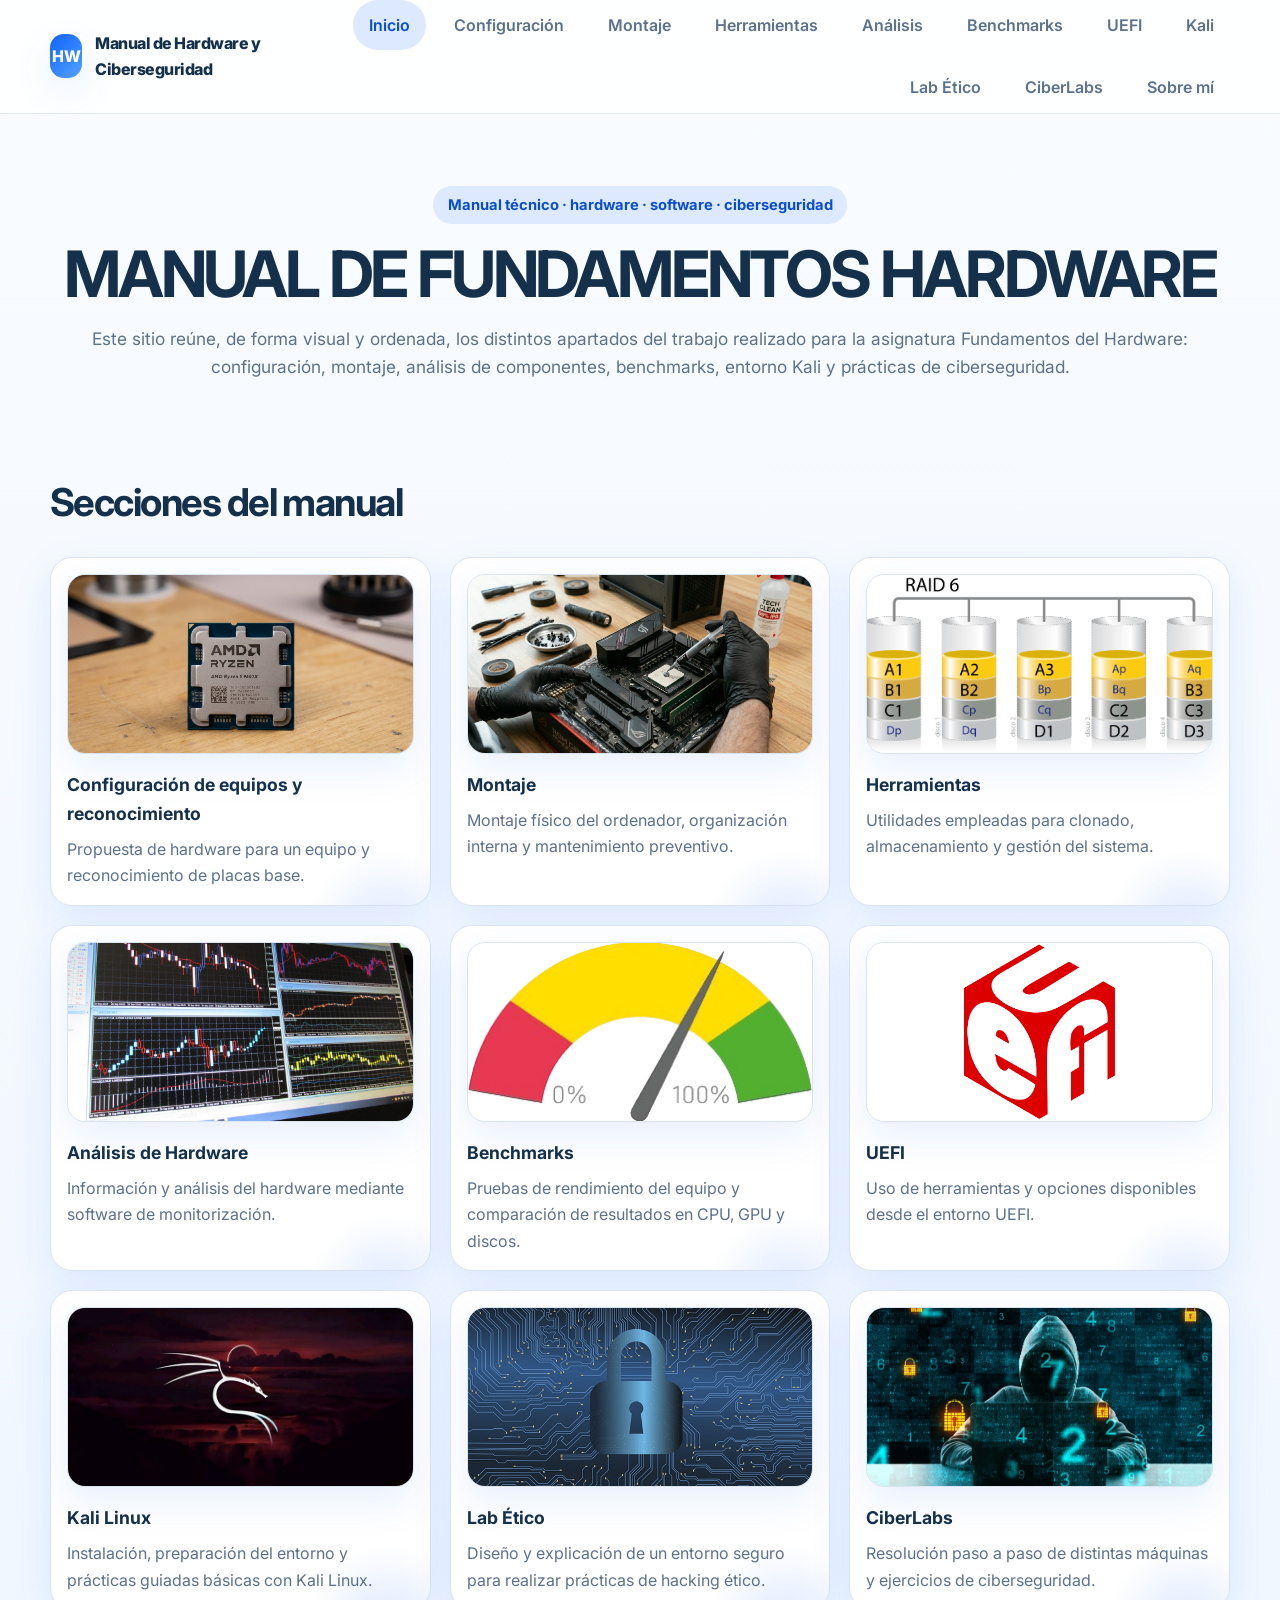
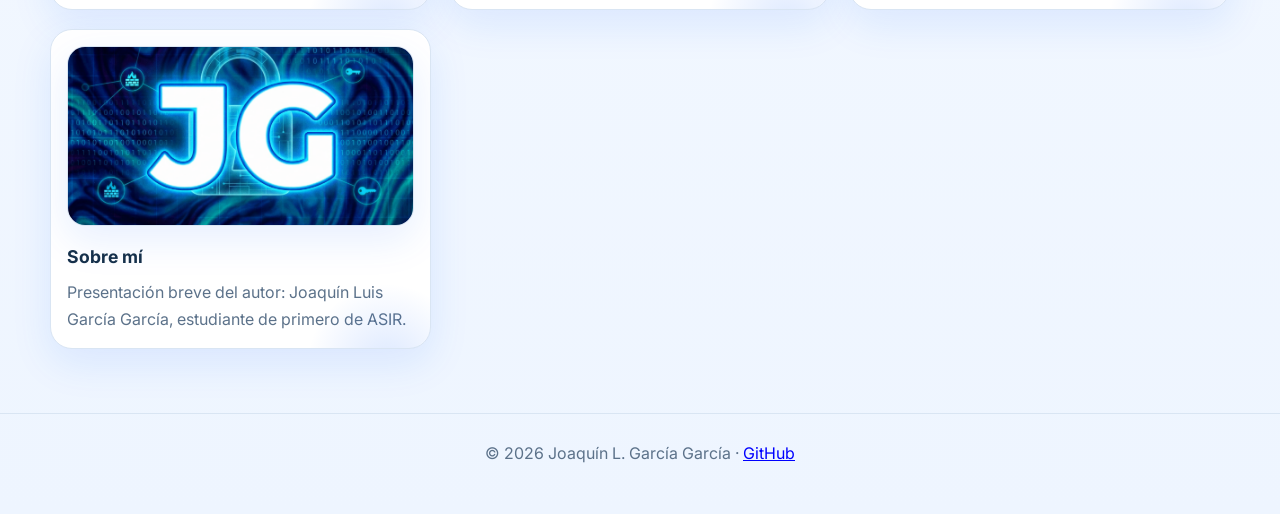
<file: index.html>
<!DOCTYPE html>
<html lang="es">
<head>
  <meta charset="UTF-8">
  <meta name="viewport" content="width=device-width, initial-scale=1.0">
  <title>Manual de Fundamentos Hardware</title>
  <meta name="description" content="Manual visual de hardware, software, benchmarks y ciberseguridad.">
  <link rel="icon" type="image/png" href="../img/1.png">
  <link rel="preconnect" href="https://fonts.googleapis.com">
  <link rel="preconnect" href="https://fonts.gstatic.com" crossorigin>
  <link href="https://fonts.googleapis.com/css2?family=Inter:wght@400;500;600;700;800&display=swap" rel="stylesheet">
  <link rel="stylesheet" href="styles.css">
</head>
<body>
  <header class="topbar">
    <div class="container nav">
      <a class="brand" href="index.html">
        <span class="brand-badge">HW</span>
        <span>Manual de Hardware y Ciberseguridad</span>
      </a>
      <nav class="nav-links">
        <a class="active" href="index.html">Inicio</a>
        <a href="pages/configuracion.html">Configuración</a>
        <a href="pages/montaje.html">Montaje</a>
        <a href="pages/herramientas.html">Herramientas</a>
        <a href="pages/analisis.html">Análisis</a>
        <a href="pages/benchmarks.html">Benchmarks</a>
        <a href="pages/uefi.html">UEFI</a>
        <a href="pages/kali.html">Kali</a>
        <a href="pages/lab-seguro.html">Lab Ético</a>
        <a href="pages/ciber-labs.html">CiberLabs</a>
        <a href="pages/sobre-mi.html">Sobre mí</a>
      </nav>
    </div>
  </header>

  <main>
    <section class="hero">
      <div class="container" style="text-align: center;">
        <span class="eyebrow">Manual técnico · hardware · software · ciberseguridad</span>
        <h1>MANUAL DE FUNDAMENTOS HARDWARE</h1>
        <p style="margin-left: auto; margin-right: auto;">
          Este sitio reúne, de forma visual y ordenada, los distintos apartados del trabajo realizado para la asignatura Fundamentos del Hardware: configuración, montaje, análisis de componentes, benchmarks, entorno Kali y prácticas de ciberseguridad.
        </p>
      </div>
    </section>

    <section class="section" id="indice">
      <div class="container">
        <div class="section-title">
          <div>
            <h2>Secciones del manual</h2>
          
          </div>
        </div>

        <div class="grid grid-3 cards-index">
          <a class="card" href="pages/configuracion.html">
            <span class="badge">1</span>
            <img src="../img/index/1.png" alt="Imagen de la sección Configuración">
            <h3>Configuración de equipos y reconocimiento</h3>
            <p>Propuesta de hardware para un equipo y reconocimiento de placas base.</p>
          </a>

          <a class="card" href="pages/montaje.html">
            <span class="badge">2</span>
            <img src="../img/index/2.png" alt="Imagen de la sección Montaje">
            <h3>Montaje</h3>
            <p>Montaje físico del ordenador, organización interna y mantenimiento preventivo.</p>
          </a>

          <a class="card" href="pages/herramientas.html">
            <span class="badge">3</span>
            <img src="../img/index/3.png" alt="Imagen de la sección Software">
            <h3>Herramientas</h3>
            <p>Utilidades empleadas para clonado, almacenamiento y gestión del sistema.</p>
          </a>

          <a class="card" href="pages/analisis.html">
            <span class="badge">4</span>
            <img src="../img/index/4.png" alt="Imagen de la sección Componentes">
            <h3>Análisis de Hardware</h3>
            <p>Información y análisis del hardware mediante software de monitorización.</p>
          </a>

          <a class="card" href="pages/benchmarks.html">
            <span class="badge">5</span>
            <img src="../img/index/5.png" alt="Imagen de la sección Benchmarks">
            <h3>Benchmarks</h3>
            <p>Pruebas de rendimiento del equipo y comparación de resultados en CPU, GPU y discos.</p>
          </a>

          <a class="card" href="pages/uefi.html">
            <span class="badge">6</span>
            <img src="../img/index/6.png" alt="Imagen de la sección UEFI">
            <h3>UEFI</h3>
            <p>Uso de herramientas y opciones disponibles desde el entorno UEFI.</p>
          </a>

          <a class="card" href="pages/kali.html">
            <span class="badge">7</span>
            <img src="../img/index/7.png" alt="Imagen de la sección Kali Linux">
            <h3>Kali Linux</h3>
            <p>Instalación, preparación del entorno y prácticas guiadas básicas con Kali Linux.</p>
          </a>

          <a class="card" href="pages/lab-seguro.html">
            <span class="badge">8</span>
            <img src="../img/index/8.png" alt="Imagen de la sección Lab Ético">
            <h3>Lab Ético</h3>
            <p>Diseño y explicación de un entorno seguro para realizar prácticas de hacking ético.</p>
          </a>

          <a class="card" href="pages/ciber-labs.html">
            <span class="badge">9</span>
            <img src="../img/index/9.png" alt="Imagen de la sección CiberLabs">
            <h3>CiberLabs</h3>
            <p>Resolución paso a paso de distintas máquinas y ejercicios de ciberseguridad.</p>
          </a>

          <a class="card" href="pages/sobre-mi.html">
            <span class="badge">10</span>
            <img src="../img/index/10.png" alt="Imagen de la sección Sobre mí">
            <h3>Sobre mí</h3>
            <p>Presentación breve del autor: Joaquín Luis García García, estudiante de primero de ASIR.</p>
          </a>
        </div>
      </div>
    </section>
  </main>

  <footer class="footer">
   <div class="container" style="text-align: center;">
  &copy; 2026 Joaquín L. García García · <a href="https://github.com/Joaquin7gg" target="_blank" rel="noopener noreferrer" style="color: blue; text-decoration: underline;">GitHub</a>
</div>
  </footer>
 
       
  </div>
</body>
</html>
</file>
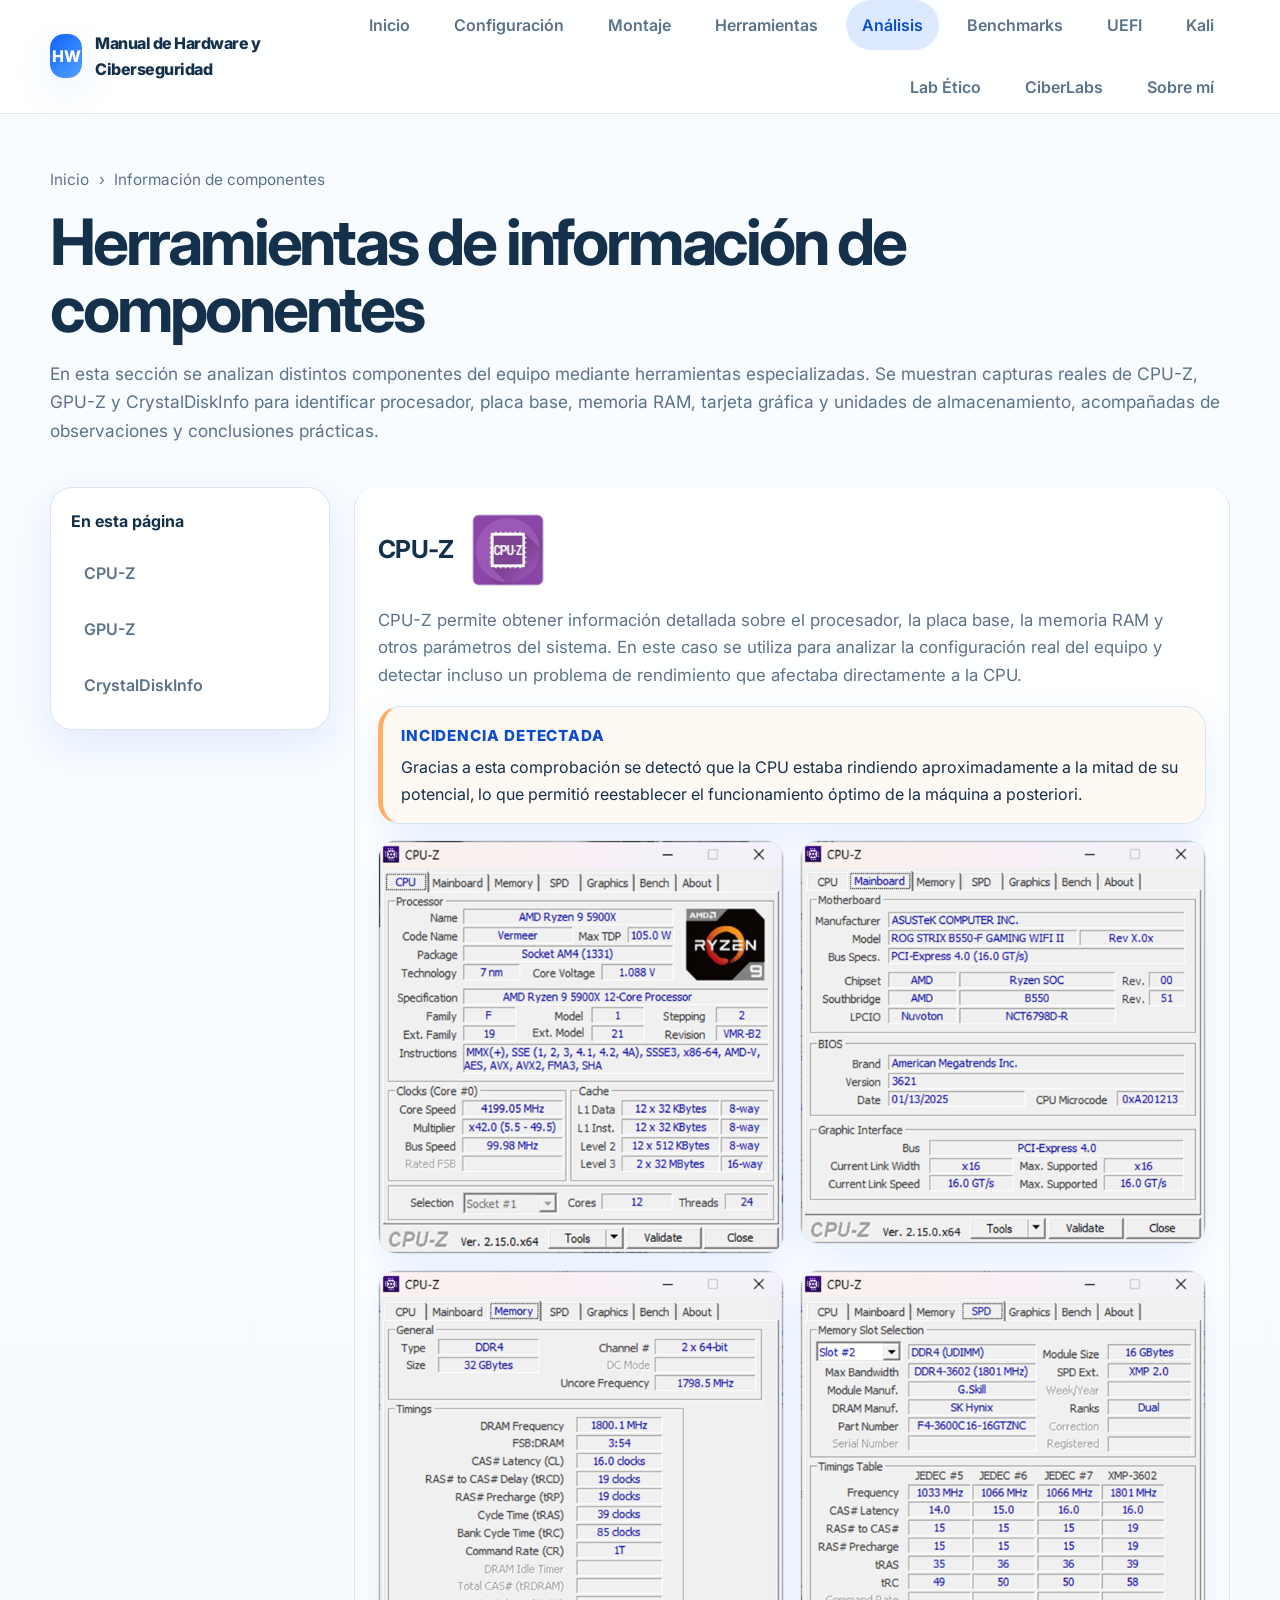
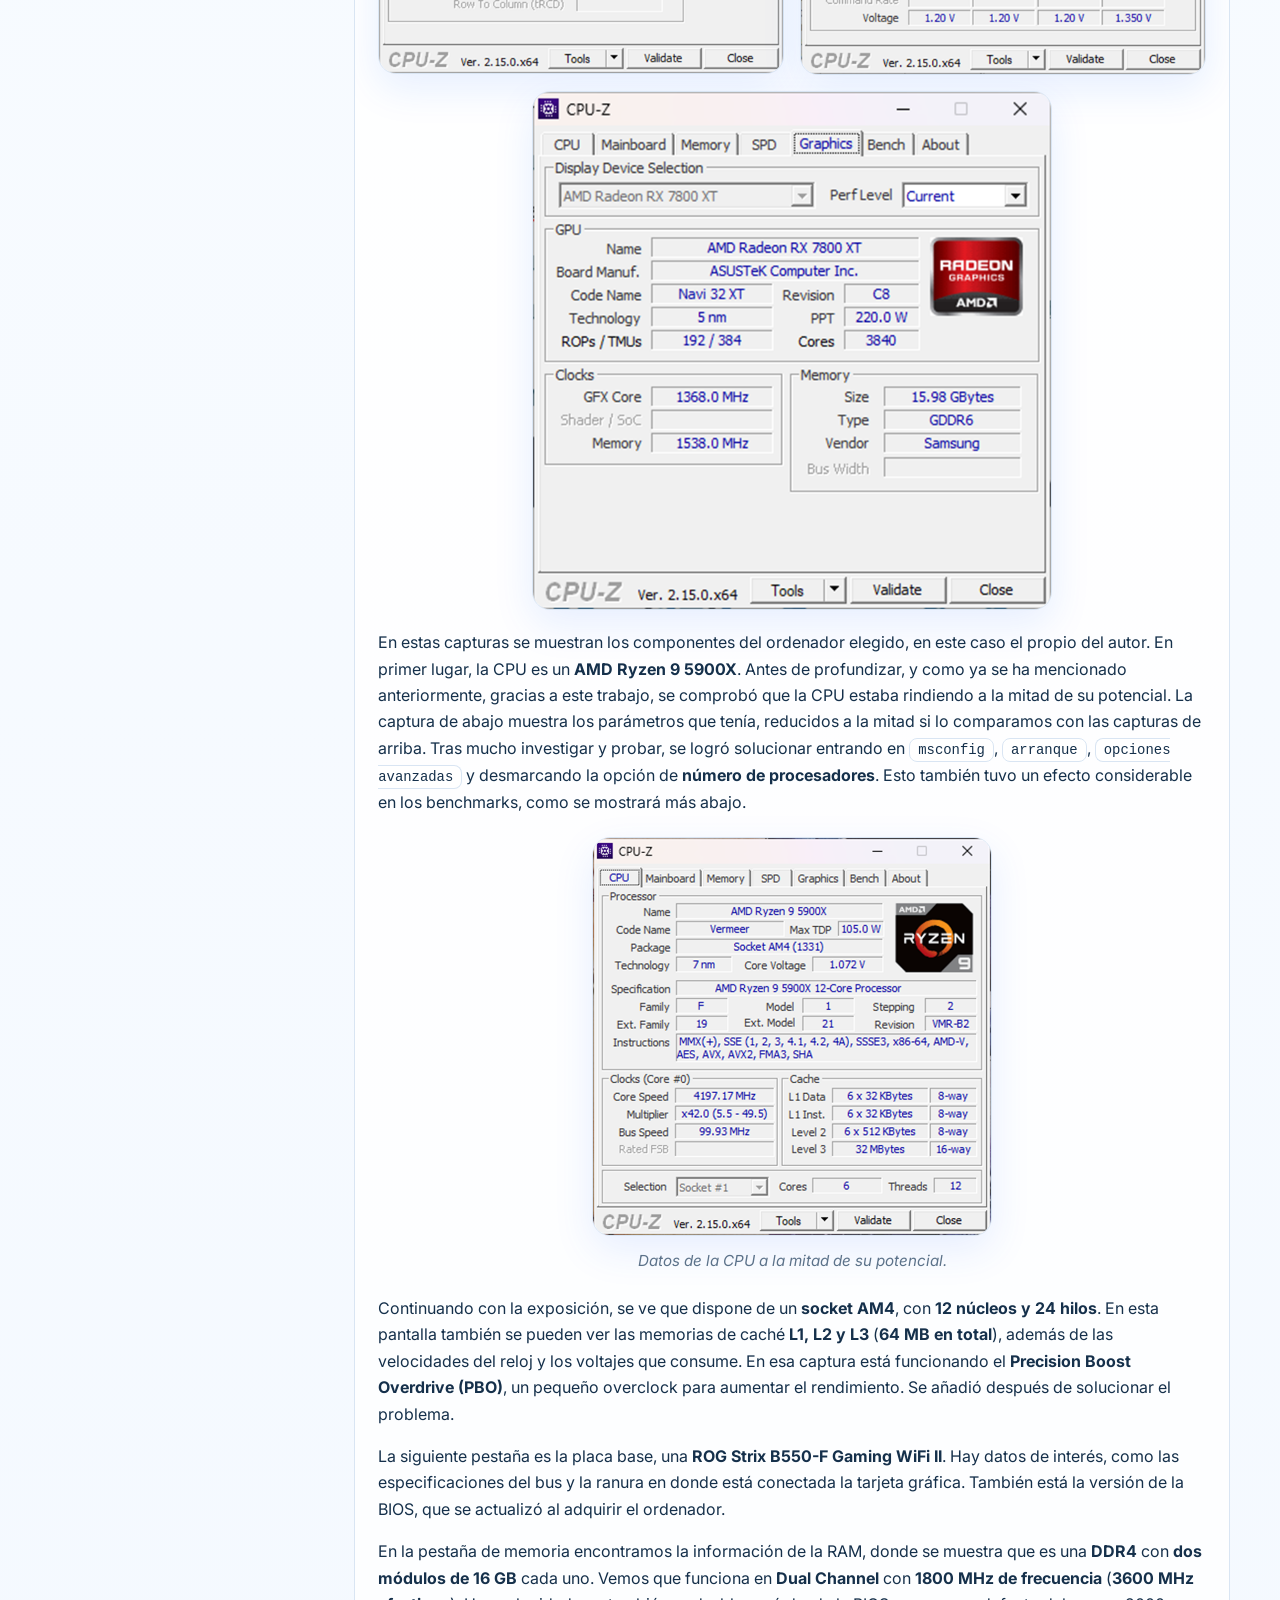
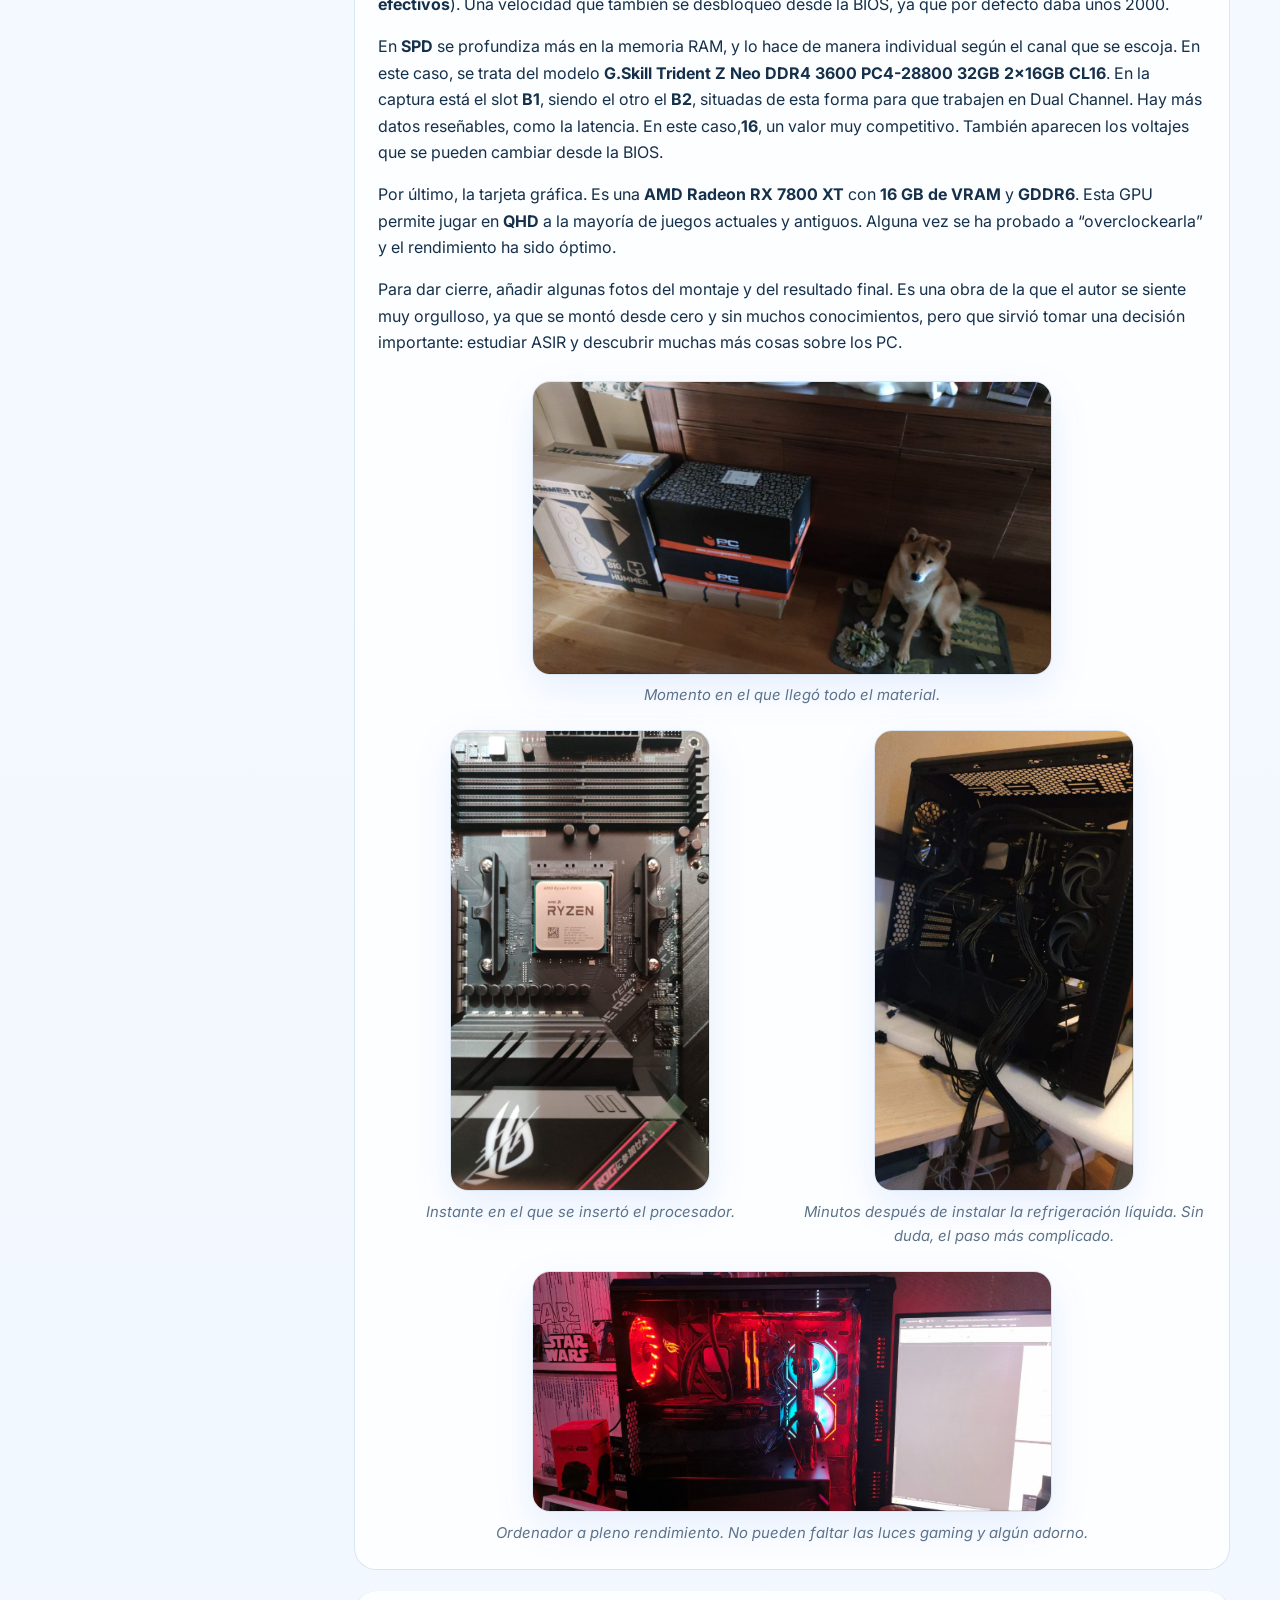
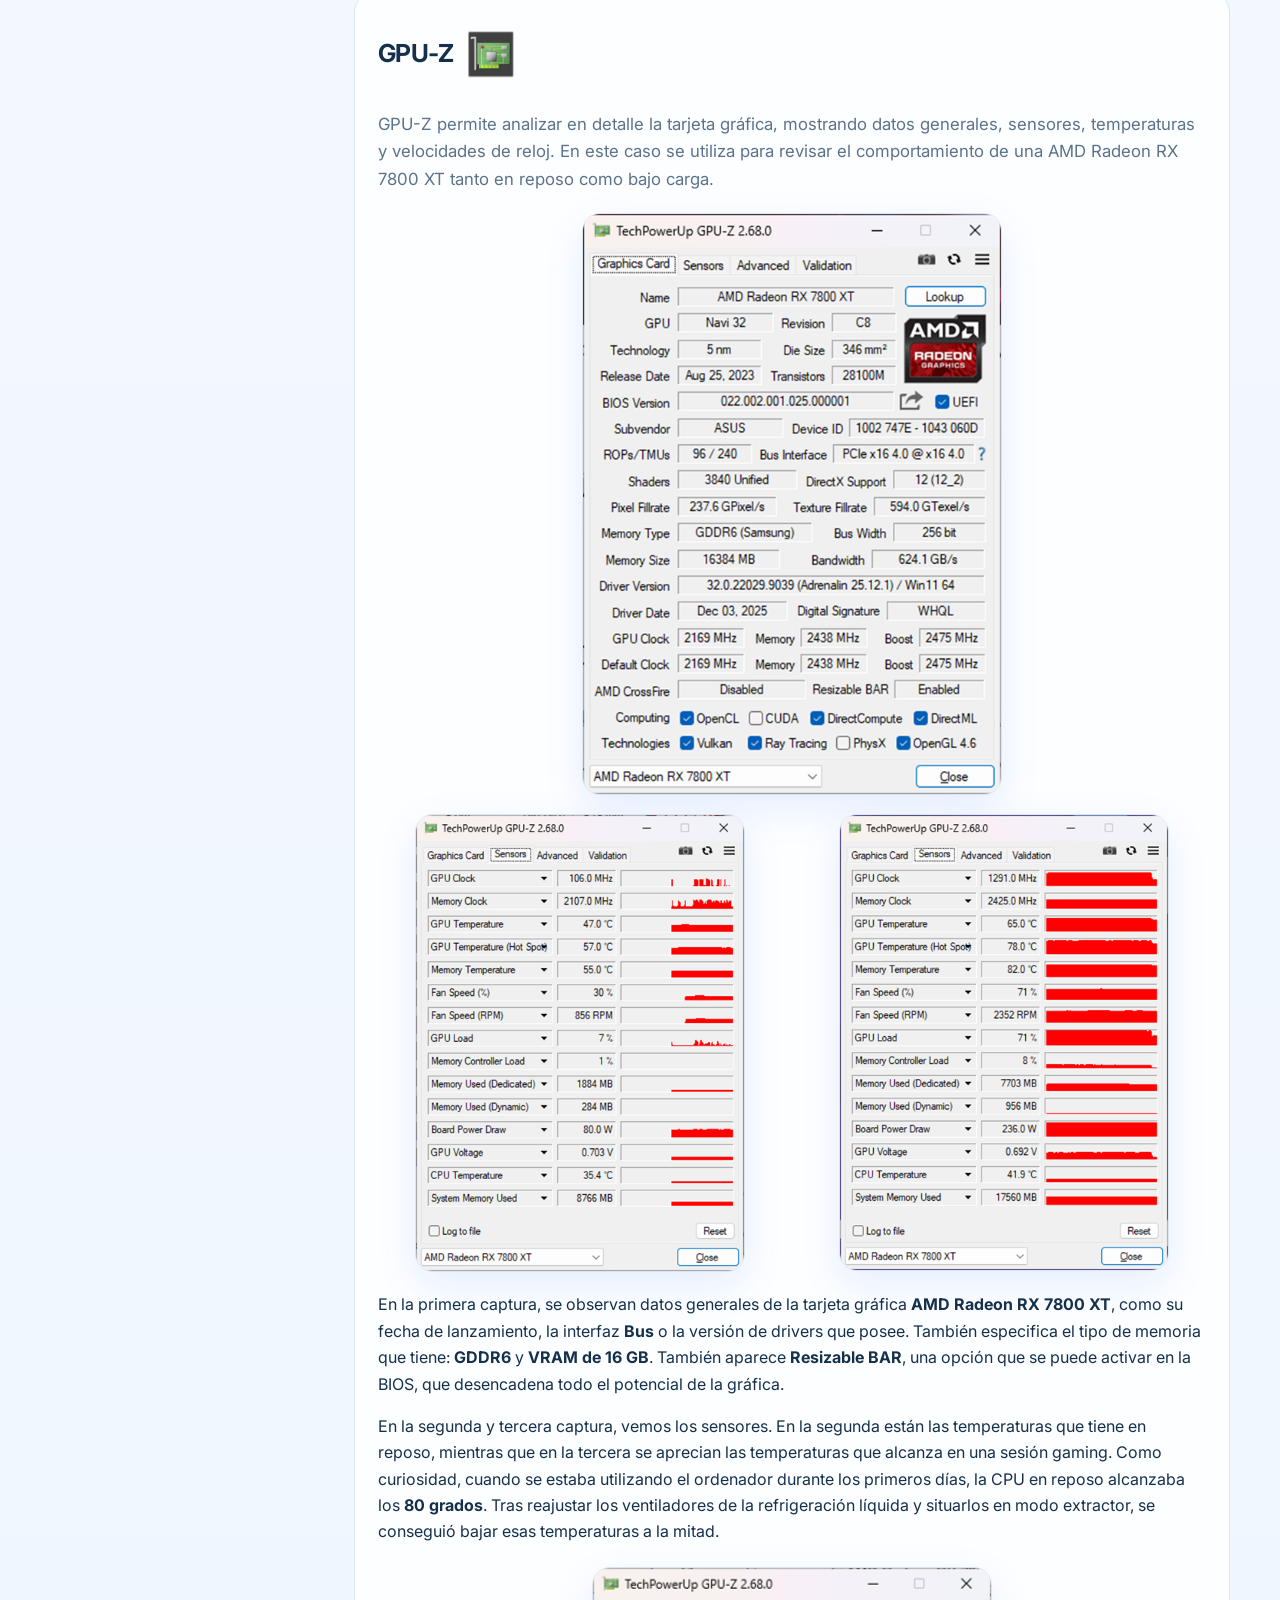
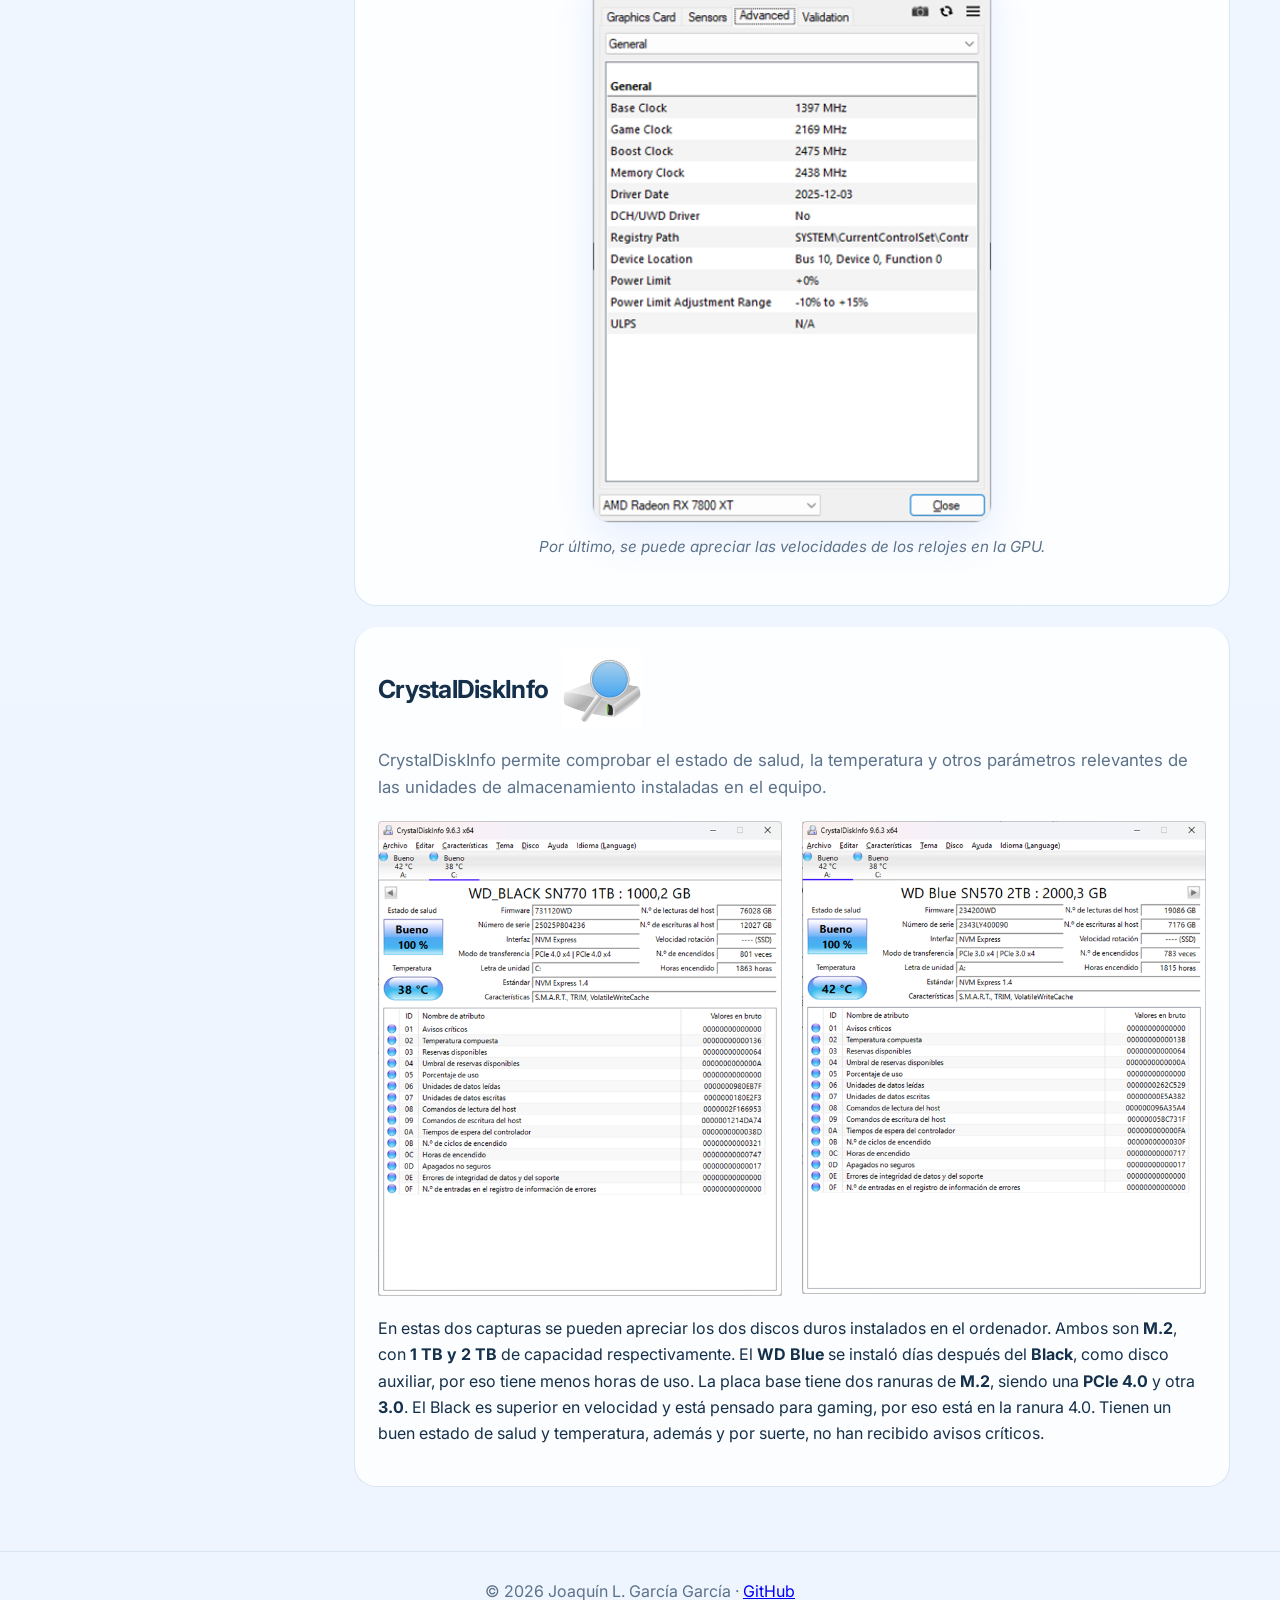
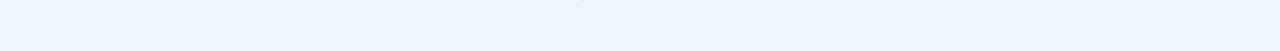
<file: pages/analisis.html>
<!DOCTYPE html>
<html lang="es">
<head>
  <meta charset="UTF-8">
  <meta name="viewport" content="width=device-width, initial-scale=1.0">
  <title>Información de componentes | Manual de Hardware</title>
  <meta name="description" content="Análisis de componentes del equipo con CPU-Z, GPU-Z y CrystalDiskInfo, acompañado de capturas y explicación técnica.">
  <link rel="icon" type="image/png" href="../img/1.png">
  <link rel="preconnect" href="https://fonts.googleapis.com">
  <link rel="preconnect" href="https://fonts.gstatic.com" crossorigin>
  <link href="https://fonts.googleapis.com/css2?family=Inter:wght@400;500;600;700;800&display=swap" rel="stylesheet">
  <link rel="stylesheet" href="../styles.css">
</head>
<body>
  <header class="topbar">
    <div class="container nav">
      <a class="brand" href="../index.html">
        <span class="brand-badge">HW</span>
        <span>Manual de Hardware y Ciberseguridad</span>
      </a>
<nav class="nav-links">
  <a href="../index.html">Inicio</a>
  <a href="configuracion.html">Configuración</a>
  <a href="montaje.html">Montaje</a>
  <a href="herramientas.html">Herramientas</a>
  <a class="active" href="analisis.html">Análisis</a>
  <a href="benchmarks.html">Benchmarks</a>
  <a href="uefi.html">UEFI</a>
  <a href="kali.html">Kali</a>
  <a href="lab-seguro.html">Lab Ético</a>
  <a href="ciber-labs.html">CiberLabs</a>
  <a href="sobre-mi.html">Sobre mí</a>
</nav>
    </div>
  </header>

  <main>
    <section class="page-hero">
      <div class="container">
        <div class="breadcrumbs">
          <a href="../index.html">Inicio</a>
          <span>›</span>
          <span>Información de componentes</span>
        </div>
      
        <h1>Herramientas de información de componentes</h1>
        <p>En esta sección se analizan distintos componentes del equipo mediante herramientas especializadas. Se muestran capturas reales de CPU-Z, GPU-Z y CrystalDiskInfo para identificar procesador, placa base, memoria RAM, tarjeta gráfica y unidades de almacenamiento, acompañadas de observaciones y conclusiones prácticas.</p>
      </div>
    </section>

    <div class="container page-layout">
      <aside class="toc">
        <h3>En esta página</h3>
        <ul>
          <li><a href="#cpuz">CPU-Z</a></li>
          <li><a href="#gpuz">GPU-Z</a></li>
          <li><a href="#crystal">CrystalDiskInfo</a></li>
        </ul>
      </aside>

      <div class="content">
        <section class="content-section" id="cpuz">
          
          <div class="section-title-with-logo">
            <h2>CPU-Z</h2>
            <img src="../img/inf/17.png" alt="Logo de CPU-Z" class="section-logo">
          </div>

          <p class="lead">CPU-Z permite obtener información detallada sobre el procesador, la placa base, la memoria RAM y otros parámetros del sistema. En este caso se utiliza para analizar la configuración real del equipo y detectar incluso un problema de rendimiento que afectaba directamente a la CPU.</p>

          <div class="warning-box">
            <p class="note-title">Incidencia detectada</p>
            <div>Gracias a esta comprobación se detectó que la CPU estaba rindiendo aproximadamente a la mitad de su potencial, lo que permitió reestablecer el funcionamiento óptimo de la máquina a posteriori.
            </div>
            </div>
        <div class="component-collage-block">
  <div class="component-collage">
    <img src="../img/inf/1.png" alt="Captura CPU-Z 1" class="component-collage-img">
    <img src="../img/inf/2.png" alt="Captura CPU-Z 2" class="component-collage-img">
    <img src="../img/inf/3.png" alt="Captura CPU-Z 3" class="component-collage-img">
    <img src="../img/inf/4.png" alt="Captura CPU-Z 4" class="component-collage-img">
    <img src="../img/inf/5.png" alt="Captura CPU-Z 5" class="component-collage-img component-collage-img-wide">
  </div>

  <div class="software-shot" style="margin-top: 1.2rem;">
    <p>En estas capturas se muestran los componentes del ordenador elegido, en este caso el propio del autor. En primer lugar, la CPU es un <strong>AMD Ryzen 9 5900X</strong>. Antes de profundizar, y como ya se ha mencionado anteriormente, gracias a este trabajo, se comprobó que la CPU estaba rindiendo a la mitad de su potencial. La captura de abajo muestra los parámetros que tenía, reducidos a la mitad si lo comparamos con las capturas de arriba. Tras mucho investigar y probar, se logró solucionar entrando en <span class="kbd">msconfig</span>, <span class="kbd">arranque</span>, <span class="kbd">opciones avanzadas</span> y desmarcando la opción de <strong>número de procesadores</strong>. Esto también tuvo un efecto considerable en los benchmarks, como se mostrará más abajo.</p>
  </div>
</div>
 <figure class="single-figure">
    <img src="../img/inf/6.png" alt="Datos de la CPU a la mitad de su potencial" class="single-figure-image" style="max-width: 400px;">
    <figcaption class="single-figure-caption">Datos de la CPU a la mitad de su potencial.</figcaption>
  </figure>

  <div class="software-shot">
    <p>Continuando con la exposición, se ve que dispone de un <strong>socket AM4</strong>, con <strong>12 núcleos y 24 hilos</strong>. En esta pantalla también se pueden ver las memorias de caché <strong>L1, L2 y L3</strong> (<strong>64 MB en total</strong>), además de las velocidades del reloj y los voltajes que consume. En esa captura está funcionando el <strong>Precision Boost Overdrive (PBO)</strong>, un pequeño overclock para aumentar el rendimiento. Se añadió después de solucionar el problema.</p>

    <p>La siguiente pestaña es la placa base, una <strong>ROG Strix B550-F Gaming WiFi II</strong>. Hay datos de interés, como las especificaciones del bus y la ranura en donde está conectada la tarjeta gráfica. También está la versión de la BIOS, que se actualizó al adquirir el ordenador.</p>

    <p>En la pestaña de memoria encontramos la información de la RAM, donde se muestra que es una <strong>DDR4</strong> con <strong>dos módulos de 16 GB</strong> cada uno. Vemos que funciona en <strong>Dual Channel</strong> con <strong>1800 MHz de frecuencia</strong> (<strong>3600 MHz efectivos</strong>). Una velocidad que también se desbloqueó desde la BIOS, ya que por defecto daba unos 2000.</p>

    <p>En <strong>SPD</strong> se profundiza más en la memoria RAM, y lo hace de manera individual según el canal que se escoja. En este caso, se trata del modelo <strong>G.Skill Trident Z Neo DDR4 3600 PC4-28800 32GB 2x16GB CL16</strong>. En la captura está el slot <strong>B1</strong>, siendo el otro el <strong>B2</strong>, situadas de esta forma para que trabajen en Dual Channel. Hay más datos reseñables, como la latencia. En este caso,<strong>16</strong>, un valor muy competitivo. También aparecen los voltajes que se pueden cambiar desde la BIOS.</p>

    <p>Por último, la tarjeta gráfica. Es una <strong>AMD Radeon RX 7800 XT</strong> con <strong>16 GB de VRAM</strong> y <strong>GDDR6</strong>. Esta GPU permite jugar en <strong>QHD</strong> a la mayoría de juegos actuales y antiguos. Alguna vez se ha probado a “overclockearla” y el rendimiento ha sido óptimo.</p>

    <p>Para dar cierre, añadir algunas fotos del montaje y del resultado final. Es una obra de la que el autor se siente muy orgulloso, ya que se montó desde cero y sin muchos conocimientos, pero que sirvió tomar una decisión importante: estudiar ASIR y descubrir muchas más cosas sobre los PC.</p>
  </div>

<div class="word-gallery">
  <figure class="word-gallery-top">
    <img src="../img/inf/7.png" alt="Momento en el que llegó todo el material" class="word-gallery-img">
    <figcaption class="word-gallery-caption">Momento en el que llegó todo el material.</figcaption>
  </figure>

  <div class="word-gallery-middle">
    <figure>
      <img src="../img/inf/8.png" alt="Instante en el que inserté el procesador" class="word-gallery-img">
      <figcaption class="word-gallery-caption">Instante en el que se insertó el procesador.</figcaption>
    </figure>

    <figure>
      <img src="../img/inf/9.png" alt="Minutos después de instalar la refrigeración líquida" class="word-gallery-img">
      <figcaption class="word-gallery-caption">Minutos después de instalar la refrigeración líquida. Sin duda, el paso más complicado.</figcaption>
    </figure>
  </div>

  <figure class="word-gallery-bottom">
    <img src="../img/inf/10.png" alt="Ordenador a pleno rendimiento" class="word-gallery-img">
    <figcaption class="word-gallery-caption">Ordenador a pleno rendimiento. No pueden faltar las luces gaming y algún adorno.</figcaption>
  </figure>
</div>
</section>

<section class="content-section" id="gpuz">
  
  <div class="section-title-with-logo">
    <h2>GPU-Z</h2>
    <img src="../img/inf/18.png" alt="Logo de GPU-Z" class="section-logo">
  </div>

  <p class="lead">GPU-Z permite analizar en detalle la tarjeta gráfica, mostrando datos generales, sensores, temperaturas y velocidades de reloj. En este caso se utiliza para revisar el comportamiento de una AMD Radeon RX 7800 XT tanto en reposo como bajo carga.</p>

  <div class="gpuz-gallery">
    <figure class="gpuz-gallery-top">
      <img src="../img/inf/11.png" alt="Datos generales de la tarjeta gráfica en GPU-Z" class="gpuz-gallery-img">
    </figure>

    <div class="gpuz-gallery-bottom">
      <figure>
        <img src="../img/inf/12.png" alt="Sensores de la GPU en reposo" class="gpuz-gallery-img">
      </figure>

      <figure>
        <img src="../img/inf/13.png" alt="Sensores de la GPU durante una sesión gaming" class="gpuz-gallery-img">
      </figure>
    </div>
  </div>

  <div class="software-shot" style="margin-top: 1.2rem;">
    <p>En la primera captura, se observan datos generales de la tarjeta gráfica <strong>AMD Radeon RX 7800 XT</strong>, como su fecha de lanzamiento, la interfaz <strong>Bus</strong> o la versión de drivers que posee. También especifica el tipo de memoria que tiene: <strong>GDDR6</strong> y <strong>VRAM de 16 GB</strong>. También aparece <strong>Resizable BAR</strong>, una opción que se puede activar en la BIOS, que desencadena todo el potencial de la gráfica.</p>

    <p>En la segunda y tercera captura, vemos los sensores. En la segunda están las temperaturas que tiene en reposo, mientras que en la tercera se aprecian las temperaturas que alcanza en una sesión gaming. Como curiosidad, cuando se estaba utilizando el ordenador durante los primeros días, la CPU en reposo alcanzaba los <strong>80 grados</strong>. Tras reajustar los ventiladores de la refrigeración líquida y situarlos en modo extractor, se conseguió bajar esas temperaturas a la mitad.</p>
  </div>

  <figure class="single-figure">
    <img src="../img/inf/14.png" alt="Velocidades de los relojes en la GPU" class="single-figure-image" style="max-width: 400px;">
    <figcaption class="single-figure-caption">Por último, se puede apreciar las velocidades de los relojes en la GPU.</figcaption>
  </figure>
</section>

<section class="content-section" id="crystal">
  
  <div class="section-title-with-logo">
    <h2>CrystalDiskInfo</h2>
    <img src="../img/inf/19.png" alt="Logo de CrystalDiskInfo" class="section-logo">
  </div>

  <p class="lead">CrystalDiskInfo permite comprobar el estado de salud, la temperatura y otros parámetros relevantes de las unidades de almacenamiento instaladas en el equipo.</p>

  <div class="crystal-gallery">
    <img src="../img/inf/15.png" alt="Primer disco analizado con CrystalDiskInfo" class="crystal-gallery-img">
    <img src="../img/inf/16.png" alt="Segundo disco analizado con CrystalDiskInfo" class="crystal-gallery-img">
  </div>

  <div class="software-shot" style="margin-top: 1.2rem;">
    <p>En estas dos capturas se pueden apreciar los dos discos duros instalados en el ordenador. Ambos son <strong>M.2</strong>, con <strong>1 TB y 2 TB</strong> de capacidad respectivamente. El <strong>WD Blue</strong> se instaló días después del <strong>Black</strong>, como disco auxiliar, por eso tiene menos horas de uso. La placa base tiene dos ranuras de <strong>M.2</strong>, siendo una <strong>PCIe 4.0</strong> y otra <strong>3.0</strong>. El Black es superior en velocidad y está pensado para gaming, por eso está en la ranura 4.0. Tienen un buen estado de salud y temperatura, además y por suerte, no han recibido avisos críticos.</p>
  </div>
</section>


      </div>
      
    </div>
  </main>

  <footer class="footer">
    <div class="container" style="text-align: center;">
  &copy; 2026 Joaquín L. García García · <a href="https://github.com/Joaquin7gg" target="_blank" rel="noopener noreferrer" style="color: blue; text-decoration: underline;">GitHub</a>
</div>
  </footer>
<div class="lightbox" id="lightbox">
  <span class="lightbox-close" id="lightbox-close">&times;</span>
  <img class="lightbox-content" id="lightbox-img" alt="">
</div>

<script>
window.addEventListener("load", function () {
  const lightbox = document.getElementById("lightbox");
  const lightboxImg = document.getElementById("lightbox-img");
  const closeBtn = document.getElementById("lightbox-close");

  if (!lightbox || !lightboxImg || !closeBtn) return;

  const images = document.querySelectorAll("main img:not(.section-logo)");

  images.forEach((img) => {
    img.classList.add("clickable-image");

    img.addEventListener("click", function (e) {
      e.preventDefault();
      e.stopPropagation();
      lightboxImg.src = this.dataset.full || this.src;
      lightboxImg.alt = this.alt || "";
      lightbox.classList.add("show");
    });
  });

  closeBtn.addEventListener("click", function () {
    lightbox.classList.remove("show");
  });

  lightbox.addEventListener("click", function (e) {
    if (e.target === lightbox) {
      lightbox.classList.remove("show");
    }
  });

  document.addEventListener("keydown", function (e) {
    if (e.key === "Escape") {
      lightbox.classList.remove("show");
    }
  });
});
</script>
</body>
</html>
</file>
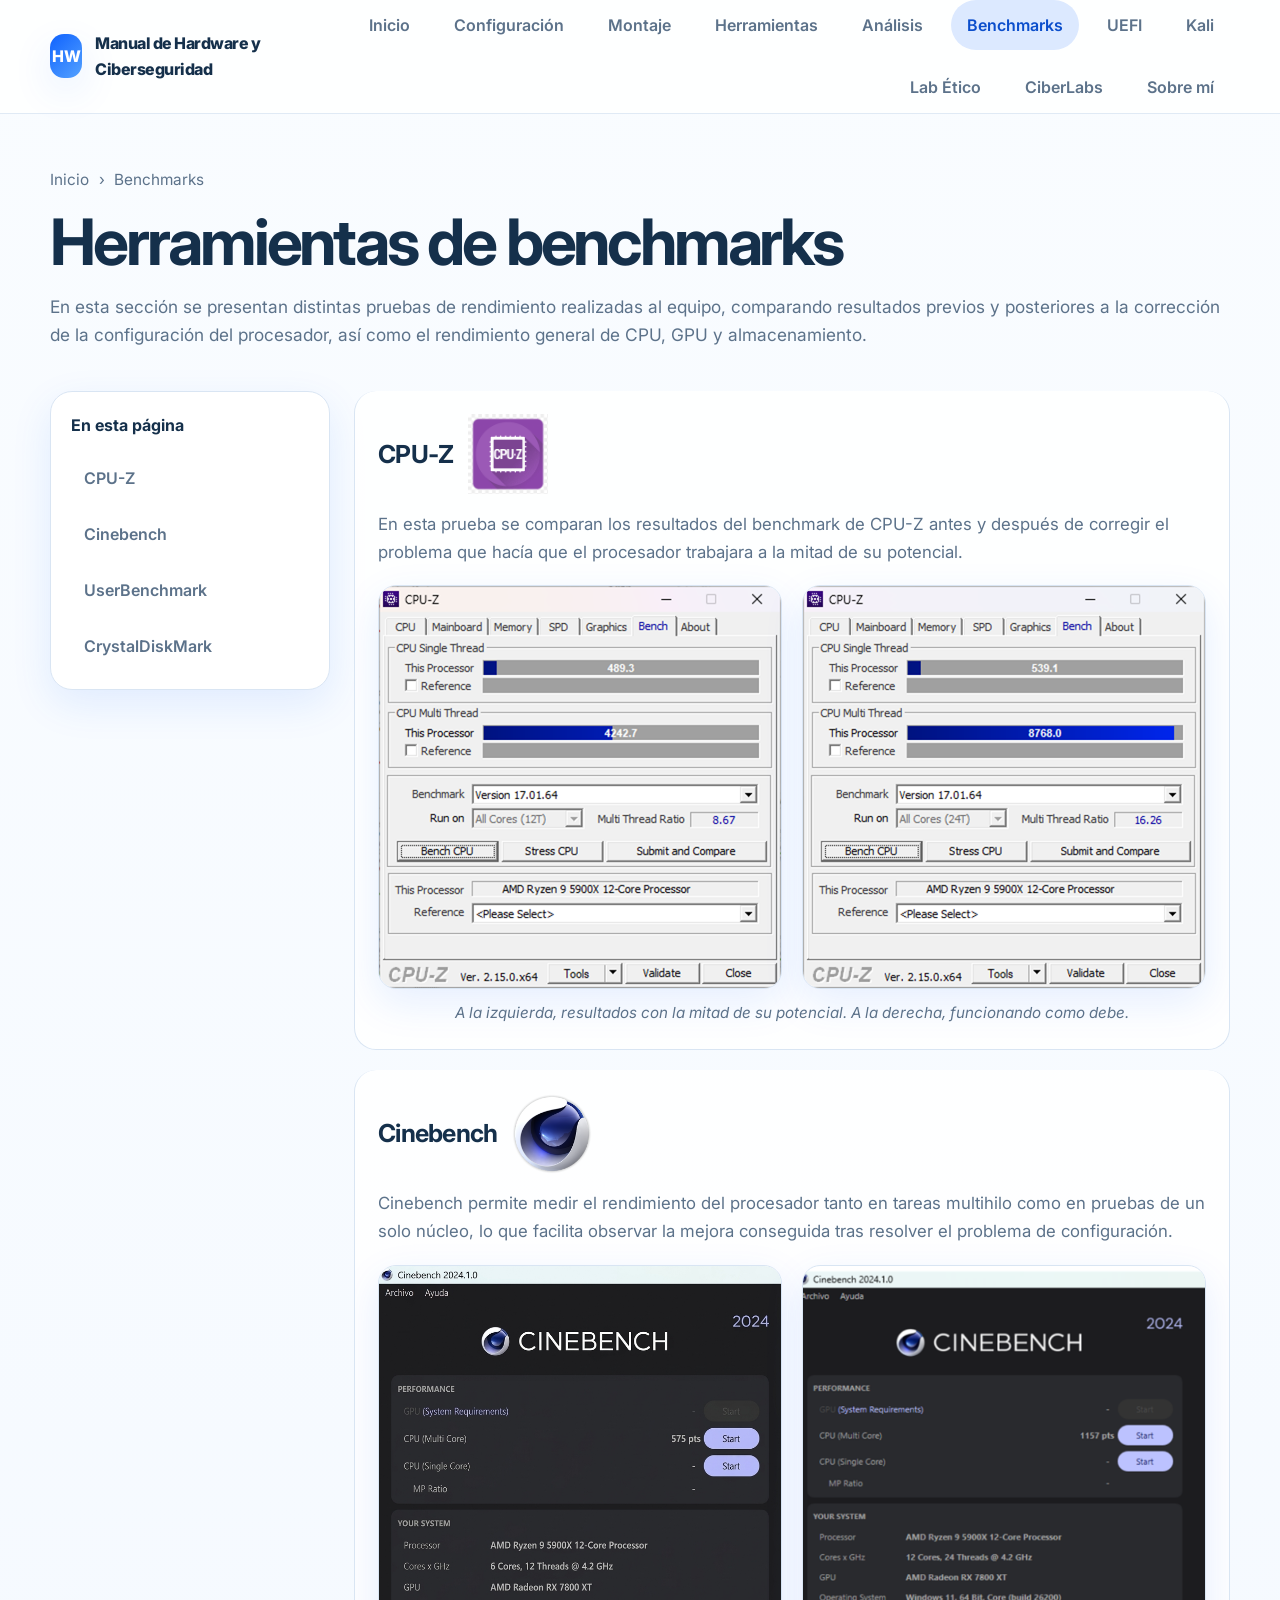
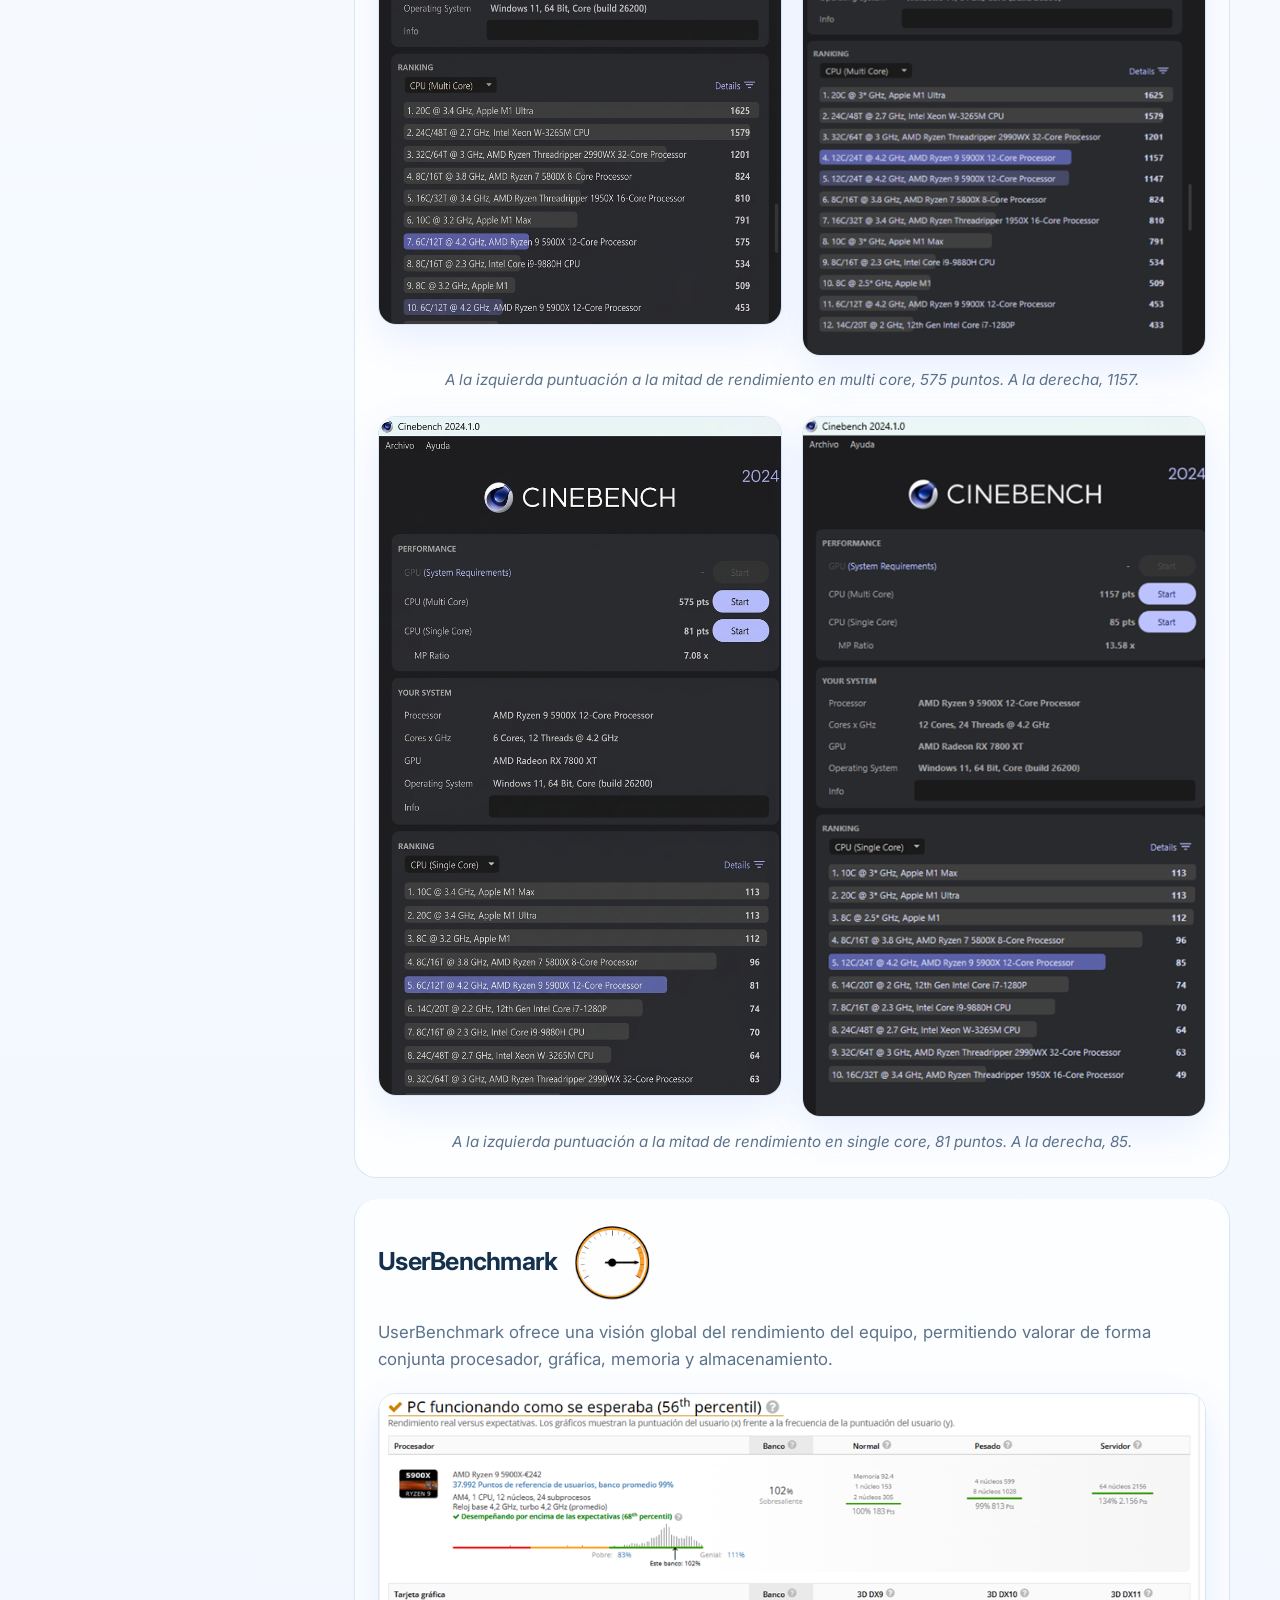
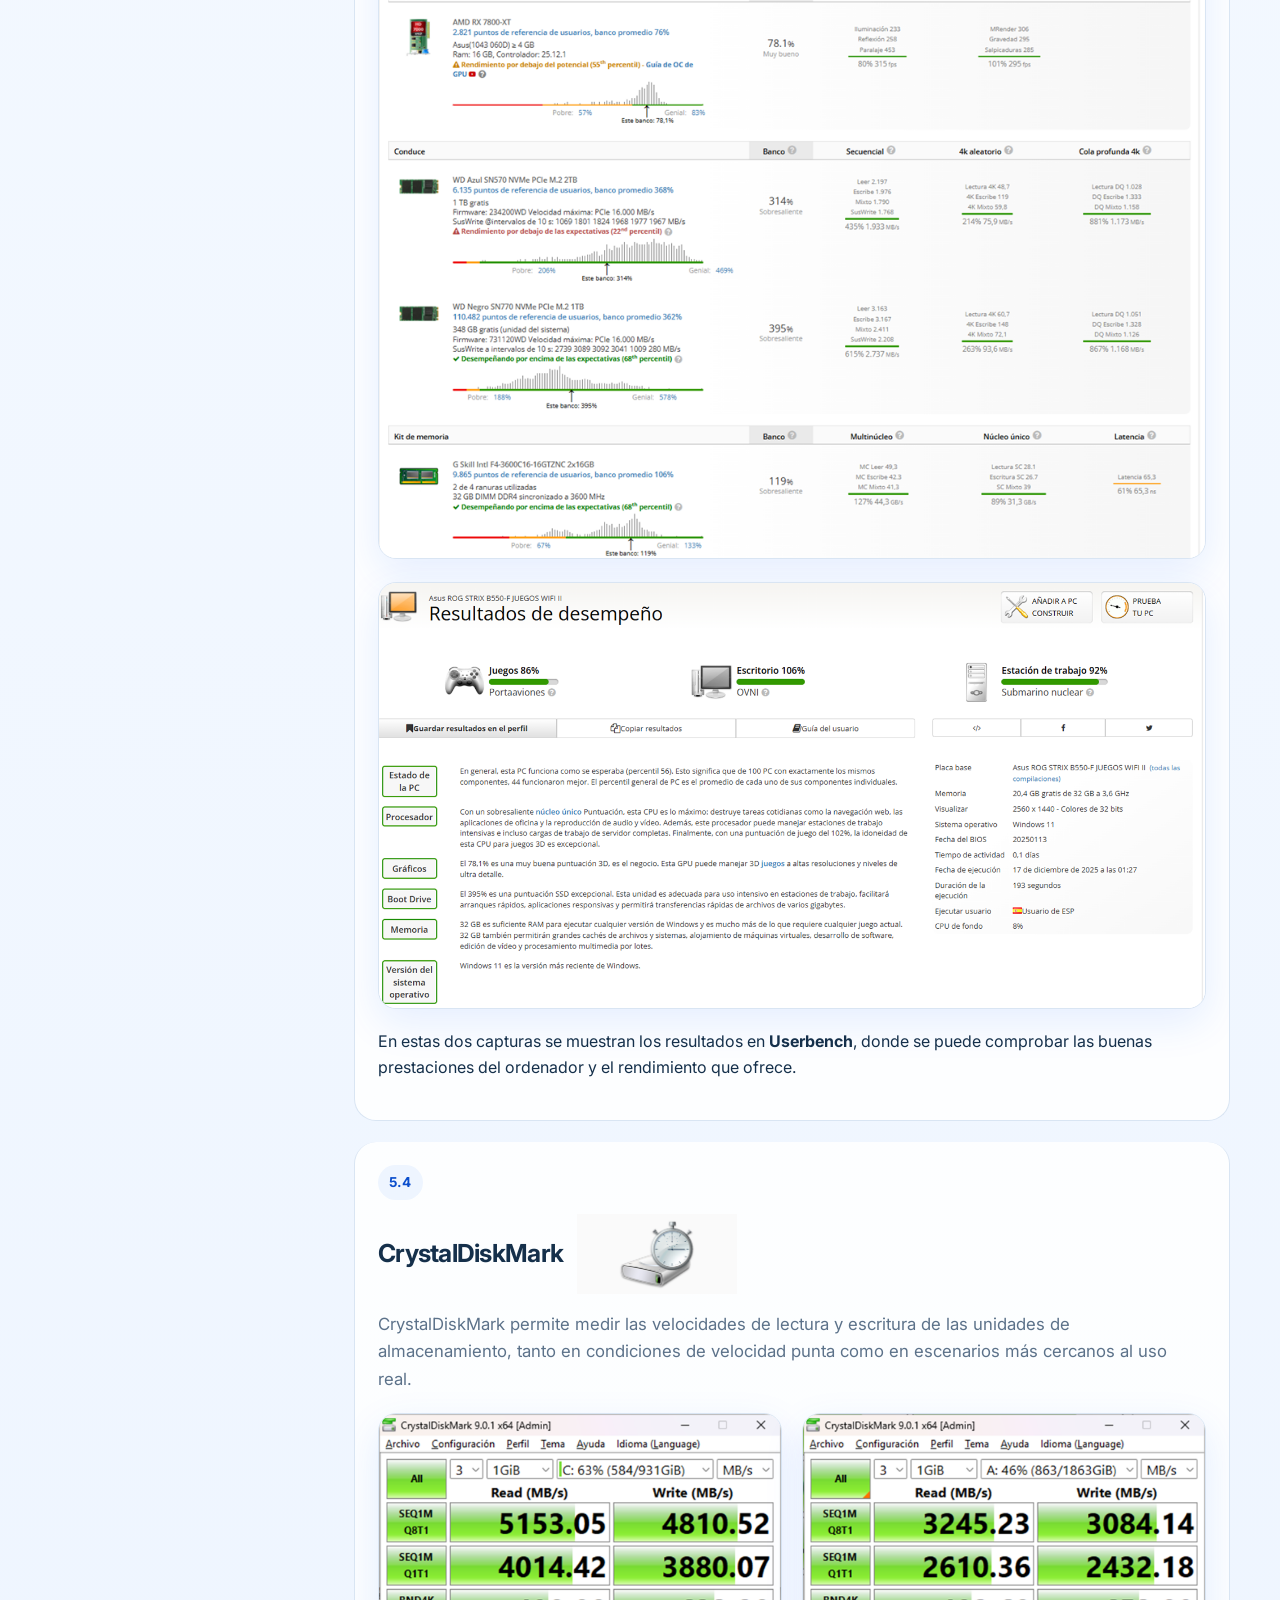
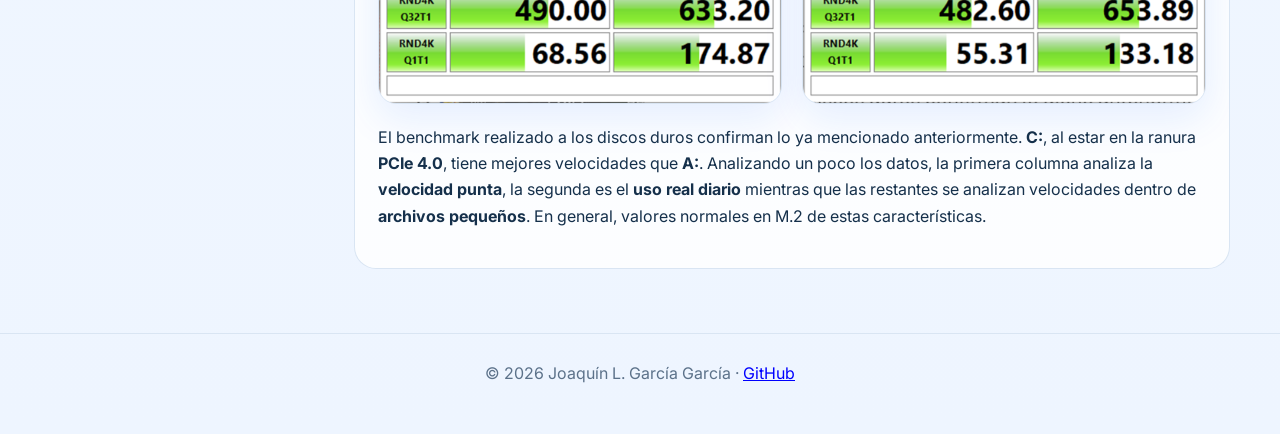
<file: pages/benchmarks.html>
<!DOCTYPE html>
<html lang="es">
<head>
  <meta charset="UTF-8">
  <meta name="viewport" content="width=device-width, initial-scale=1.0">
  <title>Benchmarks | Manual de Hardware</title>
  <meta name="description" content="Resultados de benchmarks del equipo con CPU-Z, Cinebench, UserBenchmark y CrystalDiskMark.">
  <link rel="icon" type="image/png" href="../img/1.png">
  <link rel="preconnect" href="https://fonts.googleapis.com">
  <link rel="preconnect" href="https://fonts.gstatic.com" crossorigin>
  <link href="https://fonts.googleapis.com/css2?family=Inter:wght@400;500;600;700;800&display=swap" rel="stylesheet">
  <link rel="stylesheet" href="../styles.css">
</head>
<body>
  <header class="topbar">
    <div class="container nav">
      <a class="brand" href="../index.html">
        <span class="brand-badge">HW</span>
        <span>Manual de Hardware y Ciberseguridad</span>
      </a>
<nav class="nav-links">
  <a href="../index.html">Inicio</a>
  <a href="configuracion.html">Configuración</a>
  <a href="montaje.html">Montaje</a>
  <a href="herramientas.html">Herramientas</a>
  <a href="analisis.html">Análisis</a>
  <a class="active" href="benchmarks.html">Benchmarks</a>
  <a href="uefi.html">UEFI</a>
  <a href="kali.html">Kali</a>
  <a href="lab-seguro.html">Lab Ético</a>
  <a href="ciber-labs.html">CiberLabs</a>
  <a href="sobre-mi.html">Sobre mí</a>
</nav>
    </div>
  </header>

  <main>
    <section class="page-hero">
      <div class="container">
        <div class="breadcrumbs">
          <a href="../index.html">Inicio</a>
          <span>›</span>
          <span>Benchmarks</span>
        </div>
        
        <h1>Herramientas de benchmarks</h1>
        <p>En esta sección se presentan distintas pruebas de rendimiento realizadas al equipo, comparando resultados previos y posteriores a la corrección de la configuración del procesador, así como el rendimiento general de CPU, GPU y almacenamiento.</p>
      </div>
    </section>

    <div class="container page-layout">
      <aside class="toc">
        <h3>En esta página</h3>
        <ul>
          <li><a href="#cpuzbench">CPU-Z</a></li>
          <li><a href="#cinebench">Cinebench</a></li>
          <li><a href="#userbenchmark">UserBenchmark</a></li>
          <li><a href="#diskmark">CrystalDiskMark</a></li>
        </ul>
      </aside>

      <div class="content">
        <section class="content-section" id="cpuzbench">
          
          <div class="section-title-with-logo">
            <h2>CPU-Z</h2>
            <img src="../img/bench/11.png" alt="Logo de CPU-Z" class="section-logo">
          </div>

          <p class="lead">En esta prueba se comparan los resultados del benchmark de CPU-Z antes y después de corregir el problema que hacía que el procesador trabajara a la mitad de su potencial.</p>

          <div class="benchmark-pair">
            <img src="../img/bench/1.png" alt="Benchmark CPU-Z con la CPU a mitad de rendimiento" class="benchmark-pair-img">
            <img src="../img/bench/2.png" alt="Benchmark CPU-Z con la CPU funcionando correctamente" class="benchmark-pair-img">
          </div>
          <div class="benchmark-caption">A la izquierda, resultados con la mitad de su potencial. A la derecha, funcionando como debe.</div>
        </section>

        <section class="content-section" id="cinebench">
          
          <div class="section-title-with-logo">
            <h2>Cinebench</h2>
            <img src="../img/bench/12.png" alt="Logo de Cinebench" class="section-logo">
          </div>

          <p class="lead">Cinebench permite medir el rendimiento del procesador tanto en tareas multihilo como en pruebas de un solo núcleo, lo que facilita observar la mejora conseguida tras resolver el problema de configuración.</p>

          <div class="benchmark-pair">
            <img src="../img/bench/3.png" alt="Cinebench multi core con rendimiento reducido" class="benchmark-pair-img">
            <img src="../img/bench/4.png" alt="Cinebench multi core con rendimiento correcto" class="benchmark-pair-img">
          </div>
          <div class="benchmark-caption">A la izquierda puntuación a la mitad de rendimiento en multi core, 575 puntos. A la derecha, 1157.</div>

          <div class="benchmark-pair" style="margin-top: 1.5rem;">
            <img src="../img/bench/5.png" alt="Cinebench single core con rendimiento reducido" class="benchmark-pair-img">
            <img src="../img/bench/6.png" alt="Cinebench single core con rendimiento correcto" class="benchmark-pair-img">
          </div>
          <div class="benchmark-caption">A la izquierda puntuación a la mitad de rendimiento en single core, 81 puntos. A la derecha, 85.</div>
        </section>

        <section class="content-section" id="userbenchmark">
          
          <div class="section-title-with-logo">
            <h2>UserBenchmark</h2>
            <img src="../img/bench/13.png" alt="Logo de UserBenchmark" class="section-logo">
          </div>

          <p class="lead">UserBenchmark ofrece una visión global del rendimiento del equipo, permitiendo valorar de forma conjunta procesador, gráfica, memoria y almacenamiento.</p>

<div class="benchmark-stack">
  <img src="../img/bench/7.png" alt="Primer resultado de UserBenchmark" class="benchmark-stack-img">
  <img src="../img/bench/8.png" alt="Segundo resultado de UserBenchmark" class="benchmark-stack-img">
</div>

          <div class="software-shot" style="margin-top: 1.2rem;">
            <p>En estas dos capturas se muestran los resultados en <strong>Userbench</strong>, donde se puede comprobar las buenas prestaciones del ordenador y el rendimiento que ofrece.</p>
          </div>
        </section>

        <section class="content-section" id="diskmark">
          <span class="badge">5.4</span>
          <div class="section-title-with-logo">
            <h2>CrystalDiskMark</h2>
            <img src="../img/bench/14.png" alt="Logo de CrystalDiskMark" class="section-logo">
          </div>

          <p class="lead">CrystalDiskMark permite medir las velocidades de lectura y escritura de las unidades de almacenamiento, tanto en condiciones de velocidad punta como en escenarios más cercanos al uso real.</p>

          <div class="benchmark-pair benchmark-pair-large">
            <img src="../img/bench/9.png" alt="Primer resultado de CrystalDiskMark" class="benchmark-pair-img">
            <img src="../img/bench/10.png" alt="Segundo resultado de CrystalDiskMark" class="benchmark-pair-img">
          </div>

          <div class="software-shot" style="margin-top: 1.2rem;">
            <p>El benchmark realizado a los discos duros confirman lo ya mencionado anteriormente. <strong>C:</strong>, al estar en la ranura <strong>PCIe 4.0</strong>, tiene mejores velocidades que <strong>A:</strong>. Analizando un poco los datos, la primera columna analiza la <strong>velocidad punta</strong>, la segunda es el <strong>uso real diario</strong> mientras que las restantes se analizan velocidades dentro de <strong>archivos pequeños</strong>. En general, valores normales en M.2 de estas características.</p>
          </div>
        </section>
      </div>
    </div>
  </main>

  <footer class="footer">
    <div class="container" style="text-align: center;">
  &copy; 2026 Joaquín L. García García · <a href="https://github.com/Joaquin7gg" target="_blank" rel="noopener noreferrer" style="color: blue; text-decoration: underline;">GitHub</a>
</div>
  </footer>
<div id="lightbox" class="lightbox">
  <span class="lightbox-close" id="lightbox-close">&times;</span>
  <img id="lightbox-img" class="lightbox-content" alt="Imagen ampliada">
</div>

<script>
window.addEventListener("load", function () {
  const lightbox = document.getElementById("lightbox");
  const lightboxImg = document.getElementById("lightbox-img");
  const closeBtn = document.getElementById("lightbox-close");

  if (!lightbox || !lightboxImg || !closeBtn) return;

  const images = document.querySelectorAll(
    "main img:not(.section-logo):not(.section-cover img)"
  );

  images.forEach((img) => {
    img.classList.add("clickable-image");
    img.addEventListener("click", function (e) {
      e.preventDefault();
      e.stopPropagation();
      lightboxImg.src = this.src;
      lightboxImg.alt = this.alt || "";
      lightbox.classList.add("show");
    });
  });

  closeBtn.addEventListener("click", function () {
    lightbox.classList.remove("show");
  });

  lightbox.addEventListener("click", function (e) {
    if (e.target === lightbox) {
      lightbox.classList.remove("show");
    }
  });

  document.addEventListener("keydown", function (e) {
    if (e.key === "Escape") {
      lightbox.classList.remove("show");
    }
  });
});
</script>
</body>
</html>
</file>
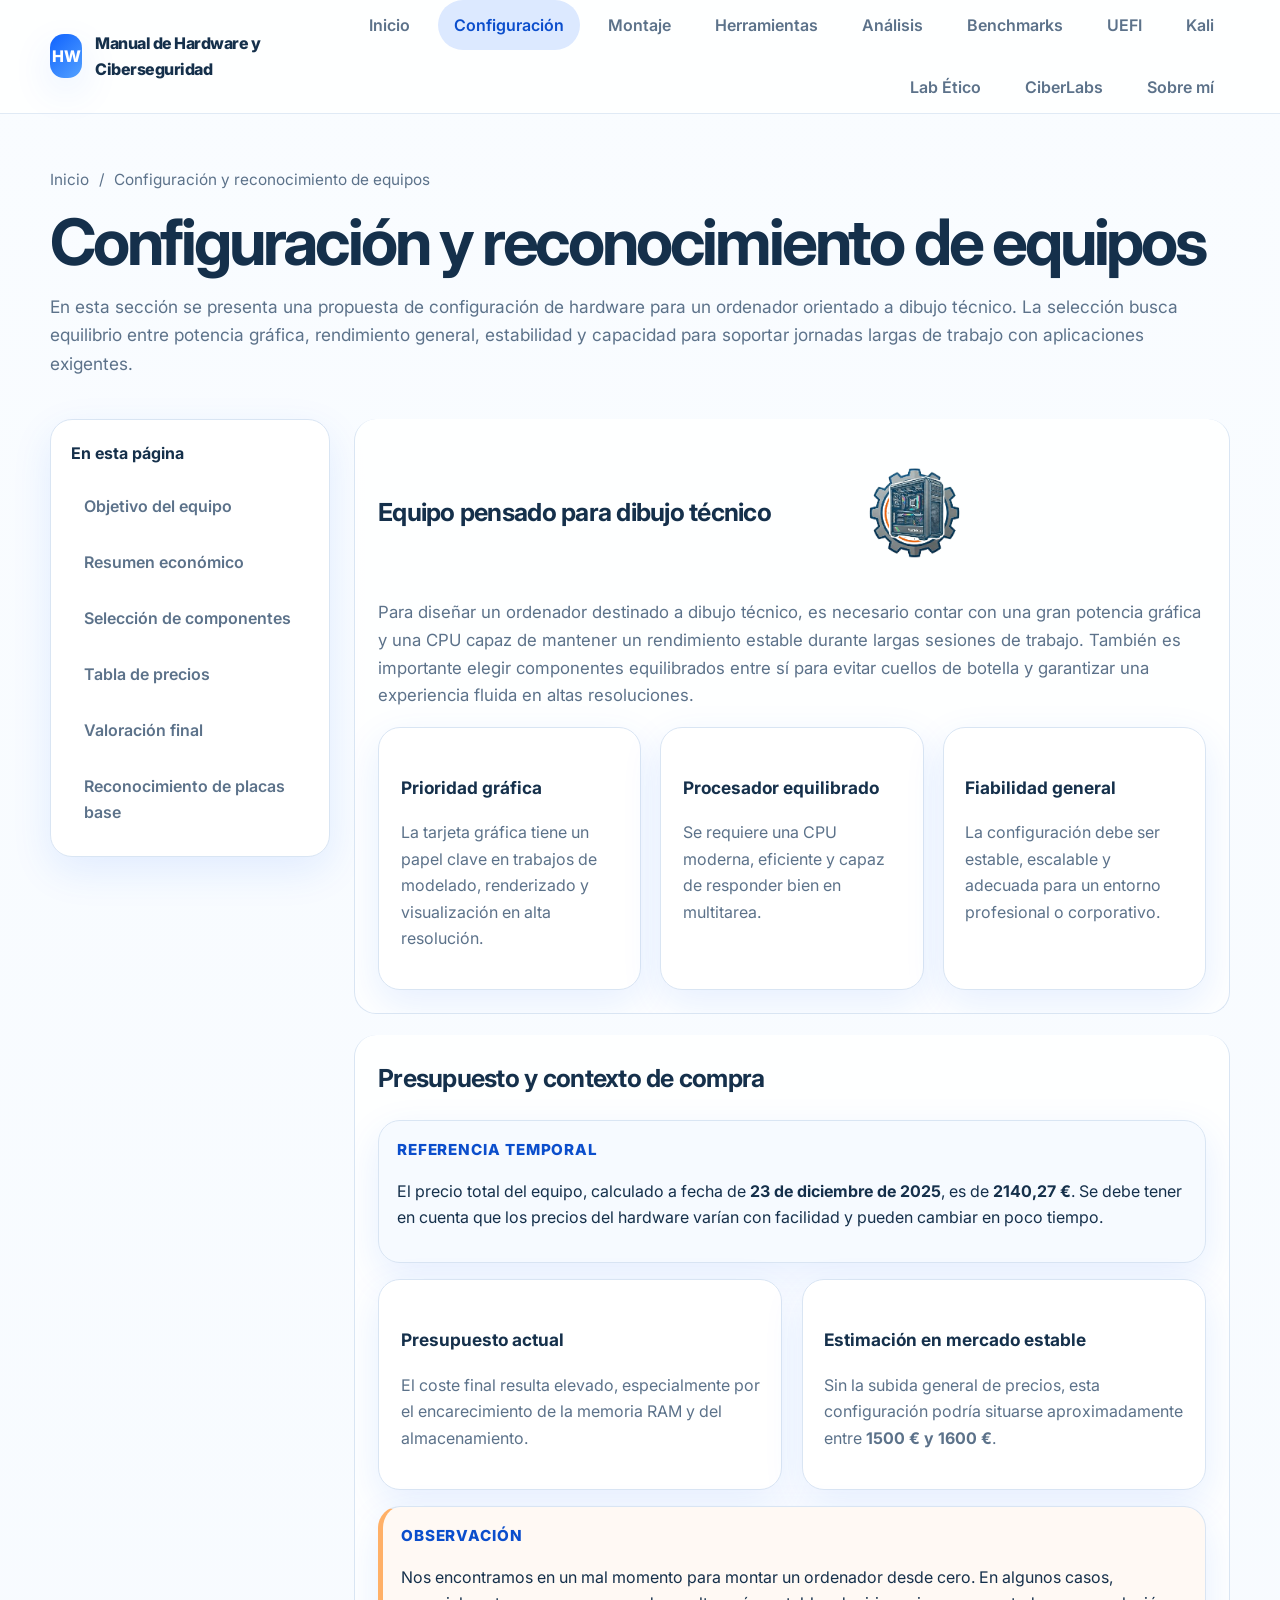
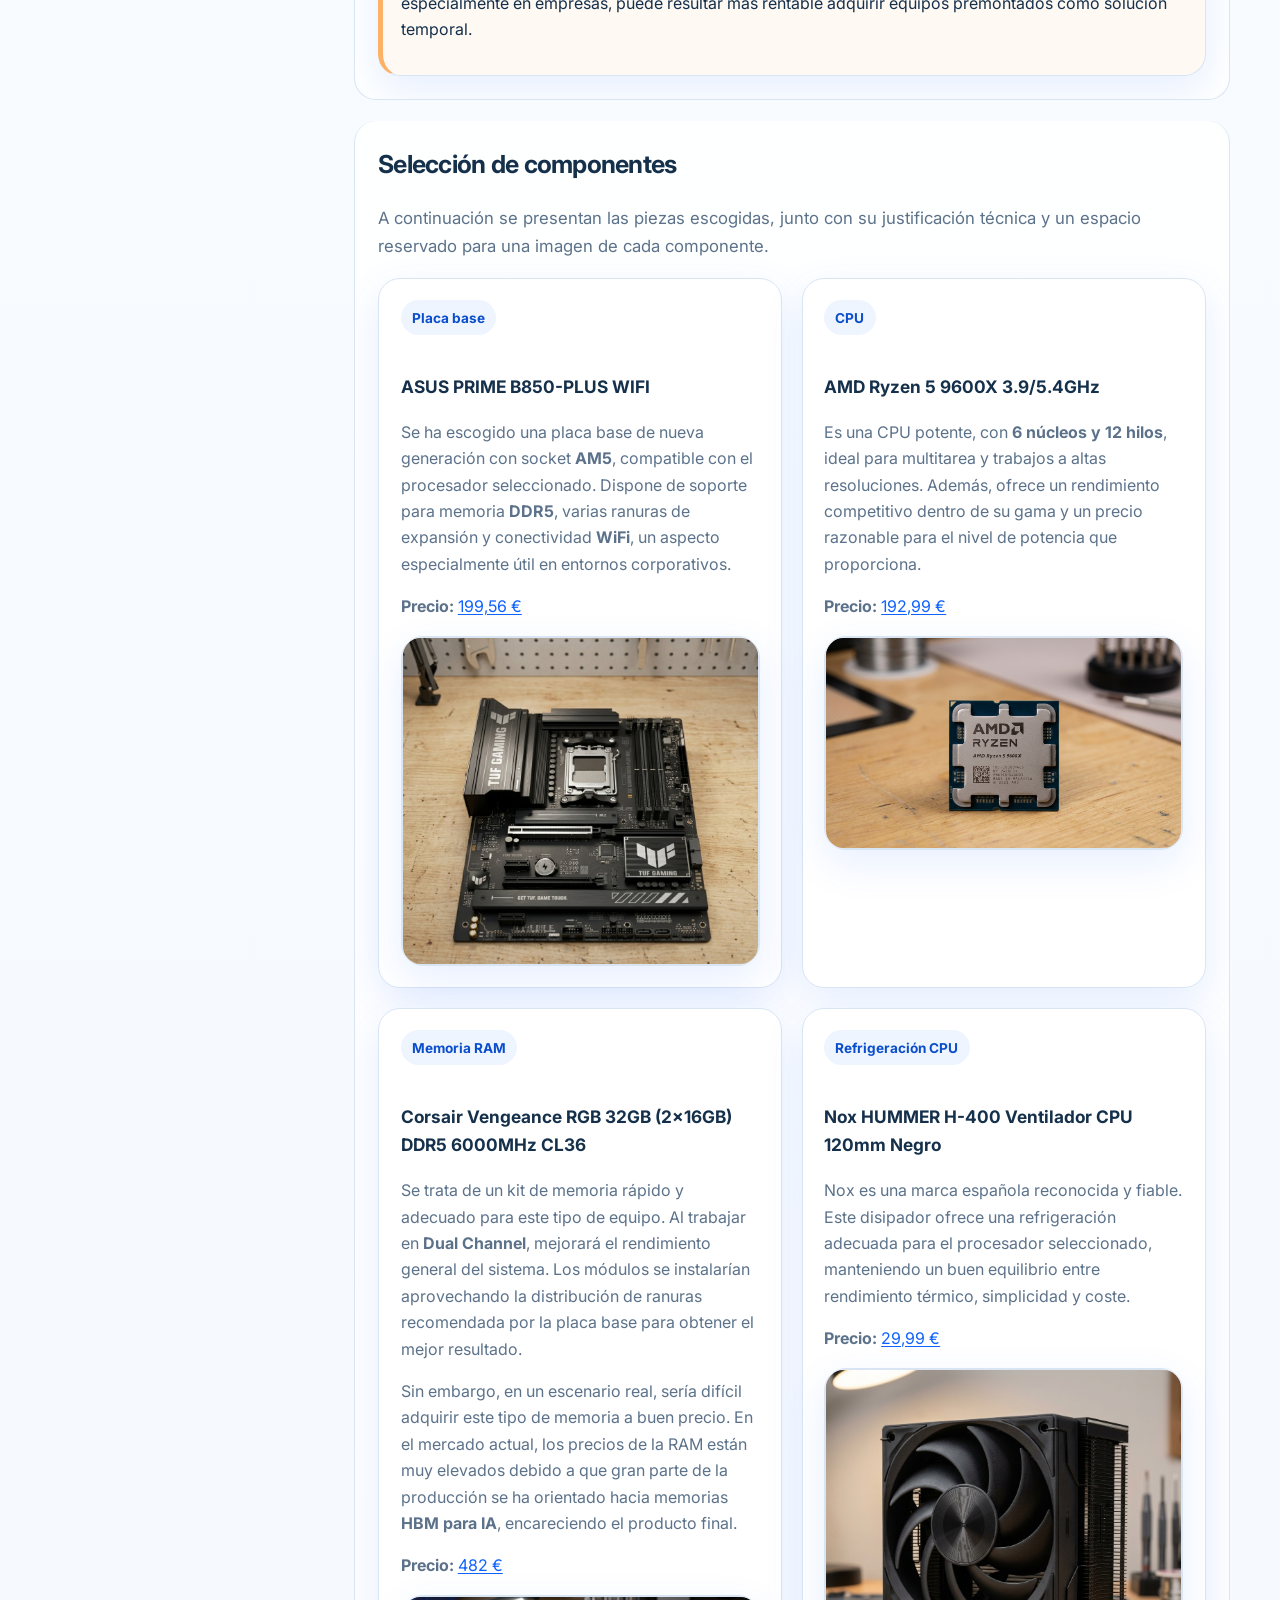
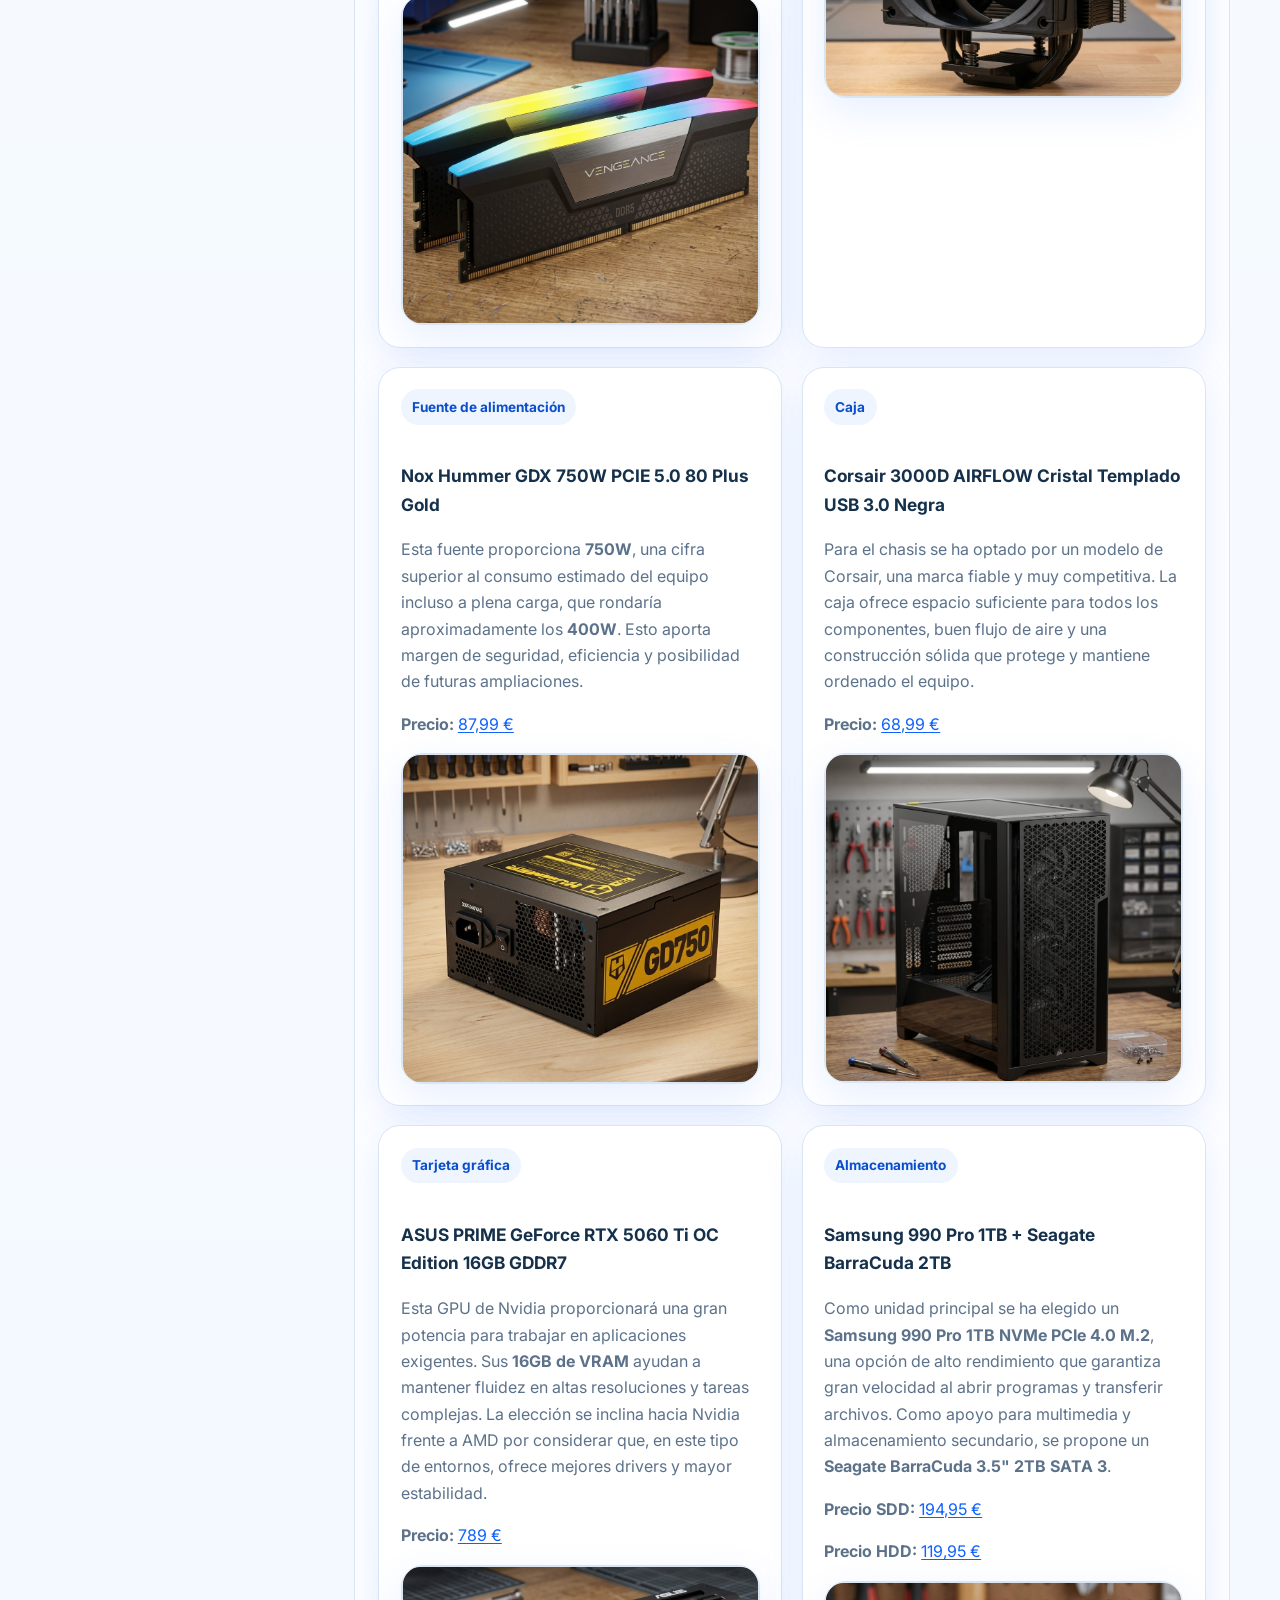
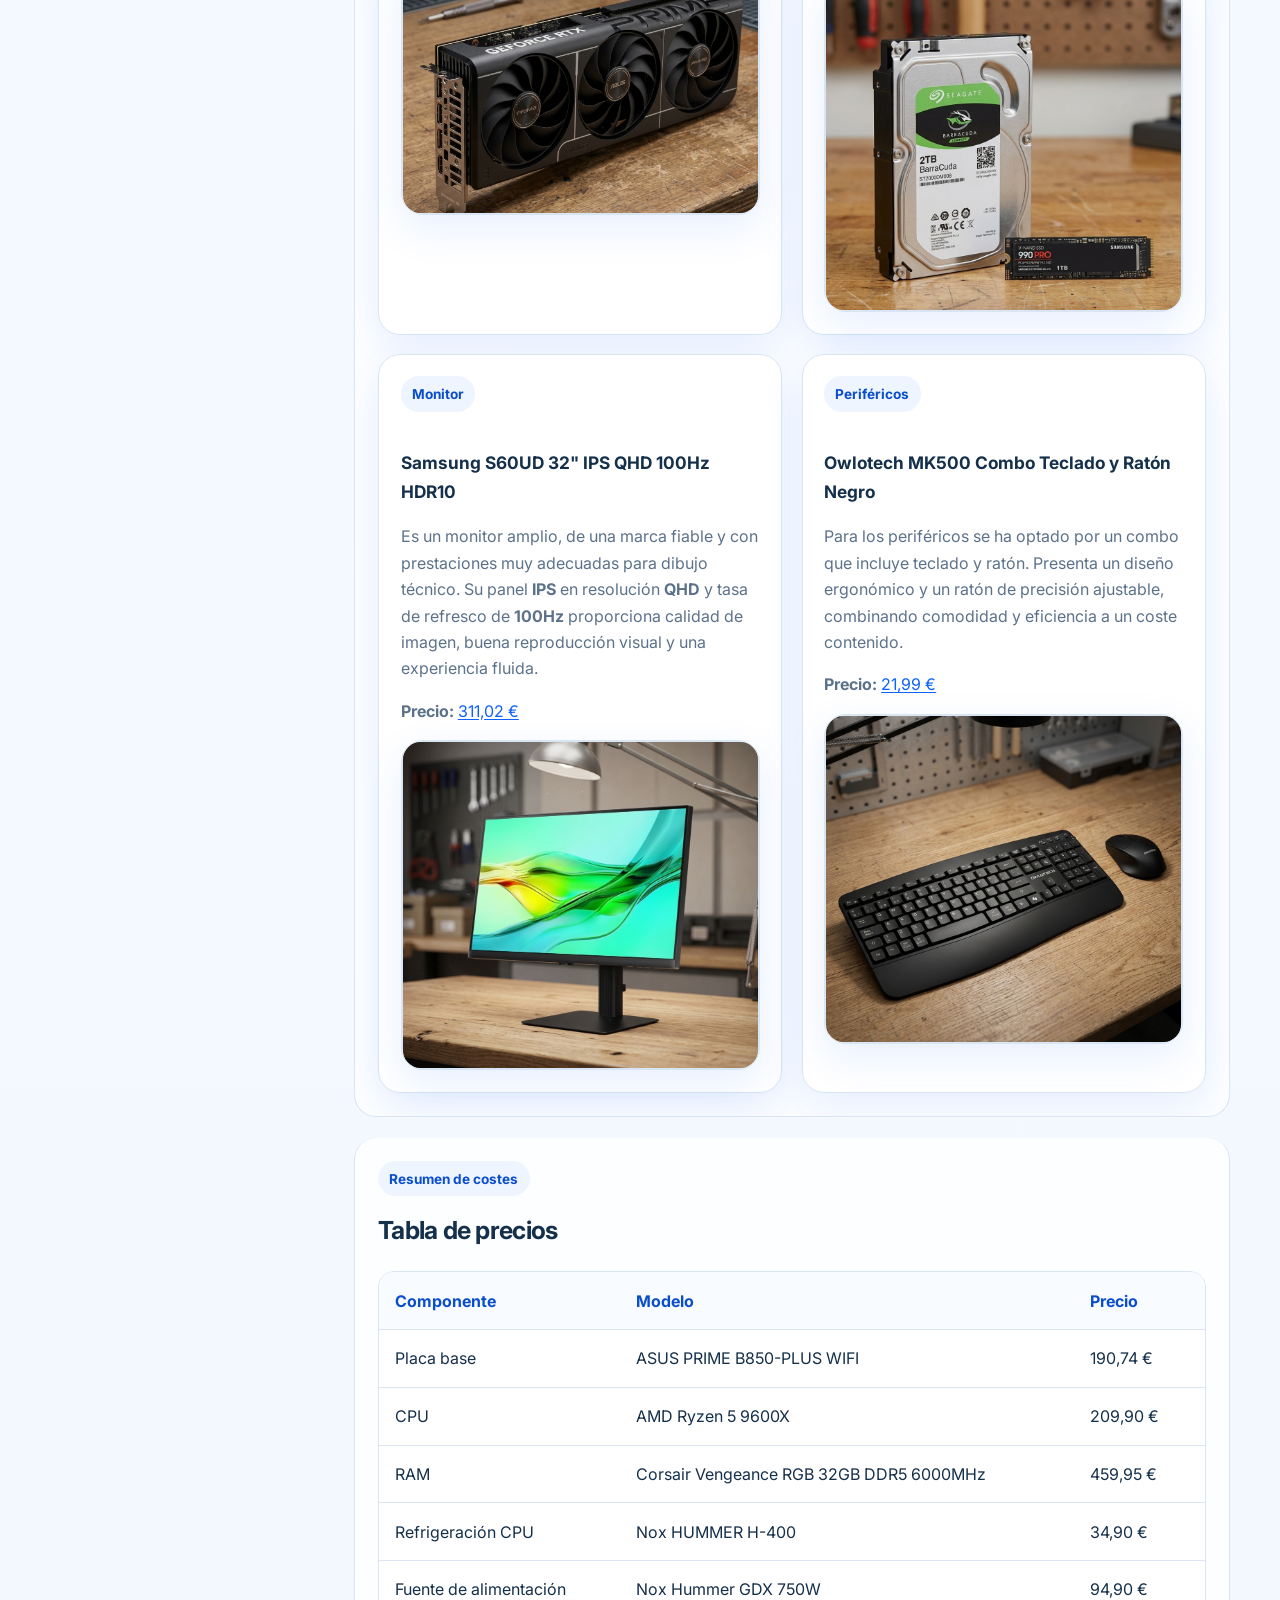
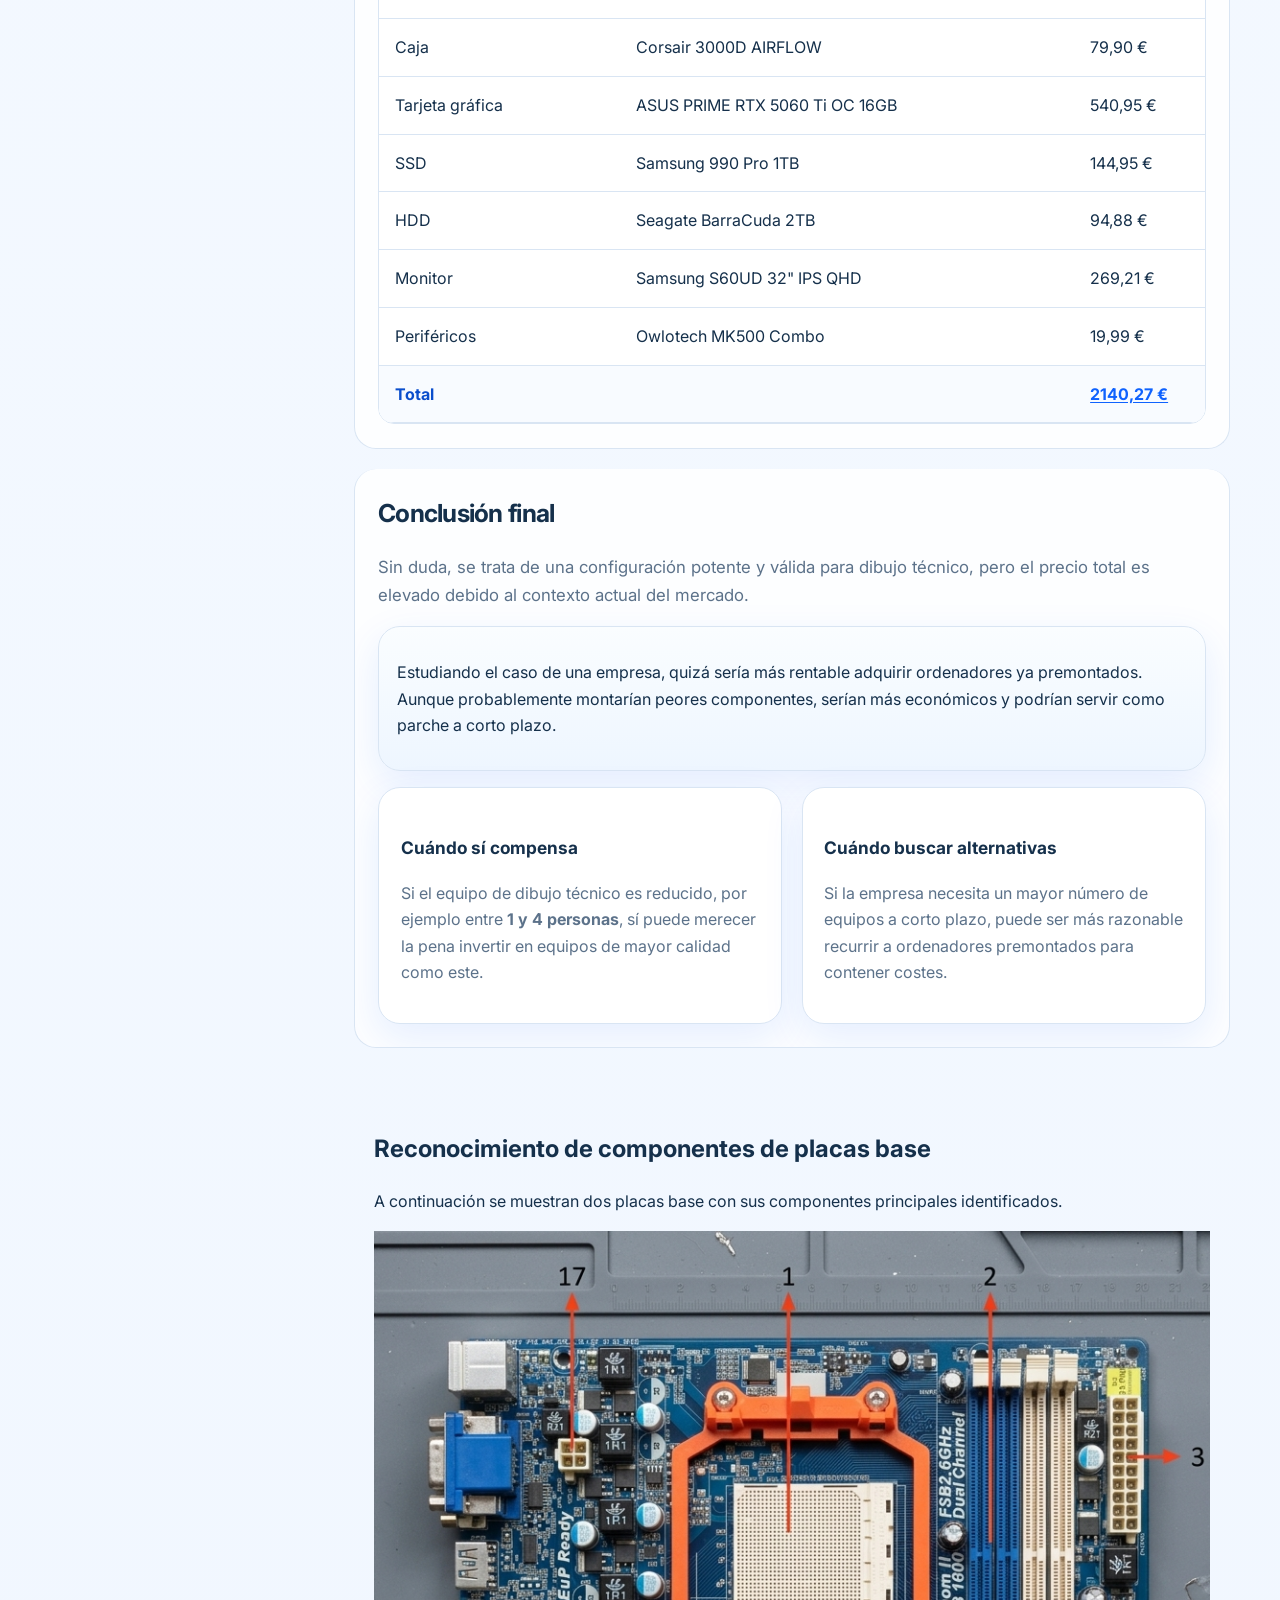
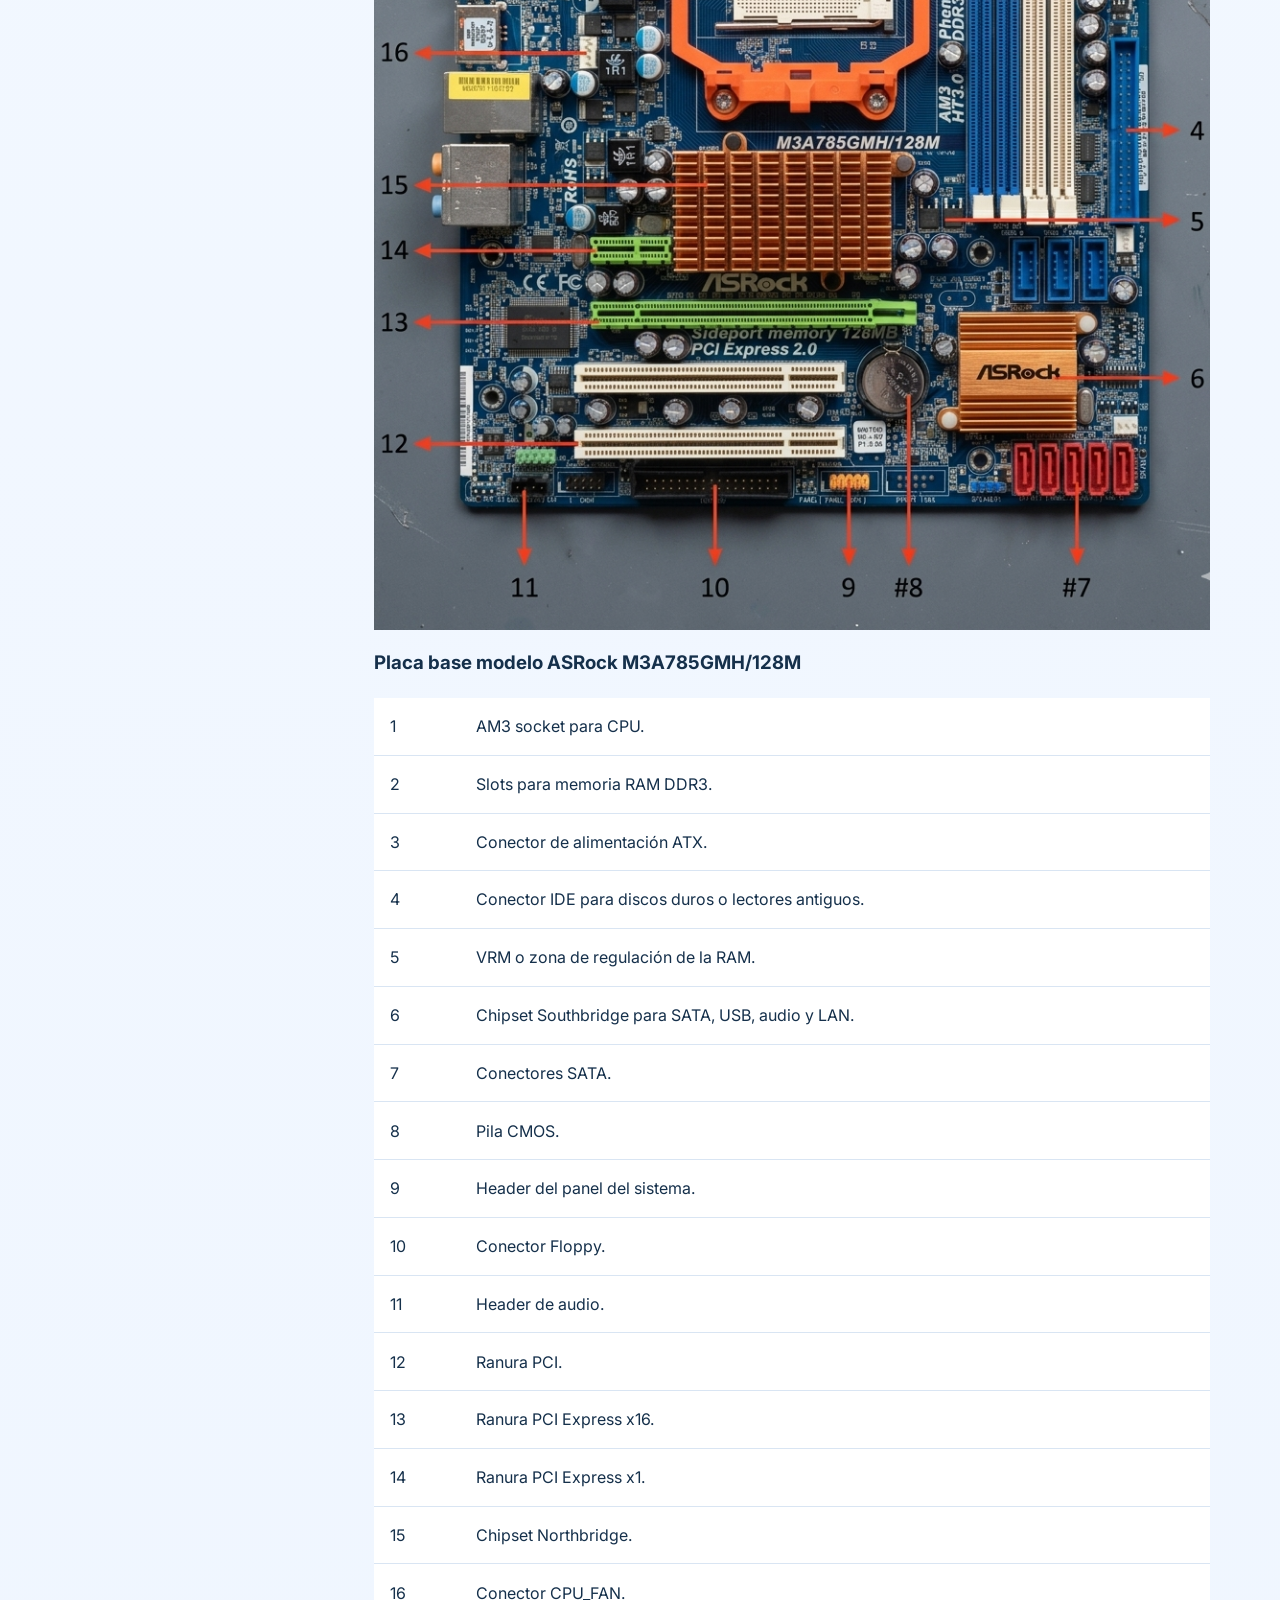
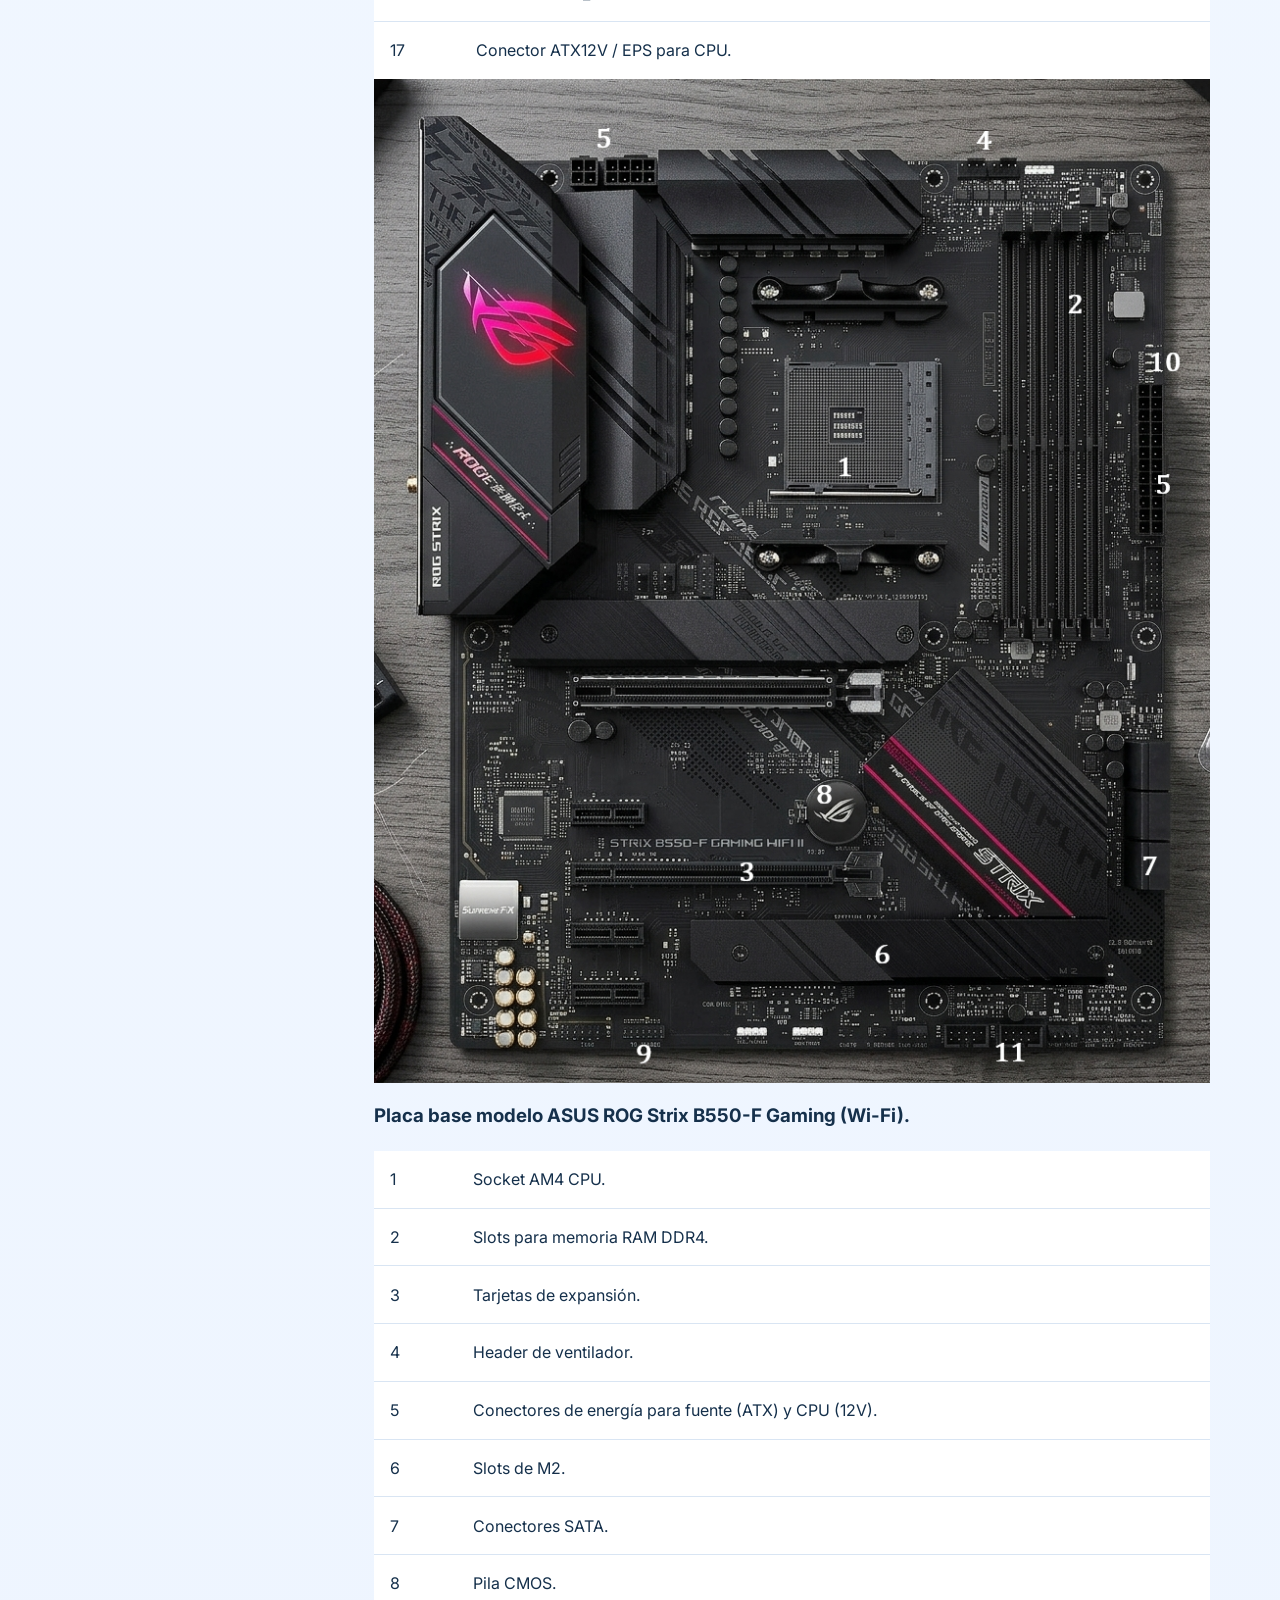
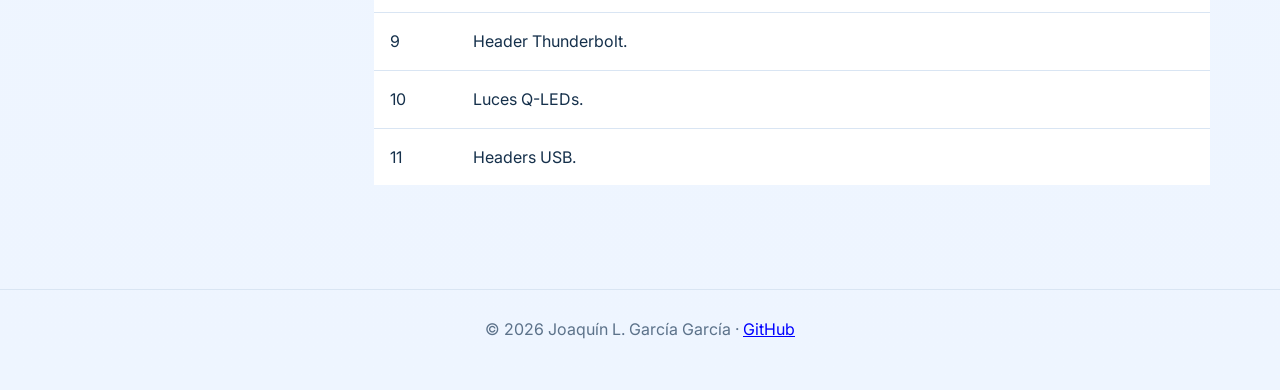
<file: pages/configuracion.html>
<!DOCTYPE html>
<html lang="es">
<head>
  <meta charset="UTF-8">
  <meta name="viewport" content="width=device-width, initial-scale=1.0">
  <title>Configuración y reconocimiento de equipos</title>
  <meta name="description" content="Selección de componentes para un equipo orientado a dibujo técnico y reconocimiento básico de placas base.">
  <link rel="icon" type="image/png" href="../img/1.png">
  <link rel="preconnect" href="https://fonts.googleapis.com">
  <link rel="preconnect" href="https://fonts.gstatic.com" crossorigin>
  <link href="https://fonts.googleapis.com/css2?family=Inter:wght@400;500;600;700;800&display=swap" rel="stylesheet">
  <link rel="stylesheet" href="../styles.css">
</head>
<body>
  <header class="topbar">
    <div class="container nav">
      <a class="brand" href="../index.html">
        <span class="brand-badge">HW</span>
        <span>Manual de Hardware y Ciberseguridad</span>
      </a>
<nav class="nav-links">
  <a href="../index.html">Inicio</a>
  <a class="active" href="configuracion.html">Configuración</a>
  <a href="montaje.html">Montaje</a>
  <a href="herramientas.html">Herramientas</a>
  <a href="analisis.html">Análisis</a>
  <a href="benchmarks.html">Benchmarks</a>
  <a href="uefi.html">UEFI</a>
  <a href="kali.html">Kali</a>
  <a href="lab-seguro.html">Lab Ético</a>
  <a href="ciber-labs.html">CiberLabs</a>
  <a href="sobre-mi.html">Sobre mí</a>
</nav>
    </div>
  </header>

  <main>
    <section class="page-hero">
      <div class="container">
        <div class="breadcrumbs">
          <a href="../index.html">Inicio</a>
          <span>/</span>
          <span>Configuración y reconocimiento de equipos</span>
        </div>
        
        <h1>Configuración y reconocimiento de equipos</h1>
        <p>En esta sección se presenta una propuesta de configuración de hardware para un ordenador orientado a dibujo técnico. La selección busca equilibrio entre potencia gráfica, rendimiento general, estabilidad y capacidad para soportar jornadas largas de trabajo con aplicaciones exigentes.</p>
      </div>
    </section>

    <section class="container page-layout">
      <aside class="toc">
        <h3>En esta página</h3>
        <ul>
          <li><a href="#objetivo">Objetivo del equipo</a></li>
          <li><a href="#resumen">Resumen económico</a></li>
          <li><a href="#componentes">Selección de componentes</a></li>
          <li><a href="#tabla">Tabla de precios</a></li>
          <li><a href="#conclusion">Valoración final</a></li>
          <li><a href="#placas">Reconocimiento de placas base</a></li>
        </ul>
      </aside>

      <div class="content">
        <section class="content-section" id="objetivo">
          
          <div class="header-with-icon">
    <h2>Equipo pensado para dibujo técnico</h2>
    <img src="../img/conf/13.png" alt="Icono Dibujo Técnico" class="section-icon">
  </div>
          <p class="lead">Para diseñar un ordenador destinado a dibujo técnico, es necesario contar con una gran potencia gráfica y una CPU capaz de mantener un rendimiento estable durante largas sesiones de trabajo. También es importante elegir componentes equilibrados entre sí para evitar cuellos de botella y garantizar una experiencia fluida en altas resoluciones.</p>

          <div class="grid grid-3" style="margin-top: 1rem;">
            <div class="card">
              <h3>Prioridad gráfica</h3>
              <p>La tarjeta gráfica tiene un papel clave en trabajos de modelado, renderizado y visualización en alta resolución.</p>
            </div>
            <div class="card">
              <h3>Procesador equilibrado</h3>
              <p>Se requiere una CPU moderna, eficiente y capaz de responder bien en multitarea.</p>
            </div>
            <div class="card">
              <h3>Fiabilidad general</h3>
              <p>La configuración debe ser estable, escalable y adecuada para un entorno profesional o corporativo.</p>
            </div>
          </div>
        </section>

        <section class="content-section" id="resumen">
          
          <h2>Presupuesto y contexto de compra</h2>
          <div class="info-box">
            <p class="note-title">Referencia temporal</p>
            <p>El precio total del equipo, calculado a fecha de <strong>23 de diciembre de 2025</strong>, es de <strong>2140,27 €</strong>. Se debe tener en cuenta que los precios del hardware varían con facilidad y pueden cambiar en poco tiempo.</p>
          </div>

          <div class="grid grid-2" style="margin-top: 1rem;">
            <div class="card">
              <h3>Presupuesto actual</h3>
              <p>El coste final resulta elevado, especialmente por el encarecimiento de la memoria RAM y del almacenamiento.</p>
            </div>
            <div class="card">
              <h3>Estimación en mercado estable</h3>
              <p>Sin la subida general de precios, esta configuración podría situarse aproximadamente entre <strong>1500 € y 1600 €</strong>.</p>
            </div>
          </div>

          <div class="warning-box" style="margin-top: 1rem;">
            <p class="note-title">Observación</p>
            <p>Nos encontramos en un mal momento para montar un ordenador desde cero. En algunos casos, especialmente en empresas, puede resultar más rentable adquirir equipos premontados como solución temporal.</p>
          </div>
        </section>

        <section class="content-section" id="componentes">
          
          <h2>Selección de componentes</h2>
          <p class="lead">A continuación se presentan las piezas escogidas, junto con su justificación técnica y un espacio reservado para una imagen de cada componente.</p>

          <div class="grid grid-2" style="margin-top: 1rem;">
            <article class="card">
              <span class="badge">Placa base</span>
              <h3>ASUS PRIME B850-PLUS WIFI</h3>
              <p>Se ha escogido una placa base de nueva generación con socket <strong>AM5</strong>, compatible con el procesador seleccionado. Dispone de soporte para memoria <strong>DDR5</strong>, varias ranuras de expansión y conectividad <strong>WiFi</strong>, un aspecto especialmente útil en entornos corporativos.</p>
              <p><strong>Precio:</strong> <a href="https://www.pccomponentes.com/asus-prime-b650-plus" target="_blank" rel="noopener noreferrer">199,56 €</a></p>
              <div class="screenshot-card" style="margin-top: 1rem;">
                <img src="../img/conf/1.png" alt="Imagen de la placa base" class="manual-image"> 
                              </div>
            </article>

            <article class="card">
              <span class="badge">CPU</span>
              <h3>AMD Ryzen 5 9600X 3.9/5.4GHz</h3>
              <p>Es una CPU potente, con <strong>6 núcleos y 12 hilos</strong>, ideal para multitarea y trabajos a altas resoluciones. Además, ofrece un rendimiento competitivo dentro de su gama y un precio razonable para el nivel de potencia que proporciona.</p>
              <p><strong>Precio:</strong> <a href="https://www.pccomponentes.com/procesador-amd-ryzen-5-9600x-39-54ghz" target="_blank" rel="noopener noreferrer">192,99 €</a></p>
              <div class="screenshot-card" style="margin-top: 1rem;">
                <img src="../img/conf/2.png" alt="Imagen del procesador" class="manual-image"> 
                 </div>
            </article>

            <article class="card">
              <span class="badge">Memoria RAM</span>
              <h3>Corsair Vengeance RGB 32GB (2x16GB) DDR5 6000MHz CL36</h3>
              <p>Se trata de un kit de memoria rápido y adecuado para este tipo de equipo. Al trabajar en <strong>Dual Channel</strong>, mejorará el rendimiento general del sistema. Los módulos se instalarían aprovechando la distribución de ranuras recomendada por la placa base para obtener el mejor resultado.</p>
              <p>Sin embargo, en un escenario real, sería difícil adquirir este tipo de memoria a buen precio. En el mercado actual, los precios de la RAM están muy elevados debido a que gran parte de la producción se ha orientado hacia memorias <strong>HBM para IA</strong>, encareciendo el producto final.</p>
              <p><strong>Precio:</strong> <a href="https://www.pccomponentes.com/memoria-ram-corsair-vengeance-rgb-32gb-2x16gb-ddr5-6000mhz-cl36-amd-expo-intel-xmp-gris" target="_blank" rel="noopener noreferrer">482 €</a></p>
              <div class="screenshot-card" style="margin-top: 1rem;">
              <img src="../img/conf/3.png" alt="Imagen de las RAM" class="manual-image"> 
              </div>
            </article>

            <article class="card">
              <span class="badge">Refrigeración CPU</span>
              <h3>Nox HUMMER H-400 Ventilador CPU 120mm Negro</h3>
              <p>Nox es una marca española reconocida y fiable. Este disipador ofrece una refrigeración adecuada para el procesador seleccionado, manteniendo un buen equilibrio entre rendimiento térmico, simplicidad y coste.</p>
              <p><strong>Precio:</strong> <a href="https://www.pccomponentes.com/ventilador-cpu-nox-hummer-h-400-ventilador-cpu-120mm-negro" target="_blank" rel="noopener noreferrer">29,99 €</a></p>
              <div class="screenshot-card" style="margin-top: 1rem;">
<img src="../img/conf/4.png" alt="Imagen del ventilador" class="manual-image">
              </div>
            </article>

            <article class="card">
              <span class="badge">Fuente de alimentación</span>
              <h3>Nox Hummer GDX 750W PCIE 5.0 80 Plus Gold</h3>
              <p>Esta fuente proporciona <strong>750W</strong>, una cifra superior al consumo estimado del equipo incluso a plena carga, que rondaría aproximadamente los <strong>400W</strong>. Esto aporta margen de seguridad, eficiencia y posibilidad de futuras ampliaciones.</p>
              <p><strong>Precio:</strong> <a href="https://www.pccomponentes.com/fuente-alimentacion-nox-hummer-gdx-750w-pcie-50-80-plus-gold" target="_blank" rel="noopener noreferrer">87,99 €</a></p>
              <div class="screenshot-card" style="margin-top: 1rem;">
             <img src="../img/conf/5.png" alt="Imagen de la fuente" class="manual-image">
              </div>
            </article>

            <article class="card">
              <span class="badge">Caja</span>
              <h3>Corsair 3000D AIRFLOW Cristal Templado USB 3.0 Negra</h3>
              <p>Para el chasis se ha optado por un modelo de Corsair, una marca fiable y muy competitiva. La caja ofrece espacio suficiente para todos los componentes, buen flujo de aire y una construcción sólida que protege y mantiene ordenado el equipo.</p>
              <p><strong>Precio:</strong> <a href="https://www.pccomponentes.com/corsair-3000d-airflow-cristal-templado-usb-30-negra" target="_blank" rel="noopener noreferrer">68,99 €</a></p>
              <div class="screenshot-card" style="margin-top: 1rem;">
<img src="../img/conf/6.png" alt="Imagen de la caja" class="manual-image">
              </div>
            </article>

            <article class="card">
              <span class="badge">Tarjeta gráfica</span>
              <h3>ASUS PRIME GeForce RTX 5060 Ti OC Edition 16GB GDDR7</h3>
              <p>Esta GPU de Nvidia proporcionará una gran potencia para trabajar en aplicaciones exigentes. Sus <strong>16GB de VRAM</strong> ayudan a mantener fluidez en altas resoluciones y tareas complejas. La elección se inclina hacia Nvidia frente a AMD por considerar que, en este tipo de entornos, ofrece mejores drivers y mayor estabilidad.</p>
              <p><strong>Precio:</strong> <a href="https://www.pccomponentes.com/tarjeta-grafica-zotac-gaming-geforce-rtx-5060-ti-twin-edge-16gb-gddr7-reflex-2-rtx-ai-dlss4" target="_blank" rel="noopener noreferrer">789 €</a></p>
              <div class="screenshot-card" style="margin-top: 1rem;">
<img src="../img/conf/7.png" alt="Imagen de la gráfica" class="manual-image">
              </div>
            </article>

            <article class="card">
              <span class="badge">Almacenamiento</span>
              <h3>Samsung 990 Pro 1TB + Seagate BarraCuda 2TB</h3>
              <p>Como unidad principal se ha elegido un <strong>Samsung 990 Pro 1TB NVMe PCIe 4.0 M.2</strong>, una opción de alto rendimiento que garantiza gran velocidad al abrir programas y transferir archivos. Como apoyo para multimedia y almacenamiento secundario, se propone un <strong>Seagate BarraCuda 3.5" 2TB SATA 3</strong>.</p>
              <p><strong>Precio SDD:</strong> <a href="https://www.pccomponentes.com/disco-duro-samsung-990-pro-1tb-disco-ssd-7450mb-s-nvme-pcie-40-m2-gen4" target="_blank" rel="noopener noreferrer">194,95 €</a></p>
              <p><strong>Precio HDD:</strong> <a href="https://www.pccomponentes.com/seagate-barracuda-35-2tb-sata-3" target="_blank" rel="noopener noreferrer">119,95 €</a></p>
              <div class="screenshot-card" style="margin-top: 1rem;">
<img src="../img/conf/8.png" alt="Imagen de los discos" class="manual-image">
              </div>
            </article>

            <article class="card">
              <span class="badge">Monitor</span>
              <h3>Samsung S60UD 32" IPS QHD 100Hz HDR10</h3>
              <p>Es un monitor amplio, de una marca fiable y con prestaciones muy adecuadas para dibujo técnico. Su panel <strong>IPS</strong> en resolución <strong>QHD</strong> y tasa de refresco de <strong>100Hz</strong> proporciona calidad de imagen, buena reproducción visual y una experiencia fluida.</p>
              <p><strong>Precio:</strong> <a href="https://www.pccomponentes.com/monitor-samsung-s60ud-32-ips-qhd-100hz-hdr10-altura-ajustable-usb-c-90w-kvm" target="_blank" rel="noopener noreferrer">311,02 €</a></p>
              <div class="screenshot-card" style="margin-top: 1rem;">
<img src="../img/conf/9.png" alt="Imagen del monitor" class="manual-image">
              </div>
            </article>

            <article class="card">
              <span class="badge">Periféricos</span>
              <h3>Owlotech MK500 Combo Teclado y Ratón Negro</h3>
              <p>Para los periféricos se ha optado por un combo que incluye teclado y ratón. Presenta un diseño ergonómico y un ratón de precisión ajustable, combinando comodidad y eficiencia a un coste contenido.</p>
              <p><strong>Precio:</strong> <a href="https://www.pccomponentes.com/owlotech-mk500-combo-teclado-y-raton-negro" target="_blank" rel="noopener noreferrer">21,99 €</a></p>
              <div class="screenshot-card" style="margin-top: 1rem;">
<img src="../img/conf/10.png" alt="Imagen del ratón y teclado" class="manual-image">
              </div>
            </article>
          </div>
        </section>

        <section class="content-section" id="tabla">
          <span class="badge">Resumen de costes</span>
          <h2>Tabla de precios</h2>
          <div class="table-wrap">
            <table>
              <thead>
                <tr>
                  <th>Componente</th>
                  <th>Modelo</th>
                  <th>Precio</th>
                </tr>
              </thead>
              <tbody>
                <tr>
                  <td>Placa base</td>
                  <td>ASUS PRIME B850-PLUS WIFI</td>
                  <td>190,74 €</td>
                </tr>
                <tr>
                  <td>CPU</td>
                  <td>AMD Ryzen 5 9600X</td>
                  <td>209,90 €</td>
                </tr>
                <tr>
                  <td>RAM</td>
                  <td>Corsair Vengeance RGB 32GB DDR5 6000MHz</td>
                  <td>459,95 €</td>
                </tr>
                <tr>
                  <td>Refrigeración CPU</td>
                  <td>Nox HUMMER H-400</td>
                  <td>34,90 €</td>
                </tr>
                <tr>
                  <td>Fuente de alimentación</td>
                  <td>Nox Hummer GDX 750W</td>
                  <td>94,90 €</td>
                </tr>
                <tr>
                  <td>Caja</td>
                  <td>Corsair 3000D AIRFLOW</td>
                  <td>79,90 €</td>
                </tr>
                <tr>
                  <td>Tarjeta gráfica</td>
                  <td>ASUS PRIME RTX 5060 Ti OC 16GB</td>
                  <td>540,95 €</td>
                </tr>
                <tr>
                  <td>SSD</td>
                  <td>Samsung 990 Pro 1TB</td>
                  <td>144,95 €</td>
                </tr>
                <tr>
                  <td>HDD</td>
                  <td>Seagate BarraCuda 2TB</td>
                  <td>94,88 €</td>
                </tr>
                <tr>
                  <td>Monitor</td>
                  <td>Samsung S60UD 32" IPS QHD</td>
                  <td>269,21 €</td>
                </tr>
                <tr>
                  <td>Periféricos</td>
                  <td>Owlotech MK500 Combo</td>
                  <td>19,99 €</td>
                </tr>
                <tr>
                  <th colspan="2">Total</th>
                  <th><a class="price-link" href="https://www.pccomponentes.com/configurador/Af7817C99" target="_blank" rel="noopener noreferrer">2140,27 €</a></th>
                </tr>
              </tbody>
            </table>
          </div>
        </section>

        <section class="content-section" id="conclusion">
          
          <h2>Conclusión final</h2>
          <p class="lead">Sin duda, se trata de una configuración potente y válida para dibujo técnico, pero el precio total es elevado debido al contexto actual del mercado.</p>

          <div class="quote">
            <p>Estudiando el caso de una empresa, quizá sería más rentable adquirir ordenadores ya premontados. Aunque probablemente montarían peores componentes, serían más económicos y podrían servir como parche a corto plazo.</p>
          </div>

          <div class="grid grid-2" style="margin-top: 1rem;">
            <div class="card">
              <h3>Cuándo sí compensa</h3>
              <p>Si el equipo de dibujo técnico es reducido, por ejemplo entre <strong>1 y 4 personas</strong>, sí puede merecer la pena invertir en equipos de mayor calidad como este.</p>
            </div>
            <div class="card">
              <h3>Cuándo buscar alternativas</h3>
              <p>Si la empresa necesita un mayor número de equipos a corto plazo, puede ser más razonable recurrir a ordenadores premontados para contener costes.</p>
            </div>
          </div>
        </section>

<section class="placas-section">
  <h2 id="placas">Reconocimiento de componentes de placas base</h2>
  <p class="placas-intro">
    A continuación se muestran dos placas base con sus componentes principales identificados.
  </p>

  <div class="placa-bloque">
    <div class="placa-imagen">
      <img src="../img/conf/11.png" alt="Placa base 1 con componentes numerados">
    </div>

    <div class="placa-tabla">
      <h3>Placa base modelo ASRock M3A785GMH/128M</h3>
      <table>
        <tbody>
          <tr><td>1</td><td>AM3 socket para CPU.</td></tr>
          <tr><td>2</td><td>Slots para memoria RAM DDR3.</td></tr>
          <tr><td>3</td><td>Conector de alimentación ATX.</td></tr>
          <tr><td>4</td><td>Conector IDE para discos duros o lectores antiguos.</td></tr>
          <tr><td>5</td><td>VRM o zona de regulación de la RAM.</td></tr>
          <tr><td>6</td><td>Chipset Southbridge para SATA, USB, audio y LAN.</td></tr>
          <tr><td>7</td><td>Conectores SATA.</td></tr>
          <tr><td>8</td><td>Pila CMOS.</td></tr>
          <tr><td>9</td><td>Header del panel del sistema.</td></tr>
          <tr><td>10</td><td>Conector Floppy.</td></tr>
          <tr><td>11</td><td>Header de audio.</td></tr>
          <tr><td>12</td><td>Ranura PCI.</td></tr>
          <tr><td>13</td><td>Ranura PCI Express x16.</td></tr>
          <tr><td>14</td><td>Ranura PCI Express x1.</td></tr>
          <tr><td>15</td><td>Chipset Northbridge.</td></tr>
          <tr><td>16</td><td>Conector CPU_FAN.</td></tr>
          <tr><td>17</td><td>Conector ATX12V / EPS para CPU.</td></tr>
        </tbody>
      </table>
    </div>
  </div>

  <div class="placa-bloque">
    <div class="placa-imagen">
      <img src="../img/conf/12.png" alt="Placa base 2 con componentes numerados">
    </div>

    <div class="placa-tabla">
      <h3>Placa base modelo ASUS ROG Strix B550-F Gaming (Wi-Fi).</h3>
      <table>
        <tbody>
          <tr><td>1</td><td>Socket AM4 CPU.</td></tr>
          <tr><td>2</td><td>Slots para memoria RAM DDR4.</td></tr>
          <tr><td>3</td><td>Tarjetas de expansión.</td></tr>
          <tr><td>4</td><td>Header de ventilador.</td></tr>
          <tr><td>5</td><td>Conectores de energía para fuente (ATX) y CPU (12V).</td></tr>
          <tr><td>6</td><td>Slots de M2.</td></tr>
          <tr><td>7</td><td>Conectores SATA.</td></tr>
          <tr><td>8</td><td>Pila CMOS.</td></tr>
          <tr><td>9</td><td>Header Thunderbolt.</td></tr>
          <tr><td>10</td><td>Luces Q-LEDs.</td></tr>
          <tr><td>11</td><td>Headers USB.</td></tr>
        </tbody>
      </table>
    </div>
  </div>
</section>
      </div>
    </section>
  </main>

  <footer class="footer">
    <div class="container" style="text-align: center;">
  &copy; 2026 Joaquín L. García García · <a href="https://github.com/Joaquin7gg" target="_blank" rel="noopener noreferrer" style="color: blue; text-decoration: underline;">GitHub</a>
</div>
  </footer>
</body>
</html>
</file>
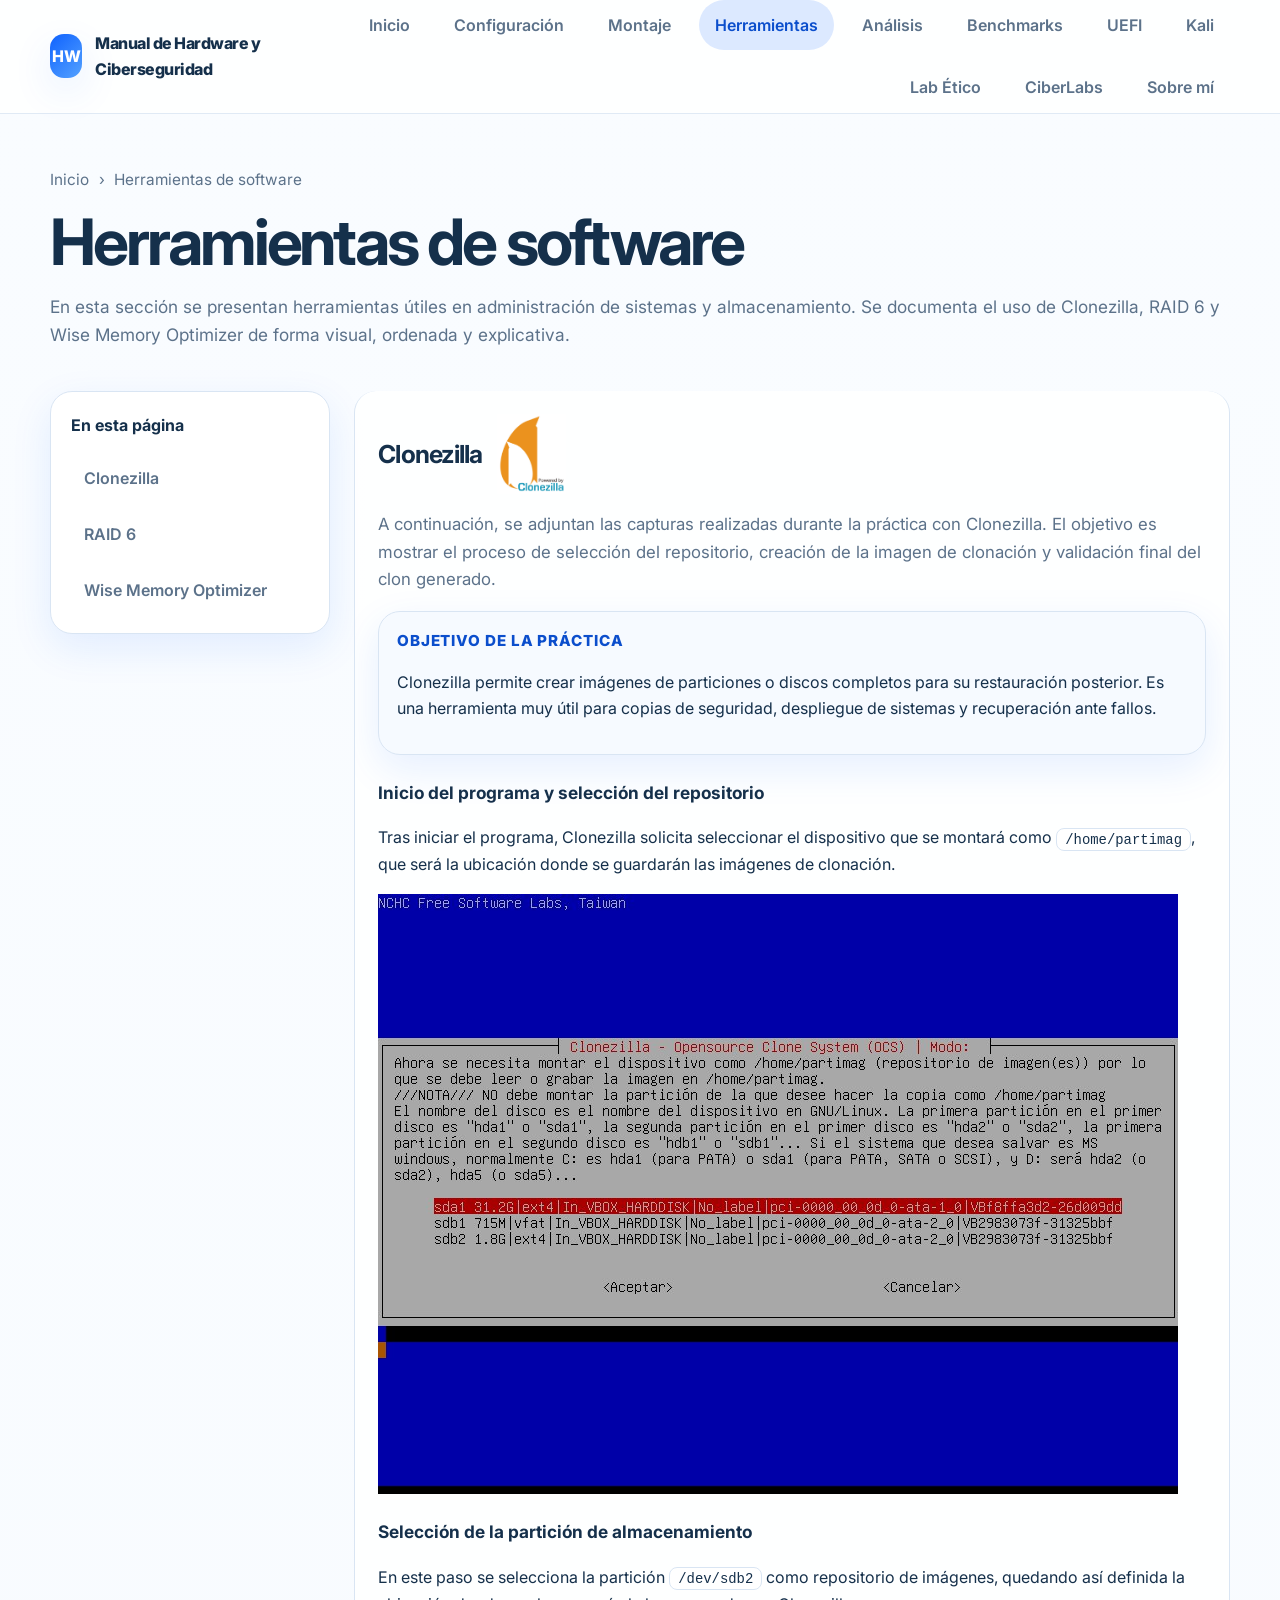
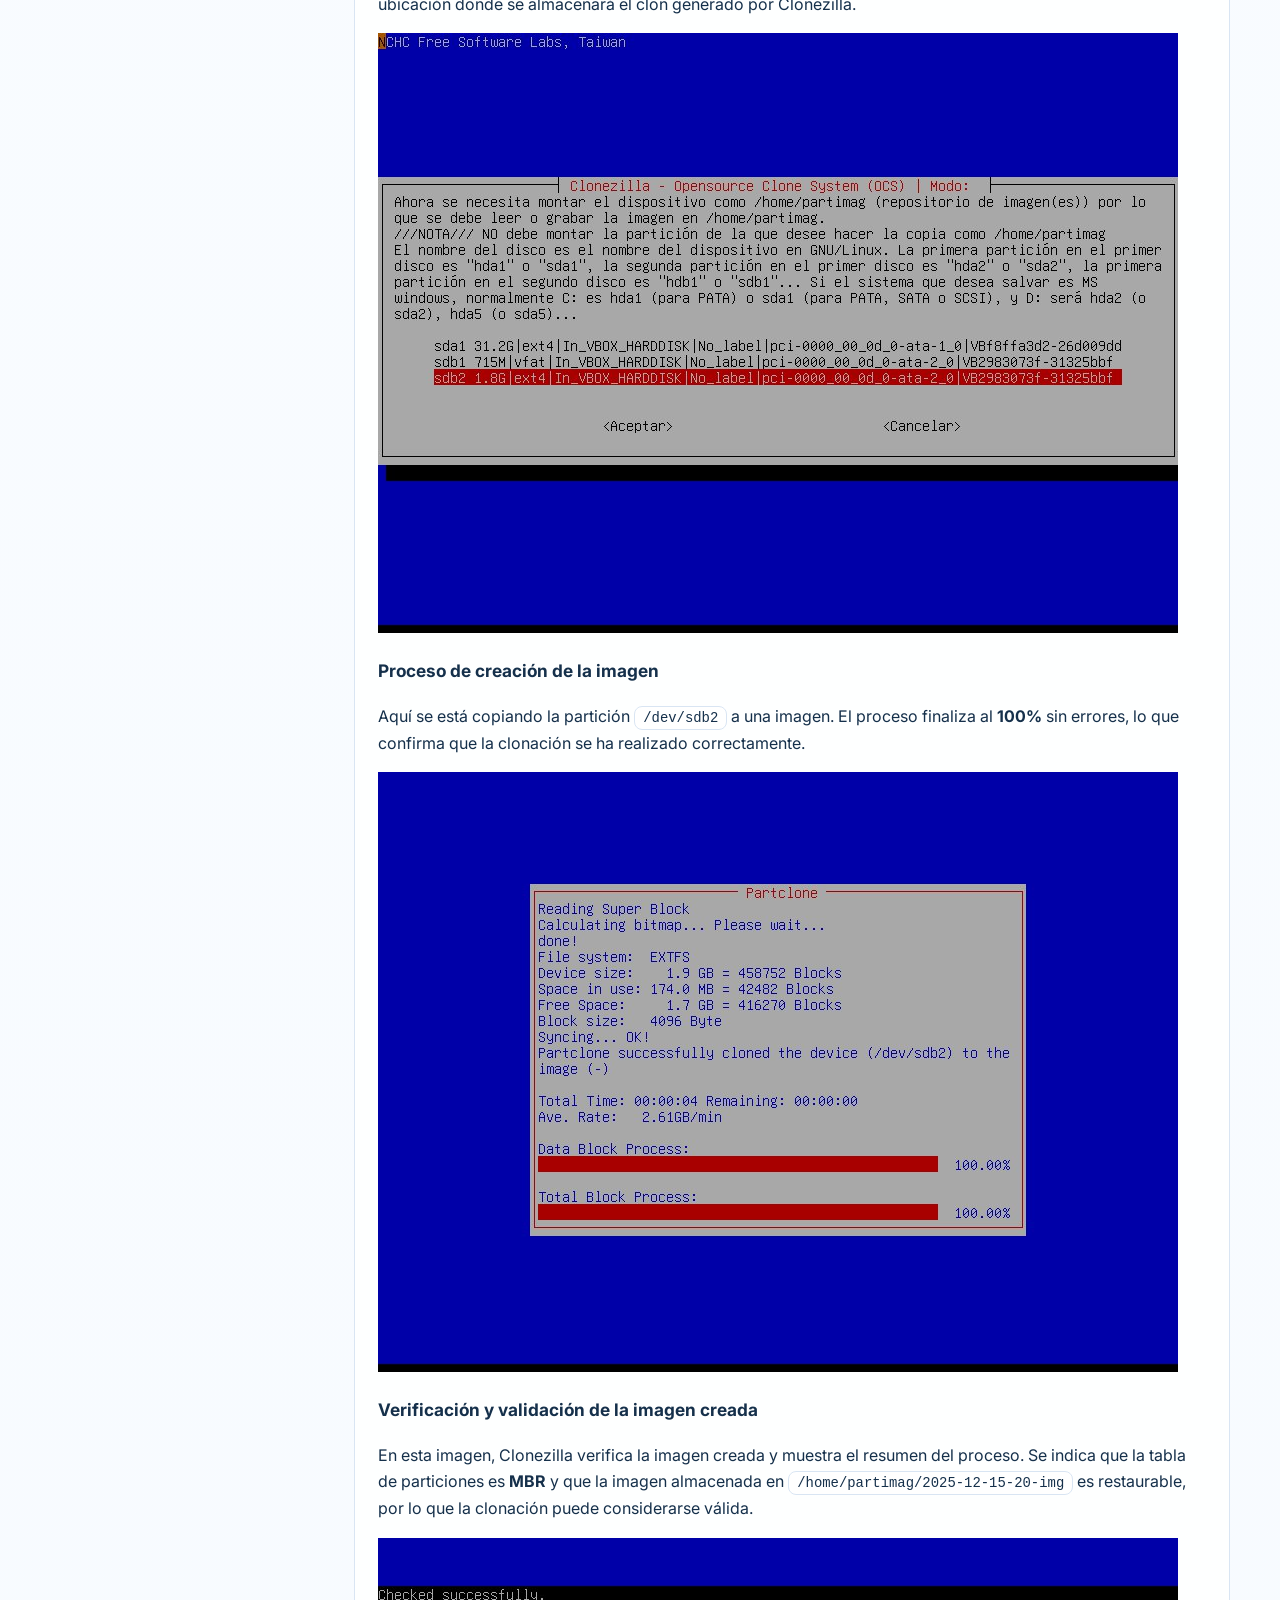
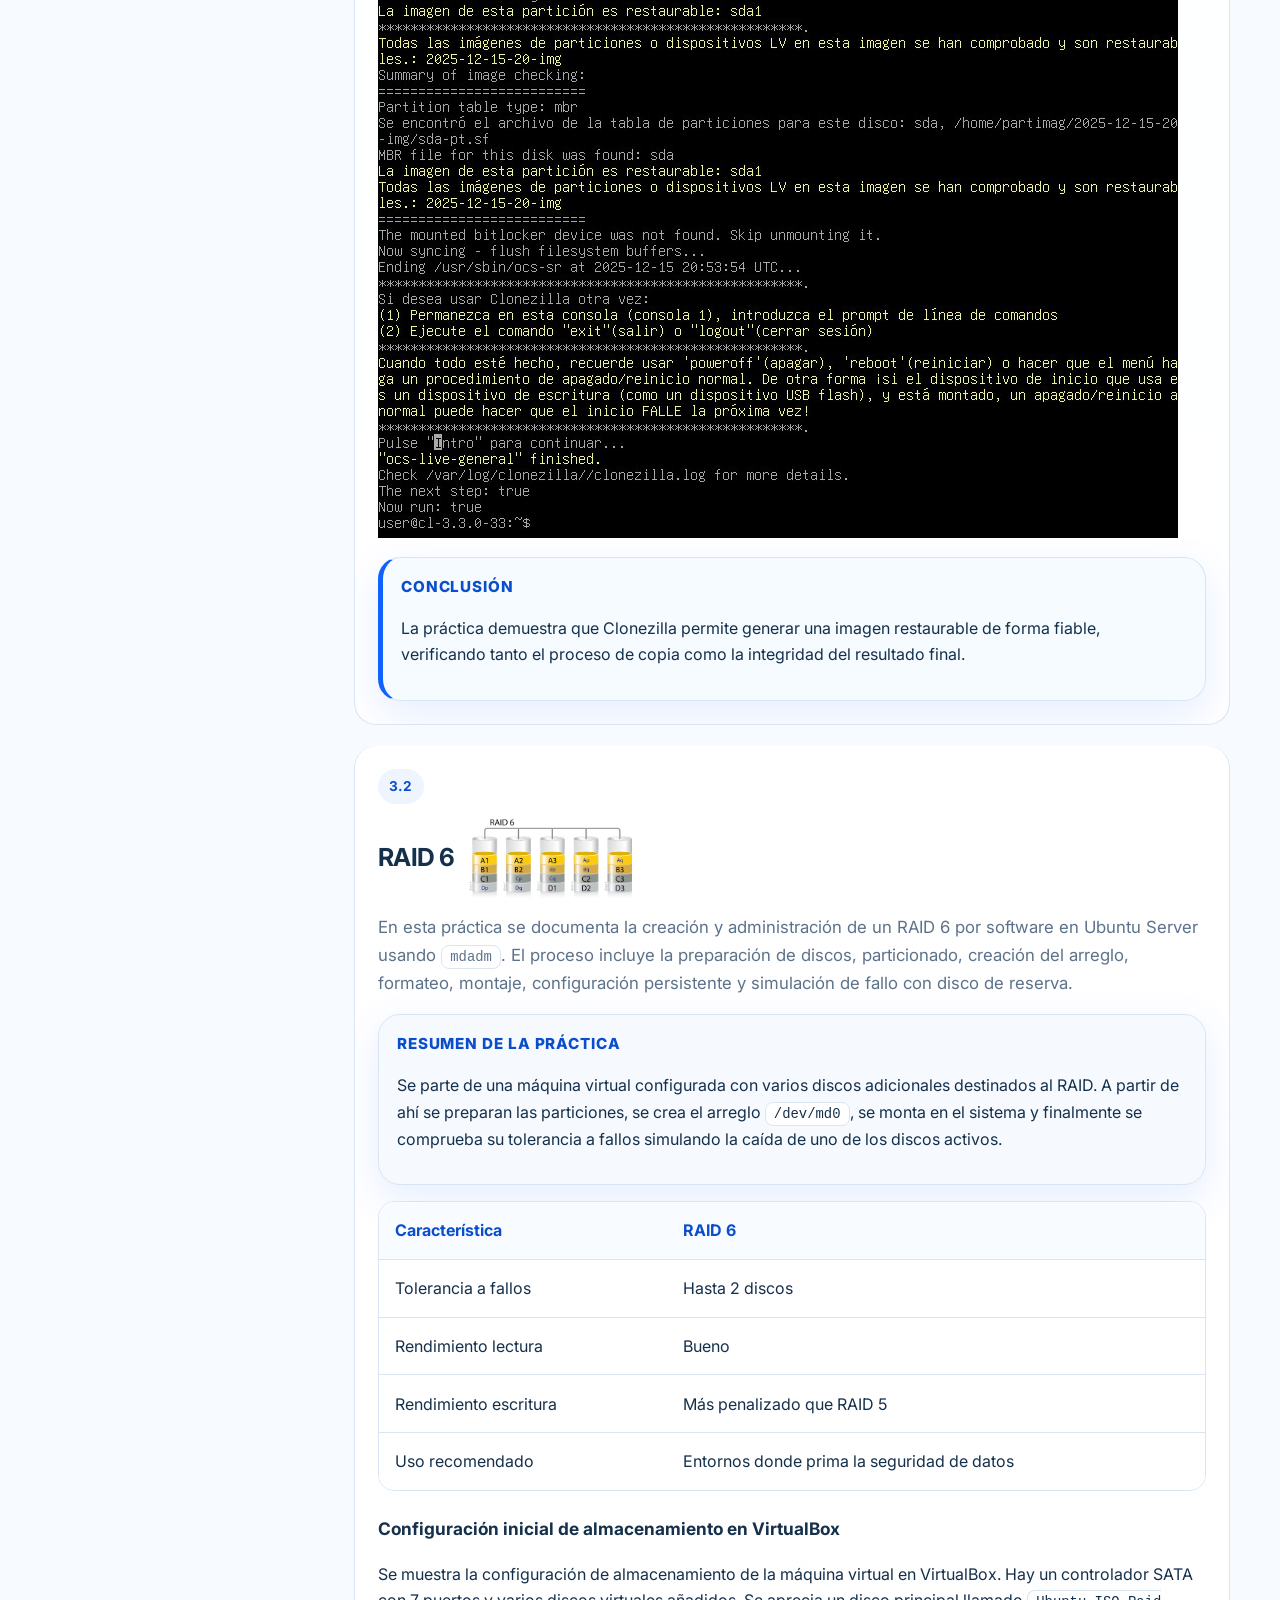
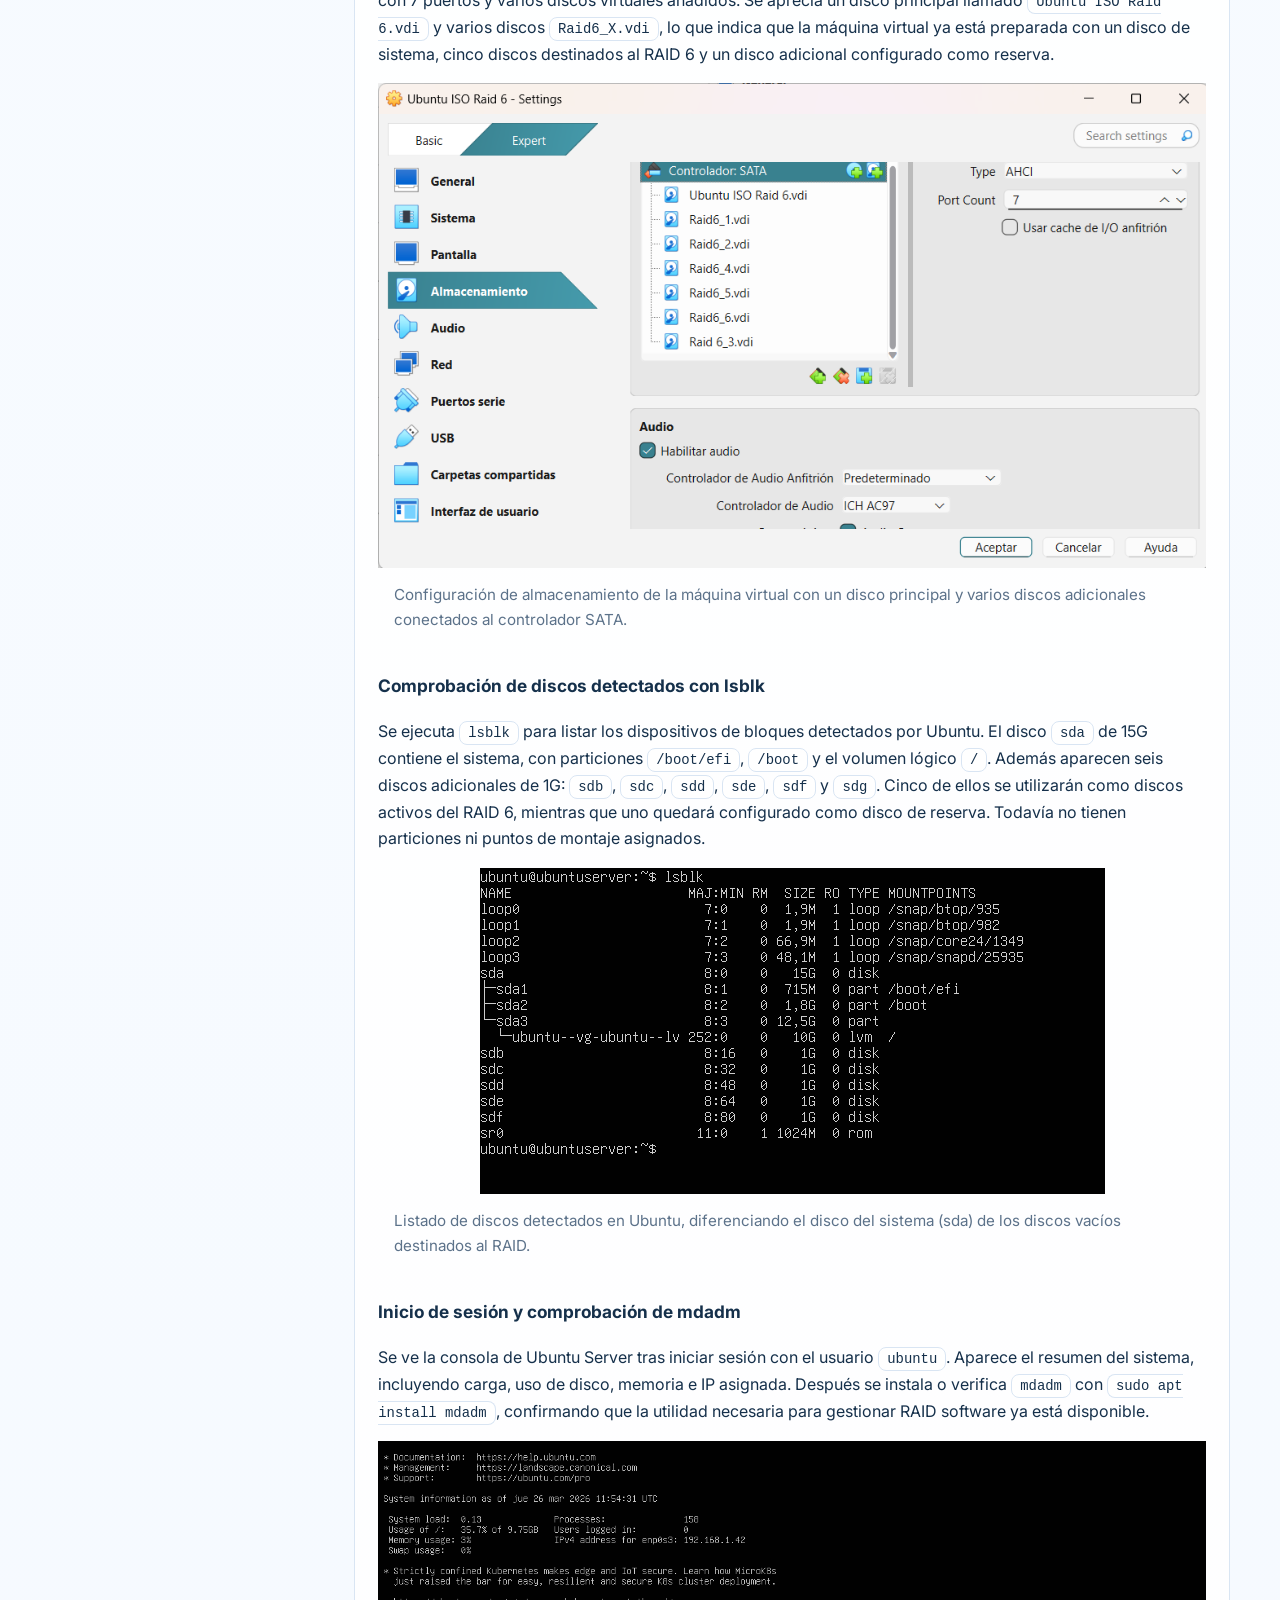
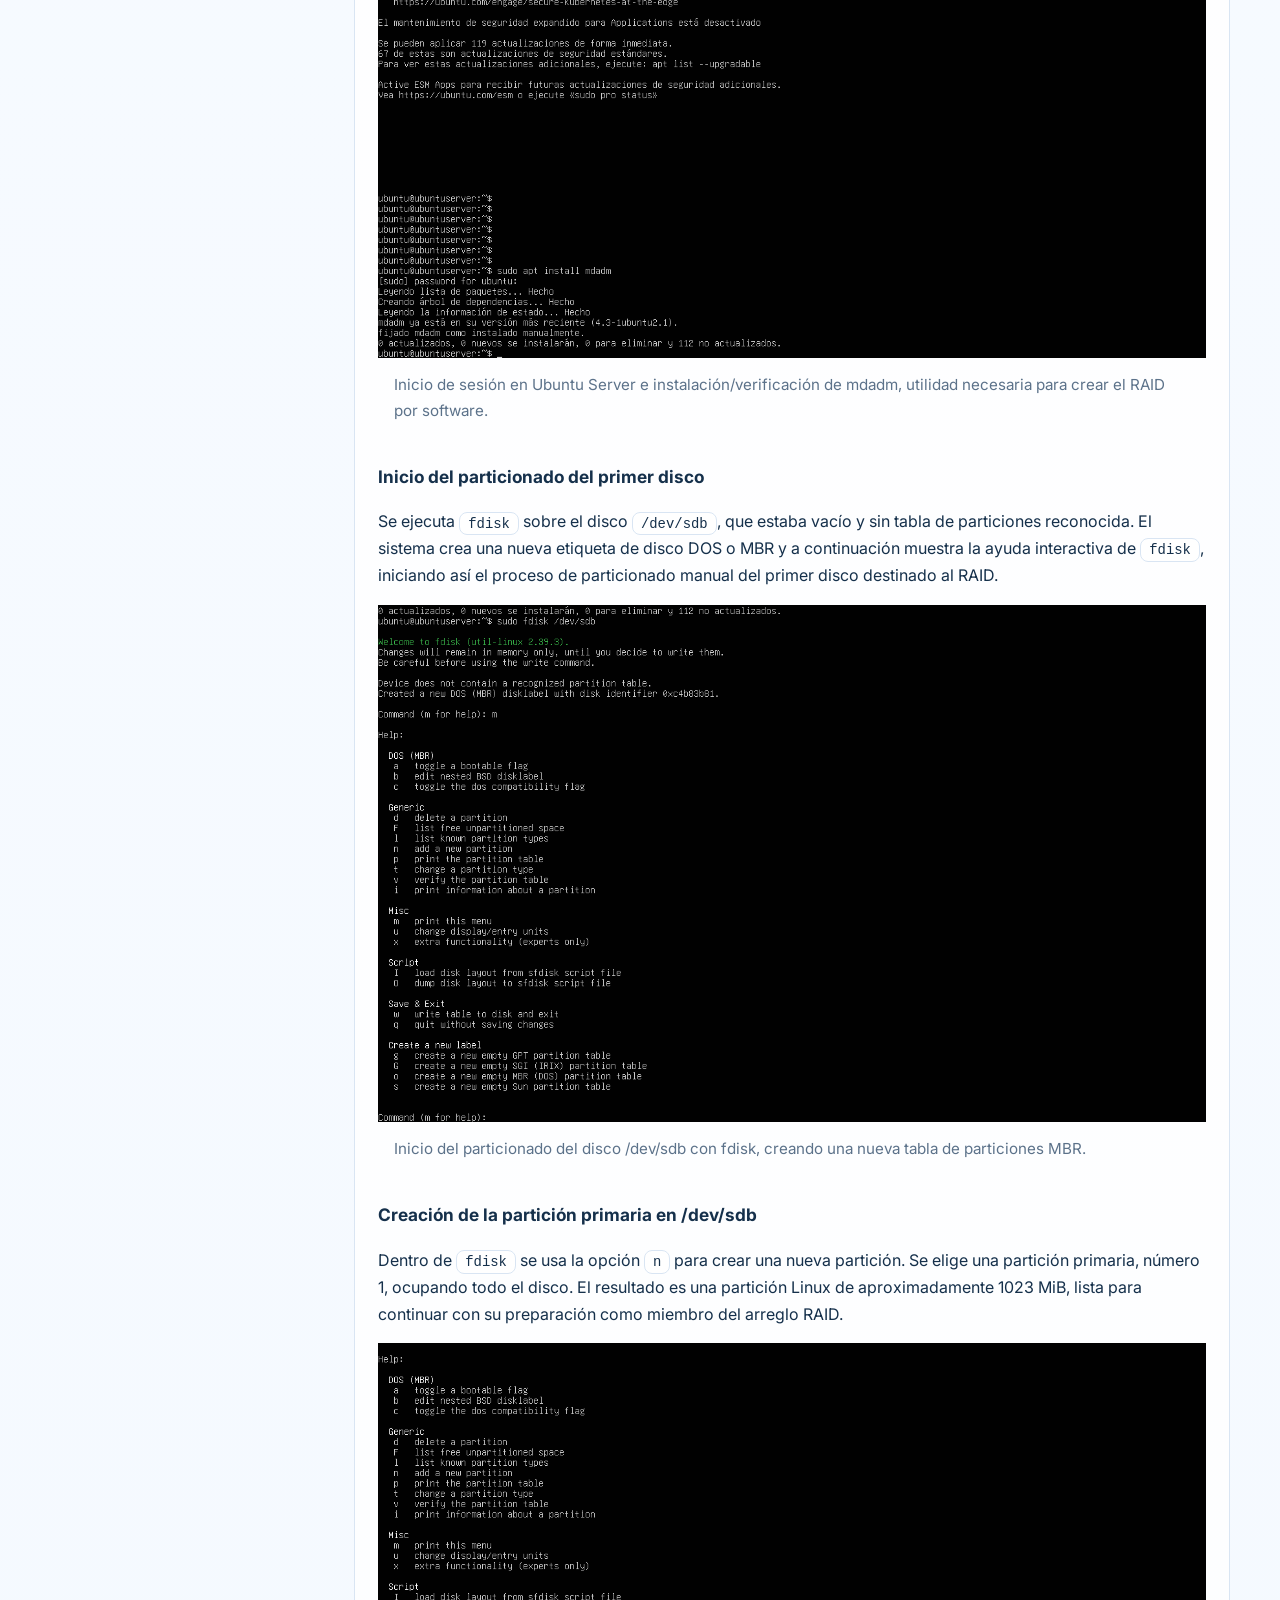
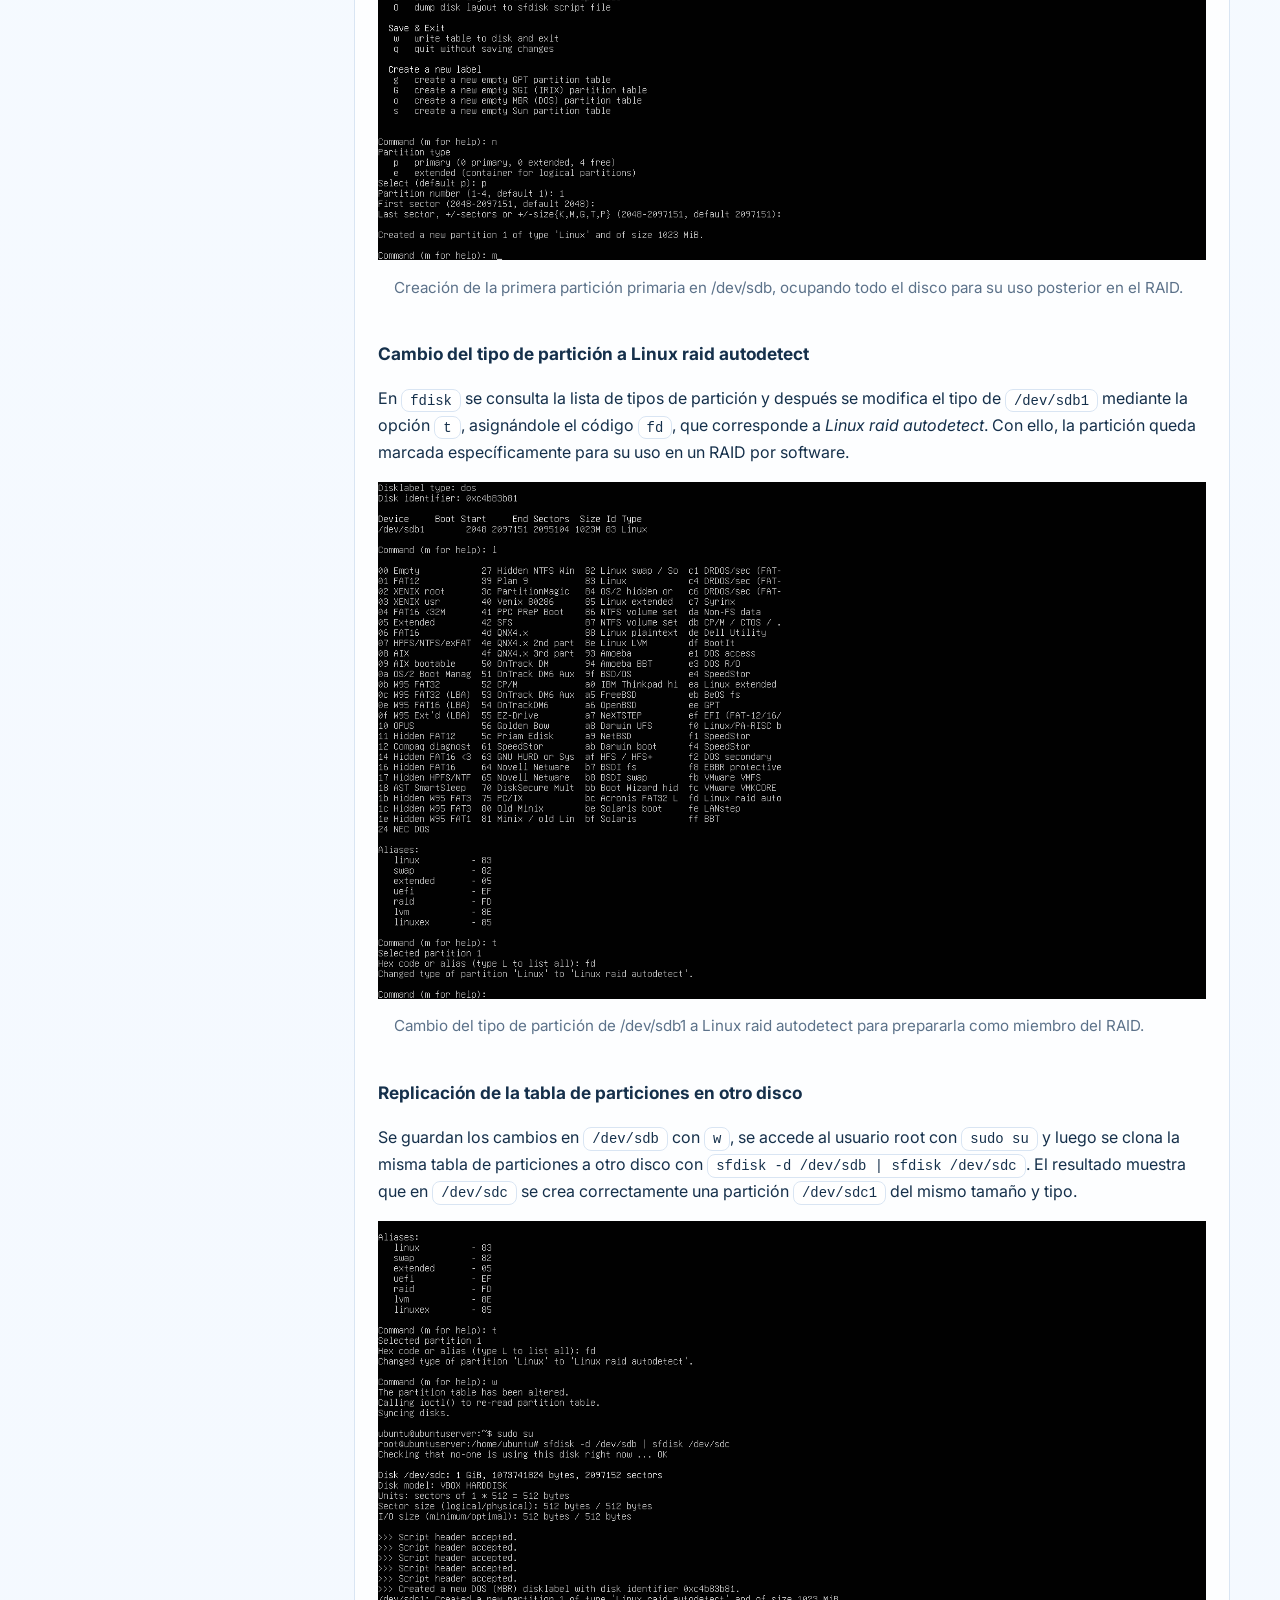
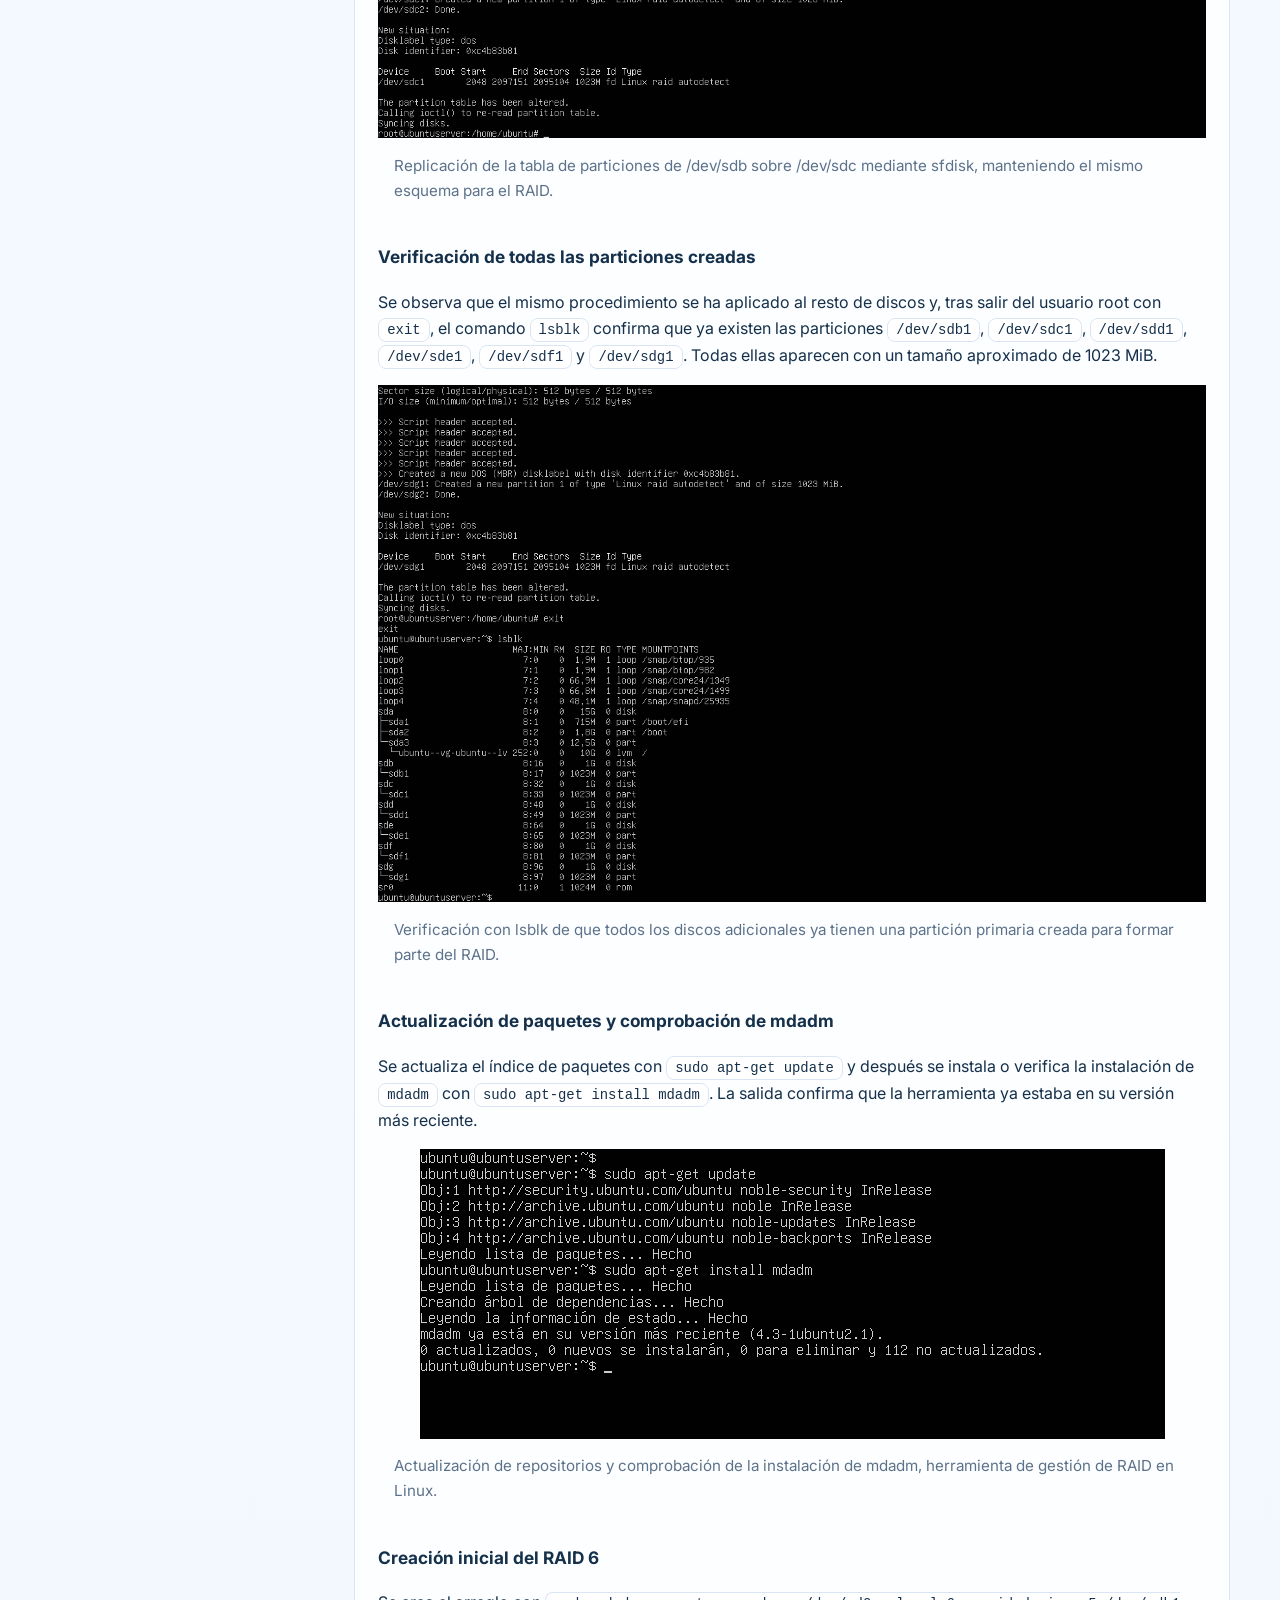
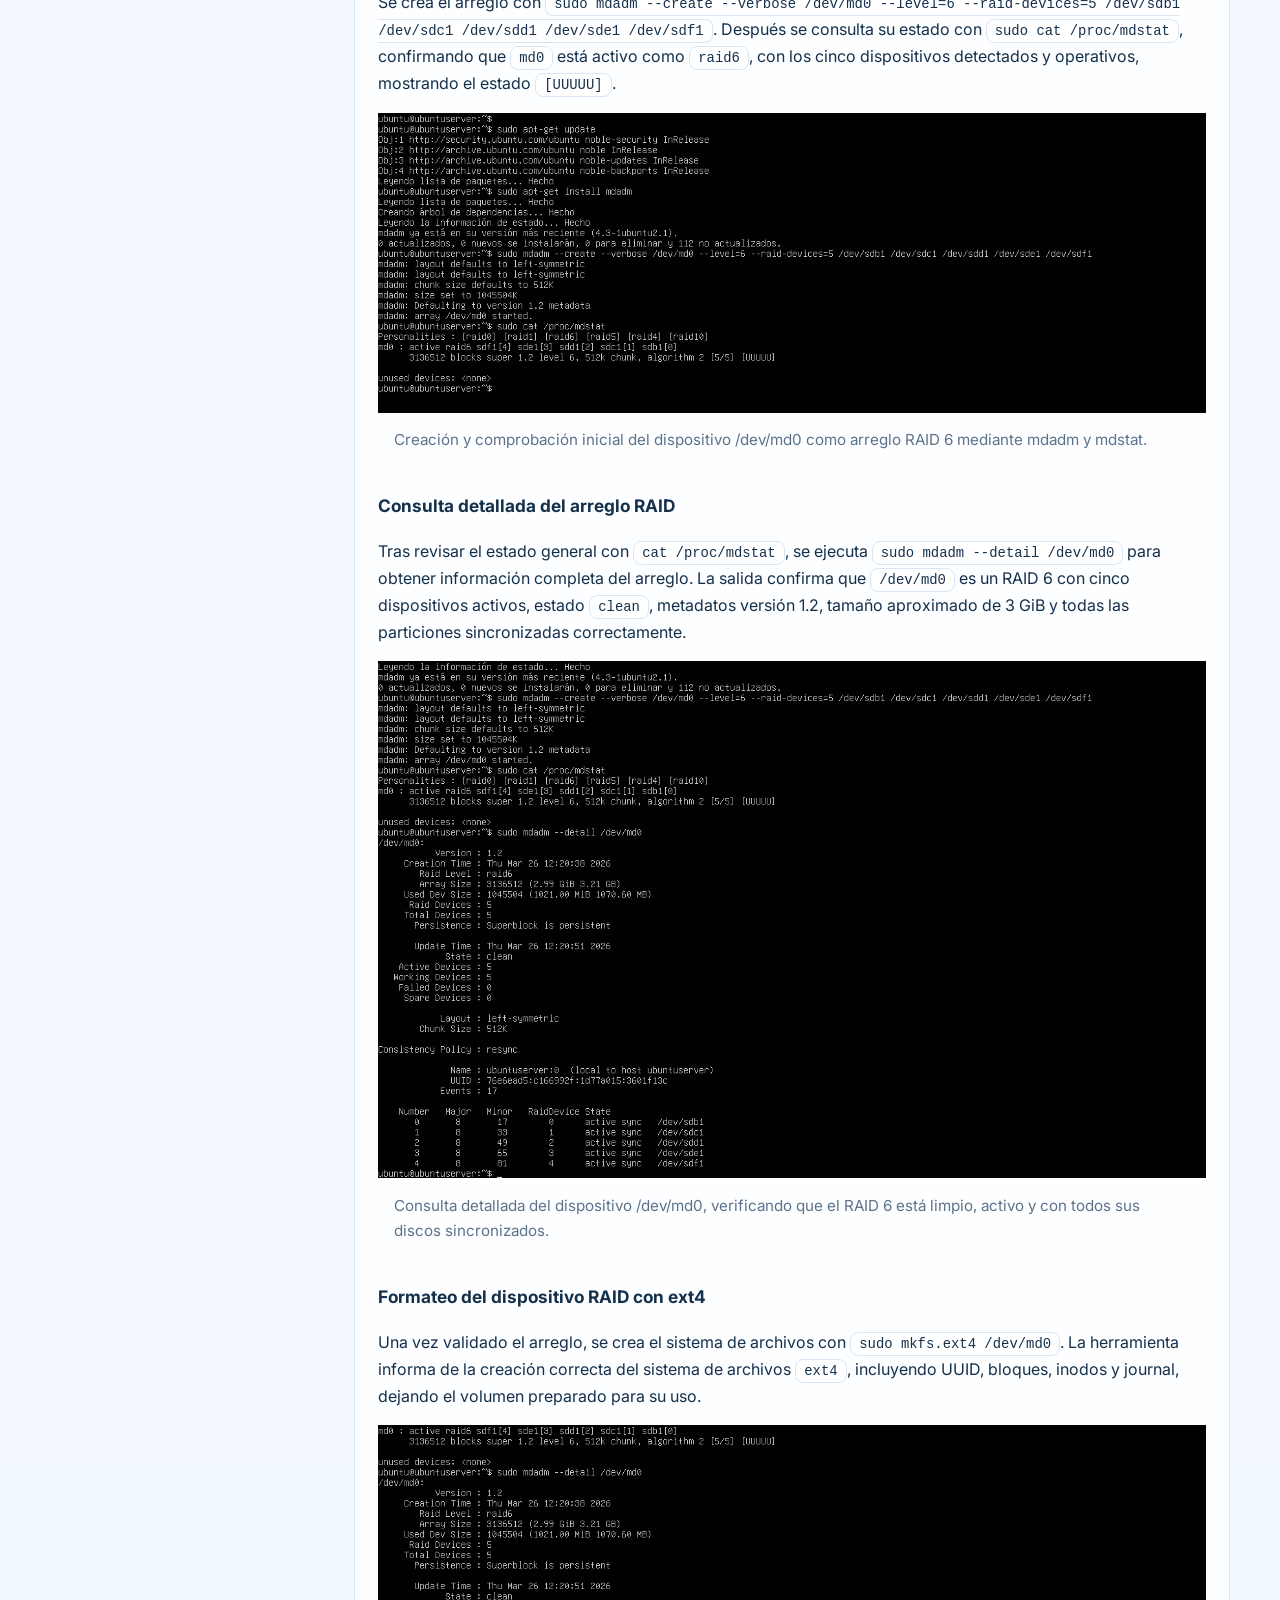
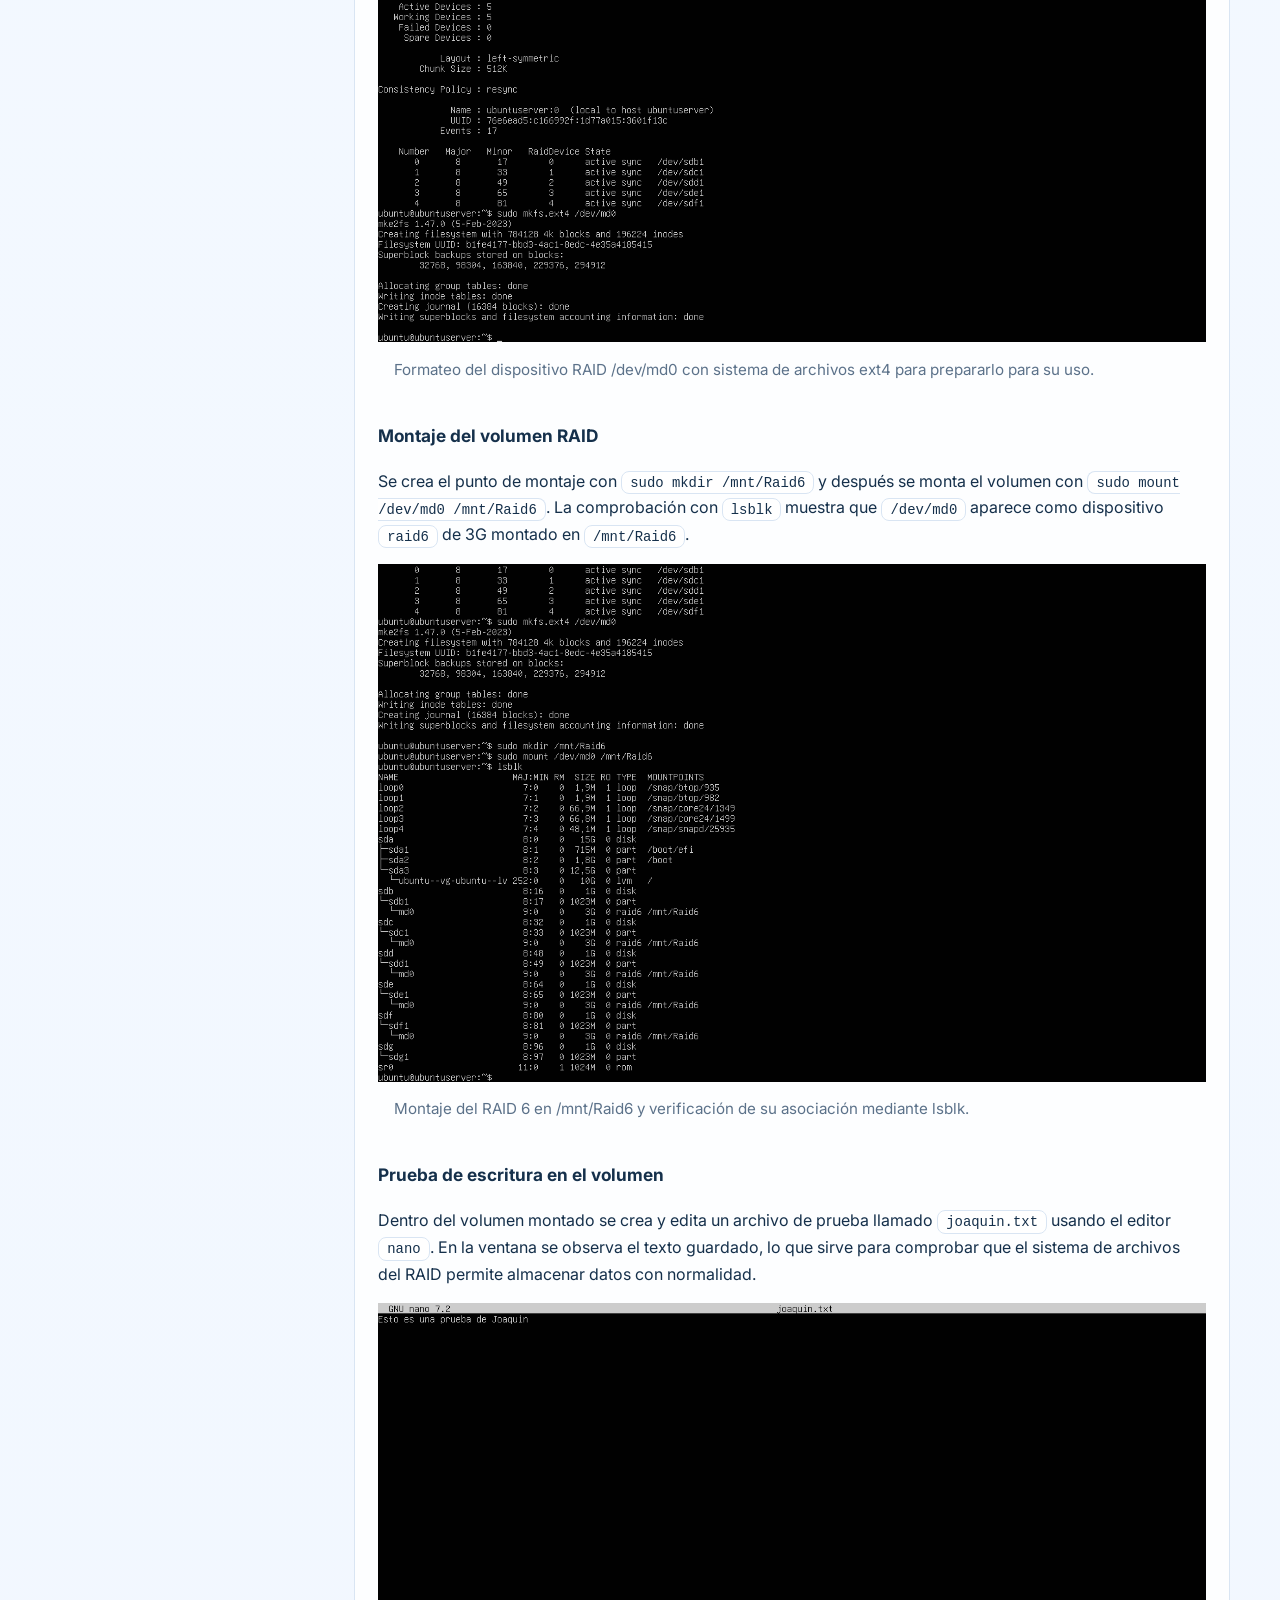
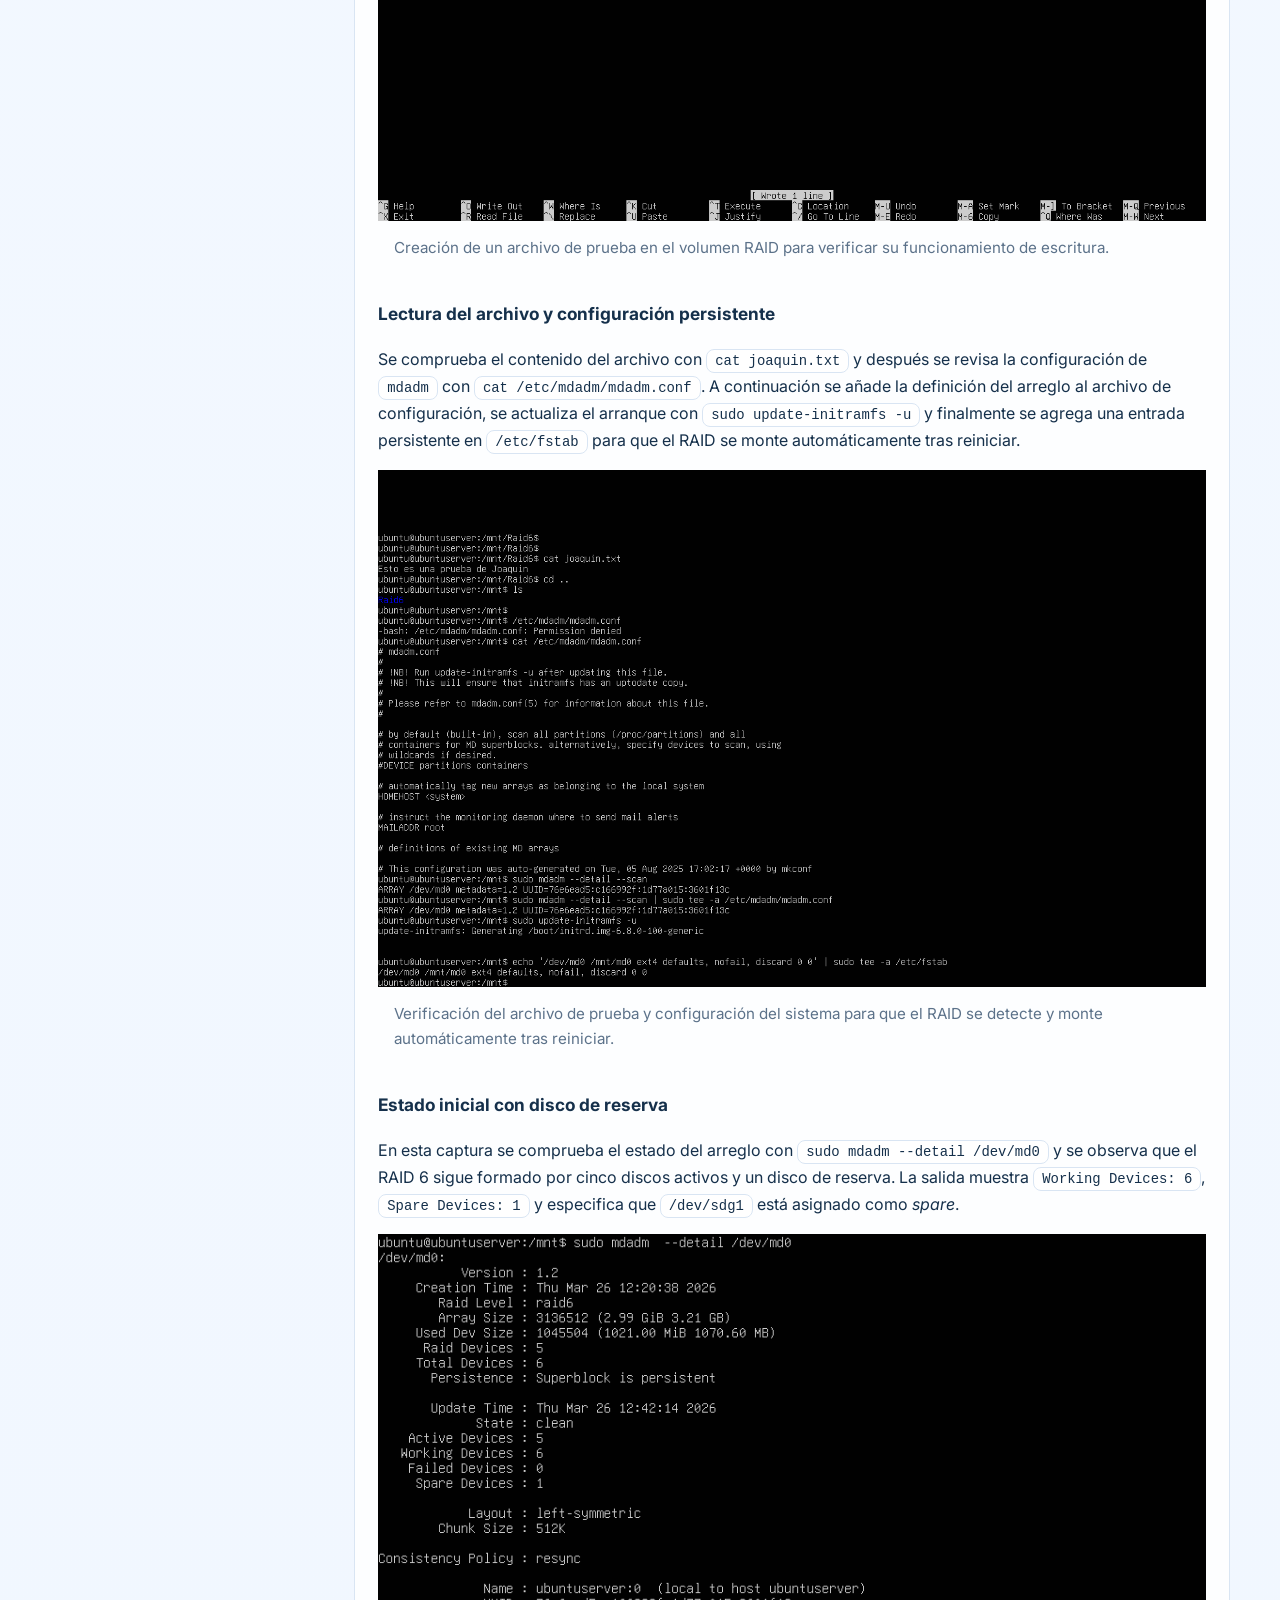
<file: pages/herramientas.html>
<!DOCTYPE html>
<html lang="es">
<head>
  <meta charset="UTF-8">
  <meta name="viewport" content="width=device-width, initial-scale=1.0">
  <title>Herramientas de software | Manual de Hardware</title>
  <meta name="description" content="Manual de usuario para Clonezilla, RAID 6 y Wise Memory Optimizer, con una presentación visual, ordenada y explicativa.">
  <link rel="icon" type="image/png" href="../img/1.png">
  <link rel="preconnect" href="https://fonts.googleapis.com">
  <link rel="preconnect" href="https://fonts.gstatic.com" crossorigin>
  <link href="https://fonts.googleapis.com/css2?family=Inter:wght@400;500;600;700;800&display=swap" rel="stylesheet">
  <link rel="stylesheet" href="../styles.css">
</head>
<body>
  <header class="topbar">
    <div class="container nav">
      <a class="brand" href="../index.html">
        <span class="brand-badge">HW</span>
        <span>Manual de Hardware y Ciberseguridad</span>
      </a>
<nav class="nav-links">
  <a href="../index.html">Inicio</a>
  <a href="configuracion.html">Configuración</a>
  <a href="montaje.html">Montaje</a>
  <a class="active" href="herramientas.html">Herramientas</a>
  <a href="analisis.html">Análisis</a>
  <a href="benchmarks.html">Benchmarks</a>
  <a href="uefi.html">UEFI</a>
  <a href="kali.html">Kali</a>
  <a href="lab-seguro.html">Lab Ético</a>
  <a href="ciber-labs.html">CiberLabs</a>
  <a href="sobre-mi.html">Sobre mí</a>
</nav>
    </div>
  </header>

  <main>
    <section class="page-hero">
      <div class="container">
        <div class="breadcrumbs">
          <a href="../index.html">Inicio</a>
          <span>›</span>
          <span>Herramientas de software</span>
        </div>
        
        <h1>Herramientas de software</h1>
        <p>En esta sección se presentan herramientas útiles en administración de sistemas y almacenamiento. Se documenta el uso de Clonezilla, RAID 6 y Wise Memory Optimizer de forma visual, ordenada y explicativa.</p>
      </div>
    </section>

    <div class="container page-layout">
      <aside class="toc">
        <h3>En esta página</h3>
        <ul>
          <li><a href="#clonezilla">Clonezilla</a></li>
          <li><a href="#raid6">RAID 6</a></li>
          <li><a href="#wise">Wise Memory Optimizer</a></li>
        </ul>
      </aside>

      <div class="content">
        <section class="content-section" id="clonezilla">
          
          <div class="section-title-with-logo">
            <h2>Clonezilla</h2>
            <img src="../img/soft/24.png" alt="Logo de Clonezilla" class="section-logo">
          </div>

          <p class="lead">A continuación, se adjuntan las capturas realizadas durante la práctica con Clonezilla. El objetivo es mostrar el proceso de selección del repositorio, creación de la imagen de clonación y validación final del clon generado.</p>

          <div class="info-box" style="margin-top: 1rem;">
            <p class="note-title">Objetivo de la práctica</p>
            <p>Clonezilla permite crear imágenes de particiones o discos completos para su restauración posterior. Es una herramienta muy útil para copias de seguridad, despliegue de sistemas y recuperación ante fallos.</p>
          </div>

          <div class="software-sequence" style="margin-top: 1.5rem;">
            <article class="software-shot">
              <h3>Inicio del programa y selección del repositorio</h3>
              <p>Tras iniciar el programa, Clonezilla solicita seleccionar el dispositivo que se montará como <span class="kbd">/home/partimag</span>, que será la ubicación donde se guardarán las imágenes de clonación.</p>
              <img src="../img/soft/1.png" alt="Inicio de Clonezilla y selección del repositorio de imágenes" class="software-image">
            </article>

            <article class="software-shot">
              <h3>Selección de la partición de almacenamiento</h3>
              <p>En este paso se selecciona la partición <span class="kbd">/dev/sdb2</span> como repositorio de imágenes, quedando así definida la ubicación donde se almacenará el clon generado por Clonezilla.</p>
              <img src="../img/soft/2.png" alt="Selección de la partición /dev/sdb2 como repositorio de imágenes" class="software-image">
            </article>

            <article class="software-shot">
              <h3>Proceso de creación de la imagen</h3>
              <p>Aquí se está copiando la partición <span class="kbd">/dev/sdb2</span> a una imagen. El proceso finaliza al <strong>100%</strong> sin errores, lo que confirma que la clonación se ha realizado correctamente.</p>
              <img src="../img/soft/3.png" alt="Proceso de clonación de la partición /dev/sdb2 a una imagen" class="software-image">
            </article>

            <article class="software-shot">
              <h3>Verificación y validación de la imagen creada</h3>
              <p>En esta imagen, Clonezilla verifica la imagen creada y muestra el resumen del proceso. Se indica que la tabla de particiones es <strong>MBR</strong> y que la imagen almacenada en <span class="kbd">/home/partimag/2025-12-15-20-img</span> es restaurable, por lo que la clonación puede considerarse válida.</p>
              <img src="../img/soft/4.png" alt="Verificación de la imagen creada en Clonezilla" class="software-image">
            </article>
          </div>

          <div class="tip-box" style="margin-top: 1.2rem;">
            <p class="note-title">Conclusión</p>
            <p>La práctica demuestra que Clonezilla permite generar una imagen restaurable de forma fiable, verificando tanto el proceso de copia como la integridad del resultado final.</p>
          </div>
        </section>

        <section class="content-section" id="raid6">
          <span class="badge">3.2</span>
          <div class="section-title-with-logo">
            <h2>RAID 6</h2>
            <img src="../img/soft/25.png" alt="Logo de RAID 6" class="section-logo">
          </div>

          <p class="lead">En esta práctica se documenta la creación y administración de un RAID 6 por software en Ubuntu Server usando <span class="kbd">mdadm</span>. El proceso incluye la preparación de discos, particionado, creación del arreglo, formateo, montaje, configuración persistente y simulación de fallo con disco de reserva.</p>

          <div class="info-box">
            <p class="note-title">Resumen de la práctica</p>
            <p>Se parte de una máquina virtual configurada con varios discos adicionales destinados al RAID. A partir de ahí se preparan las particiones, se crea el arreglo <span class="kbd">/dev/md0</span>, se monta en el sistema y finalmente se comprueba su tolerancia a fallos simulando la caída de uno de los discos activos.</p>
          </div>

          <div class="table-wrap" style="margin-top: 1rem;">
            <table>
              <thead>
                <tr>
                  <th>Característica</th>
                  <th>RAID 6</th>
                </tr>
              </thead>
              <tbody>
                <tr>
                  <td>Tolerancia a fallos</td>
                  <td>Hasta 2 discos</td>
                </tr>
                <tr>
                  <td>Rendimiento lectura</td>
                  <td>Bueno</td>
                </tr>
                <tr>
                  <td>Rendimiento escritura</td>
                  <td>Más penalizado que RAID 5</td>
                </tr>
                <tr>
                  <td>Uso recomendado</td>
                  <td>Entornos donde prima la seguridad de datos</td>
                </tr>
              </tbody>
            </table>
          </div>

          <div class="software-sequence" style="margin-top: 1.5rem;">
            <article class="software-shot">
              <h3>Configuración inicial de almacenamiento en VirtualBox</h3>
              <p>Se muestra la configuración de almacenamiento de la máquina virtual en VirtualBox. Hay un controlador SATA con 7 puertos y varios discos virtuales añadidos. Se aprecia un disco principal llamado <span class="kbd">Ubuntu ISO Raid 6.vdi</span> y varios discos <span class="kbd">Raid6_X.vdi</span>, lo que indica que la máquina virtual ya está preparada con un disco de sistema, cinco discos destinados al RAID 6 y un disco adicional configurado como reserva.</p>
              <img src="../img/soft/5.png" alt="Configuración de almacenamiento de la máquina virtual en VirtualBox" class="software-image">
              <div class="screenshot-caption">Configuración de almacenamiento de la máquina virtual con un disco principal y varios discos adicionales conectados al controlador SATA.</div>
            </article>

<article class="software-shot">
  <h3>Comprobación de discos detectados con lsblk</h3>
  <p>Se ejecuta <span class="kbd">lsblk</span> para listar los dispositivos de bloques detectados por Ubuntu. El disco <span class="kbd">sda</span> de 15G contiene el sistema, con particiones <span class="kbd">/boot/efi</span>, <span class="kbd">/boot</span> y el volumen lógico <span class="kbd">/</span>. Además aparecen seis discos adicionales de 1G: <span class="kbd">sdb</span>, <span class="kbd">sdc</span>, <span class="kbd">sdd</span>, <span class="kbd">sde</span>, <span class="kbd">sdf</span> y <span class="kbd">sdg</span>. Cinco de ellos se utilizarán como discos activos del RAID 6, mientras que uno quedará configurado como disco de reserva. Todavía no tienen particiones ni puntos de montaje asignados.</p>
  <img src="../img/soft/6.png" alt="Listado de discos detectados en Ubuntu con lsblk" class="software-image" style="display:block; margin:0 auto;">
  <div class="screenshot-caption">Listado de discos detectados en Ubuntu, diferenciando el disco del sistema (sda) de los discos vacíos destinados al RAID.</div>
</article>

            <article class="software-shot">
              <h3>Inicio de sesión y comprobación de mdadm</h3>
              <p>Se ve la consola de Ubuntu Server tras iniciar sesión con el usuario <span class="kbd">ubuntu</span>. Aparece el resumen del sistema, incluyendo carga, uso de disco, memoria e IP asignada. Después se instala o verifica <span class="kbd">mdadm</span> con <span class="kbd">sudo apt install mdadm</span>, confirmando que la utilidad necesaria para gestionar RAID software ya está disponible.</p>
              <img src="../img/soft/7.png" alt="Inicio de sesión en Ubuntu Server y verificación de mdadm" class="software-image">
              <div class="screenshot-caption">Inicio de sesión en Ubuntu Server e instalación/verificación de mdadm, utilidad necesaria para crear el RAID por software.</div>
            </article>

            <article class="software-shot">
              <h3>Inicio del particionado del primer disco</h3>
              <p>Se ejecuta <span class="kbd">fdisk</span> sobre el disco <span class="kbd">/dev/sdb</span>, que estaba vacío y sin tabla de particiones reconocida. El sistema crea una nueva etiqueta de disco DOS o MBR y a continuación muestra la ayuda interactiva de <span class="kbd">fdisk</span>, iniciando así el proceso de particionado manual del primer disco destinado al RAID.</p>
              <img src="../img/soft/8.png" alt="Inicio del particionado del disco /dev/sdb con fdisk" class="software-image">
              <div class="screenshot-caption">Inicio del particionado del disco /dev/sdb con fdisk, creando una nueva tabla de particiones MBR.</div>
            </article>

            <article class="software-shot">
              <h3>Creación de la partición primaria en /dev/sdb</h3>
              <p>Dentro de <span class="kbd">fdisk</span> se usa la opción <span class="kbd">n</span> para crear una nueva partición. Se elige una partición primaria, número 1, ocupando todo el disco. El resultado es una partición Linux de aproximadamente 1023 MiB, lista para continuar con su preparación como miembro del arreglo RAID.</p>
              <img src="../img/soft/9.png" alt="Creación de la primera partición primaria en /dev/sdb" class="software-image">
              <div class="screenshot-caption">Creación de la primera partición primaria en /dev/sdb, ocupando todo el disco para su uso posterior en el RAID.</div>
            </article>

            <article class="software-shot">
              <h3>Cambio del tipo de partición a Linux raid autodetect</h3>
              <p>En <span class="kbd">fdisk</span> se consulta la lista de tipos de partición y después se modifica el tipo de <span class="kbd">/dev/sdb1</span> mediante la opción <span class="kbd">t</span>, asignándole el código <span class="kbd">fd</span>, que corresponde a <em>Linux raid autodetect</em>. Con ello, la partición queda marcada específicamente para su uso en un RAID por software.</p>
              <img src="../img/soft/10.png" alt="Cambio del tipo de partición a Linux raid autodetect" class="software-image">
              <div class="screenshot-caption">Cambio del tipo de partición de /dev/sdb1 a Linux raid autodetect para prepararla como miembro del RAID.</div>
            </article>

            <article class="software-shot">
              <h3>Replicación de la tabla de particiones en otro disco</h3>
              <p>Se guardan los cambios en <span class="kbd">/dev/sdb</span> con <span class="kbd">w</span>, se accede al usuario root con <span class="kbd">sudo su</span> y luego se clona la misma tabla de particiones a otro disco con <span class="kbd">sfdisk -d /dev/sdb | sfdisk /dev/sdc</span>. El resultado muestra que en <span class="kbd">/dev/sdc</span> se crea correctamente una partición <span class="kbd">/dev/sdc1</span> del mismo tamaño y tipo.</p>
              <img src="../img/soft/11.png" alt="Replicación de la tabla de particiones de /dev/sdb sobre /dev/sdc" class="software-image">
              <div class="screenshot-caption">Replicación de la tabla de particiones de /dev/sdb sobre /dev/sdc mediante sfdisk, manteniendo el mismo esquema para el RAID.</div>
            </article>

            <article class="software-shot">
              <h3>Verificación de todas las particiones creadas</h3>
              <p>Se observa que el mismo procedimiento se ha aplicado al resto de discos y, tras salir del usuario root con <span class="kbd">exit</span>, el comando <span class="kbd">lsblk</span> confirma que ya existen las particiones <span class="kbd">/dev/sdb1</span>, <span class="kbd">/dev/sdc1</span>, <span class="kbd">/dev/sdd1</span>, <span class="kbd">/dev/sde1</span>, <span class="kbd">/dev/sdf1</span> y <span class="kbd">/dev/sdg1</span>. Todas ellas aparecen con un tamaño aproximado de 1023 MiB.</p>
              <img src="../img/soft/12.png" alt="Verificación con lsblk de todas las particiones creadas para el RAID" class="software-image">
              <div class="screenshot-caption">Verificación con lsblk de que todos los discos adicionales ya tienen una partición primaria creada para formar parte del RAID.</div>
            </article>

<article class="software-shot">
  <h3>Actualización de paquetes y comprobación de mdadm</h3>
  <p>Se actualiza el índice de paquetes con <span class="kbd">sudo apt-get update</span> y después se instala o verifica la instalación de <span class="kbd">mdadm</span> con <span class="kbd">sudo apt-get install mdadm</span>. La salida confirma que la herramienta ya estaba en su versión más reciente.</p>
  <img src="../img/soft/13.png" alt="Actualización de repositorios y comprobación de mdadm" class="software-image clickable-image" style="display:block; margin:0 auto;">
  <div class="screenshot-caption">Actualización de repositorios y comprobación de la instalación de mdadm, herramienta de gestión de RAID en Linux.</div>
</article>

            <article class="software-shot">
              <h3>Creación inicial del RAID 6</h3>
              <p>Se crea el arreglo con <span class="kbd">sudo mdadm --create --verbose /dev/md0 --level=6 --raid-devices=5 /dev/sdb1 /dev/sdc1 /dev/sdd1 /dev/sde1 /dev/sdf1</span>. Después se consulta su estado con <span class="kbd">sudo cat /proc/mdstat</span>, confirmando que <span class="kbd">md0</span> está activo como <span class="kbd">raid6</span>, con los cinco dispositivos detectados y operativos, mostrando el estado <span class="kbd">[UUUUU]</span>.</p>
              <img src="../img/soft/14.png" alt="Creación del dispositivo /dev/md0 como RAID 6" class="software-image">
              <div class="screenshot-caption">Creación y comprobación inicial del dispositivo /dev/md0 como arreglo RAID 6 mediante mdadm y mdstat.</div>
            </article>

            <article class="software-shot">
              <h3>Consulta detallada del arreglo RAID</h3>
              <p>Tras revisar el estado general con <span class="kbd">cat /proc/mdstat</span>, se ejecuta <span class="kbd">sudo mdadm --detail /dev/md0</span> para obtener información completa del arreglo. La salida confirma que <span class="kbd">/dev/md0</span> es un RAID 6 con cinco dispositivos activos, estado <span class="kbd">clean</span>, metadatos versión 1.2, tamaño aproximado de 3 GiB y todas las particiones sincronizadas correctamente.</p>
              <img src="../img/soft/15.png" alt="Consulta detallada del dispositivo RAID /dev/md0" class="software-image">
              <div class="screenshot-caption">Consulta detallada del dispositivo /dev/md0, verificando que el RAID 6 está limpio, activo y con todos sus discos sincronizados.</div>
            </article>

            <article class="software-shot">
              <h3>Formateo del dispositivo RAID con ext4</h3>
              <p>Una vez validado el arreglo, se crea el sistema de archivos con <span class="kbd">sudo mkfs.ext4 /dev/md0</span>. La herramienta informa de la creación correcta del sistema de archivos <span class="kbd">ext4</span>, incluyendo UUID, bloques, inodos y journal, dejando el volumen preparado para su uso.</p>
              <img src="../img/soft/16.png" alt="Formateo del dispositivo RAID /dev/md0 con ext4" class="software-image">
              <div class="screenshot-caption">Formateo del dispositivo RAID /dev/md0 con sistema de archivos ext4 para prepararlo para su uso.</div>
            </article>

            <article class="software-shot">
              <h3>Montaje del volumen RAID</h3>
              <p>Se crea el punto de montaje con <span class="kbd">sudo mkdir /mnt/Raid6</span> y después se monta el volumen con <span class="kbd">sudo mount /dev/md0 /mnt/Raid6</span>. La comprobación con <span class="kbd">lsblk</span> muestra que <span class="kbd">/dev/md0</span> aparece como dispositivo <span class="kbd">raid6</span> de 3G montado en <span class="kbd">/mnt/Raid6</span>.</p>
              <img src="../img/soft/17.png" alt="Montaje del RAID 6 y verificación con lsblk" class="software-image">
              <div class="screenshot-caption">Montaje del RAID 6 en /mnt/Raid6 y verificación de su asociación mediante lsblk.</div>
            </article>

            <article class="software-shot">
              <h3>Prueba de escritura en el volumen</h3>
              <p>Dentro del volumen montado se crea y edita un archivo de prueba llamado <span class="kbd">joaquin.txt</span> usando el editor <span class="kbd">nano</span>. En la ventana se observa el texto guardado, lo que sirve para comprobar que el sistema de archivos del RAID permite almacenar datos con normalidad.</p>
              <img src="../img/soft/18.png" alt="Creación de un archivo de prueba en el volumen RAID" class="software-image">
              <div class="screenshot-caption">Creación de un archivo de prueba en el volumen RAID para verificar su funcionamiento de escritura.</div>
            </article>

            <article class="software-shot">
              <h3>Lectura del archivo y configuración persistente</h3>
              <p>Se comprueba el contenido del archivo con <span class="kbd">cat joaquin.txt</span> y después se revisa la configuración de <span class="kbd">mdadm</span> con <span class="kbd">cat /etc/mdadm/mdadm.conf</span>. A continuación se añade la definición del arreglo al archivo de configuración, se actualiza el arranque con <span class="kbd">sudo update-initramfs -u</span> y finalmente se agrega una entrada persistente en <span class="kbd">/etc/fstab</span> para que el RAID se monte automáticamente tras reiniciar.</p>
              <img src="../img/soft/19.png" alt="Verificación del archivo de prueba y configuración persistente del RAID" class="software-image">
              <div class="screenshot-caption">Verificación del archivo de prueba y configuración del sistema para que el RAID se detecte y monte automáticamente tras reiniciar.</div>
            </article>

            <article class="software-shot">
              <h3>Estado inicial con disco de reserva</h3>
              <p>En esta captura se comprueba el estado del arreglo con <span class="kbd">sudo mdadm --detail /dev/md0</span> y se observa que el RAID 6 sigue formado por cinco discos activos y un disco de reserva. La salida muestra <span class="kbd">Working Devices: 6</span>, <span class="kbd">Spare Devices: 1</span> y especifica que <span class="kbd">/dev/sdg1</span> está asignado como <em>spare</em>.</p>
              <img src="../img/soft/20.png" alt="Estado inicial del RAID 6 con disco de reserva" class="software-image">
              <div class="screenshot-caption">Estado inicial del RAID 6 antes de la simulación de fallo, con un disco de reserva configurado como repuesto automático.</div>
            </article>

            <article class="software-shot">
              <h3>Simulación de fallo de un disco</h3>
              <p>Aquí se simula una avería manual del disco <span class="kbd">/dev/sdd1</span> mediante <span class="kbd">sudo mdadm --manage --fail /dev/md0 /dev/sdd1</span>, provocando que el sistema lo marque como defectuoso. Al volver a consultar el estado del arreglo, se aprecia que <span class="kbd">/dev/sdd1</span> pasa a estado <span class="kbd">faulty</span> y que el disco de reserva <span class="kbd">/dev/sdg1</span> entra automáticamente en servicio como disco activo sincronizado.</p>
              <img src="../img/soft/21.png" alt="Simulación del fallo de un disco del RAID y activación del spare" class="software-image">
              <div class="screenshot-caption">Simulación de la caída de un disco del RAID y activación automática del disco de reserva para mantener la redundancia.</div>
            </article>

            <article class="software-shot">
              <h3>Intento de retirada del disco averiado</h3>
              <p>Después del fallo simulado, se intenta retirar el disco averiado con <span class="kbd">sudo mdadm --manage /dev/md0 --remove /dev/sdd1</span>. El sistema responde que no puede eliminarlo en ese momento. Aun así, una nueva comprobación con <span class="kbd">sudo mdadm --detail /dev/md0</span> confirma que el RAID continúa operativo y estabilizado tras la sustitución lógica realizada con el disco de repuesto.</p>
              <img src="../img/soft/22.png" alt="Intento de retirada del disco averiado y verificación del arreglo" class="software-image">
              <div class="screenshot-caption">Intento de retirada del disco averiado y verificación de que el arreglo sigue funcionando correctamente tras la reconfiguración.</div>
            </article>

            <article class="software-shot">
              <h3>Reincorporación del disco como reserva</h3>
              <p>En esta última captura se vuelve a añadir el disco <span class="kbd">/dev/sdd1</span> al arreglo usando <span class="kbd">sudo mdadm --manage /dev/md0 --add /dev/sdd1</span>. La salida confirma su incorporación y, al revisar otra vez el estado con <span class="kbd">sudo mdadm --detail /dev/md0</span>, se ve que el RAID mantiene cinco discos activos y ahora <span class="kbd">/dev/sdd1</span> queda nuevamente como <em>spare</em>, restaurando así la configuración con un disco de reserva disponible.</p>
              <img src="../img/soft/23.png" alt="Reincorporación del disco al RAID como unidad de reserva" class="software-image">
              <div class="screenshot-caption">Reincorporación del disco al RAID como unidad de reserva tras la simulación de fallo y recuperación del arreglo.</div>
            </article>
          </div>

          <div class="tip-box" style="margin-top: 1.2rem;">
            <p class="note-title">Conclusión</p>
            <p>La práctica demuestra que un RAID 6 por software ofrece tolerancia a fallos y continuidad de servicio, especialmente cuando se combina con un disco de reserva preparado para entrar automáticamente en funcionamiento ante una incidencia.</p>
          </div>
        </section>

        <section class="content-section" id="wise">
          
          <div class="section-title-with-logo">
            <h2>Wise Memory Optimizer</h2>
            <img src="../img/soft/26.png" alt="Logo de Wise Memory Optimizer" class="section-logo">
          </div>

          <p class="lead">En un portátil Asus TUF Gaming F15, se ha realizado una liberación de memoria RAM utilizando el programa Wise Memory Optimizer. A continuación, se muestra el proceso antes y después de optimizar la memoria, junto con la configuración aplicada.</p>

          <div class="info-box">
            <p class="note-title">Objetivo de la práctica</p>
            <p>Esta herramienta permite liberar memoria RAM ocupada por procesos en segundo plano y mejorar la disponibilidad de recursos del sistema. También puede configurarse para optimizar de forma automática según distintos criterios.</p>
          </div>

<div class="software-sequence" style="margin-top: 1.5rem;">
  <article class="software-shot">
    <h3>Estado inicial de la memoria</h3>
    <p>Se muestra el uso de memoria antes de optimizar. La RAM utilizada es de <strong>10,42 GB (33%)</strong> y hay <strong>21,33 GB disponibles (67%)</strong>. El sistema está funcionando con una carga moderada de memoria. En este punto se pulsa el botón <span class="kbd">Optimizar</span> para liberar recursos.</p>
    <img src="../img/soft/27.png" alt="Estado inicial de la memoria antes de optimizar con Wise Memory Optimizer" class="software-image clickable-image" style="display:block; margin:0 auto;">
    <div class="screenshot-caption" style="text-align: center;">Estado inicial de la memoria.</div>
            </article>

  <article class="software-shot">
    <h3>Confirmación de memoria liberada</h3>
    <p>El programa confirma que se han liberado <strong>3,06 GB</strong> de memoria. Aparece una notificación indicando la cantidad optimizada. Esto significa que varios procesos en segundo plano han sido limpiados, aumentando así la memoria disponible del sistema.</p>
    <img src="../img/soft/28.png" alt="Confirmación de memoria liberada por Wise Memory Optimizer" class="software-image clickable-image" style="display:block; margin:0 auto;">
    <div class="screenshot-caption" style="text-align: center;">Confirmación de memoria liberada.</div>
  </article>

            <article class="software-shot">
              <h3>Estado después de la optimización</h3>
              <p>Tras la optimización, el uso de RAM baja al <strong>23%</strong>, con <strong>7,31 GB en uso</strong>. La memoria disponible aumenta a <strong>24,44 GB (77%)</strong>. Se observa una mejora clara en la disponibilidad del sistema, dejando el equipo con más recursos libres para otras tareas.</p>
              <img src="../img/soft/29.png" alt="Estado de la memoria después de optimizar con Wise Memory Optimizer" class="software-image">
              <div class="screenshot-caption" style="text-align: center;">Estado después de la optimización.</div>
            </article>

            <article class="software-shot">
              <h3>Configuración del programa</h3>
              <p>En esta captura se muestran las opciones de configuración activadas. Está habilitada la optimización automática cuando la memoria baja al <strong>30%</strong>. Además, el programa solo se ejecuta cuando la CPU está libre. El idioma está configurado en español y se muestran notificaciones tras cada optimización.</p>
              <img src="../img/soft/30.png" alt="Configuración de Wise Memory Optimizer" class="software-image clickable-image" style="display:block; margin:0 auto;"">
              <div class="screenshot-caption" style="text-align: center;">Configuración del programa.</div>
            </article>
          </div>

          <div class="tip-box" style="margin-top: 1.2rem;">
            <p class="note-title">Conclusión</p>
            <p>La prueba muestra que Wise Memory Optimizer puede liberar una cantidad apreciable de RAM y mejorar la disponibilidad del sistema de forma inmediata. También destaca por permitir automatizar este proceso según el estado de la memoria y la carga de la CPU.</p>
          </div>
        </section>
      </div>
    </div>
  </main>

  <footer class="footer">
<div class="container" style="text-align: center;">
  &copy; 2026 Joaquín L. García García · <a href="https://github.com/Joaquin7gg" target="_blank" rel="noopener noreferrer" style="color: blue; text-decoration: underline;">GitHub</a>
</div>
  </footer>
    <div class="lightbox" id="lightbox">
  <span class="lightbox-close" id="lightbox-close">&times;</span>
  <img class="lightbox-content" id="lightbox-img" alt="">
</div>
<div class="lightbox" id="lightbox">
  <span class="lightbox-close" id="lightbox-close">&times;</span>
  <img class="lightbox-content" id="lightbox-img" alt="">
</div>

<script>
window.addEventListener("load", function () {
  const lightbox = document.getElementById("lightbox");
  const lightboxImg = document.getElementById("lightbox-img");
  const closeBtn = document.getElementById("lightbox-close");

  if (!lightbox || !lightboxImg || !closeBtn) return;

  const images = document.querySelectorAll("main img:not(.section-logo)");

  images.forEach((img) => {
    img.classList.add("clickable-image");

    img.addEventListener("click", function (e) {
      e.preventDefault();
      e.stopPropagation();
      lightboxImg.src = this.dataset.full || this.src;
      lightboxImg.alt = this.alt || "";
      lightbox.classList.add("show");
    });
  });

  closeBtn.addEventListener("click", function () {
    lightbox.classList.remove("show");
  });

  lightbox.addEventListener("click", function (e) {
    if (e.target === lightbox) {
      lightbox.classList.remove("show");
    }
  });

  document.addEventListener("keydown", function (e) {
    if (e.key === "Escape") {
      lightbox.classList.remove("show");
    }
  });
});
</script>
</body>
</html>
</file>
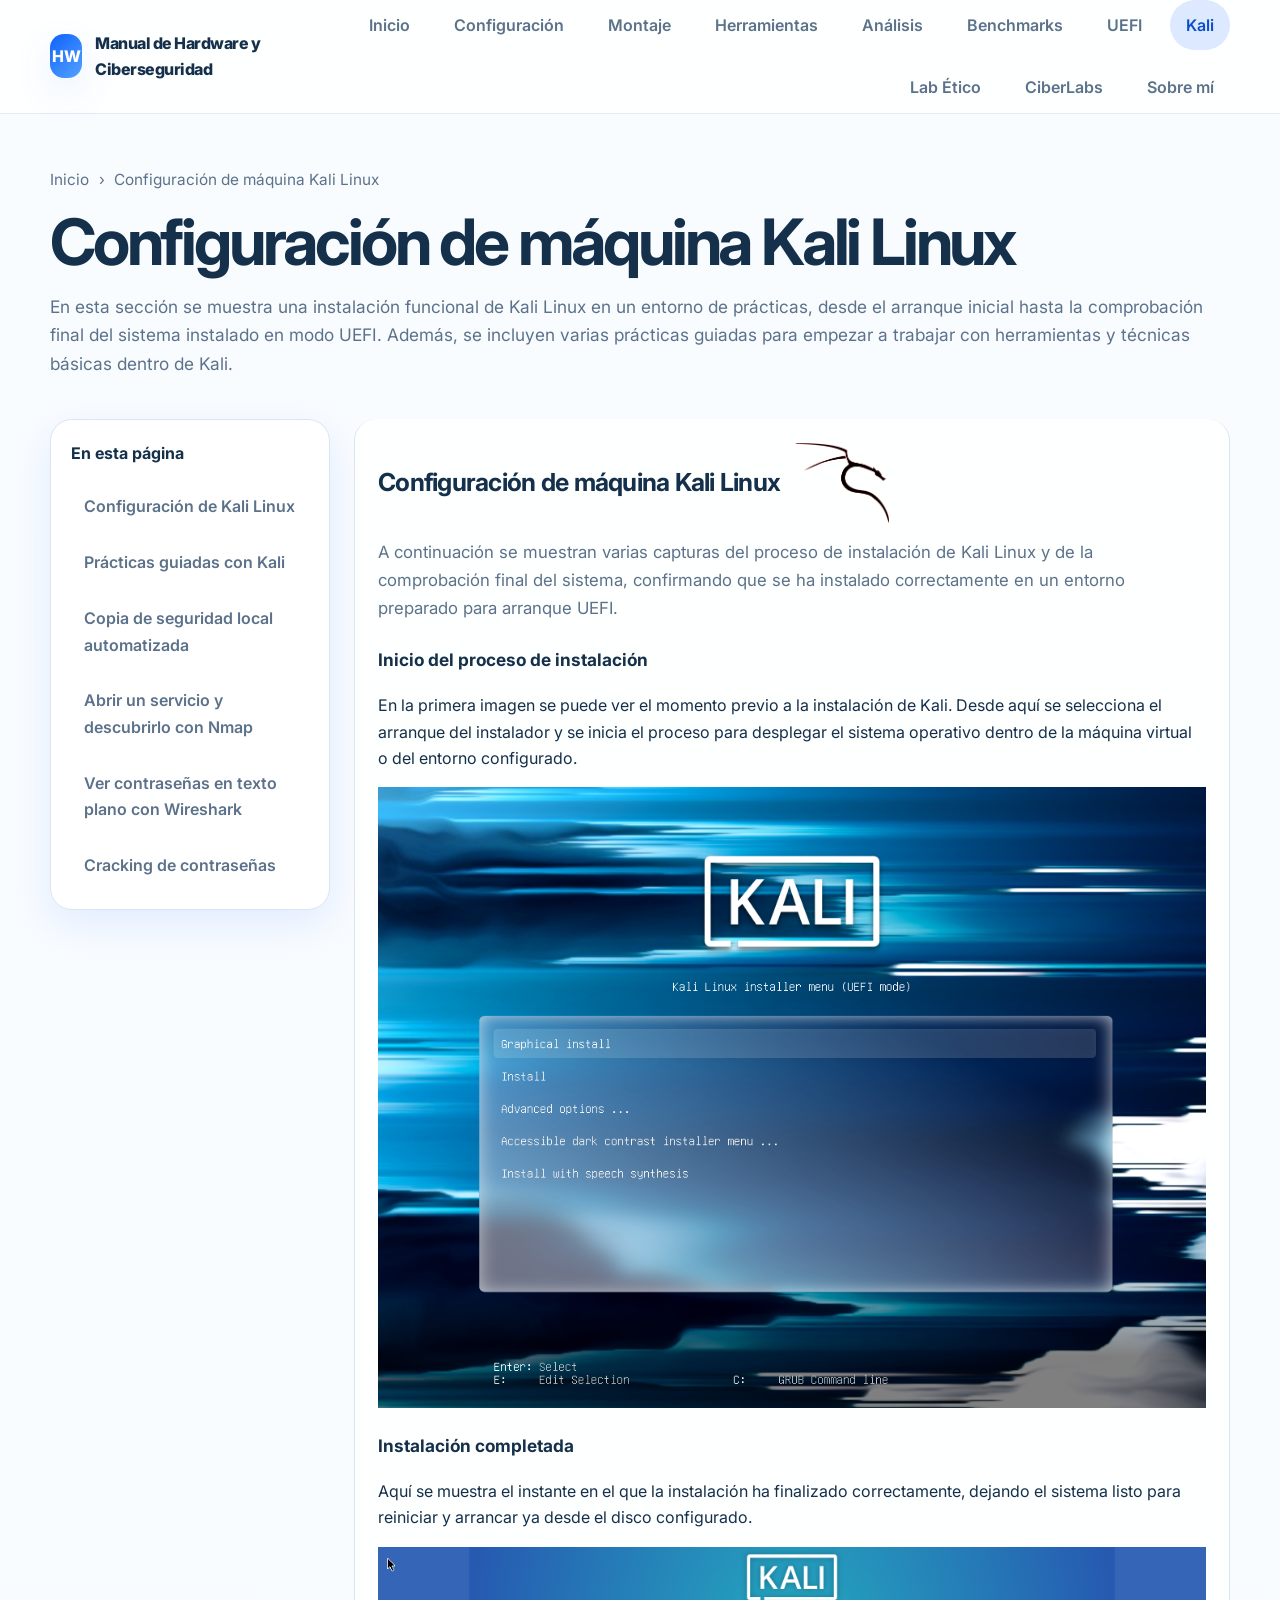
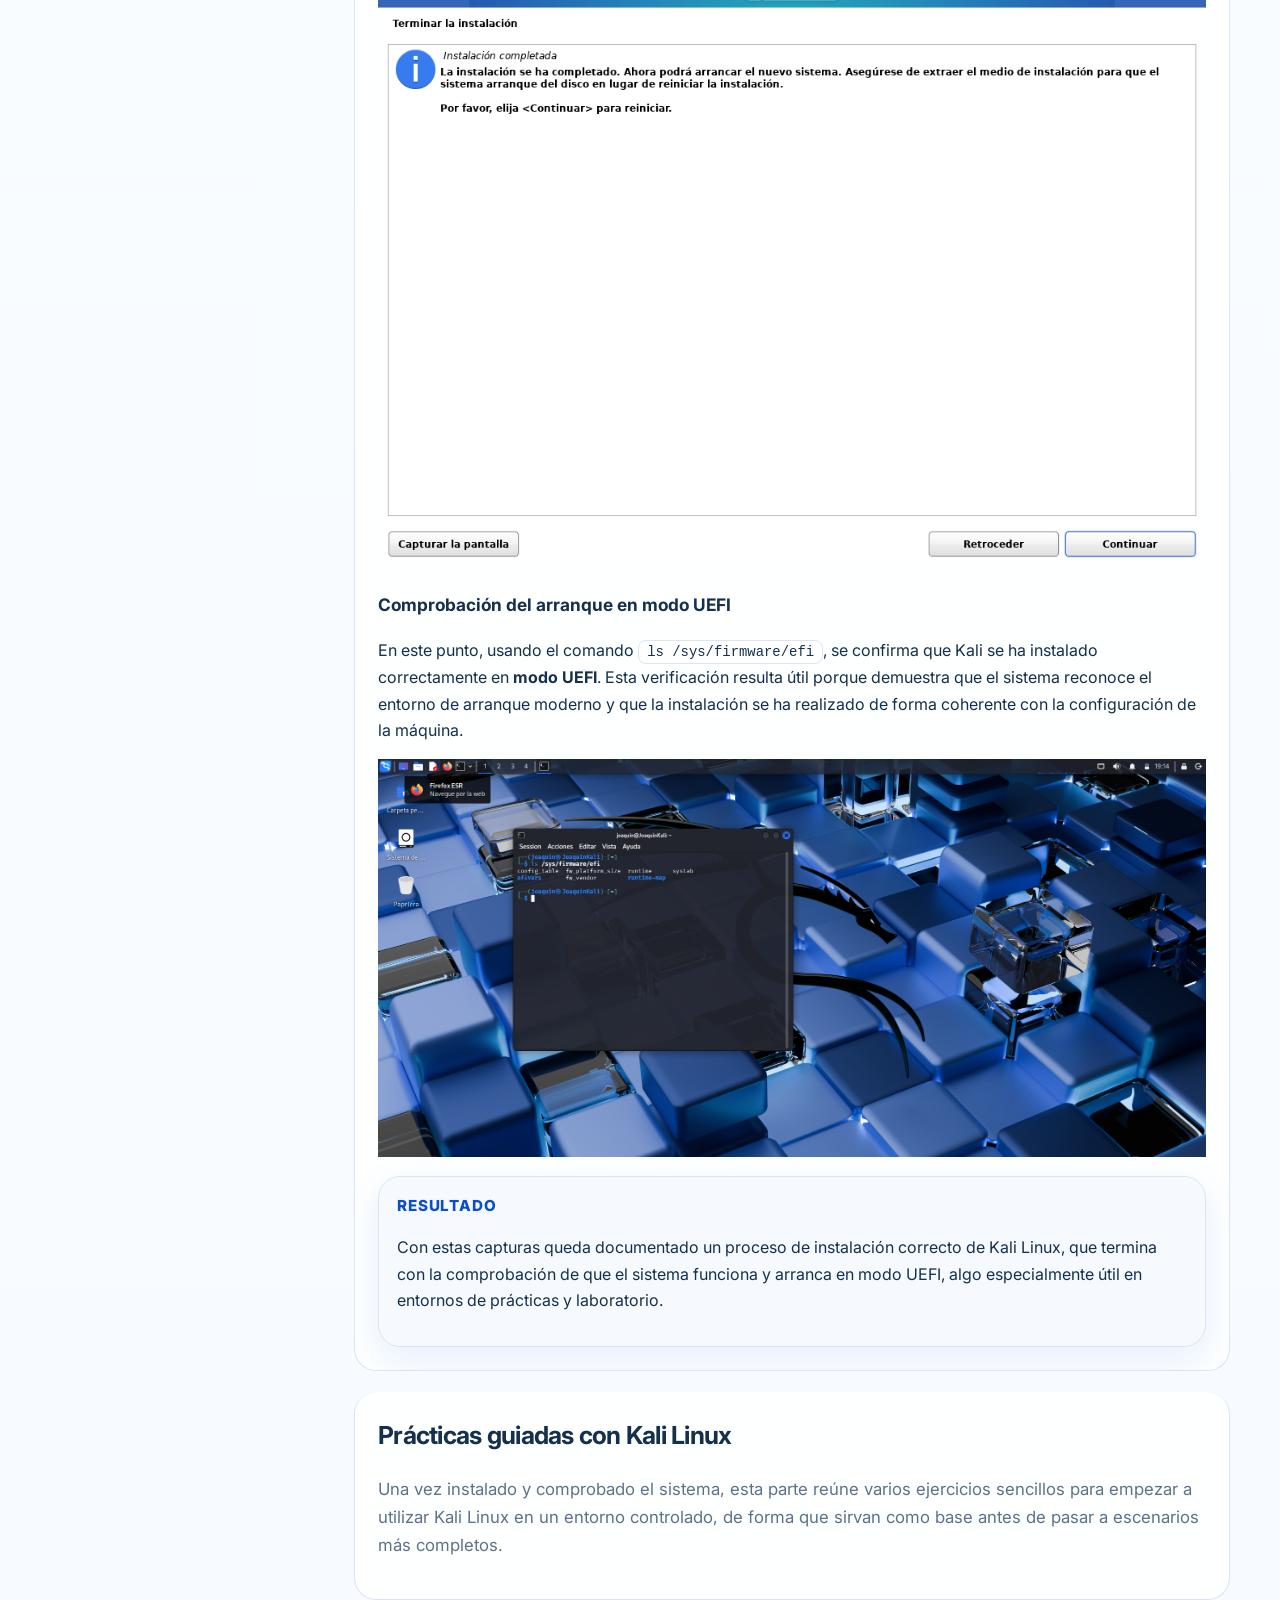
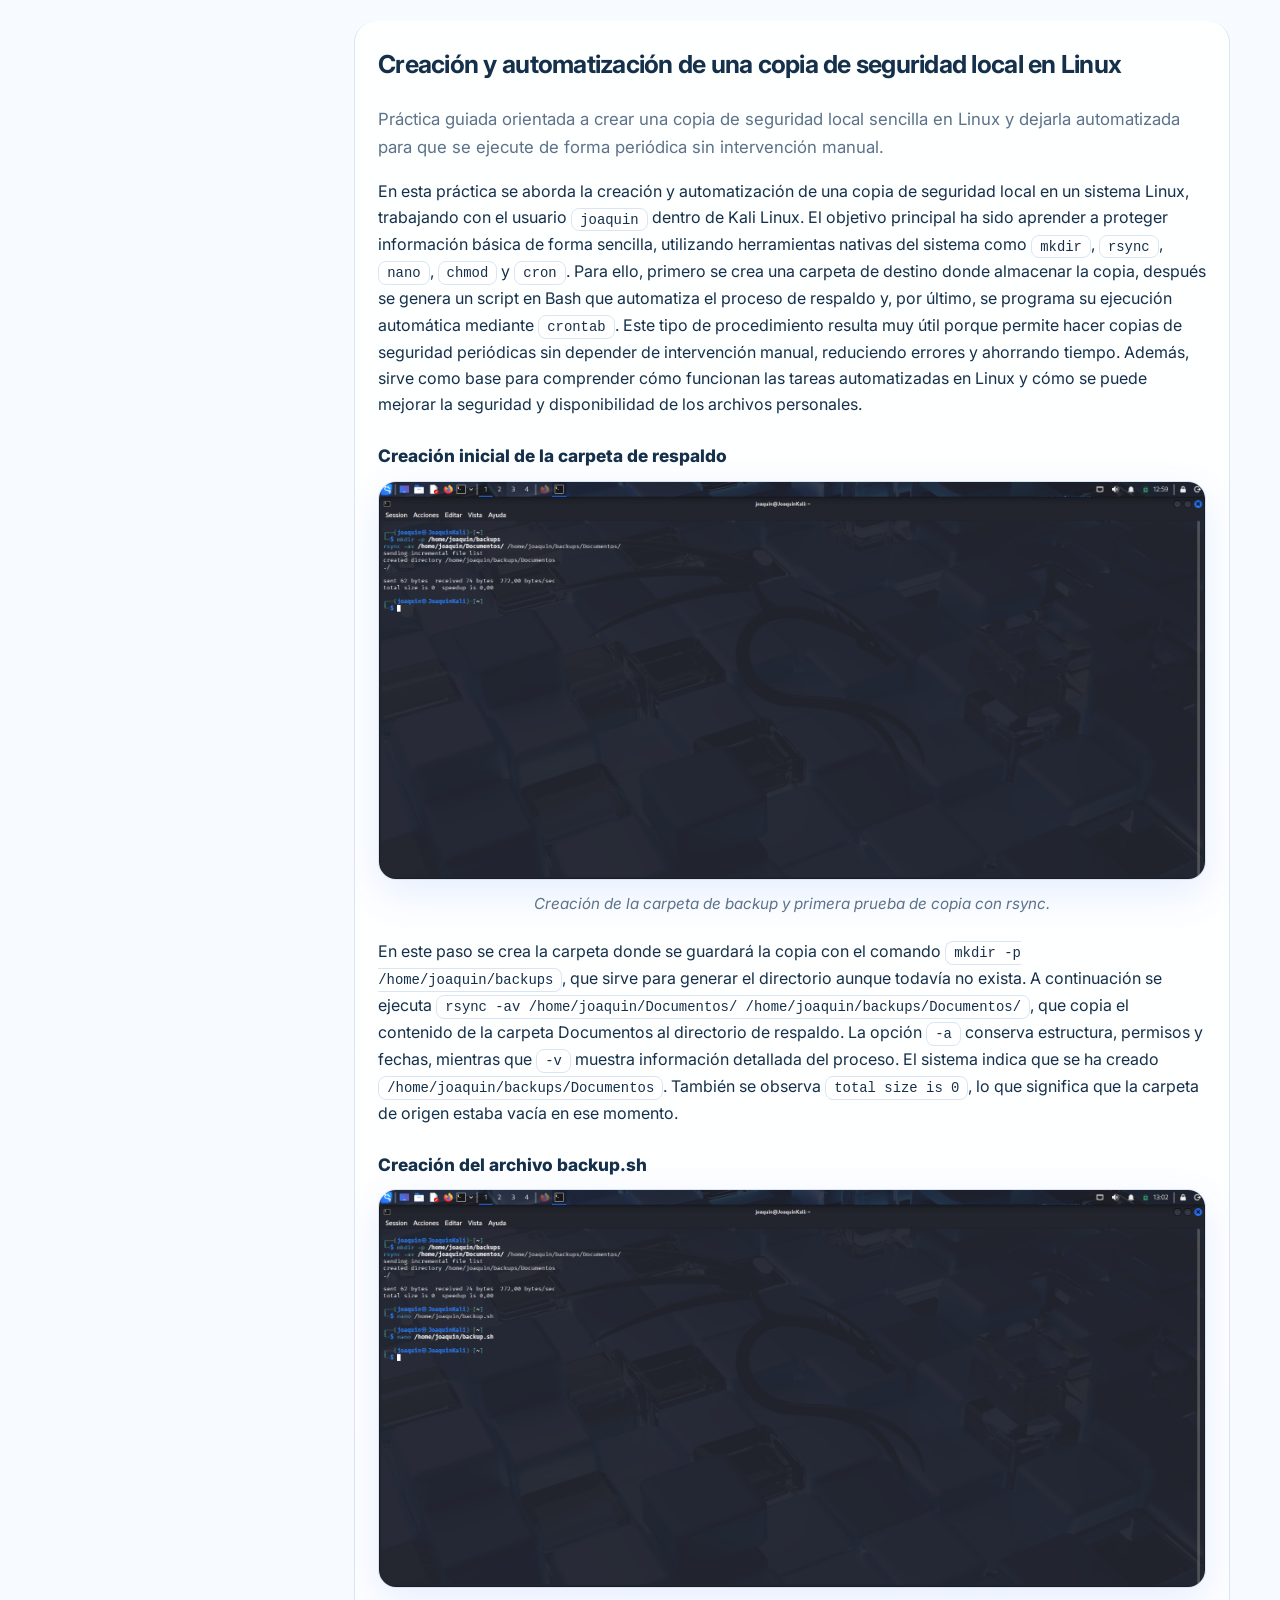
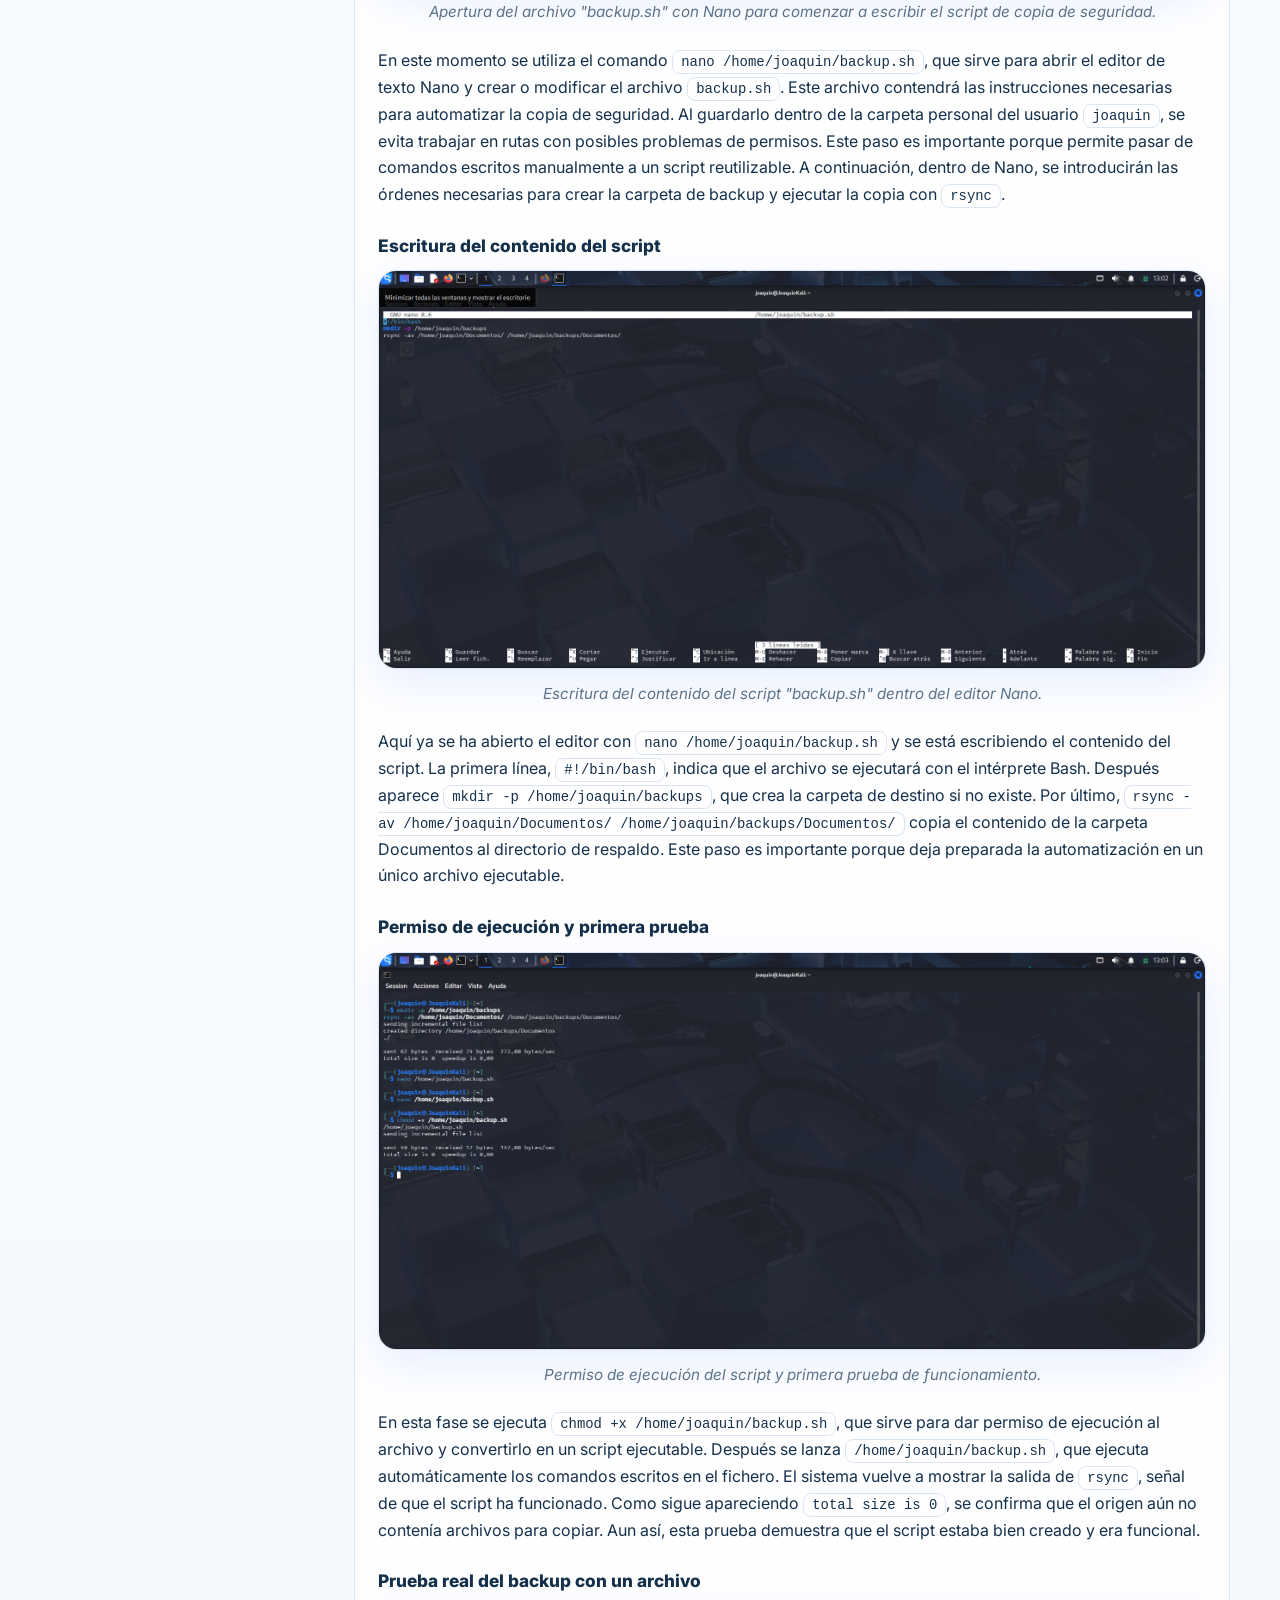
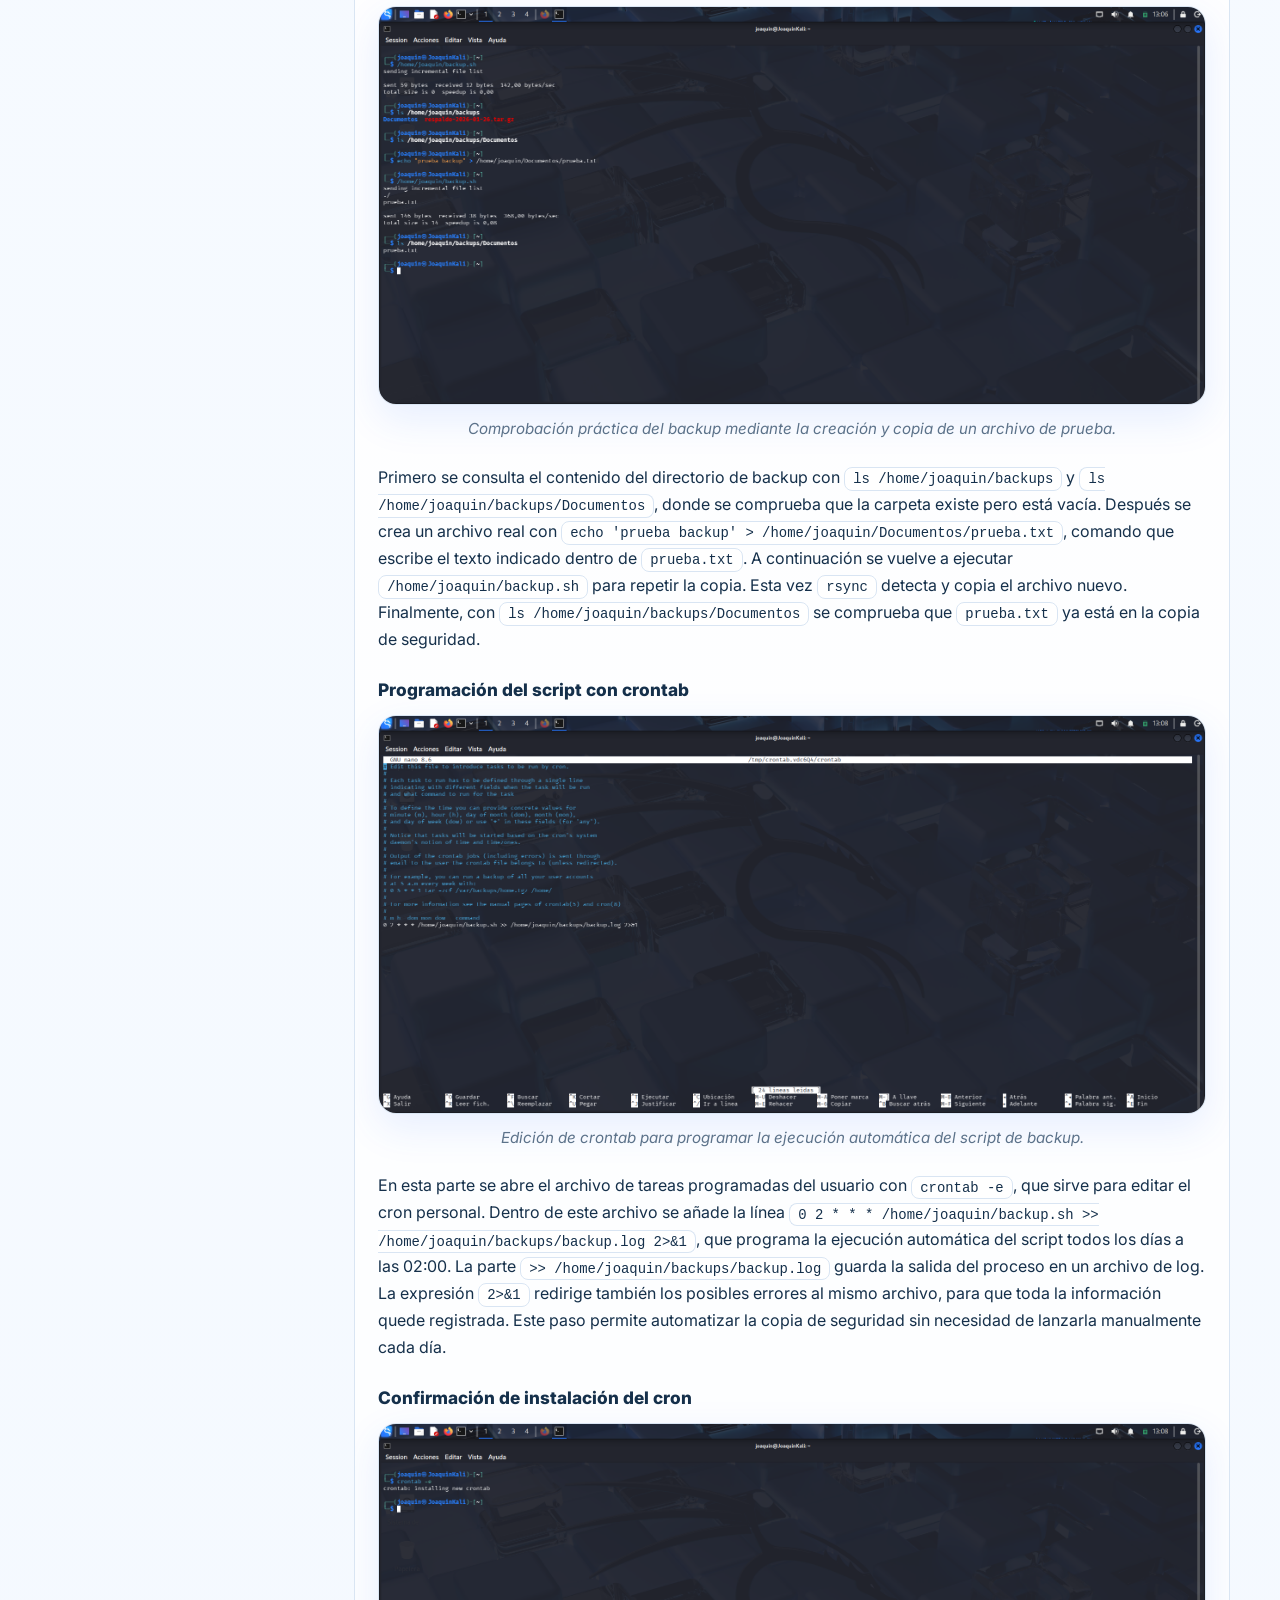
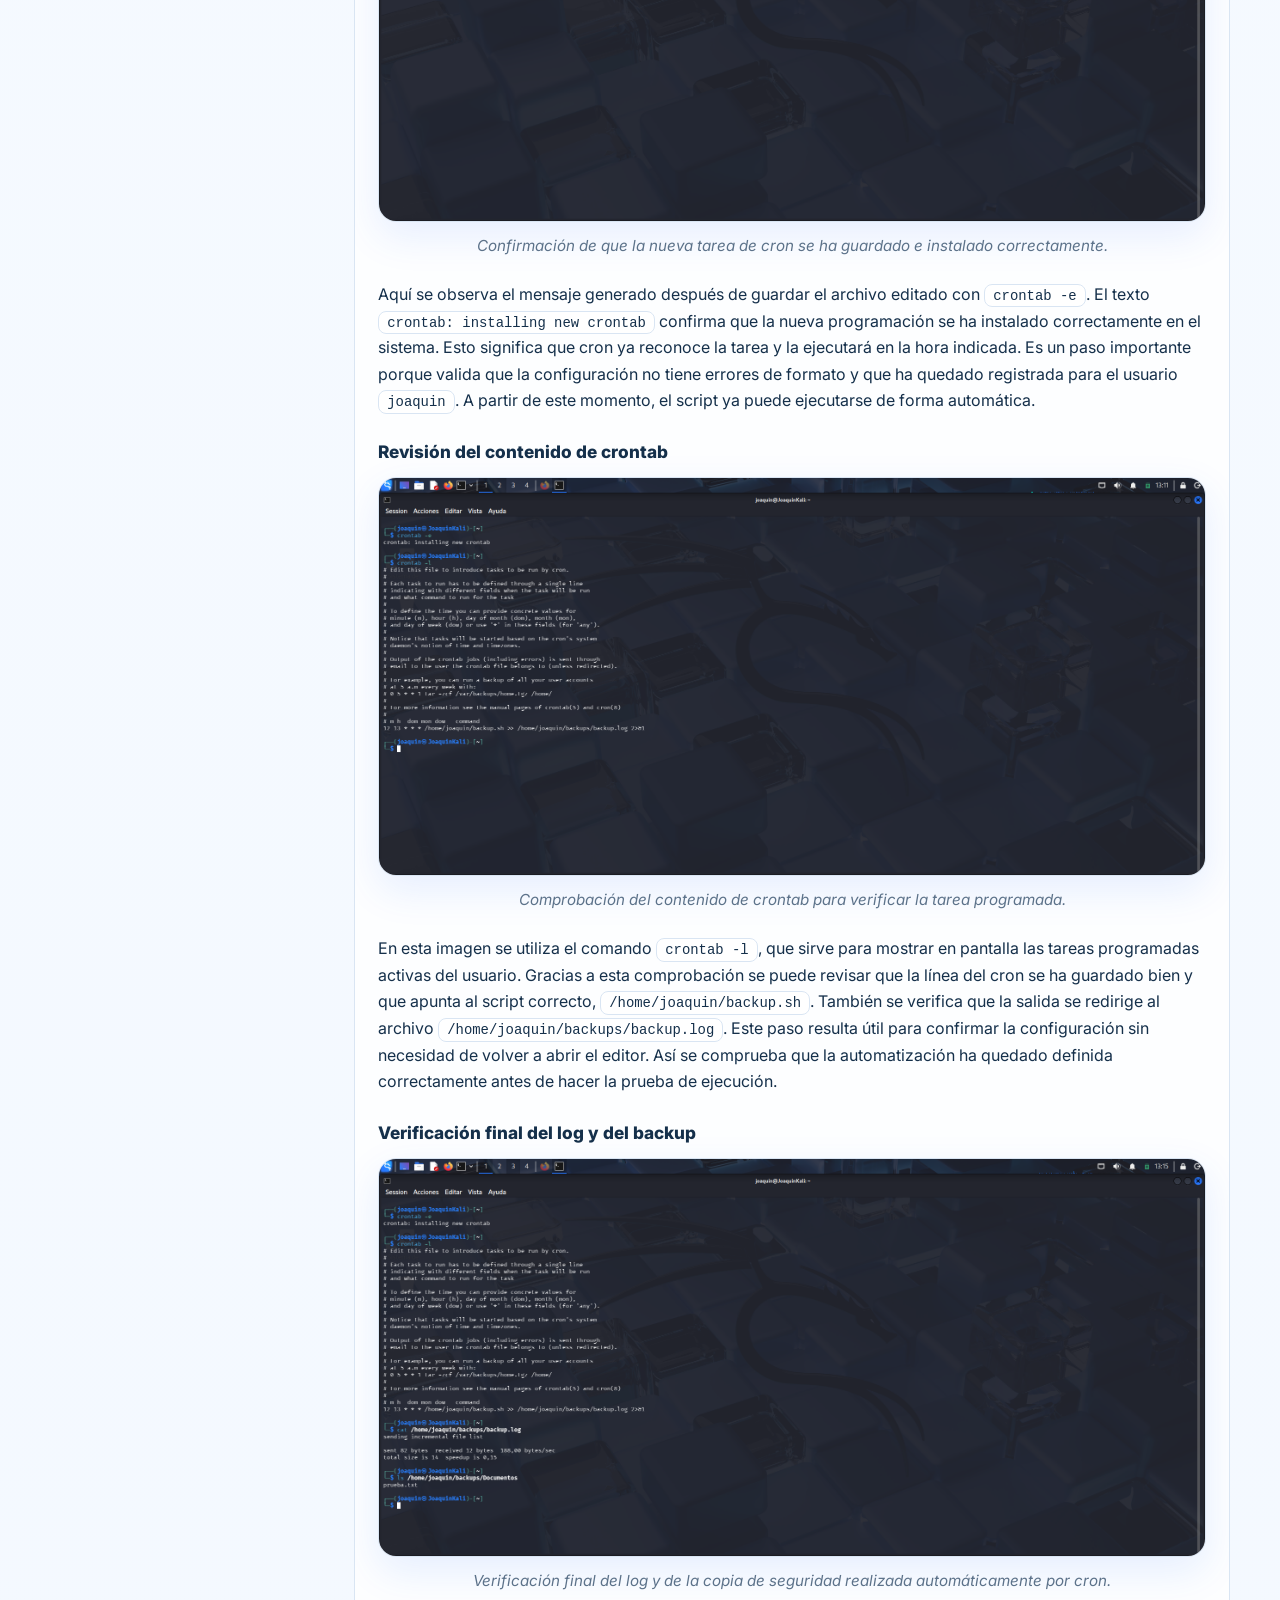
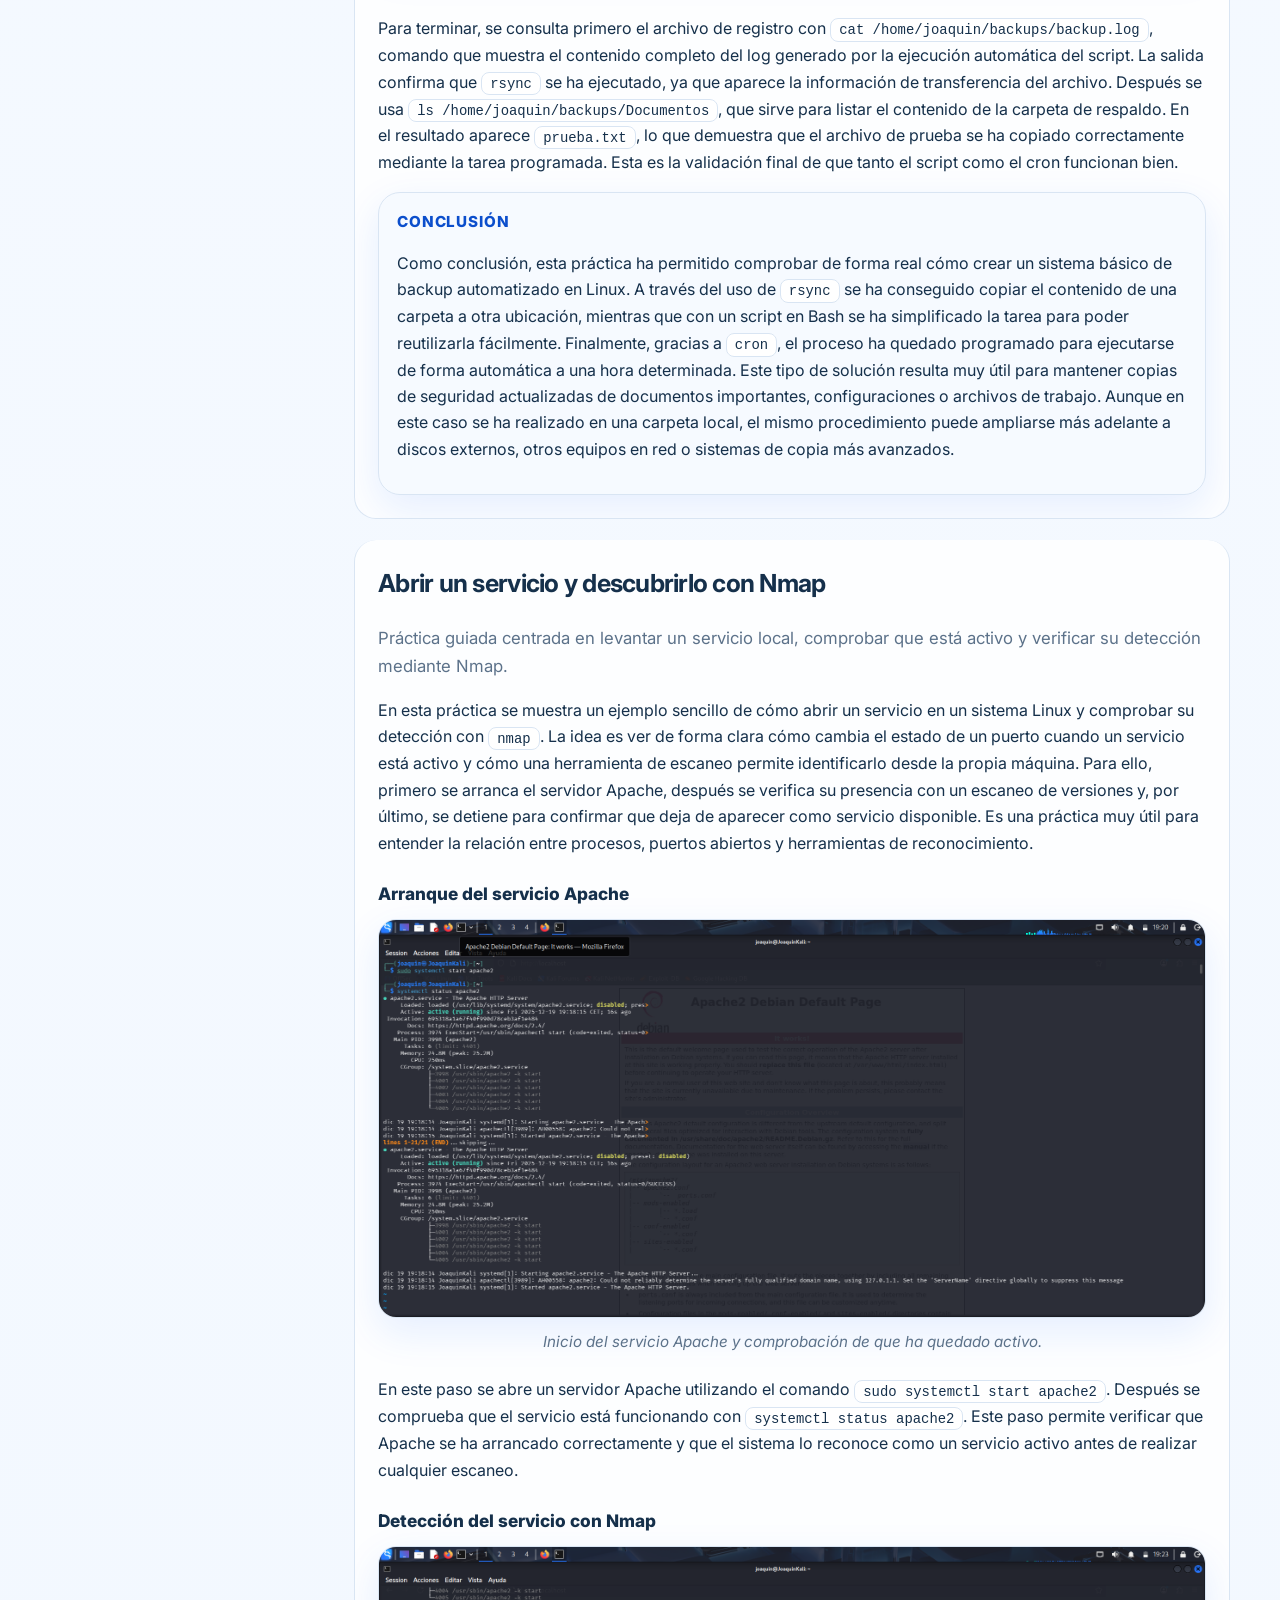
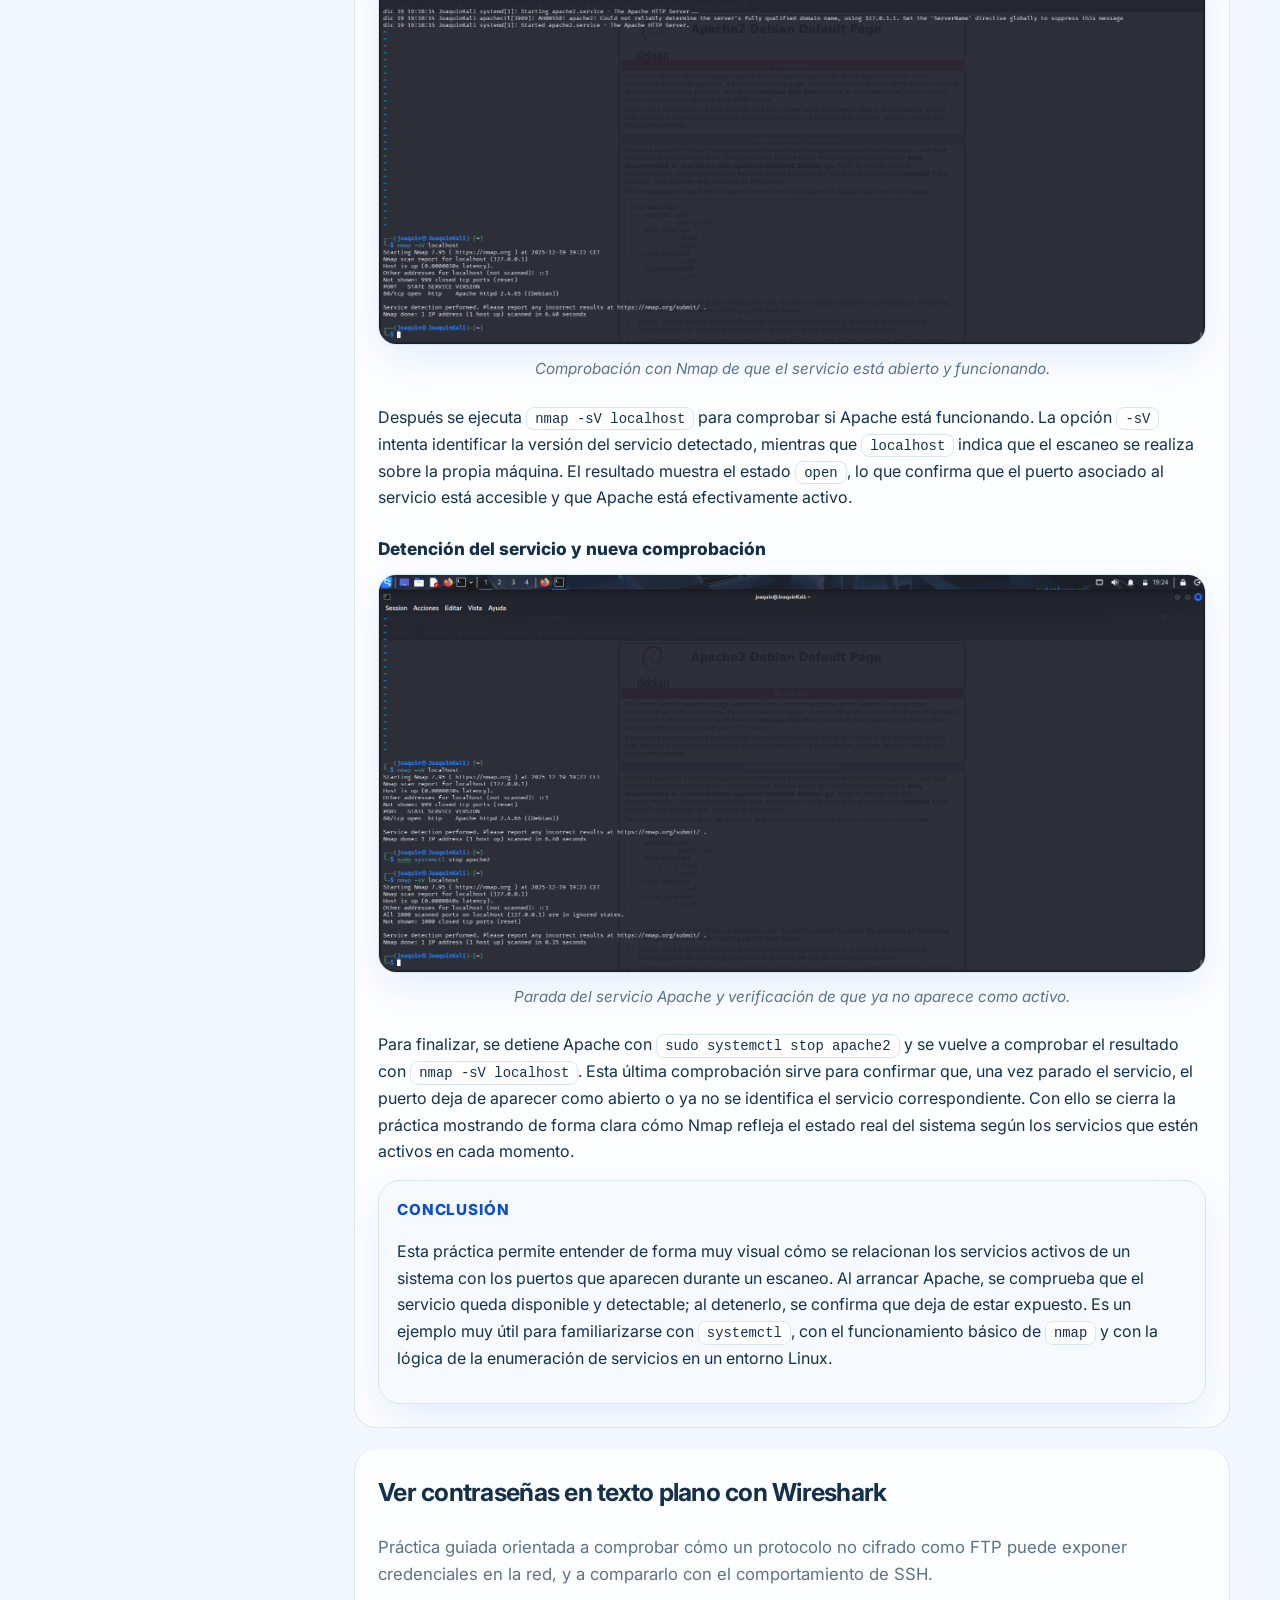
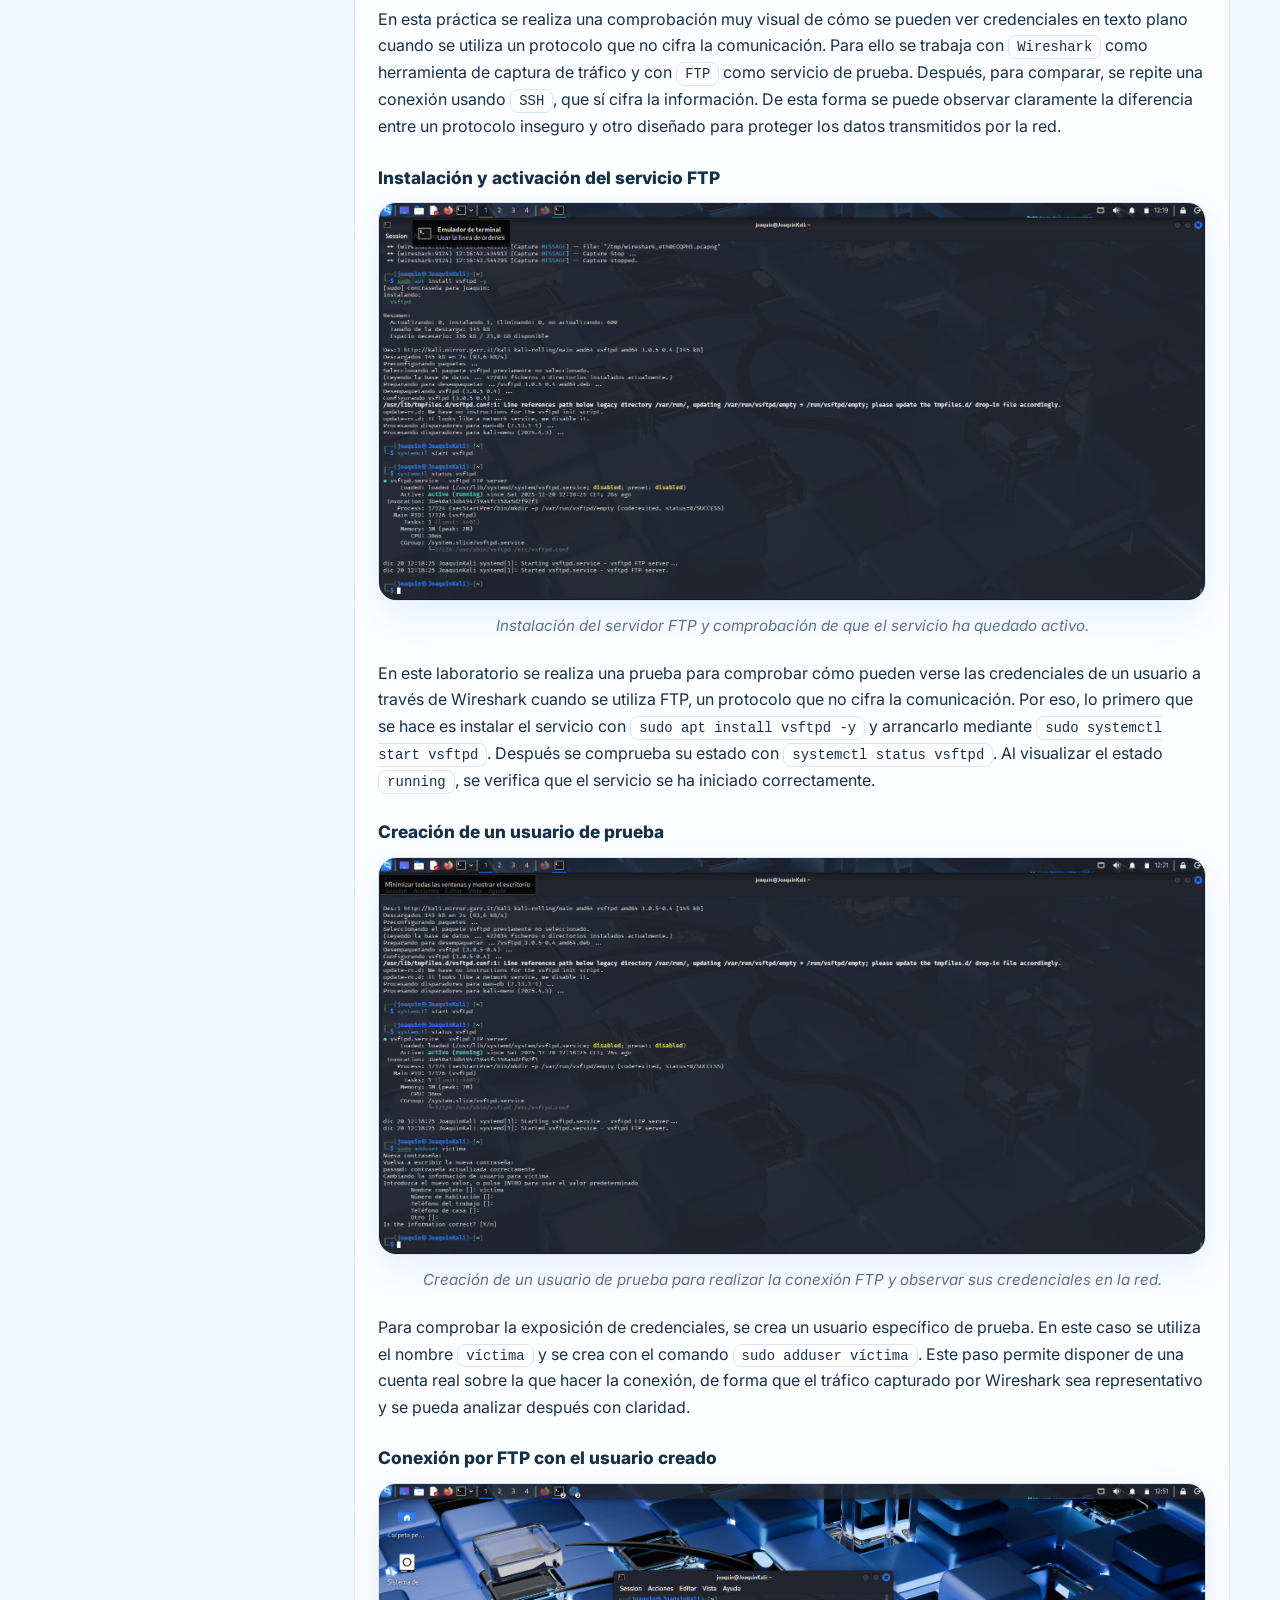
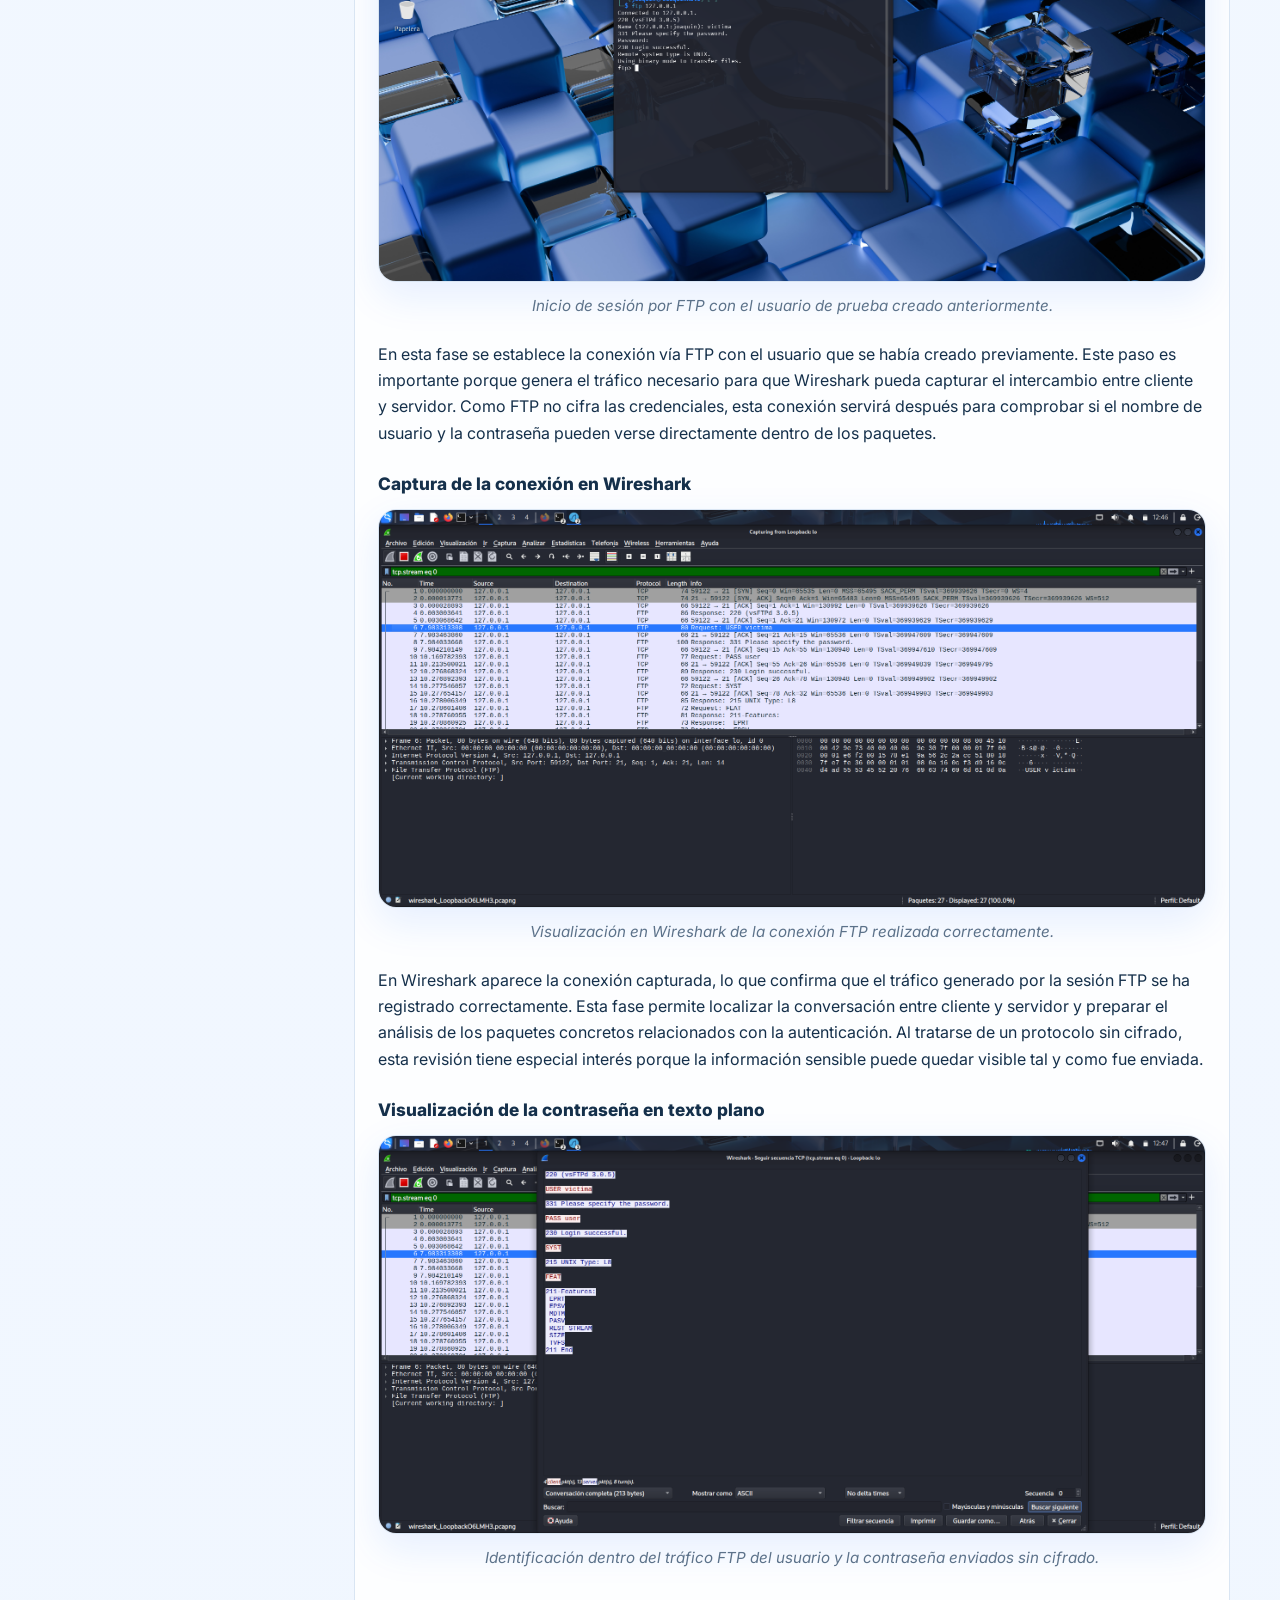
<file: pages/kali.html>
<!DOCTYPE html>
<html lang="es">
<head>
  <meta charset="UTF-8">
  <meta name="viewport" content="width=device-width, initial-scale=1.0">
  <title>Configuración de máquina Kali Linux | Manual de Hardware</title>
  <meta name="description" content="Instalación y verificación de Kali Linux en un entorno de prácticas o laboratorio.">
  <link rel="icon" type="image/png" href="../img/1.png">
  <link rel="preconnect" href="https://fonts.googleapis.com">
  <link rel="preconnect" href="https://fonts.gstatic.com" crossorigin>
  <link href="https://fonts.googleapis.com/css2?family=Inter:wght@400;500;600;700;800&display=swap" rel="stylesheet">
  <link rel="stylesheet" href="../styles.css">
</head>
<body>
  <header class="topbar">
    <div class="container nav">
      <a class="brand" href="../index.html">
        <span class="brand-badge">HW</span>
        <span>Manual de Hardware y Ciberseguridad</span>
      </a>
<nav class="nav-links">
  <a href="../index.html">Inicio</a>
  <a href="configuracion.html">Configuración</a>
  <a href="montaje.html">Montaje</a>
  <a href="herramientas.html">Herramientas</a>
  <a href="analisis.html">Análisis</a>
  <a href="benchmarks.html">Benchmarks</a>
  <a href="uefi.html">UEFI</a>
  <a class="active" href="kali.html">Kali</a>
  <a href="lab-seguro.html">Lab Ético</a>
  <a href="ciber-labs.html">CiberLabs</a>
  <a href="sobre-mi.html">Sobre mí</a>
</nav>
    </div>
  </header>

  <main>
    <section class="page-hero">
      <div class="container">
        <div class="breadcrumbs">
          <a href="../index.html">Inicio</a>
          <span>›</span>
          <span>Configuración de máquina Kali Linux</span>
        </div>
        
        <h1>Configuración de máquina Kali Linux</h1>
        <p>En esta sección se muestra una instalación funcional de Kali Linux en un entorno de prácticas, desde el arranque inicial hasta la comprobación final del sistema instalado en modo UEFI. Además, se incluyen varias prácticas guiadas para empezar a trabajar con herramientas y técnicas básicas dentro de Kali.</p>
      </div>
    </section>

    <div class="container page-layout">
      <aside class="toc">
        <h3>En esta página</h3>
        <ul>
          <li><a href="#kali">Configuración de Kali Linux</a></li>
          <li><a href="#practicas-kali">Prácticas guiadas con Kali</a></li>
          <li><a href="#backup-linux">Copia de seguridad local automatizada</a></li>
          <li><a href="#nmap-servicio">Abrir un servicio y descubrirlo con Nmap</a></li>
          <li><a href="#wireshark-ftp">Ver contraseñas en texto plano con Wireshark</a></li>
          <li><a href="#cracking">Cracking de contraseñas</a></li>
        </ul>
      </aside>

      <div class="content">
        <section class="content-section" id="kali">
          
          <div class="section-title-with-logo">
            <h2>Configuración de máquina Kali Linux</h2>
            <img src="../img/kali/4.png" alt="Logo de Kali Linux" class="section-logo">
          </div>

          <p class="lead">A continuación se muestran varias capturas del proceso de instalación de Kali Linux y de la comprobación final del sistema, confirmando que se ha instalado correctamente en un entorno preparado para arranque UEFI.</p>

          <div class="software-sequence" style="margin-top: 1.4rem;">
            <article class="software-shot">
              <h3>Inicio del proceso de instalación</h3>
              <p>En la primera imagen se puede ver el momento previo a la instalación de Kali. Desde aquí se selecciona el arranque del instalador y se inicia el proceso para desplegar el sistema operativo dentro de la máquina virtual o del entorno configurado.</p>
              <img src="../img/kali/1.png" alt="Primera captura antes de instalar Kali Linux" class="software-image">
            </article>

            <article class="software-shot">
              <h3>Instalación completada</h3>
              <p>Aquí se muestra el instante en el que la instalación ha finalizado correctamente, dejando el sistema listo para reiniciar y arrancar ya desde el disco configurado.</p>
              <img src="../img/kali/2.png" alt="Instalación completa de Kali Linux" class="software-image">
            </article>

            <article class="software-shot">
              <h3>Comprobación del arranque en modo UEFI</h3>
              <p>En este punto, usando el comando <span class="kbd">ls /sys/firmware/efi</span>, se confirma que Kali se ha instalado correctamente en <strong>modo UEFI</strong>. Esta verificación resulta útil porque demuestra que el sistema reconoce el entorno de arranque moderno y que la instalación se ha realizado de forma coherente con la configuración de la máquina.</p>
              <img src="../img/kali/3.png" alt="Verificación de Kali Linux instalado en modo UEFI" class="software-image">
            </article>
          </div>

          <div class="info-box" style="margin-top: 1.2rem;">
            <p class="note-title">Resultado</p>
            <p>Con estas capturas queda documentado un proceso de instalación correcto de Kali Linux, que termina con la comprobación de que el sistema funciona y arranca en modo UEFI, algo especialmente útil en entornos de prácticas y laboratorio.</p>
          </div>
        </section>

        <section class="content-section" id="practicas-kali">
          
          <h2>Prácticas guiadas con Kali Linux</h2>
          <p class="lead">Una vez instalado y comprobado el sistema, esta parte reúne varios ejercicios sencillos para empezar a utilizar Kali Linux en un entorno controlado, de forma que sirvan como base antes de pasar a escenarios más completos.</p>
        </section>

        <section class="content-section" id="backup-linux">
  
  <h2>Creación y automatización de una copia de seguridad local en Linux</h2>
  <p class="lead">Práctica guiada orientada a crear una copia de seguridad local sencilla en Linux y dejarla automatizada para que se ejecute de forma periódica sin intervención manual.</p>

  <p>En esta práctica se aborda la creación y automatización de una copia de seguridad local en un sistema Linux, trabajando con el usuario <span class="kbd">joaquin</span> dentro de Kali Linux. El objetivo principal ha sido aprender a proteger información básica de forma sencilla, utilizando herramientas nativas del sistema como <span class="kbd">mkdir</span>, <span class="kbd">rsync</span>, <span class="kbd">nano</span>, <span class="kbd">chmod</span> y <span class="kbd">cron</span>. Para ello, primero se crea una carpeta de destino donde almacenar la copia, después se genera un script en Bash que automatiza el proceso de respaldo y, por último, se programa su ejecución automática mediante <span class="kbd">crontab</span>. Este tipo de procedimiento resulta muy útil porque permite hacer copias de seguridad periódicas sin depender de intervención manual, reduciendo errores y ahorrando tiempo. Además, sirve como base para comprender cómo funcionan las tareas automatizadas en Linux y cómo se puede mejorar la seguridad y disponibilidad de los archivos personales.</p>

  <figure class="single-figure">
    <h3 class="figure-title">Creación inicial de la carpeta de respaldo</h3>
    <img class="single-figure-image clickable-image" src="../img/kali/script/1.png" alt="Creación de la carpeta de backup y primera prueba con rsync">
    <figcaption class="single-figure-caption">Creación de la carpeta de backup y primera prueba de copia con rsync.</figcaption>
  </figure>

  <p>En este paso se crea la carpeta donde se guardará la copia con el comando <span class="kbd">mkdir -p /home/joaquin/backups</span>, que sirve para generar el directorio aunque todavía no exista. A continuación se ejecuta <span class="kbd">rsync -av /home/joaquin/Documentos/ /home/joaquin/backups/Documentos/</span>, que copia el contenido de la carpeta Documentos al directorio de respaldo. La opción <span class="kbd">-a</span> conserva estructura, permisos y fechas, mientras que <span class="kbd">-v</span> muestra información detallada del proceso. El sistema indica que se ha creado <span class="kbd">/home/joaquin/backups/Documentos</span>. También se observa <span class="kbd">total size is 0</span>, lo que significa que la carpeta de origen estaba vacía en ese momento.</p>

  <figure class="single-figure">
    <h3 class="figure-title">Creación del archivo backup.sh</h3>
    <img class="single-figure-image clickable-image" src="../img/kali/script/2.png" alt="Apertura del archivo backup.sh con Nano">
    <figcaption class="single-figure-caption">Apertura del archivo "backup.sh" con Nano para comenzar a escribir el script de copia de seguridad.</figcaption>
  </figure>

  <p>En este momento se utiliza el comando <span class="kbd">nano /home/joaquin/backup.sh</span>, que sirve para abrir el editor de texto Nano y crear o modificar el archivo <span class="kbd">backup.sh</span>. Este archivo contendrá las instrucciones necesarias para automatizar la copia de seguridad. Al guardarlo dentro de la carpeta personal del usuario <span class="kbd">joaquin</span>, se evita trabajar en rutas con posibles problemas de permisos. Este paso es importante porque permite pasar de comandos escritos manualmente a un script reutilizable. A continuación, dentro de Nano, se introducirán las órdenes necesarias para crear la carpeta de backup y ejecutar la copia con <span class="kbd">rsync</span>.</p>

  <figure class="single-figure">
    <h3 class="figure-title">Escritura del contenido del script</h3>
    <img class="single-figure-image clickable-image" src="../img/kali/script/3.png" alt="Escritura del contenido del script backup.sh en Nano">
    <figcaption class="single-figure-caption">Escritura del contenido del script "backup.sh" dentro del editor Nano.</figcaption>
  </figure>

  <p>Aquí ya se ha abierto el editor con <span class="kbd">nano /home/joaquin/backup.sh</span> y se está escribiendo el contenido del script. La primera línea, <span class="kbd">#!/bin/bash</span>, indica que el archivo se ejecutará con el intérprete Bash. Después aparece <span class="kbd">mkdir -p /home/joaquin/backups</span>, que crea la carpeta de destino si no existe. Por último, <span class="kbd">rsync -av /home/joaquin/Documentos/ /home/joaquin/backups/Documentos/</span> copia el contenido de la carpeta Documentos al directorio de respaldo. Este paso es importante porque deja preparada la automatización en un único archivo ejecutable.</p>

  <figure class="single-figure">
    <h3 class="figure-title">Permiso de ejecución y primera prueba</h3>
    <img class="single-figure-image clickable-image" src="../img/kali/script/4.png" alt="Permiso de ejecución del script y prueba inicial">
    <figcaption class="single-figure-caption">Permiso de ejecución del script y primera prueba de funcionamiento.</figcaption>
  </figure>

  <p>En esta fase se ejecuta <span class="kbd">chmod +x /home/joaquin/backup.sh</span>, que sirve para dar permiso de ejecución al archivo y convertirlo en un script ejecutable. Después se lanza <span class="kbd">/home/joaquin/backup.sh</span>, que ejecuta automáticamente los comandos escritos en el fichero. El sistema vuelve a mostrar la salida de <span class="kbd">rsync</span>, señal de que el script ha funcionado. Como sigue apareciendo <span class="kbd">total size is 0</span>, se confirma que el origen aún no contenía archivos para copiar. Aun así, esta prueba demuestra que el script estaba bien creado y era funcional.</p>

  <figure class="single-figure">
    <h3 class="figure-title">Prueba real del backup con un archivo</h3>
    <img class="single-figure-image clickable-image" src="../img/kali/script/5.png" alt="Comprobación práctica del backup mediante un archivo de prueba">
    <figcaption class="single-figure-caption">Comprobación práctica del backup mediante la creación y copia de un archivo de prueba.</figcaption>
  </figure>

  <p>Primero se consulta el contenido del directorio de backup con <span class="kbd">ls /home/joaquin/backups</span> y <span class="kbd">ls /home/joaquin/backups/Documentos</span>, donde se comprueba que la carpeta existe pero está vacía. Después se crea un archivo real con <span class="kbd">echo 'prueba backup' &gt; /home/joaquin/Documentos/prueba.txt</span>, comando que escribe el texto indicado dentro de <span class="kbd">prueba.txt</span>. A continuación se vuelve a ejecutar <span class="kbd">/home/joaquin/backup.sh</span> para repetir la copia. Esta vez <span class="kbd">rsync</span> detecta y copia el archivo nuevo. Finalmente, con <span class="kbd">ls /home/joaquin/backups/Documentos</span> se comprueba que <span class="kbd">prueba.txt</span> ya está en la copia de seguridad.</p>

  <figure class="single-figure">
    <h3 class="figure-title">Programación del script con crontab</h3>
    <img class="single-figure-image clickable-image" src="../img/kali/script/6.png" alt="Edición de crontab para programar la ejecución automática del script">
    <figcaption class="single-figure-caption">Edición de crontab para programar la ejecución automática del script de backup.</figcaption>
  </figure>

  <p>En esta parte se abre el archivo de tareas programadas del usuario con <span class="kbd">crontab -e</span>, que sirve para editar el cron personal. Dentro de este archivo se añade la línea <span class="kbd">0 2 * * * /home/joaquin/backup.sh &gt;&gt; /home/joaquin/backups/backup.log 2&gt;&amp;1</span>, que programa la ejecución automática del script todos los días a las 02:00. La parte <span class="kbd">&gt;&gt; /home/joaquin/backups/backup.log</span> guarda la salida del proceso en un archivo de log. La expresión <span class="kbd">2&gt;&amp;1</span> redirige también los posibles errores al mismo archivo, para que toda la información quede registrada. Este paso permite automatizar la copia de seguridad sin necesidad de lanzarla manualmente cada día.</p>

  <figure class="single-figure">
    <h3 class="figure-title">Confirmación de instalación del cron</h3>
    <img class="single-figure-image clickable-image" src="../img/kali/script/7.png" alt="Confirmación de que la nueva tarea de cron se ha instalado correctamente">
    <figcaption class="single-figure-caption">Confirmación de que la nueva tarea de cron se ha guardado e instalado correctamente.</figcaption>
  </figure>

  <p>Aquí se observa el mensaje generado después de guardar el archivo editado con <span class="kbd">crontab -e</span>. El texto <span class="kbd">crontab: installing new crontab</span> confirma que la nueva programación se ha instalado correctamente en el sistema. Esto significa que cron ya reconoce la tarea y la ejecutará en la hora indicada. Es un paso importante porque valida que la configuración no tiene errores de formato y que ha quedado registrada para el usuario <span class="kbd">joaquin</span>. A partir de este momento, el script ya puede ejecutarse de forma automática.</p>

  <figure class="single-figure">
    <h3 class="figure-title">Revisión del contenido de crontab</h3>
    <img class="single-figure-image clickable-image" src="../img/kali/script/8.png" alt="Comprobación del contenido de crontab para verificar la tarea programada">
    <figcaption class="single-figure-caption">Comprobación del contenido de crontab para verificar la tarea programada.</figcaption>
  </figure>

  <p>En esta imagen se utiliza el comando <span class="kbd">crontab -l</span>, que sirve para mostrar en pantalla las tareas programadas activas del usuario. Gracias a esta comprobación se puede revisar que la línea del cron se ha guardado bien y que apunta al script correcto, <span class="kbd">/home/joaquin/backup.sh</span>. También se verifica que la salida se redirige al archivo <span class="kbd">/home/joaquin/backups/backup.log</span>. Este paso resulta útil para confirmar la configuración sin necesidad de volver a abrir el editor. Así se comprueba que la automatización ha quedado definida correctamente antes de hacer la prueba de ejecución.</p>

  <figure class="single-figure">
    <h3 class="figure-title">Verificación final del log y del backup</h3>
    <img class="single-figure-image clickable-image" src="../img/kali/script/9.png" alt="Verificación final del log y de la copia de seguridad automática">
    <figcaption class="single-figure-caption">Verificación final del log y de la copia de seguridad realizada automáticamente por cron.</figcaption>
  </figure>

  <p>Para terminar, se consulta primero el archivo de registro con <span class="kbd">cat /home/joaquin/backups/backup.log</span>, comando que muestra el contenido completo del log generado por la ejecución automática del script. La salida confirma que <span class="kbd">rsync</span> se ha ejecutado, ya que aparece la información de transferencia del archivo. Después se usa <span class="kbd">ls /home/joaquin/backups/Documentos</span>, que sirve para listar el contenido de la carpeta de respaldo. En el resultado aparece <span class="kbd">prueba.txt</span>, lo que demuestra que el archivo de prueba se ha copiado correctamente mediante la tarea programada. Esta es la validación final de que tanto el script como el cron funcionan bien.</p>

  <div class="info-box">
    <p class="note-title">Conclusión</p>
    <p>Como conclusión, esta práctica ha permitido comprobar de forma real cómo crear un sistema básico de backup automatizado en Linux. A través del uso de <span class="kbd">rsync</span> se ha conseguido copiar el contenido de una carpeta a otra ubicación, mientras que con un script en Bash se ha simplificado la tarea para poder reutilizarla fácilmente. Finalmente, gracias a <span class="kbd">cron</span>, el proceso ha quedado programado para ejecutarse de forma automática a una hora determinada. Este tipo de solución resulta muy útil para mantener copias de seguridad actualizadas de documentos importantes, configuraciones o archivos de trabajo. Aunque en este caso se ha realizado en una carpeta local, el mismo procedimiento puede ampliarse más adelante a discos externos, otros equipos en red o sistemas de copia más avanzados.</p>
  </div>
</section>

<section class="content-section" id="nmap-servicio">
  
  <h2>Abrir un servicio y descubrirlo con Nmap</h2>
  <p class="lead">Práctica guiada centrada en levantar un servicio local, comprobar que está activo y verificar su detección mediante Nmap.</p>

  <p>En esta práctica se muestra un ejemplo sencillo de cómo abrir un servicio en un sistema Linux y comprobar su detección con <span class="kbd">nmap</span>. La idea es ver de forma clara cómo cambia el estado de un puerto cuando un servicio está activo y cómo una herramienta de escaneo permite identificarlo desde la propia máquina. Para ello, primero se arranca el servidor Apache, después se verifica su presencia con un escaneo de versiones y, por último, se detiene para confirmar que deja de aparecer como servicio disponible. Es una práctica muy útil para entender la relación entre procesos, puertos abiertos y herramientas de reconocimiento.</p>

  <figure class="single-figure">
    <h3 class="figure-title">Arranque del servicio Apache</h3>
    <img class="single-figure-image clickable-image" src="../img/kali/nmap/1.png" alt="Arranque del servicio Apache y comprobación de su estado">
    <figcaption class="single-figure-caption">Inicio del servicio Apache y comprobación de que ha quedado activo.</figcaption>
  </figure>

  <p>En este paso se abre un servidor Apache utilizando el comando <span class="kbd">sudo systemctl start apache2</span>. Después se comprueba que el servicio está funcionando con <span class="kbd">systemctl status apache2</span>. Este paso permite verificar que Apache se ha arrancado correctamente y que el sistema lo reconoce como un servicio activo antes de realizar cualquier escaneo.</p>

  <figure class="single-figure">
    <h3 class="figure-title">Detección del servicio con Nmap</h3>
    <img class="single-figure-image clickable-image" src="../img/kali/nmap/2.png" alt="Detección de Apache con nmap sobre localhost">
    <figcaption class="single-figure-caption">Comprobación con Nmap de que el servicio está abierto y funcionando.</figcaption>
  </figure>

  <p>Después se ejecuta <span class="kbd">nmap -sV localhost</span> para comprobar si Apache está funcionando. La opción <span class="kbd">-sV</span> intenta identificar la versión del servicio detectado, mientras que <span class="kbd">localhost</span> indica que el escaneo se realiza sobre la propia máquina. El resultado muestra el estado <span class="kbd">open</span>, lo que confirma que el puerto asociado al servicio está accesible y que Apache está efectivamente activo.</p>

  <figure class="single-figure">
    <h3 class="figure-title">Detención del servicio y nueva comprobación</h3>
    <img class="single-figure-image clickable-image" src="../img/kali/nmap/3.png" alt="Detención de Apache y comprobación con nmap">
    <figcaption class="single-figure-caption">Parada del servicio Apache y verificación de que ya no aparece como activo.</figcaption>
  </figure>

  <p>Para finalizar, se detiene Apache con <span class="kbd">sudo systemctl stop apache2</span> y se vuelve a comprobar el resultado con <span class="kbd">nmap -sV localhost</span>. Esta última comprobación sirve para confirmar que, una vez parado el servicio, el puerto deja de aparecer como abierto o ya no se identifica el servicio correspondiente. Con ello se cierra la práctica mostrando de forma clara cómo Nmap refleja el estado real del sistema según los servicios que estén activos en cada momento.</p>

  <div class="info-box">
    <p class="note-title">Conclusión</p>
    <p>Esta práctica permite entender de forma muy visual cómo se relacionan los servicios activos de un sistema con los puertos que aparecen durante un escaneo. Al arrancar Apache, se comprueba que el servicio queda disponible y detectable; al detenerlo, se confirma que deja de estar expuesto. Es un ejemplo muy útil para familiarizarse con <span class="kbd">systemctl</span>, con el funcionamiento básico de <span class="kbd">nmap</span> y con la lógica de la enumeración de servicios en un entorno Linux.</p>
  </div>
</section>

        <section class="content-section" id="wireshark-ftp">
  
  <h2>Ver contraseñas en texto plano con Wireshark</h2>
  <p class="lead">Práctica guiada orientada a comprobar cómo un protocolo no cifrado como FTP puede exponer credenciales en la red, y a compararlo con el comportamiento de SSH.</p>

  <p>En esta práctica se realiza una comprobación muy visual de cómo se pueden ver credenciales en texto plano cuando se utiliza un protocolo que no cifra la comunicación. Para ello se trabaja con <span class="kbd">Wireshark</span> como herramienta de captura de tráfico y con <span class="kbd">FTP</span> como servicio de prueba. Después, para comparar, se repite una conexión usando <span class="kbd">SSH</span>, que sí cifra la información. De esta forma se puede observar claramente la diferencia entre un protocolo inseguro y otro diseñado para proteger los datos transmitidos por la red.</p>

  <figure class="single-figure">
    <h3 class="figure-title">Instalación y activación del servicio FTP</h3>
    <img class="single-figure-image clickable-image" src="../img/kali/wire/1.png" alt="Instalación y arranque del servicio vsftpd en Kali Linux">
    <figcaption class="single-figure-caption">Instalación del servidor FTP y comprobación de que el servicio ha quedado activo.</figcaption>
  </figure>

  <p>En este laboratorio se realiza una prueba para comprobar cómo pueden verse las credenciales de un usuario a través de Wireshark cuando se utiliza FTP, un protocolo que no cifra la comunicación. Por eso, lo primero que se hace es instalar el servicio con <span class="kbd">sudo apt install vsftpd -y</span> y arrancarlo mediante <span class="kbd">sudo systemctl start vsftpd</span>. Después se comprueba su estado con <span class="kbd">systemctl status vsftpd</span>. Al visualizar el estado <span class="kbd">running</span>, se verifica que el servicio se ha iniciado correctamente.</p>

  <figure class="single-figure">
    <h3 class="figure-title">Creación de un usuario de prueba</h3>
    <img class="single-figure-image clickable-image" src="../img/kali/wire/2.png" alt="Creación del usuario víctima para la práctica con FTP">
    <figcaption class="single-figure-caption">Creación de un usuario de prueba para realizar la conexión FTP y observar sus credenciales en la red.</figcaption>
  </figure>

  <p>Para comprobar la exposición de credenciales, se crea un usuario específico de prueba. En este caso se utiliza el nombre <span class="kbd">víctima</span> y se crea con el comando <span class="kbd">sudo adduser víctima</span>. Este paso permite disponer de una cuenta real sobre la que hacer la conexión, de forma que el tráfico capturado por Wireshark sea representativo y se pueda analizar después con claridad.</p>

  <figure class="single-figure">
    <h3 class="figure-title">Conexión por FTP con el usuario creado</h3>
    <img class="single-figure-image clickable-image" src="../img/kali/wire/3.png" alt="Conexión vía FTP con el usuario víctima">
    <figcaption class="single-figure-caption">Inicio de sesión por FTP con el usuario de prueba creado anteriormente.</figcaption>
  </figure>

  <p>En esta fase se establece la conexión vía FTP con el usuario que se había creado previamente. Este paso es importante porque genera el tráfico necesario para que Wireshark pueda capturar el intercambio entre cliente y servidor. Como FTP no cifra las credenciales, esta conexión servirá después para comprobar si el nombre de usuario y la contraseña pueden verse directamente dentro de los paquetes.</p>

  <figure class="single-figure">
    <h3 class="figure-title">Captura de la conexión en Wireshark</h3>
    <img class="single-figure-image clickable-image" src="../img/kali/wire/4.png" alt="Captura del tráfico FTP en Wireshark">
    <figcaption class="single-figure-caption">Visualización en Wireshark de la conexión FTP realizada correctamente.</figcaption>
  </figure>

  <p>En Wireshark aparece la conexión capturada, lo que confirma que el tráfico generado por la sesión FTP se ha registrado correctamente. Esta fase permite localizar la conversación entre cliente y servidor y preparar el análisis de los paquetes concretos relacionados con la autenticación. Al tratarse de un protocolo sin cifrado, esta revisión tiene especial interés porque la información sensible puede quedar visible tal y como fue enviada.</p>

  <figure class="single-figure">
    <h3 class="figure-title">Visualización de la contraseña en texto plano</h3>
    <img class="single-figure-image clickable-image" src="../img/kali/wire/5.png" alt="Visualización de la contraseña FTP en texto plano en Wireshark">
    <figcaption class="single-figure-caption">Identificación dentro del tráfico FTP del usuario y la contraseña enviados sin cifrado.</figcaption>
  </figure>

  <p>Al pulsar sobre el servicio dentro de Wireshark y revisar el contenido del intercambio, se puede ver la contraseña enviada en texto plano. En este caso, la práctica permite observar de forma directa que FTP no protege las credenciales durante la autenticación. Ese es precisamente el objetivo del ejercicio: demostrar por qué no conviene utilizar protocolos inseguros para transmitir información sensible.</p>

  <figure class="single-figure">
    <h3 class="figure-title">Inicio de la comparación con SSH</h3>
    <img class="single-figure-image clickable-image" src="../img/kali/wire/6.png" alt="Conexión SSH con el usuario víctima para comparar con FTP">
    <figcaption class="single-figure-caption">Activación de la comparación usando SSH como protocolo cifrado.</figcaption>
  </figure>

  <p>Para comprobar la diferencia con SSH, que sí va cifrado, se repite una prueba similar. En esta fase se activa el servicio correspondiente y se inicia sesión con el usuario <span class="kbd">víctima</span>. La idea es generar tráfico comparable al de FTP, pero usando un protocolo diseñado para proteger la información intercambiada entre cliente y servidor.</p>

  <figure class="single-figure">
    <h3 class="figure-title">Captura del tráfico SSH en Wireshark</h3>
    <img class="single-figure-image clickable-image" src="../img/kali/wire/7.png" alt="Captura del tráfico SSH en Wireshark">
    <figcaption class="single-figure-caption">Visualización de los paquetes de la sesión SSH dentro de Wireshark.</figcaption>
  </figure>

  <p>En este punto se ve que los paquetes de la conexión SSH aparecen correctamente en Wireshark, igual que ocurría antes con FTP. Es decir, el tráfico se captura sin problema y puede analizarse desde la herramienta. Sin embargo, la diferencia importante no está en si los paquetes existen o no, sino en el contenido que transportan.</p>

  <figure class="single-figure">
    <h3 class="figure-title">Comprobación de que SSH protege las credenciales</h3>
    <img class="single-figure-image clickable-image" src="../img/kali/wire/8.png" alt="Comprobación de que las credenciales SSH no aparecen en texto plano">
    <figcaption class="single-figure-caption">Verificación de que en SSH no se muestran las credenciales en texto plano.</figcaption>
  </figure>

  <p>Finalmente, se comprueba que en la conexión SSH no aparecen los datos de autenticación en texto plano. Aunque la sesión y sus paquetes sean visibles en la captura, la información sensible va cifrada y no puede leerse directamente como ocurría con FTP. Esta comparación deja muy clara la diferencia entre un protocolo inseguro y uno seguro, y refuerza la importancia de utilizar servicios cifrados siempre que se manejen usuarios, contraseñas o cualquier otro dato sensible.</p>

  <div class="warning-box">
    <p class="note-title">Conclusión</p>
    <p>Esta práctica permite comprobar de forma muy clara por qué FTP no es adecuado cuando se quiere proteger información sensible. Mientras que en FTP las credenciales pueden aparecer directamente en la captura, en SSH los paquetes siguen existiendo pero su contenido ya no resulta legible porque va cifrado. Es una comparación muy útil para entender la importancia del cifrado en protocolos de red y para ver, de forma práctica, cómo Wireshark puede ayudar a analizar el comportamiento de distintos servicios dentro de un entorno controlado.</p>
  </div>
</section>

<section class="content-section" id="cracking">
  
  <h2>Cracking de contraseñas</h2>
  <p class="lead">Práctica guiada orientada a comprobar cómo la baja complejidad de una contraseña facilita su recuperación a partir de un hash usando un ataque de diccionario.</p>

  <p>En esta práctica se realiza una demostración sencilla de cracking de contraseñas a partir de un hash SHA-256 utilizando <span class="kbd">John the Ripper</span>. La idea es mostrar cómo una contraseña débil puede recuperarse si se compara contra un diccionario conocido. Para ello, primero se genera el hash de una contraseña de ejemplo, después se guarda en un archivo de texto y, por último, se utiliza un diccionario popular para intentar resolverlo. Es una práctica muy útil para entender por qué no basta con almacenar contraseñas en forma de hash si además se eligen claves demasiado simples.</p>

  <figure class="single-figure">
    <h3 class="figure-title">Generación del hash SHA-256</h3>
    <img class="single-figure-image clickable-image" src="../img/kali/crack/1.png" alt="Generación de un hash SHA-256 a partir de una contraseña de ejemplo">
    <figcaption class="single-figure-caption">Creación del hash SHA-256 de una contraseña sencilla para preparar la práctica.</figcaption>
  </figure>

  <p>En esta práctica se realiza una prueba para recuperar una contraseña mediante un ataque de diccionario sobre un hash SHA-256 con <span class="kbd">John the Ripper</span>, logrando obtenerla debido a su baja complejidad. En esta captura se genera el hash a propósito ejecutando el comando <span class="kbd">echo -n "password123" | sha256sum</span>. La opción <span class="kbd">-n</span> evita añadir un salto de línea al texto, lo que permite obtener el hash exacto de la contraseña sin caracteres extra. Con este paso se prepara la base de la práctica: un hash real sobre el que después se intentará recuperar la clave original.</p>

  <figure class="single-figure">
    <h3 class="figure-title">Guardado del hash en un archivo</h3>
    <img class="single-figure-image clickable-image" src="../img/kali/crack/2.png" alt="Copia del hash generado en un archivo de texto">
    <figcaption class="single-figure-caption">Copia del hash en un archivo de texto para poder trabajarlo con la herramienta de cracking.</figcaption>
  </figure>

  <p>Aquí se copia el hash obtenido anteriormente dentro de un archivo <span class="kbd">.txt</span>. Este paso es importante porque herramientas como <span class="kbd">John the Ripper</span> necesitan leer el hash desde un fichero para poder compararlo con las palabras del diccionario. De este modo, el hash queda preparado en un formato sencillo y reutilizable para realizar la prueba de cracking.</p>

  <figure class="single-figure">
    <h3 class="figure-title">Ataque de diccionario con John the Ripper</h3>
    <img class="single-figure-image clickable-image" src="../img/kali/crack/3.png" alt="Uso de John the Ripper con el diccionario rockyou para recuperar la contraseña">
    <figcaption class="single-figure-caption">Uso del diccionario rockyou y de John the Ripper para recuperar la contraseña a partir del hash.</figcaption>
  </figure>

  <p>Por último, se utiliza el diccionario ejecutando primero <span class="kbd">sudo gunzip /usr/share/wordlists/rockyou.txt.gz</span> para descomprimir el archivo de palabras, y después <span class="kbd">john --format=Raw-SHA256 --wordlist=/usr/share/wordlists/rockyou.txt hash.txt</span> para intentar recuperar la contraseña. La opción <span class="kbd">--format=Raw-SHA256</span> indica el tipo de hash que se está utilizando, mientras que <span class="kbd">--wordlist</span> especifica el diccionario con el que se harán las pruebas. El resultado permite recuperar la contraseña original, demostrando que una clave simple como <span class="kbd">password123</span> puede resolverse con facilidad si aparece en un diccionario conocido.</p>

  <div class="info-box">
    <p class="note-title">Conclusión</p>
    <p>Esta práctica permite ver de forma muy clara por qué una contraseña débil sigue siendo un problema incluso cuando se almacena como hash. Si la clave es predecible o forma parte de un diccionario conocido, herramientas como <span class="kbd">John the Ripper</span> pueden recuperarla en muy poco tiempo. El ejercicio sirve para reforzar una idea básica de seguridad: no solo importa cómo se almacenan las contraseñas, sino también la calidad de las propias claves elegidas.</p>
  </div>
</section>
      </div>
    </div>
  </main>

  <footer class="footer">
    <div class="container" style="text-align: center;">
  &copy; 2026 Joaquín L. García García · <a href="https://github.com/Joaquin7gg" target="_blank" rel="noopener noreferrer" style="color: blue; text-decoration: underline;">GitHub</a>
</div>
  </footer>
  <div class="lightbox" id="lightbox">
  <span class="lightbox-close" id="lightbox-close">&times;</span>
  <img class="lightbox-content" id="lightbox-img" alt="">
</div>

<script>
window.addEventListener("load", function () {
  const lightbox = document.getElementById("lightbox");
  const lightboxImg = document.getElementById("lightbox-img");
  const closeBtn = document.getElementById("lightbox-close");

  if (!lightbox || !lightboxImg || !closeBtn) return;

  const images = document.querySelectorAll("main img:not(.section-logo)");

  images.forEach((img) => {
    img.classList.add("clickable-image");

    img.addEventListener("click", function (e) {
      e.preventDefault();
      e.stopPropagation();
      lightboxImg.src = this.dataset.full || this.src;
      lightboxImg.alt = this.alt || "";
      lightbox.classList.add("show");
    });
  });

  closeBtn.addEventListener("click", function () {
    lightbox.classList.remove("show");
  });

  lightbox.addEventListener("click", function (e) {
    if (e.target === lightbox) {
      lightbox.classList.remove("show");
    }
  });

  document.addEventListener("keydown", function (e) {
    if (e.key === "Escape") {
      lightbox.classList.remove("show");
    }
  });
});
</script>
</body>
</html>
</file>
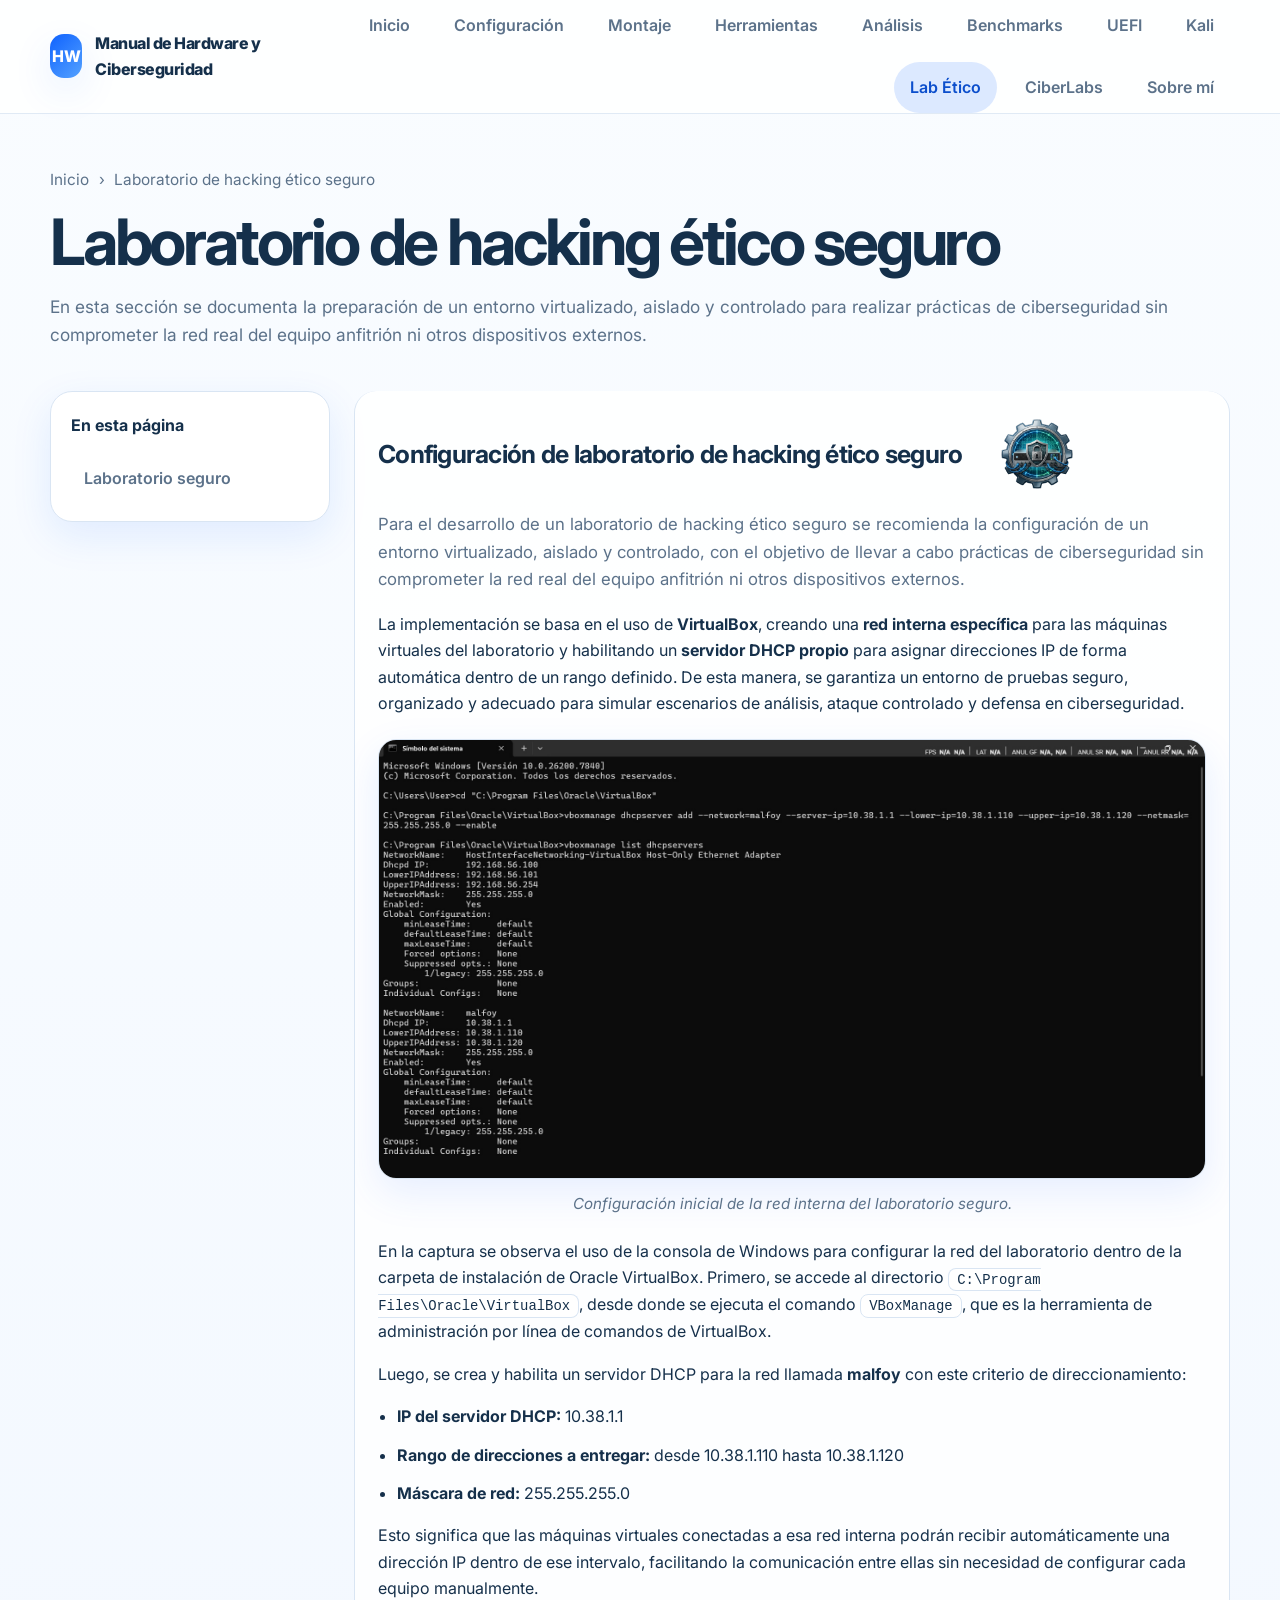
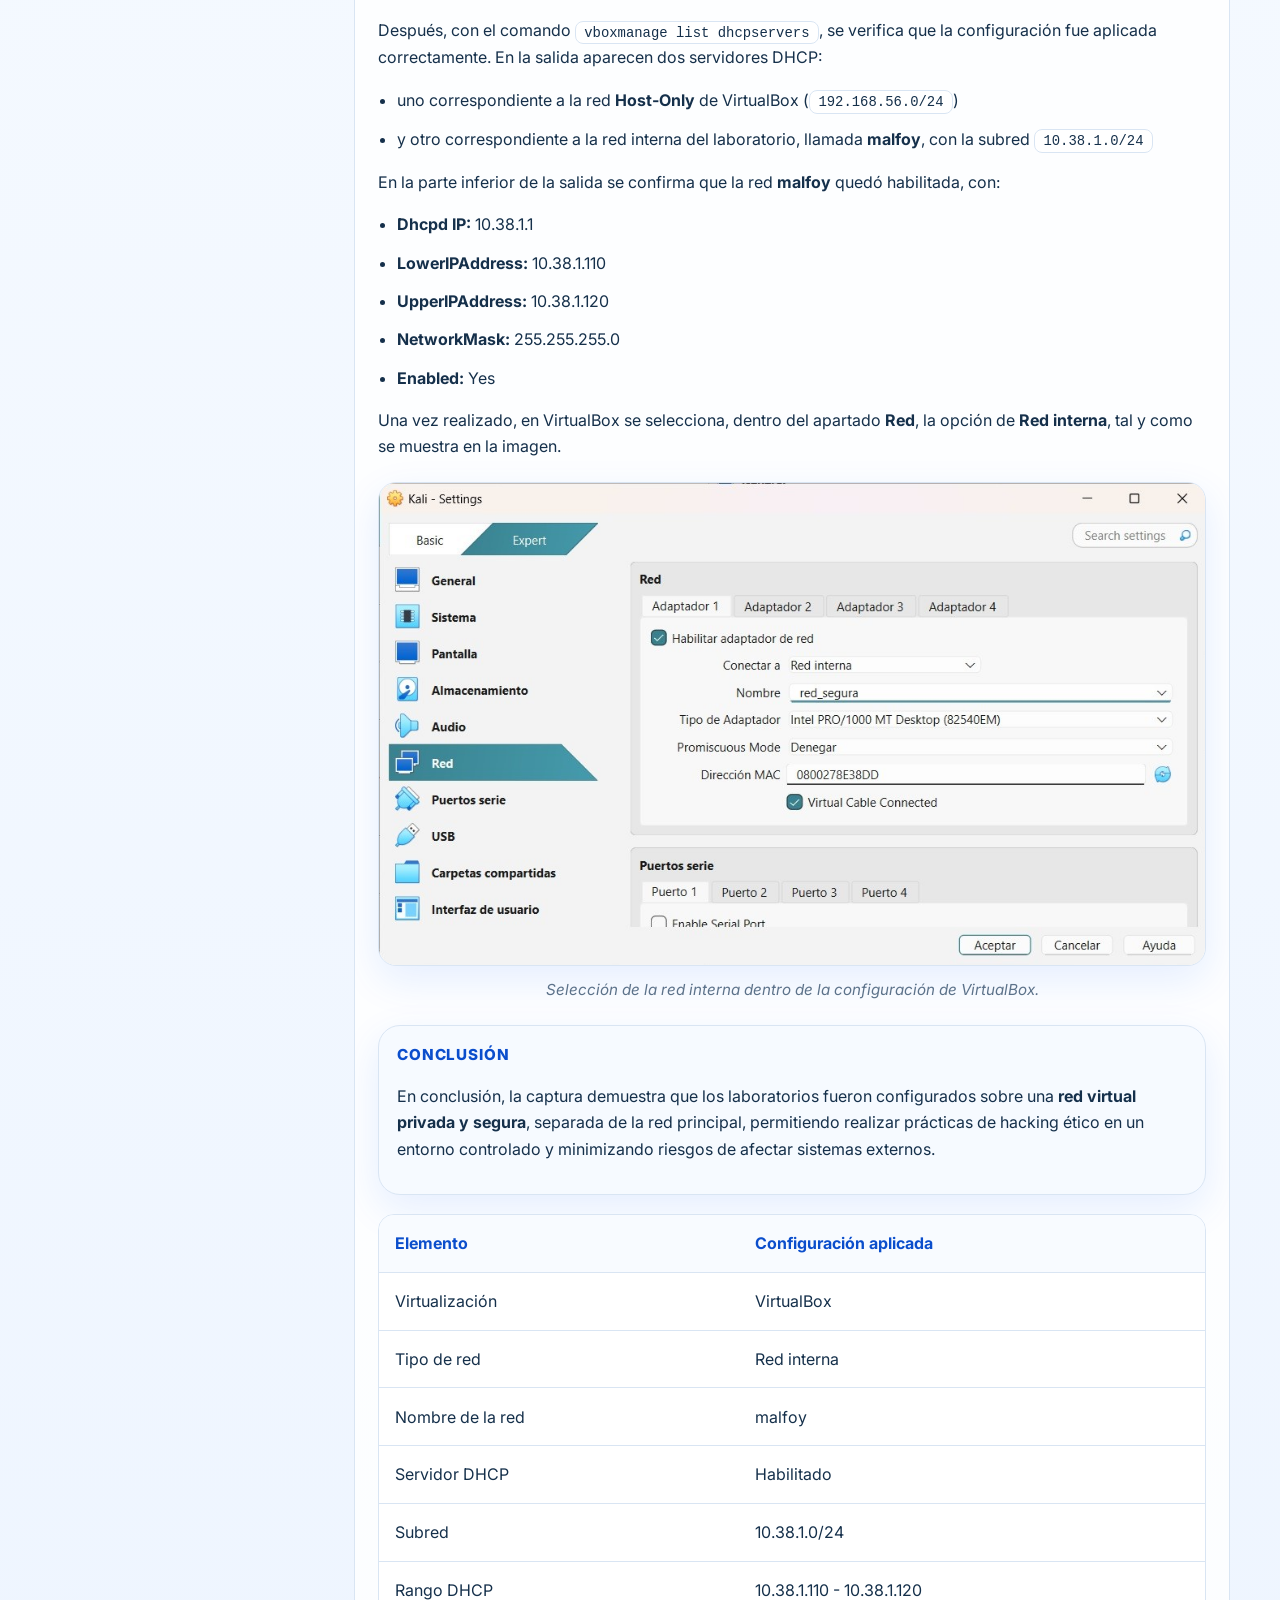
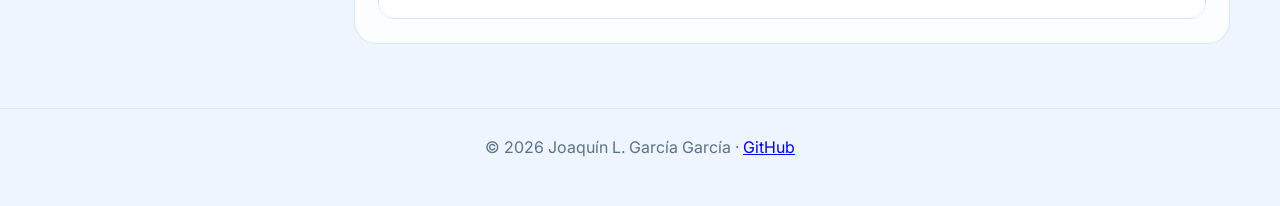
<file: pages/lab-seguro.html>
<!DOCTYPE html>
<html lang="es">
<head>
  <meta charset="UTF-8">
  <meta name="viewport" content="width=device-width, initial-scale=1.0">
  <title>Laboratorio de hacking ético seguro | Manual de Hardware</title>
  <meta name="description" content="Bloque dedicado al diseño de un entorno aislado, controlado y documentado para prácticas seguras.">
  <link rel="icon" type="image/png" href="../img/1.png">
  <link rel="preconnect" href="https://fonts.googleapis.com">
  <link rel="preconnect" href="https://fonts.gstatic.com" crossorigin>
  <link href="https://fonts.googleapis.com/css2?family=Inter:wght@400;500;600;700;800&display=swap" rel="stylesheet">
  <link rel="stylesheet" href="../styles.css">
</head>
<body>
  <header class="topbar">
    <div class="container nav">
      <a class="brand" href="../index.html">
        <span class="brand-badge">HW</span>
        <span>Manual de Hardware y Ciberseguridad</span>
      </a>
<nav class="nav-links">
  <a href="../index.html">Inicio</a>
  <a href="configuracion.html">Configuración</a>
  <a href="montaje.html">Montaje</a>
  <a href="herramientas.html">Herramientas</a>
  <a href="analisis.html">Análisis</a>
  <a href="benchmarks.html">Benchmarks</a>
  <a href="uefi.html">UEFI</a>
  <a href="kali.html">Kali</a>
  <a class="active" href="lab-seguro.html">Lab Ético</a>
  <a href="ciber-labs.html">CiberLabs</a>
  <a href="sobre-mi.html">Sobre mí</a>
</nav>
    </div>
  </header>

  <main>
    <section class="page-hero">
      <div class="container">
        <div class="breadcrumbs">
          <a href="../index.html">Inicio</a>
          <span>›</span>
          <span>Laboratorio de hacking ético seguro</span>
        </div>
        
        <h1>Laboratorio de hacking ético seguro</h1>
        <p>En esta sección se documenta la preparación de un entorno virtualizado, aislado y controlado para realizar prácticas de ciberseguridad sin comprometer la red real del equipo anfitrión ni otros dispositivos externos.</p>
      </div>
    </section>

    <div class="container page-layout">
      <aside class="toc">
        <h3>En esta página</h3>
        <ul>
          <li><a href="#seguro">Laboratorio seguro</a></li>
        </ul>
      </aside>

      <div class="content">
        <section class="content-section" id="seguro">
          
          <div class="section-title-with-logo">
            <h2>Configuración de laboratorio de hacking ético seguro</h2>
            <img src="/img/lab/3.png" alt="Logo del laboratorio seguro" class="section-logo">
          </div>

          <p class="lead">Para el desarrollo de un laboratorio de hacking ético seguro se recomienda la configuración de un entorno virtualizado, aislado y controlado, con el objetivo de llevar a cabo prácticas de ciberseguridad sin comprometer la red real del equipo anfitrión ni otros dispositivos externos.</p>

          <p>La implementación se basa en el uso de <strong>VirtualBox</strong>, creando una <strong>red interna específica</strong> para las máquinas virtuales del laboratorio y habilitando un <strong>servidor DHCP propio</strong> para asignar direcciones IP de forma automática dentro de un rango definido. De esta manera, se garantiza un entorno de pruebas seguro, organizado y adecuado para simular escenarios de análisis, ataque controlado y defensa en ciberseguridad.</p>

          <figure class="single-figure">
            <img src="/img/lab/1.png" alt="Configuración del laboratorio seguro en VirtualBox" class="single-figure-image">
            <figcaption class="single-figure-caption">Configuración inicial de la red interna del laboratorio seguro.</figcaption>
          </figure>

          <div class="software-shot">
            <p>En la captura se observa el uso de la consola de Windows para configurar la red del laboratorio dentro de la carpeta de instalación de Oracle VirtualBox. Primero, se accede al directorio <span class="kbd">C:\Program Files\Oracle\VirtualBox</span>, desde donde se ejecuta el comando <span class="kbd">VBoxManage</span>, que es la herramienta de administración por línea de comandos de VirtualBox.</p>

            <p>Luego, se crea y habilita un servidor DHCP para la red llamada <strong>malfoy</strong> con este criterio de direccionamiento:</p>
            <ul class="steps">
              <li><strong>IP del servidor DHCP:</strong> 10.38.1.1</li>
              <li><strong>Rango de direcciones a entregar:</strong> desde 10.38.1.110 hasta 10.38.1.120</li>
              <li><strong>Máscara de red:</strong> 255.255.255.0</li>
            </ul>

            <p>Esto significa que las máquinas virtuales conectadas a esa red interna podrán recibir automáticamente una dirección IP dentro de ese intervalo, facilitando la comunicación entre ellas sin necesidad de configurar cada equipo manualmente.</p>

            <p>Después, con el comando <span class="kbd">vboxmanage list dhcpservers</span>, se verifica que la configuración fue aplicada correctamente. En la salida aparecen dos servidores DHCP:</p>
            <ul class="steps">
              <li>uno correspondiente a la red <strong>Host-Only</strong> de VirtualBox (<span class="kbd">192.168.56.0/24</span>)</li>
              <li>y otro correspondiente a la red interna del laboratorio, llamada <strong>malfoy</strong>, con la subred <span class="kbd">10.38.1.0/24</span></li>
            </ul>

            <p>En la parte inferior de la salida se confirma que la red <strong>malfoy</strong> quedó habilitada, con:</p>
            <ul class="steps">
              <li><strong>Dhcpd IP:</strong> 10.38.1.1</li>
              <li><strong>LowerIPAddress:</strong> 10.38.1.110</li>
              <li><strong>UpperIPAddress:</strong> 10.38.1.120</li>
              <li><strong>NetworkMask:</strong> 255.255.255.0</li>
              <li><strong>Enabled:</strong> Yes</li>
            </ul>

            <p>Una vez realizado, en VirtualBox se selecciona, dentro del apartado <strong>Red</strong>, la opción de <strong>Red interna</strong>, tal y como se muestra en la imagen.</p>
          </div>

          <figure class="single-figure">
            <img src="/img/lab/2.png" alt="Selección de red interna en VirtualBox" class="single-figure-image">
            <figcaption class="single-figure-caption">Selección de la red interna dentro de la configuración de VirtualBox.</figcaption>
          </figure>

          <div class="info-box" style="margin-top: 1.2rem;">
            <p class="note-title">Conclusión</p>
            <p>En conclusión, la captura demuestra que los laboratorios fueron configurados sobre una <strong>red virtual privada y segura</strong>, separada de la red principal, permitiendo realizar prácticas de hacking ético en un entorno controlado y minimizando riesgos de afectar sistemas externos.</p>
          </div>

          <div class="table-wrap" style="margin-top: 1.2rem;">
            <table>
              <thead>
                <tr>
                  <th>Elemento</th>
                  <th>Configuración aplicada</th>
                </tr>
              </thead>
              <tbody>
                <tr>
                  <td>Virtualización</td>
                  <td>VirtualBox</td>
                </tr>
                <tr>
                  <td>Tipo de red</td>
                  <td>Red interna</td>
                </tr>
                <tr>
                  <td>Nombre de la red</td>
                  <td>malfoy</td>
                </tr>
                <tr>
                  <td>Servidor DHCP</td>
                  <td>Habilitado</td>
                </tr>
                <tr>
                  <td>Subred</td>
                  <td>10.38.1.0/24</td>
                </tr>
                <tr>
                  <td>Rango DHCP</td>
                  <td>10.38.1.110 - 10.38.1.120</td>
                </tr>
              </tbody>
            </table>
          </div>
        </section>
      </div>
    </div>
  </main>

  <footer class="footer">
    <div class="container" style="text-align: center;">
  &copy; 2026 Joaquín L. García García · <a href="https://github.com/Joaquin7gg" target="_blank" rel="noopener noreferrer" style="color: blue; text-decoration: underline;">GitHub</a>
</div>
  </footer>
  <div class="lightbox" id="lightbox">
  <span class="lightbox-close" id="lightbox-close">&times;</span>
  <img class="lightbox-content" id="lightbox-img" alt="">
</div>

<script>
window.addEventListener("load", function () {
  const lightbox = document.getElementById("lightbox");
  const lightboxImg = document.getElementById("lightbox-img");
  const closeBtn = document.getElementById("lightbox-close");

  if (!lightbox || !lightboxImg || !closeBtn) return;

  const images = document.querySelectorAll("main img:not(.section-logo)");

  images.forEach((img) => {
    img.classList.add("clickable-image");

    img.addEventListener("click", function (e) {
      e.preventDefault();
      e.stopPropagation();
      lightboxImg.src = this.dataset.full || this.src;
      lightboxImg.alt = this.alt || "";
      lightbox.classList.add("show");
    });
  });

  closeBtn.addEventListener("click", function () {
    lightbox.classList.remove("show");
  });

  lightbox.addEventListener("click", function (e) {
    if (e.target === lightbox) {
      lightbox.classList.remove("show");
    }
  });

  document.addEventListener("keydown", function (e) {
    if (e.key === "Escape") {
      lightbox.classList.remove("show");
    }
  });
});
</script>
</body>
</html>
</file>
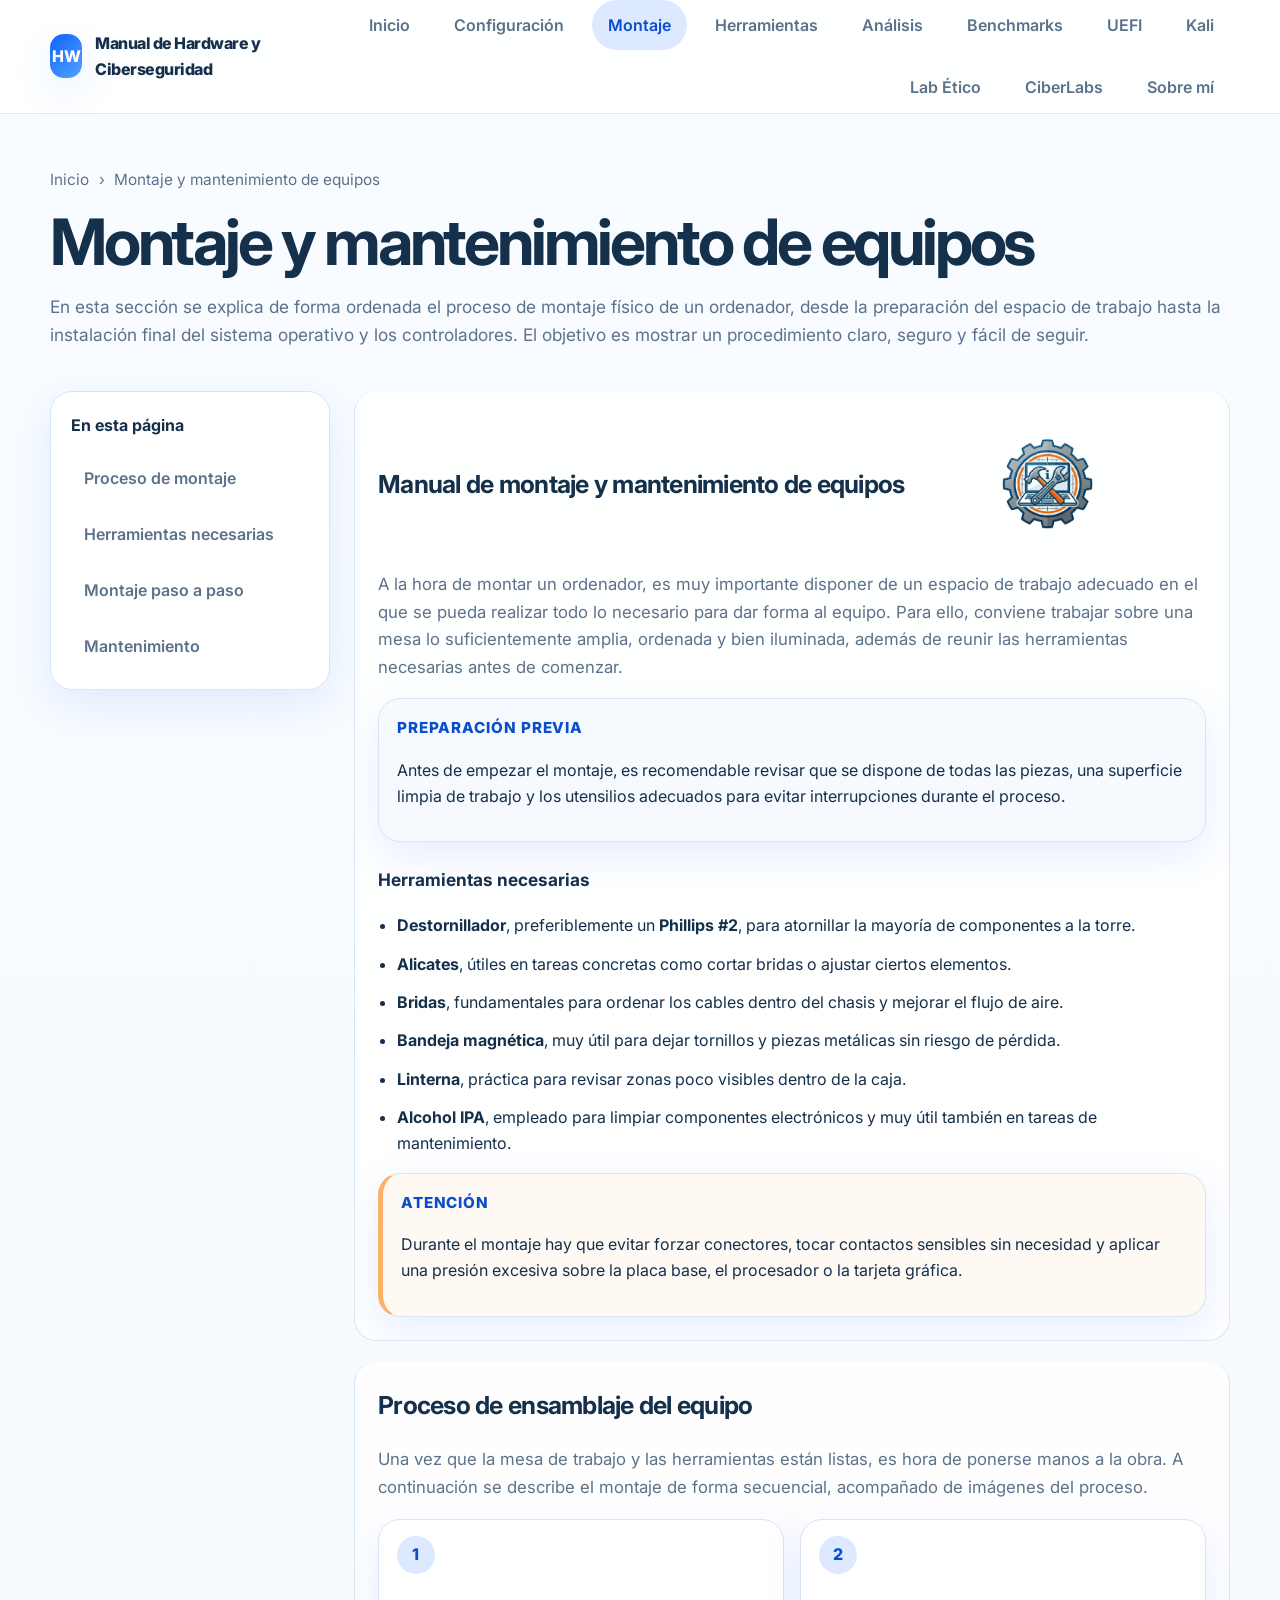
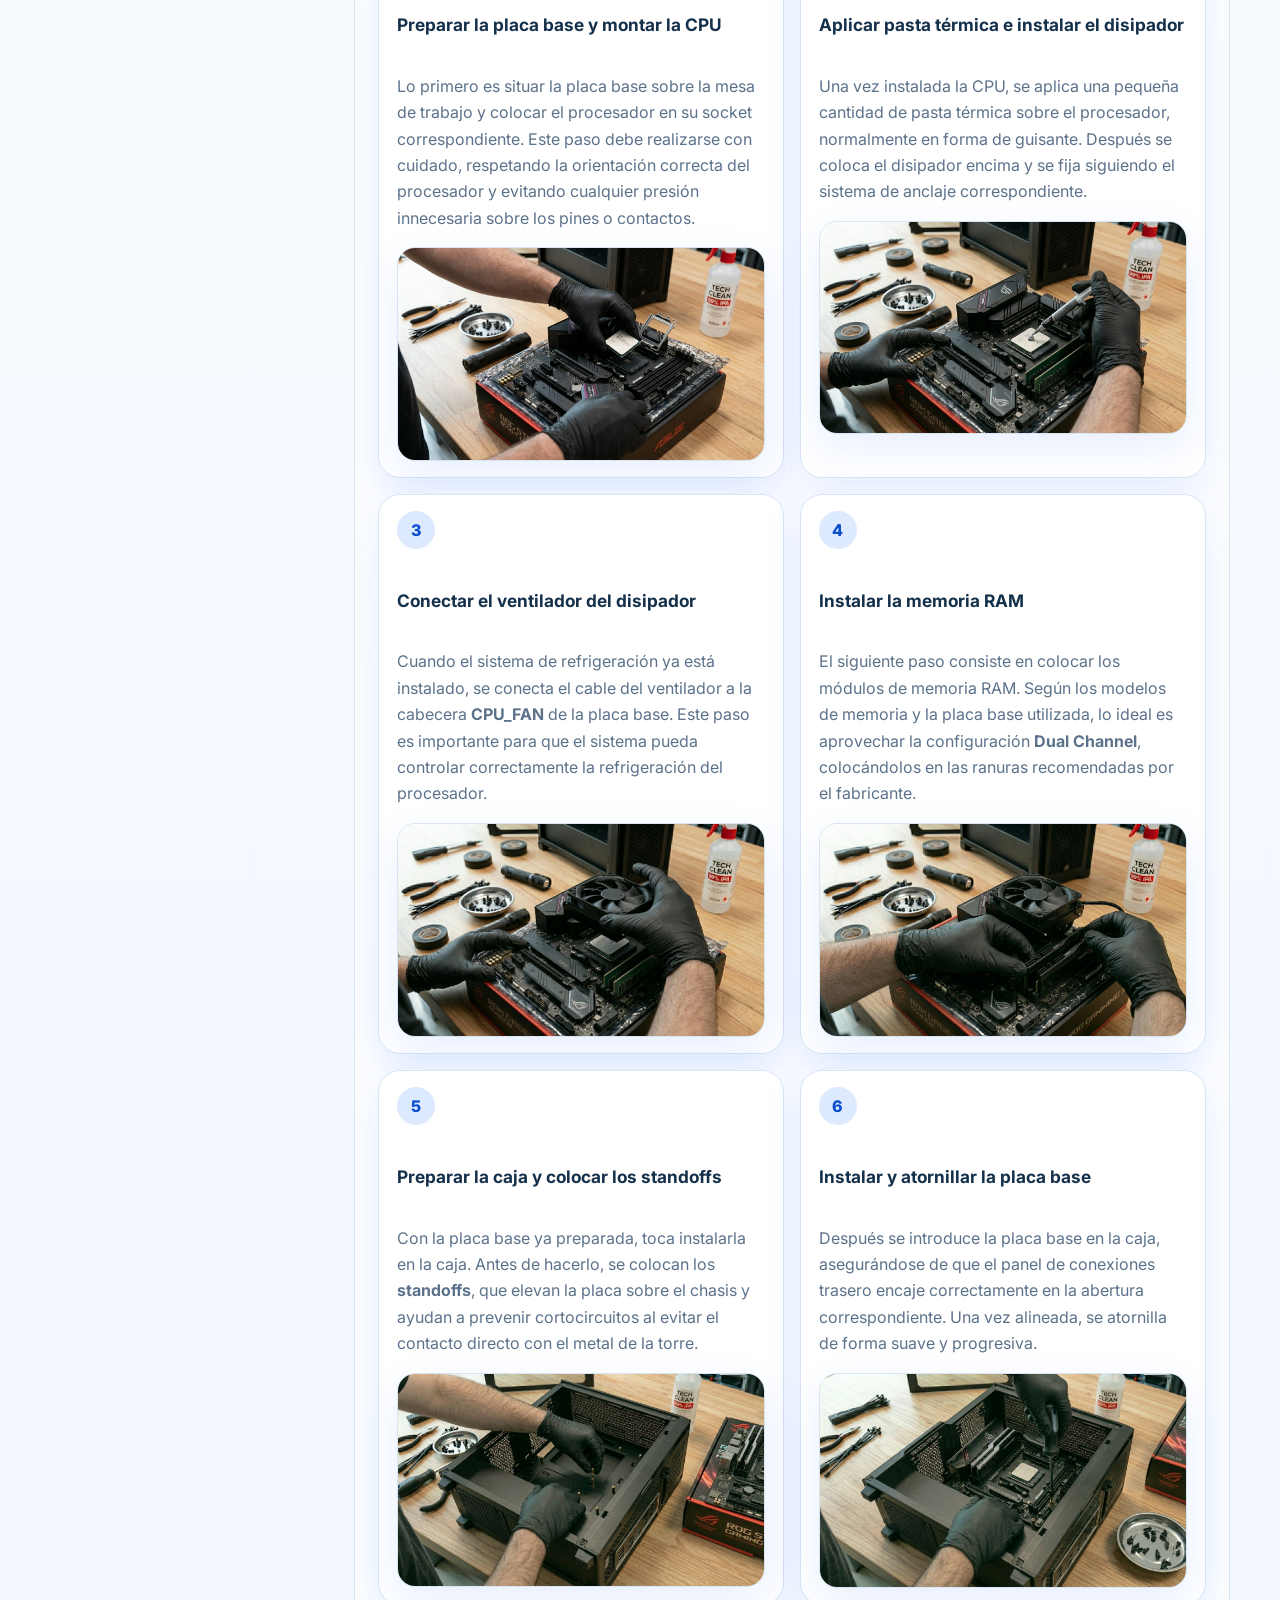
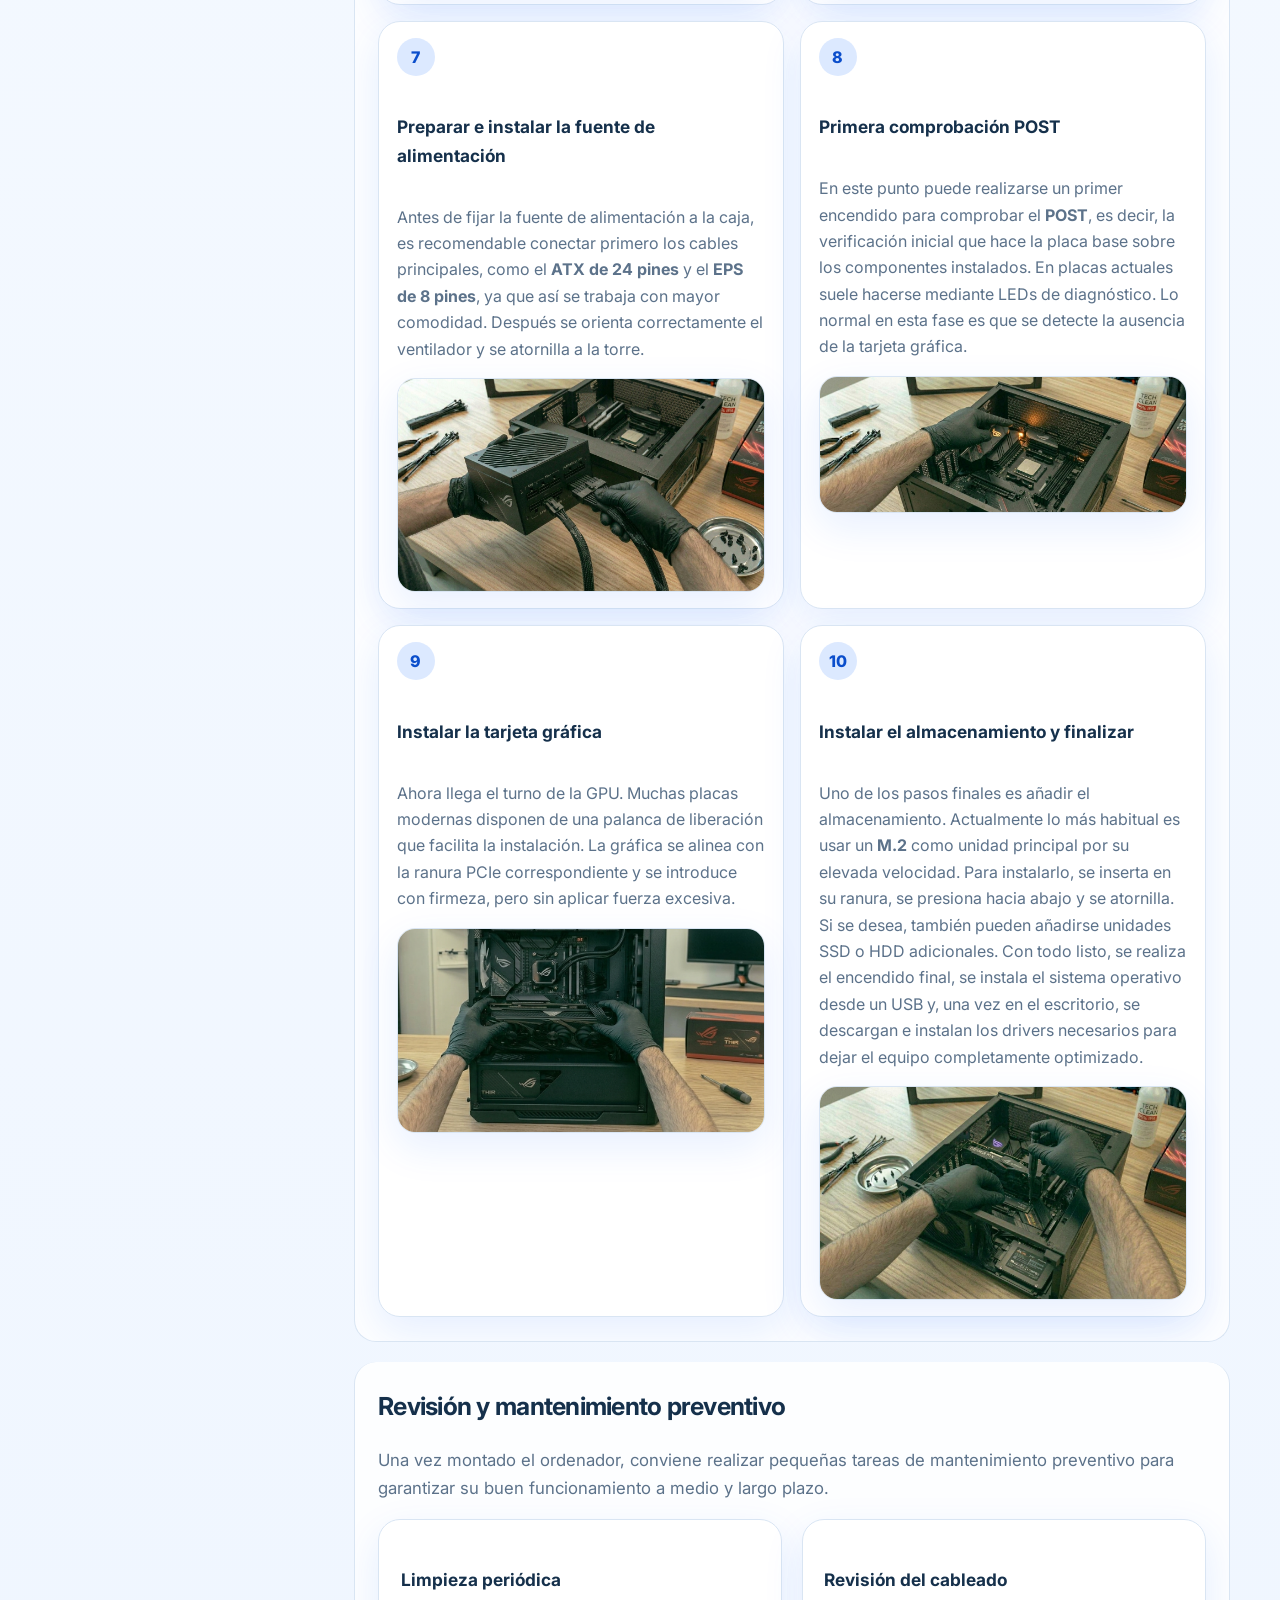
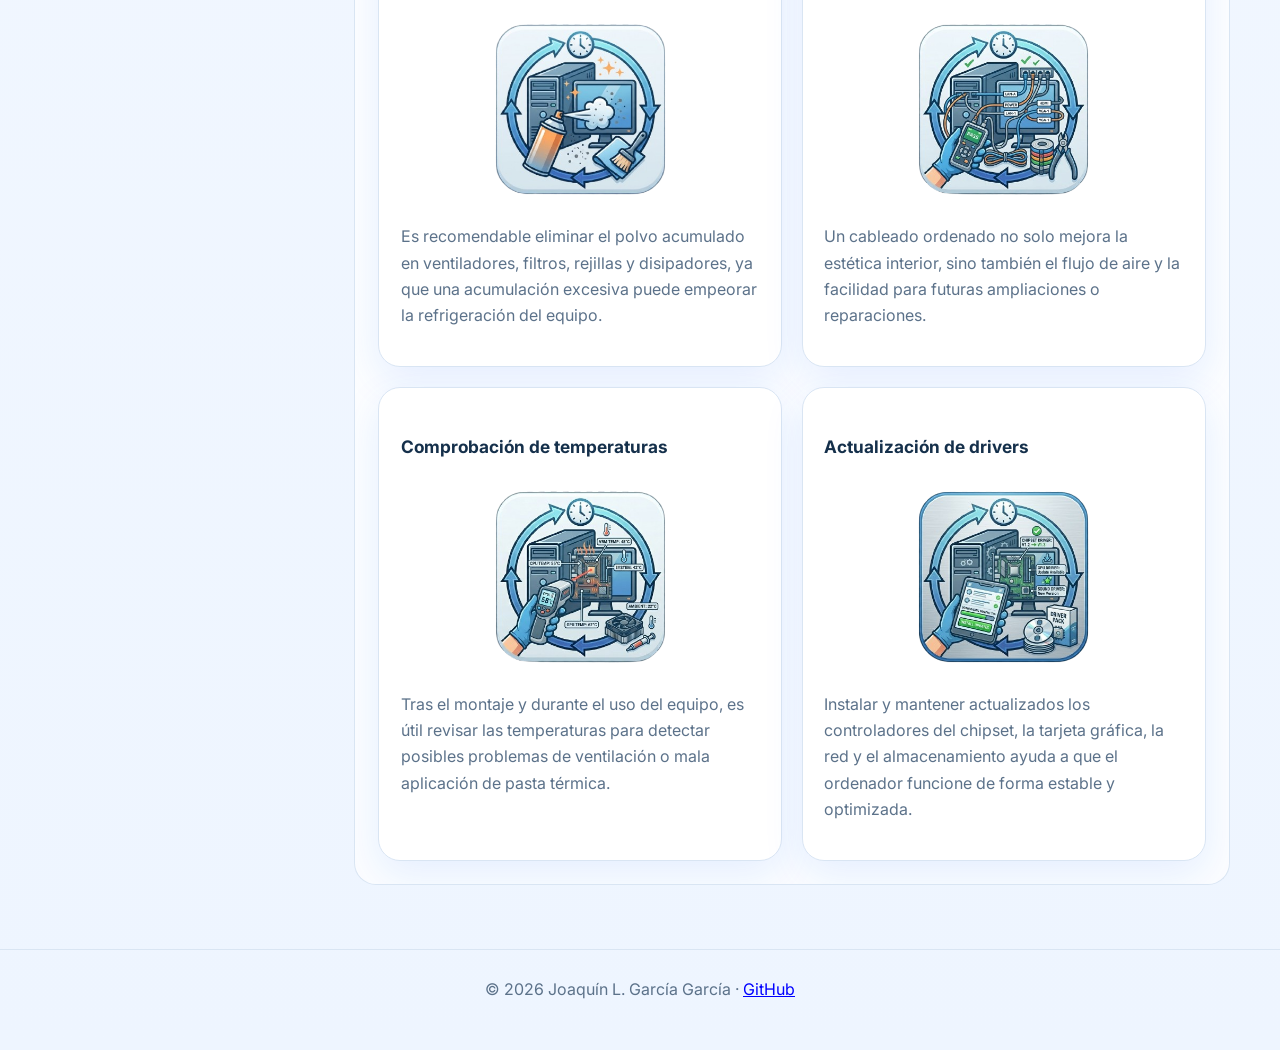
<file: pages/montaje.html>
<!DOCTYPE html> 
<html lang="es">
<head>
  <meta charset="UTF-8">
  <meta name="viewport" content="width=device-width, initial-scale=1.0">
  <title>Montaje y mantenimiento de equipos | Manual de Hardware</title>
  <meta name="description" content="Manual didáctico sobre el montaje físico de un ordenador y su mantenimiento preventivo, con apoyo visual paso a paso.">
  <link rel="icon" type="image/png" href="../img/1.png">
  <link rel="preconnect" href="https://fonts.googleapis.com">
  <link rel="preconnect" href="https://fonts.gstatic.com" crossorigin>
  <link href="https://fonts.googleapis.com/css2?family=Inter:wght@400;500;600;700;800&display=swap" rel="stylesheet">
  <link rel="stylesheet" href="../styles.css">
</head>
<body>
  <header class="topbar">
    <div class="container nav">
      <a class="brand" href="../index.html">
        <span class="brand-badge">HW</span>
        <span>Manual de Hardware y Ciberseguridad</span>
      </a>
<nav class="nav-links">
  <a href="../index.html">Inicio</a>
  <a href="configuracion.html">Configuración</a>
  <a class="active" href="montaje.html">Montaje</a>
  <a href="herramientas.html">Herramientas</a>
  <a href="analisis.html">Análisis</a>
  <a href="benchmarks.html">Benchmarks</a>
  <a href="uefi.html">UEFI</a>
  <a href="kali.html">Kali</a>
  <a href="lab-seguro.html">Lab Ético</a>
  <a href="ciber-labs.html">CiberLabs</a>
  <a href="sobre-mi.html">Sobre mí</a>
</nav>
    </div>
  </header>

  <main>
    <section class="page-hero">
      <div class="container">
        <div class="breadcrumbs">
          <a href="../index.html">Inicio</a>
          <span>›</span>
          <span>Montaje y mantenimiento de equipos</span>
        </div>
        
        <h1>Montaje y mantenimiento de equipos</h1>
        <p>En esta sección se explica de forma ordenada el proceso de montaje físico de un ordenador, desde la preparación del espacio de trabajo hasta la instalación final del sistema operativo y los controladores. El objetivo es mostrar un procedimiento claro, seguro y fácil de seguir.</p>
      </div>
    </section>

    <div class="container page-layout">
      <aside class="toc">
        <h3>En esta página</h3>
        <ul>
          <li><a href="#montaje">Proceso de montaje</a></li>
          <li><a href="#herramientas">Herramientas necesarias</a></li>
          <li><a href="#pasos">Montaje paso a paso</a></li>
          <li><a href="#mantenimiento">Mantenimiento</a></li>
        </ul>
      </aside>

      <div class="content">
        <section class="content-section" id="montaje">
          <div class="header-with-icon">
                    <h2>Manual de montaje y mantenimiento de equipos</h2>
                    <img src="../img/mont/15.png" alt="Icono montaje" class="section-icon">
  </div>
                    
          <p class="lead">A la hora de montar un ordenador, es muy importante disponer de un espacio de trabajo adecuado en el que se pueda realizar todo lo necesario para dar forma al equipo. Para ello, conviene trabajar sobre una mesa lo suficientemente amplia, ordenada y bien iluminada, además de reunir las herramientas necesarias antes de comenzar.</p>

          <div class="info-box" id="herramientas" style="margin-top: 1rem;">
            <p class="note-title">Preparación previa</p>
            <p>Antes de empezar el montaje, es recomendable revisar que se dispone de todas las piezas, una superficie limpia de trabajo y los utensilios adecuados para evitar interrupciones durante el proceso.</p>
          </div>

          <h3 style="margin-top: 1.5rem;">Herramientas necesarias</h3>
          <ul class="steps">
            <li><strong>Destornillador</strong>, preferiblemente un <strong>Phillips #2</strong>, para atornillar la mayoría de componentes a la torre.</li>
            <li><strong>Alicates</strong>, útiles en tareas concretas como cortar bridas o ajustar ciertos elementos.</li>
            <li><strong>Bridas</strong>, fundamentales para ordenar los cables dentro del chasis y mejorar el flujo de aire.</li>
            <li><strong>Bandeja magnética</strong>, muy útil para dejar tornillos y piezas metálicas sin riesgo de pérdida.</li>
            <li><strong>Linterna</strong>, práctica para revisar zonas poco visibles dentro de la caja.</li>
            <li><strong>Alcohol IPA</strong>, empleado para limpiar componentes electrónicos y muy útil también en tareas de mantenimiento.</li>
          </ul>

          <div class="warning-box" style="margin-top: 1rem;">
            <p class="note-title">Atención</p>
            <p>Durante el montaje hay que evitar forzar conectores, tocar contactos sensibles sin necesidad y aplicar una presión excesiva sobre la placa base, el procesador o la tarjeta gráfica.</p>
          </div>
        </section>

        <section class="content-section" id="pasos">
                    <h2>Proceso de ensamblaje del equipo</h2>
          <p class="lead">Una vez que la mesa de trabajo y las herramientas están listas, es hora de ponerse manos a la obra. A continuación se describe el montaje de forma secuencial, acompañado de imágenes del proceso.</p>

          <div class="steps-grid">
            <article class="step-card">
              <div class="step-number">1</div>
              <h3>Preparar la placa base y montar la CPU</h3>
              <p>Lo primero es situar la placa base sobre la mesa de trabajo y colocar el procesador en su socket correspondiente. Este paso debe realizarse con cuidado, respetando la orientación correcta del procesador y evitando cualquier presión innecesaria sobre los pines o contactos.</p>
              <img src="../img/mont/1.png" alt="Montaje inicial de la placa base y procesador" class="manual-image">
            </article>

            <article class="step-card">
              <div class="step-number">2</div>
              <h3>Aplicar pasta térmica e instalar el disipador</h3>
              <p>Una vez instalada la CPU, se aplica una pequeña cantidad de pasta térmica sobre el procesador, normalmente en forma de guisante. Después se coloca el disipador encima y se fija siguiendo el sistema de anclaje correspondiente.</p>
              <img src="../img/mont/2.png" alt="Aplicación de pasta térmica e instalación del disipador" class="manual-image">
            </article>

            <article class="step-card">
              <div class="step-number">3</div>
              <h3>Conectar el ventilador del disipador</h3>
              <p>Cuando el sistema de refrigeración ya está instalado, se conecta el cable del ventilador a la cabecera <strong>CPU_FAN</strong> de la placa base. Este paso es importante para que el sistema pueda controlar correctamente la refrigeración del procesador.</p>
              <img src="../img/mont/3.png" alt="Conexión del ventilador al puerto CPU_FAN" class="manual-image">
            </article>

            <article class="step-card">
              <div class="step-number">4</div>
              <h3>Instalar la memoria RAM</h3>
              <p>El siguiente paso consiste en colocar los módulos de memoria RAM. Según los modelos de memoria y la placa base utilizada, lo ideal es aprovechar la configuración <strong>Dual Channel</strong>, colocándolos en las ranuras recomendadas por el fabricante.</p>
              <img src="../img/mont/4.png" alt="Instalación de los módulos de memoria RAM" class="manual-image">
            </article>

            <article class="step-card">
              <div class="step-number">5</div>
              <h3>Preparar la caja y colocar los standoffs</h3>
              <p>Con la placa base ya preparada, toca instalarla en la caja. Antes de hacerlo, se colocan los <strong>standoffs</strong>, que elevan la placa sobre el chasis y ayudan a prevenir cortocircuitos al evitar el contacto directo con el metal de la torre.</p>
              <img src="../img/mont/5.png" alt="Preparación de la caja y colocación de standoffs" class="manual-image">
            </article>

            <article class="step-card">
              <div class="step-number">6</div>
              <h3>Instalar y atornillar la placa base</h3>
              <p>Después se introduce la placa base en la caja, asegurándose de que el panel de conexiones trasero encaje correctamente en la abertura correspondiente. Una vez alineada, se atornilla de forma suave y progresiva.</p>
              <img src="../img/mont/6.png" alt="Instalación de la placa base dentro de la caja" class="manual-image">
            </article>

            <article class="step-card">
              <div class="step-number">7</div>
              <h3>Preparar e instalar la fuente de alimentación</h3>
              <p>Antes de fijar la fuente de alimentación a la caja, es recomendable conectar primero los cables principales, como el <strong>ATX de 24 pines</strong> y el <strong>EPS de 8 pines</strong>, ya que así se trabaja con mayor comodidad. Después se orienta correctamente el ventilador y se atornilla a la torre.</p>
              <img src="../img/mont/7.png" alt="Instalación de la fuente de alimentación" class="manual-image">
            </article>

            <article class="step-card">
              <div class="step-number">8</div>
              <h3>Primera comprobación POST</h3>
              <p>En este punto puede realizarse un primer encendido para comprobar el <strong>POST</strong>, es decir, la verificación inicial que hace la placa base sobre los componentes instalados. En placas actuales suele hacerse mediante LEDs de diagnóstico. Lo normal en esta fase es que se detecte la ausencia de la tarjeta gráfica.</p>
              <img src="../img/mont/8.png" alt="Primera comprobación POST del sistema" class="manual-image">
            </article>

            <article class="step-card">
              <div class="step-number">9</div>
              <h3>Instalar la tarjeta gráfica</h3>
              <p>Ahora llega el turno de la GPU. Muchas placas modernas disponen de una palanca de liberación que facilita la instalación. La gráfica se alinea con la ranura PCIe correspondiente y se introduce con firmeza, pero sin aplicar fuerza excesiva.</p>
              <img src="../img/mont/9.png" alt="Instalación de la tarjeta gráfica en la ranura PCIe" class="manual-image">
            </article>

            <article class="step-card">
              <div class="step-number">10</div>
              <h3>Instalar el almacenamiento y finalizar</h3>
              <p>Uno de los pasos finales es añadir el almacenamiento. Actualmente lo más habitual es usar un <strong>M.2</strong> como unidad principal por su elevada velocidad. Para instalarlo, se inserta en su ranura, se presiona hacia abajo y se atornilla. Si se desea, también pueden añadirse unidades SSD o HDD adicionales. Con todo listo, se realiza el encendido final, se instala el sistema operativo desde un USB y, una vez en el escritorio, se descargan e instalan los drivers necesarios para dejar el equipo completamente optimizado.</p>
              <img src="../img/mont/10.png" alt="Instalación del almacenamiento y finalización del montaje" class="manual-image">
            </article>
          </div>
        </section>

        <section class="content-section" id="mantenimiento">
          
          <h2>Revisión y mantenimiento preventivo</h2>
          <p class="lead">Una vez montado el ordenador, conviene realizar pequeñas tareas de mantenimiento preventivo para garantizar su buen funcionamiento a medio y largo plazo.</p>

<div class="grid grid-2">
  <div class="card">
    <div class="card-maintenance">
      <h3>Limpieza periódica</h3>
      <div class="card-maintenance-icon-wrap">
        <img src="../img/mont/11.png" alt="Icono de limpieza periódica" class="card-maintenance-icon">
      </div>
      <p>Es recomendable eliminar el polvo acumulado en ventiladores, filtros, rejillas y disipadores, ya que una acumulación excesiva puede empeorar la refrigeración del equipo.</p>
    </div>
  </div>

  <div class="card">
    <div class="card-maintenance">
      <h3>Revisión del cableado</h3>
      <div class="card-maintenance-icon-wrap">
        <img src="../img/mont/12.png" alt="Icono de revisión del cableado" class="card-maintenance-icon">
      </div>
      <p>Un cableado ordenado no solo mejora la estética interior, sino también el flujo de aire y la facilidad para futuras ampliaciones o reparaciones.</p>
    </div>
  </div>

  <div class="card">
    <div class="card-maintenance">
      <h3>Comprobación de temperaturas</h3>
      <div class="card-maintenance-icon-wrap">
        <img src="../img/mont/13.png" alt="Icono de comprobación de temperaturas" class="card-maintenance-icon">
      </div>
      <p>Tras el montaje y durante el uso del equipo, es útil revisar las temperaturas para detectar posibles problemas de ventilación o mala aplicación de pasta térmica.</p>
    </div>
  </div>

  <div class="card">
    <div class="card-maintenance">
      <h3>Actualización de drivers</h3>
      <div class="card-maintenance-icon-wrap">
        <img src="../img/mont/14.png" alt="Icono de actualización de drivers" class="card-maintenance-icon">
      </div>
      <p>Instalar y mantener actualizados los controladores del chipset, la tarjeta gráfica, la red y el almacenamiento ayuda a que el ordenador funcione de forma estable y optimizada.</p>
    </div>
  </div>
</div>
        </section>
      </div>
    </div>
  </main>

  <footer class="footer">
    <div class="container" style="text-align: center;">
  &copy; 2026 Joaquín L. García García · <a href="https://github.com/Joaquin7gg" target="_blank" rel="noopener noreferrer" style="color: blue; text-decoration: underline;">GitHub</a>
</div>
  </footer>
</body>
</html>
</file>
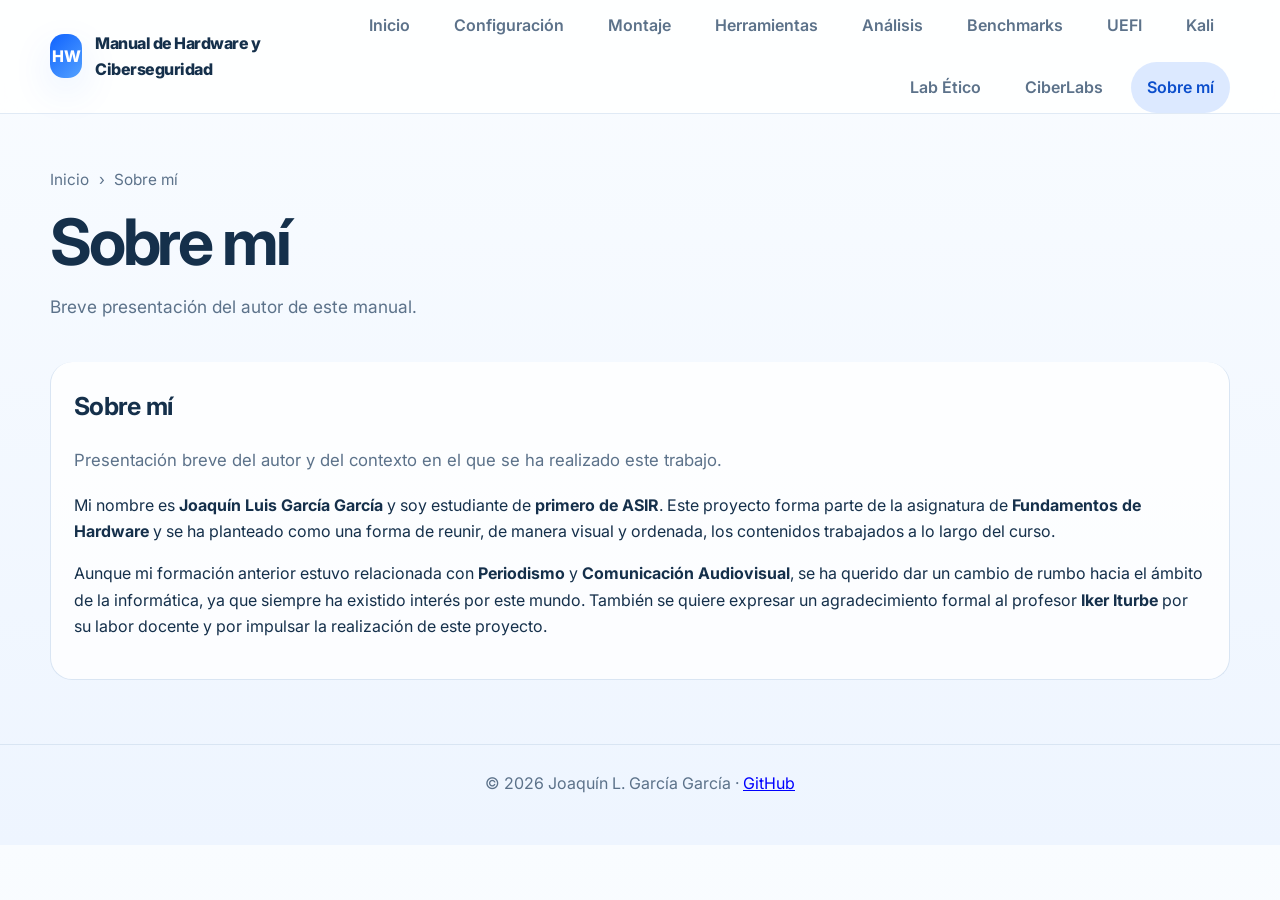
<file: pages/sobre-mi.html>
<!DOCTYPE html>
<html lang="es">
<head>
  <meta charset="UTF-8">
  <meta name="viewport" content="width=device-width, initial-scale=1.0">
  <title>Sobre mí | Manual de Hardware y Ciberseguridad</title>
  <meta name="description" content="Información sobre el autor del proyecto y su contexto académico.">
  <link rel="icon" type="image/png" href="../img/1.png">
  <link rel="preconnect" href="https://fonts.googleapis.com">
  <link rel="preconnect" href="https://fonts.gstatic.com" crossorigin>
  <link href="https://fonts.googleapis.com/css2?family=Inter:wght@400;500;600;700;800&display=swap" rel="stylesheet">
  <link rel="stylesheet" href="../styles.css">
</head>
<body>
  <header class="topbar">
    <div class="container nav">
      <a class="brand" href="../index.html">
        <span class="brand-badge">HW</span>
        <span>Manual de Hardware y Ciberseguridad</span>
      </a>
<nav class="nav-links">
  <a href="../index.html">Inicio</a>
  <a href="configuracion.html">Configuración</a>
  <a href="montaje.html">Montaje</a>
  <a href="herramientas.html">Herramientas</a>
  <a href="analisis.html">Análisis</a>
  <a href="benchmarks.html">Benchmarks</a>
  <a href="uefi.html">UEFI</a>
  <a href="kali.html">Kali</a>
  <a href="lab-seguro.html">Lab Ético</a>
  <a href="ciber-labs.html">CiberLabs</a>
  <a class="active" href="sobre-mi.html">Sobre mí</a>
</nav>
    </div>
  </header>

  <main>
    <section class="page-hero">
      <div class="container">
        <div class="breadcrumbs">
          <a href="../index.html">Inicio</a>
          <span>›</span>
          <span>Sobre mí</span>
        </div>
        
        <h1>Sobre mí</h1>
        <p>Breve presentación del autor de este manual.</p>
      </div>
    </section>

    <div class="container" style="padding-bottom: 4rem;">
      <section class="content-section">
        
        <h2>Sobre mí</h2>
        <p class="lead">Presentación breve del autor y del contexto en el que se ha realizado este trabajo.</p>

        <p>Mi nombre es <strong>Joaquín Luis García García</strong> y soy estudiante de <strong>primero de ASIR</strong>. Este proyecto forma parte de la asignatura de <strong>Fundamentos de Hardware</strong> y se ha planteado como una forma de reunir, de manera visual y ordenada, los contenidos trabajados a lo largo del curso.</p>

        <p>Aunque mi formación anterior estuvo relacionada con <strong>Periodismo</strong> y <strong>Comunicación Audiovisual</strong>, se ha querido dar un cambio de rumbo hacia el ámbito de la informática, ya que siempre ha existido interés por este mundo. También se quiere expresar un agradecimiento formal al profesor <strong>Iker Iturbe</strong> por su labor docente y por impulsar la realización de este proyecto.</p>
      </section>
    </div>
  </main>

  <footer class="footer">
    <div class="container" style="text-align: center;">
  &copy; 2026 Joaquín L. García García · <a href="https://github.com/Joaquin7gg" target="_blank" rel="noopener noreferrer" style="color: blue; text-decoration: underline;">GitHub</a>
</div>
  </footer>
</body>
</html>
</file>
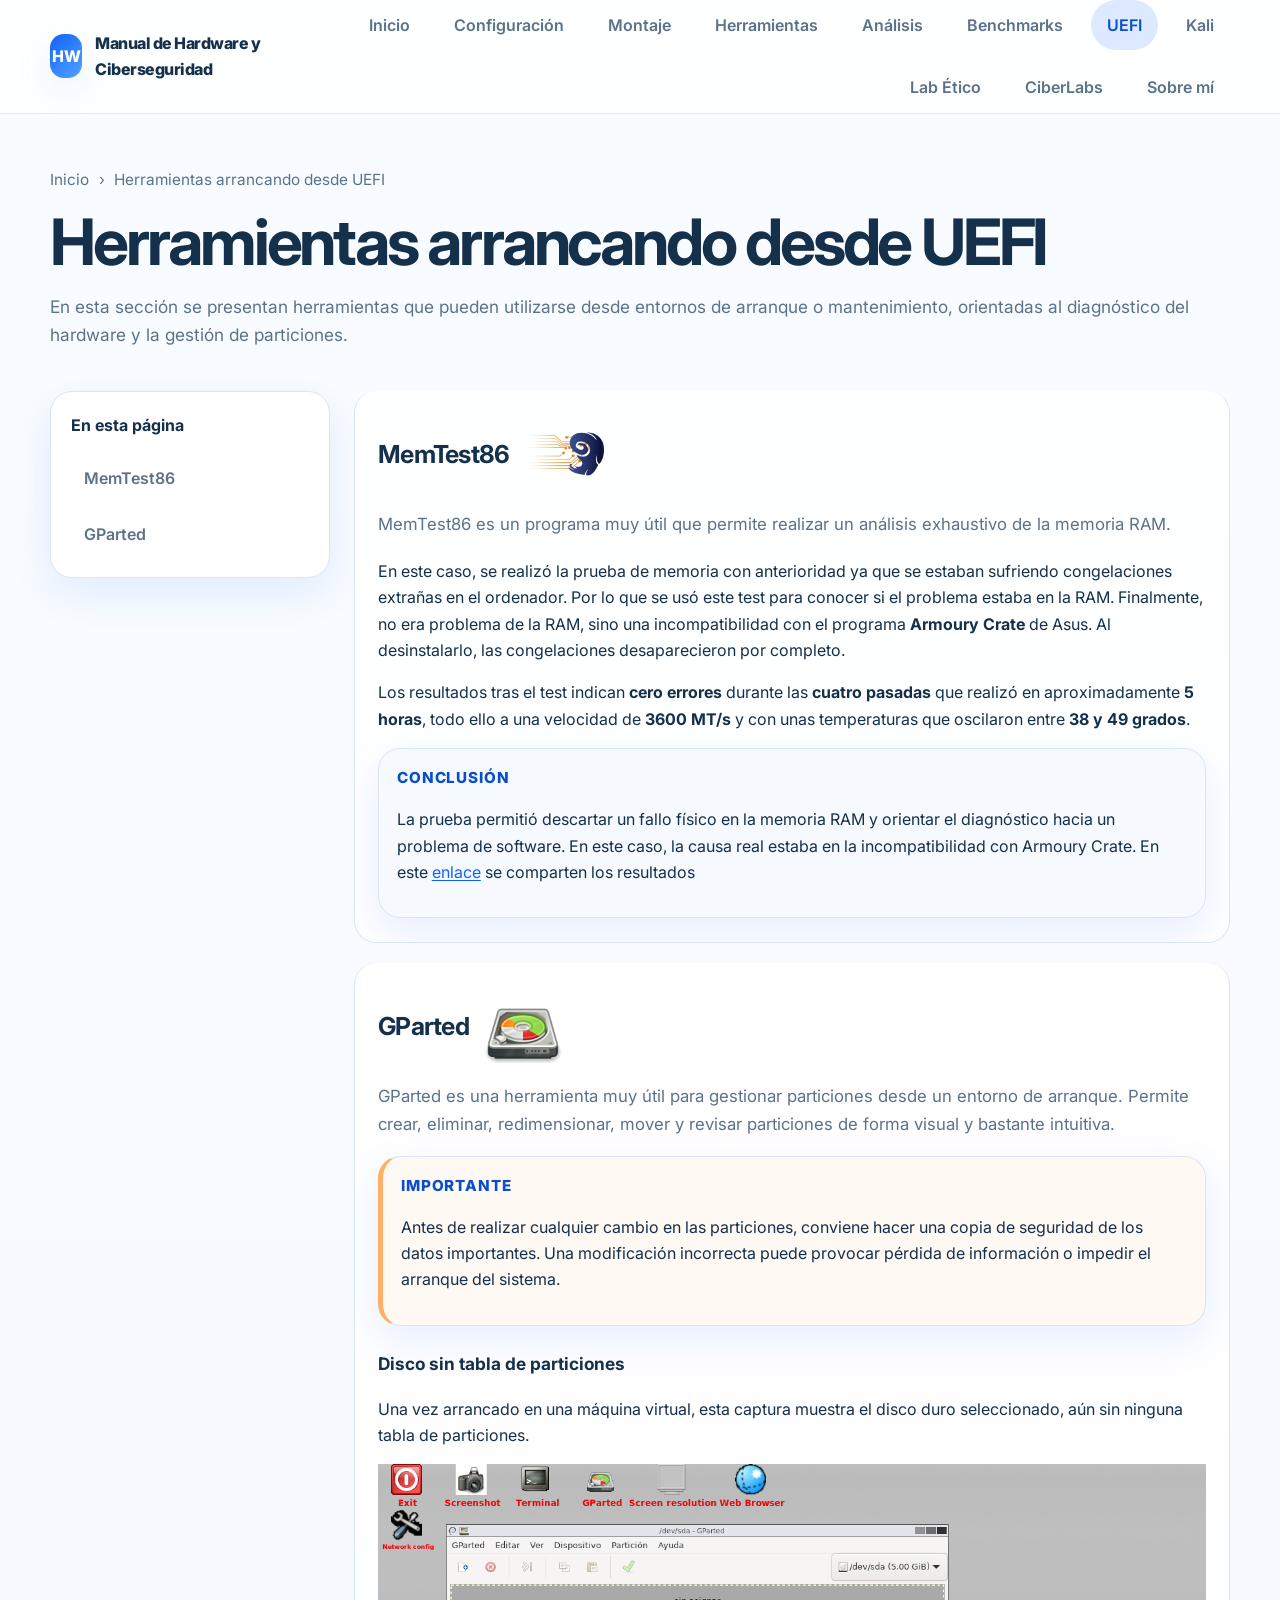
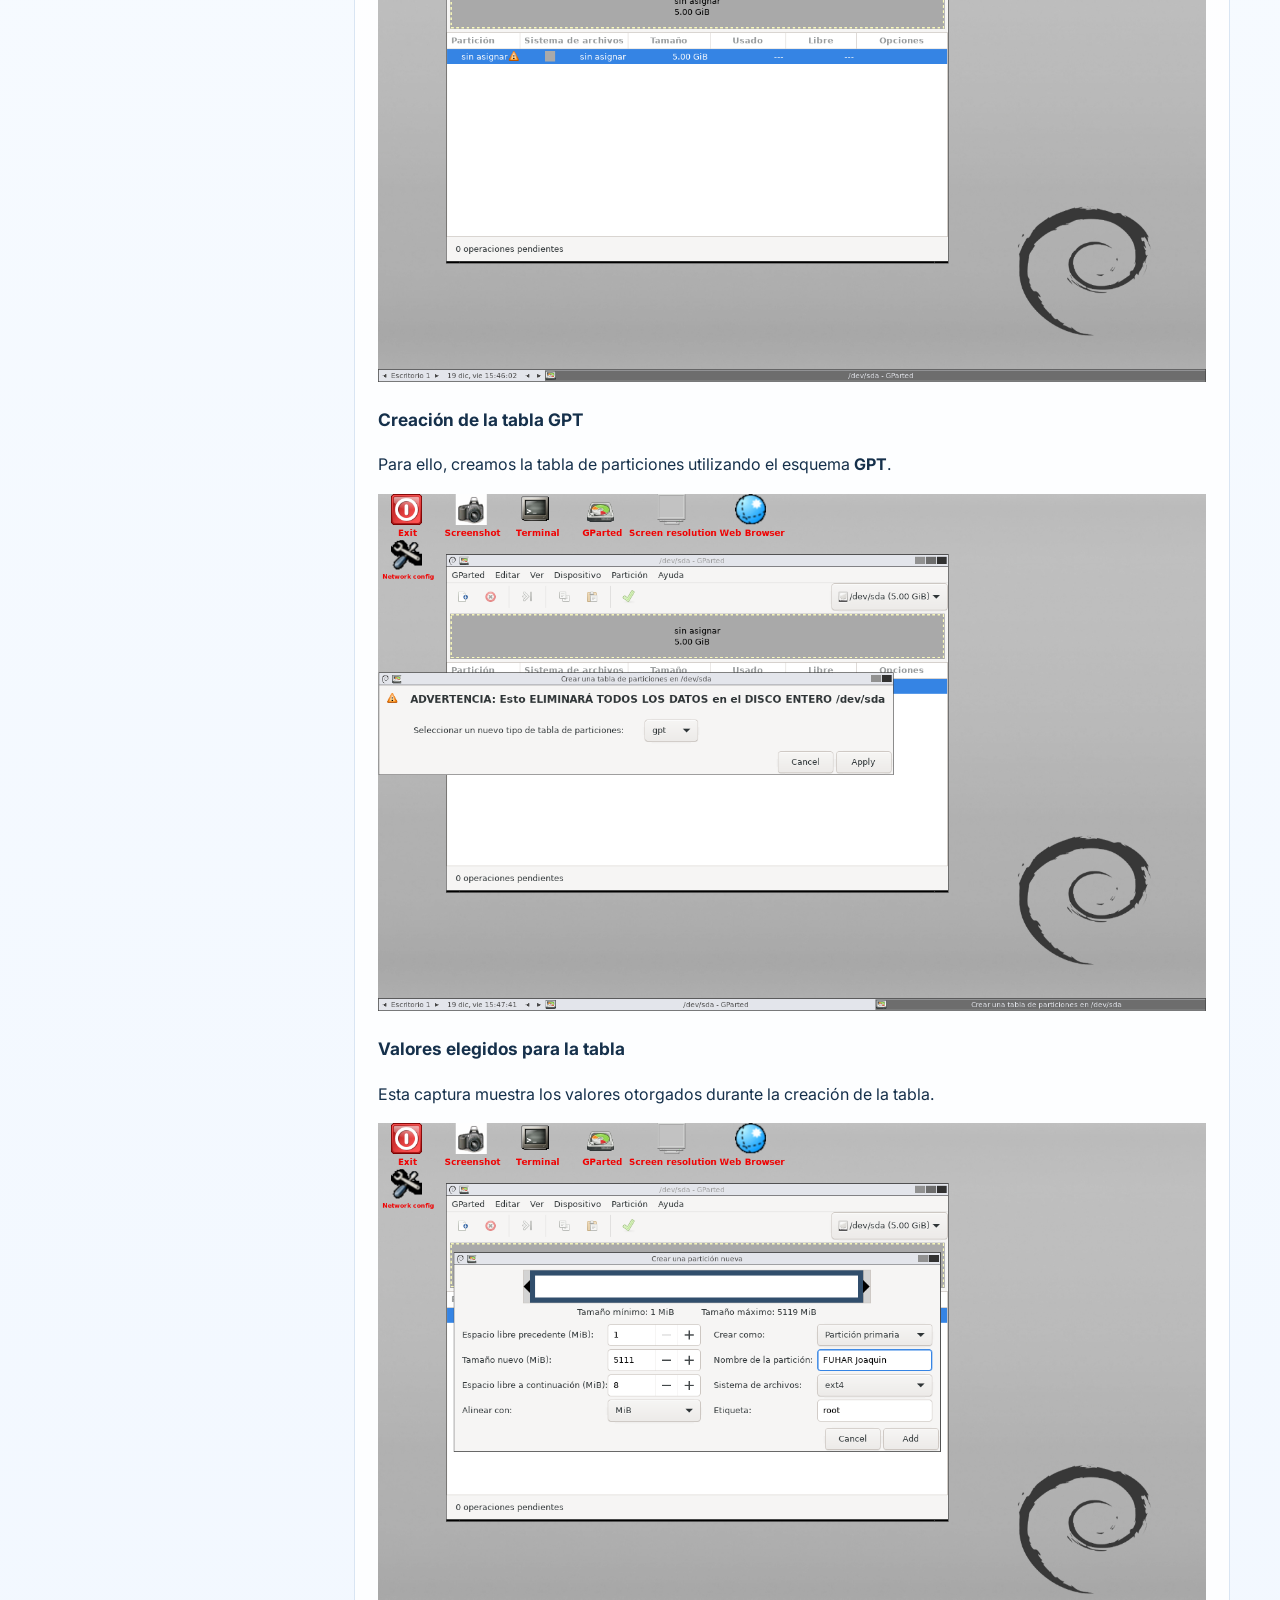
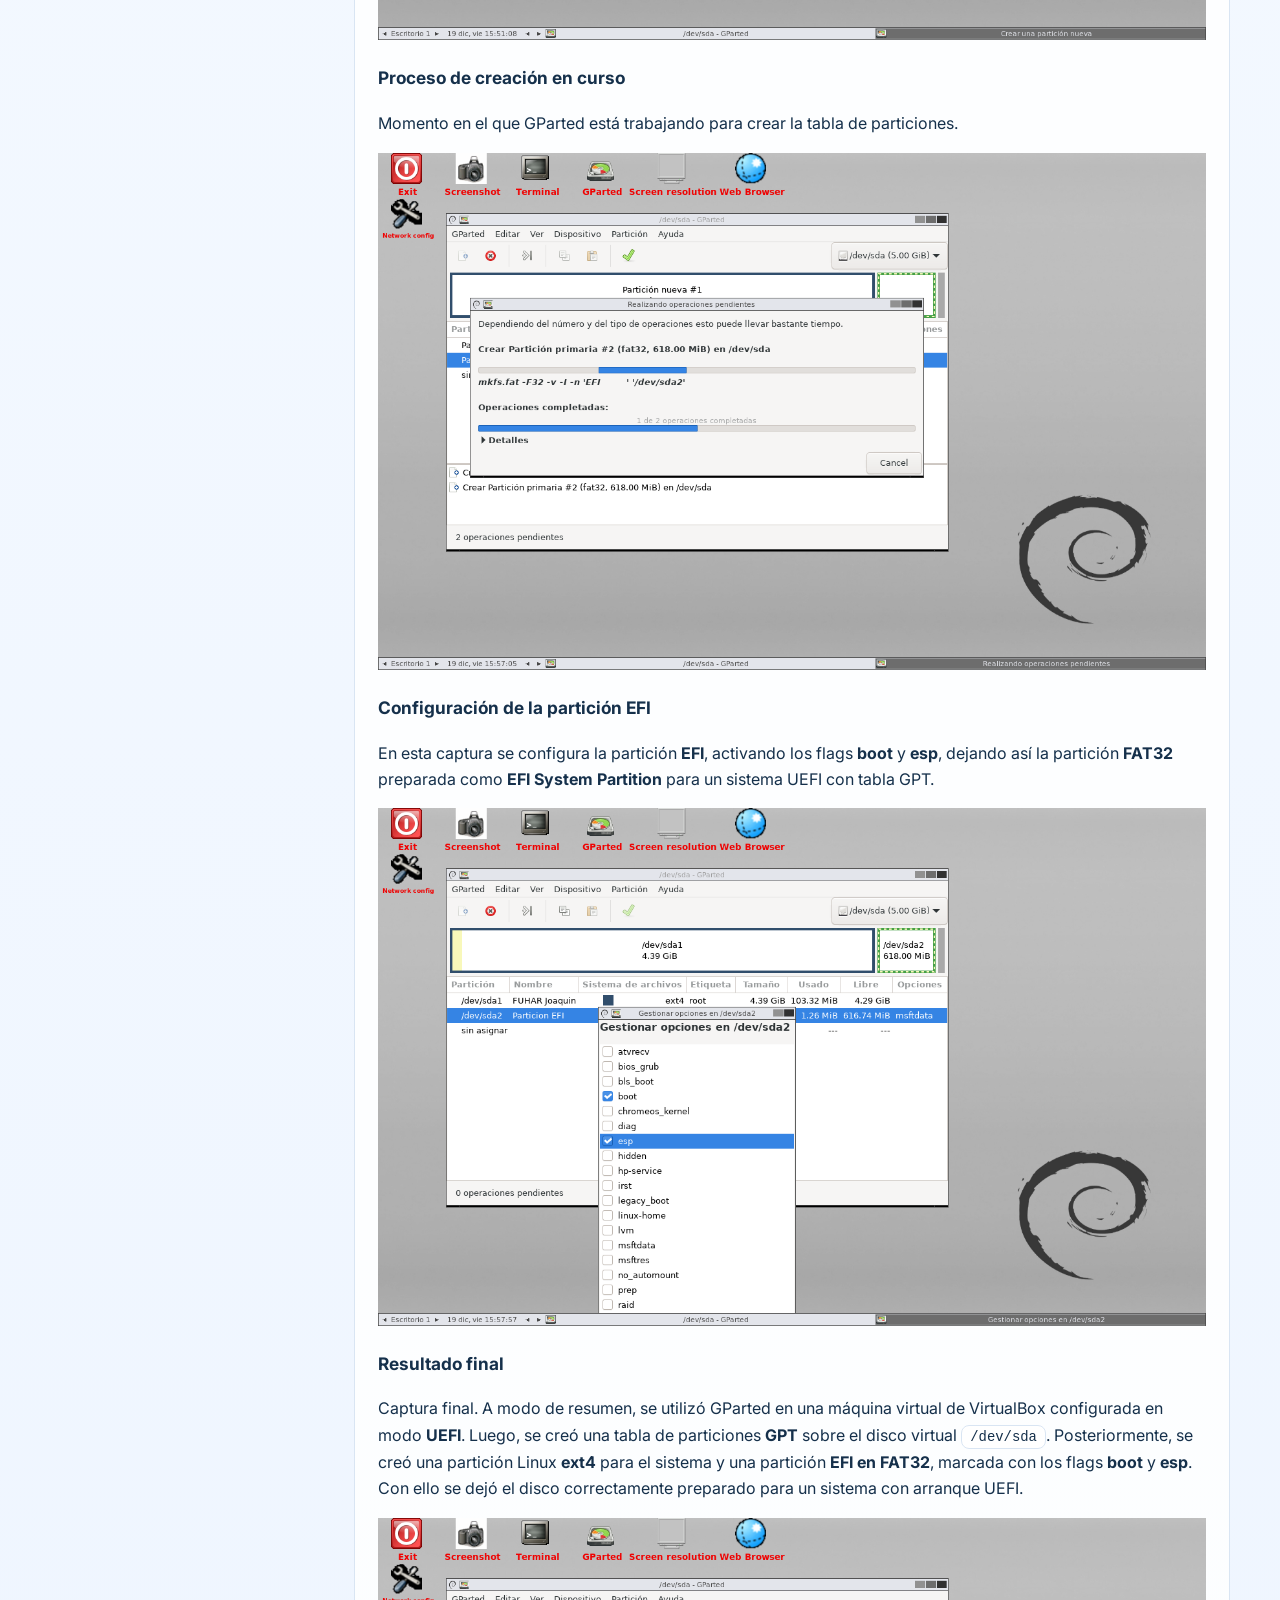
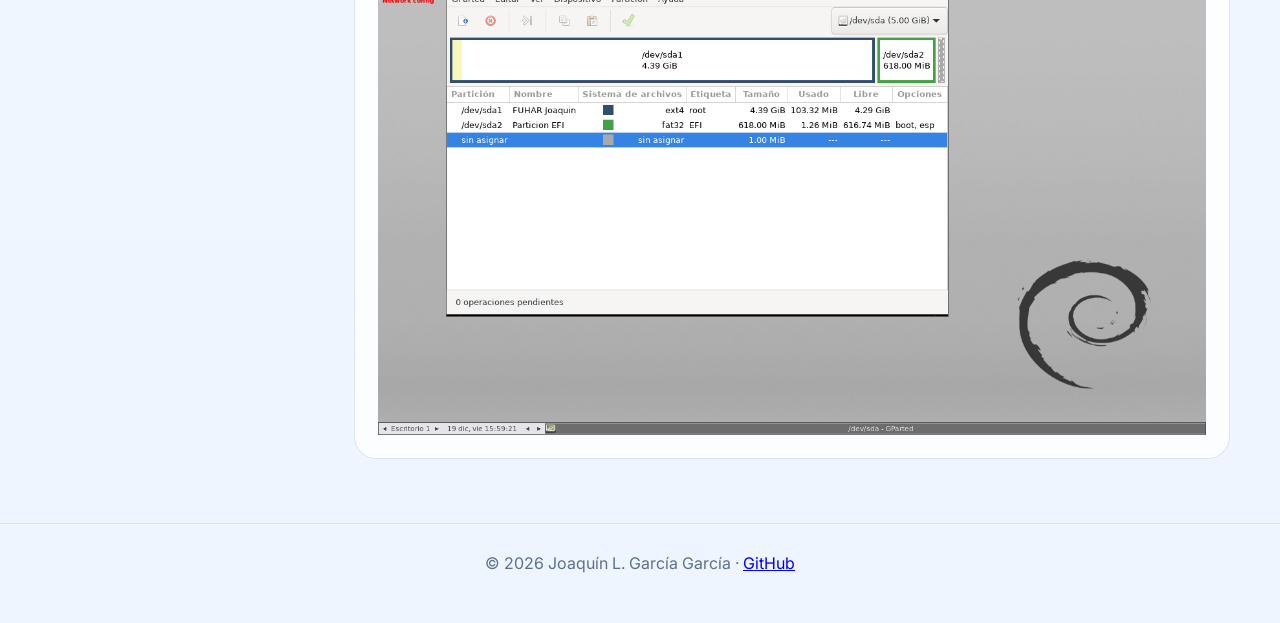
<file: pages/uefi.html>
<!DOCTYPE html>
<html lang="es">
<head>
  <meta charset="UTF-8">
  <meta name="viewport" content="width=device-width, initial-scale=1.0">
  <title>Herramientas arrancando desde UEFI | Manual de Hardware</title>
  <meta name="description" content="Guía sobre MemTest86 y GParted desde entornos de arranque o mantenimiento.">
  <link rel="icon" type="image/png" href="../img/1.png">
  <link rel="preconnect" href="https://fonts.googleapis.com">
  <link rel="preconnect" href="https://fonts.gstatic.com" crossorigin>
  <link href="https://fonts.googleapis.com/css2?family=Inter:wght@400;500;600;700;800&display=swap" rel="stylesheet">
  <link rel="stylesheet" href="../styles.css">
</head>
<body>
  <header class="topbar">
    <div class="container nav">
      <a class="brand" href="../index.html">
        <span class="brand-badge">HW</span>
        <span>Manual de Hardware y Ciberseguridad</span>
      </a>
<nav class="nav-links">
  <a href="../index.html">Inicio</a>
  <a href="configuracion.html">Configuración</a>
  <a href="montaje.html">Montaje</a>
  <a href="herramientas.html">Herramientas</a>
  <a href="analisis.html">Análisis</a>
  <a href="benchmarks.html">Benchmarks</a>
  <a class="active" href="uefi.html">UEFI</a>
  <a href="kali.html">Kali</a>
  <a href="lab-seguro.html">Lab Ético</a>
  <a href="ciber-labs.html">CiberLabs</a>
  <a href="sobre-mi.html">Sobre mí</a>
</nav>
    </div>
  </header>

  <main>
    <section class="page-hero">
      <div class="container">
        <div class="breadcrumbs">
          <a href="../index.html">Inicio</a>
          <span>›</span>
          <span>Herramientas arrancando desde UEFI</span>
        </div>
        
        <h1>Herramientas arrancando desde UEFI</h1>
        <p>En esta sección se presentan herramientas que pueden utilizarse desde entornos de arranque o mantenimiento, orientadas al diagnóstico del hardware y la gestión de particiones.</p>
      </div>
    </section>

    <div class="container page-layout">
      <aside class="toc">
        <h3>En esta página</h3>
        <ul>
          <li><a href="#memtest">MemTest86</a></li>
          <li><a href="#gparted">GParted</a></li>
        </ul>
      </aside>

      <div class="content">
        <section class="content-section" id="memtest">
          
          <div class="section-title-with-logo">
            <h2>MemTest86</h2>
            <img src="../img/uefi/7.png" alt="Logo de MemTest86" class="section-logo">
          </div>

          <p class="lead">MemTest86 es un programa muy útil que permite realizar un análisis exhaustivo de la memoria RAM.</p>

          <div class="software-shot" style="margin-top: 1.2rem;">
            <p>En este caso, se realizó la prueba de memoria con anterioridad ya que se estaban sufriendo congelaciones extrañas en el ordenador. Por lo que se usó este test para conocer si el problema estaba en la RAM. Finalmente, no era problema de la RAM, sino una incompatibilidad con el programa <strong>Armoury Crate</strong> de Asus. Al desinstalarlo, las congelaciones desaparecieron por completo.</p>

            <p>Los resultados tras el test indican <strong>cero errores</strong> durante las <strong>cuatro pasadas</strong> que realizó en aproximadamente <strong>5 horas</strong>, todo ello a una velocidad de <strong>3600 MT/s</strong> y con unas temperaturas que oscilaron entre <strong>38 y 49 grados</strong>.</p>
          </div>

          <div class="info-box" style="margin-top: 1rem;">
            <p class="note-title">Conclusión</p>
            <p>La prueba permitió descartar un fallo físico en la memoria RAM y orientar el diagnóstico hacia un problema de software. En este caso, la causa real estaba en la incompatibilidad con Armoury Crate. En este <a href="https://drive.google.com/file/d/19s2n-k52Qd_jldDLmenhWDzmlVCI5QKQ/view" target="_blank" rel="noopener noreferrer">enlace</a> se comparten los resultados</p>
          </div>
        </section>

       <section class="content-section" id="gparted">
  
  <div class="section-title-with-logo">
    <h2>GParted</h2>
    <img src="../img/uefi/8.png" alt="Logo de GParted" class="section-logo">
  </div>

  <p class="lead">GParted es una herramienta muy útil para gestionar particiones desde un entorno de arranque. Permite crear, eliminar, redimensionar, mover y revisar particiones de forma visual y bastante intuitiva.</p>

  <div class="warning-box">
    <p class="note-title">Importante</p>
    <p>Antes de realizar cualquier cambio en las particiones, conviene hacer una copia de seguridad de los datos importantes. Una modificación incorrecta puede provocar pérdida de información o impedir el arranque del sistema.</p>
  </div>

  <div class="software-sequence" style="margin-top: 1.4rem;">
    <article class="software-shot">
      <h3>Disco sin tabla de particiones</h3>
      <p>Una vez arrancado en una máquina virtual, esta captura muestra el disco duro seleccionado, aún sin ninguna tabla de particiones.</p>
      <img src="../img/uefi/1.png" alt="Disco sin tabla de particiones en GParted" class="software-image">
    </article>

    <article class="software-shot">
      <h3>Creación de la tabla GPT</h3>
      <p>Para ello, creamos la tabla de particiones utilizando el esquema <strong>GPT</strong>.</p>
      <img src="../img/uefi/2.png" alt="Creación de la tabla de particiones GPT en GParted" class="software-image">
    </article>

    <article class="software-shot">
      <h3>Valores elegidos para la tabla</h3>
      <p>Esta captura muestra los valores otorgados durante la creación de la tabla.</p>
      <img src="../img/uefi/3.png" alt="Valores configurados durante la creación de la tabla de particiones" class="software-image">
    </article>

    <article class="software-shot">
      <h3>Proceso de creación en curso</h3>
      <p>Momento en el que GParted está trabajando para crear la tabla de particiones.</p>
      <img src="../img/uefi/4.png" alt="Proceso de creación de la tabla de particiones en GParted" class="software-image">
    </article>

    <article class="software-shot">
      <h3>Configuración de la partición EFI</h3>
      <p>En esta captura se configura la partición <strong>EFI</strong>, activando los flags <strong>boot</strong> y <strong>esp</strong>, dejando así la partición <strong>FAT32</strong> preparada como <strong>EFI System Partition</strong> para un sistema UEFI con tabla GPT.</p>
      <img src="../img/uefi/5.png" alt="Configuración de la partición EFI con flags boot y esp en GParted" class="software-image">
    </article>

    <article class="software-shot">
      <h3>Resultado final</h3>
      <p>Captura final. A modo de resumen, se utilizó GParted en una máquina virtual de VirtualBox configurada en modo <strong>UEFI</strong>. Luego, se creó una tabla de particiones <strong>GPT</strong> sobre el disco virtual <span class="kbd">/dev/sda</span>. Posteriormente, se creó una partición Linux <strong>ext4</strong> para el sistema y una partición <strong>EFI en FAT32</strong>, marcada con los flags <strong>boot</strong> y <strong>esp</strong>. Con ello se dejó el disco correctamente preparado para un sistema con arranque UEFI.</p>
      <img src="../img/uefi/6.png" alt="Resultado final de la configuración de particiones en GParted" class="software-image">
    </article>
  </div>
</section>
      </div>
    </div>
  </main>

  <footer class="footer">
    <div class="container" style="text-align: center;">
  &copy; 2026 Joaquín L. García García · <a href="https://github.com/Joaquin7gg" target="_blank" rel="noopener noreferrer" style="color: blue; text-decoration: underline;">GitHub</a>
</div>
  </footer>
  <div class="lightbox" id="lightbox">
  <span class="lightbox-close" id="lightbox-close">&times;</span>
  <img class="lightbox-content" id="lightbox-img" alt="">
</div>

<script>
window.addEventListener("load", function () {
  const lightbox = document.getElementById("lightbox");
  const lightboxImg = document.getElementById("lightbox-img");
  const closeBtn = document.getElementById("lightbox-close");

  if (!lightbox || !lightboxImg || !closeBtn) return;

  const images = document.querySelectorAll("main img:not(.section-logo)");

  images.forEach((img) => {
    img.classList.add("clickable-image");

    img.addEventListener("click", function (e) {
      e.preventDefault();
      e.stopPropagation();
      lightboxImg.src = this.dataset.full || this.src;
      lightboxImg.alt = this.alt || "";
      lightbox.classList.add("show");
    });
  });

  closeBtn.addEventListener("click", function () {
    lightbox.classList.remove("show");
  });

  lightbox.addEventListener("click", function (e) {
    if (e.target === lightbox) {
      lightbox.classList.remove("show");
    }
  });

  document.addEventListener("keydown", function (e) {
    if (e.key === "Escape") {
      lightbox.classList.remove("show");
    }
  });
});
</script>
</body>
</html>
</file>
<file: styles.css>
:root {
  --bg: #f4f8fc;
  --surface: #ffffff;
  --surface-2: #eef5ff;
  --primary: #0f62fe;
  --primary-dark: #0b4ecc;
  --primary-soft: #dce9ff;
  --text: #15304b;
  --muted: #5c728a;
  --border: #d9e5f3;
  --shadow: 0 14px 40px rgba(15, 98, 254, 0.10);
  --radius: 22px;
  --radius-sm: 14px;
  --max: 1180px;
}

* { box-sizing: border-box; }
html { scroll-behavior: smooth; }

body {
  margin: 0;
  font-family: Inter, system-ui, -apple-system, BlinkMacSystemFont, "Segoe UI", sans-serif;
  background: linear-gradient(180deg, #f9fcff 0%, #eef5ff 100%);
  color: var(--text);
  line-height: 1.65;
}

img { max-width: 100%; display: block; }
a { color: inherit; text-decoration: none; }

.container {
  width: min(calc(100% - 2rem), var(--max));
  margin: 0 auto;
}

.content-section {
  position: relative;
  overflow: hidden;
  isolation: isolate;
  padding: 1.45rem;
  background: rgba(255, 255, 255, 0.82);
  border: 1px solid var(--border);
  border-radius: var(--radius);
  border-top: none !important;
  }



.content-section > * {
  position: relative;
  z-index: 1;
}

.content-section::before {
  content: "";
  position: absolute;
  inset: 0;
  z-index: 0;
  pointer-events: none;
  background-size: cover;
  background-position: center;
  background-repeat: no-repeat;
}

.section-cover {
  position: relative;
  margin: 0.25rem 0 1rem;
  border-radius: 18px;
  overflow: hidden;
  border: 1px solid var(--border);
  box-shadow: var(--shadow);
  background: white;
  aspect-ratio: 16 / 5;
}

.section-cover img {
  width: 100%;
  height: 100%;
  display: block;
  object-fit: cover;
}

.section-cover::after {
  content: "";
  position: absolute;
  inset: 0;
  background: linear-gradient(180deg, rgba(10, 20, 40, 0.10), rgba(10, 20, 40, 0.22));
  pointer-events: none;
}

.theme-mrrobot {
  padding-top: 10px;
  margin-top: 20px;
}

.theme-mrrobot::before {
  background:
    linear-gradient(rgba(185, 235, 200, 0.52), rgba(185, 235, 200, 0.52)),
    url("../img/ciber/robot/45.png");
  background-size: cover;
  background-position: center;
  background-repeat: no-repeat;
  opacity: 0.40;
  filter: saturate(1.15) hue-rotate(-8deg);
}

.theme-mrrobot .badge {
  background: #e6f7ec;
  color: #1f7a3d;
}

.topbar {
  position: sticky;
  top: 0;
  z-index: 1000;
  backdrop-filter: blur(16px);
  background: rgba(255,255,255,0.82);
  border-bottom: 1px solid rgba(217, 229, 243, 0.8);
}

.nav {
  min-height: 74px;
  display: flex;
  align-items: center;
  justify-content: space-between;
  gap: 1rem;
}

.brand {
  display: flex;
  align-items: center;
  gap: 0.8rem;
  font-weight: 800;
  letter-spacing: -0.03em;
}

.brand-badge {
  width: 44px;
  height: 44px;
  border-radius: 14px;
  background: linear-gradient(135deg, var(--primary), #54a2ff);
  color: white;
  display: grid;
  place-items: center;
  box-shadow: var(--shadow);
}

.nav-links {
  display: flex;
  flex-wrap: wrap;
  gap: 0.75rem;
  justify-content: flex-end;
}

.nav-links a {
  padding: 0.75rem 1rem;
  border-radius: 999px;
  color: var(--muted);
  font-weight: 600;
  transition: 0.25s ease;
}

.nav-links a:hover,
.nav-links a.active {
  background: var(--primary-soft);
  color: var(--primary-dark);
}

.mini-figure {
  margin: 0;
}

.mini-figure-caption {
  margin-top: 0.55rem;
  color: var(--muted);
  font-style: italic;
  font-size: 0.93rem;
  text-align: center;
}

.mini-figure-wide {
  grid-column: 1 / -1;
  max-width: 620px;
  justify-self: center;
}

.word-gallery {
  margin-top: 1.6rem;
  display: grid;
  gap: 1.4rem;
}

.word-gallery figure {
  margin: 0;
}

.word-gallery-top,
.word-gallery-bottom,
.word-gallery-bottom-small {
  text-align: center;
}

.word-gallery-top .word-gallery-img {
  width: 100%;
  max-width: 520px;
  margin: 0 auto;
  display: block;
}

.word-gallery-middle {
  display: grid;
  grid-template-columns: repeat(2, minmax(0, 1fr));
  gap: 1.2rem;
  align-items: start;
}

.word-gallery-middle .word-gallery-img {
  width: 100%;
  max-width: 260px;
  margin: 0 auto;
  display: block;
}

.word-gallery-bottom .word-gallery-img {
  width: 100%;
  max-width: 520px;
  margin: 0 auto;
  display: block;
}

.word-gallery-bottom-small .word-gallery-img {
  width: 100%;
  max-width: 360px;
  margin: 0 auto;
  display: block;
}

.word-gallery-img {
  border-radius: 18px;
  border: 1px solid var(--border);
  box-shadow: var(--shadow);
  background: white;
}

.word-gallery-caption {
  margin-top: 0.55rem;
  color: var(--muted);
  font-style: italic;
  font-size: 0.93rem;
  text-align: center;
}

.hero {
  padding: 4.5rem 0 2.5rem;
}

.hero-grid {
  display: grid;
  grid-template-columns: 1.2fr 0.8fr;
  gap: 2rem;
  align-items: center;
}

.eyebrow {
  display: inline-flex;
  align-items: center;
  gap: 0.5rem;
  padding: 0.45rem 0.9rem;
  border-radius: 999px;
  background: var(--primary-soft);
  color: var(--primary-dark);
  font-weight: 700;
  font-size: 0.92rem;
}

.hero h1,
.page-hero h1 {
  font-size: clamp(2.2rem, 5vw, 4.4rem);
  line-height: 1.05;
  letter-spacing: -0.05em;
  margin: 1rem 0;
}

.hero p,
.page-hero p {
  font-size: 1.08rem;
  color: var(--muted);
}

.cta-row {
  display: flex;
  flex-wrap: wrap;
  gap: 1rem;
  margin-top: 1.6rem;
}

.btn {
  display: inline-flex;
  align-items: center;
  justify-content: center;
  gap: 0.5rem;
  padding: 0.95rem 1.25rem;
  border-radius: 14px;
  font-weight: 700;
  transition: transform 0.2s ease, box-shadow 0.2s ease;
}

.btn:hover {
  transform: translateY(-2px);
  box-shadow: var(--shadow);
}

.card-with-side-icon {
  display: flex;
  align-items: flex-start;
  gap: 1rem;
}

.cards-index .badge {
  display: none;
}

.cards-index .card {
  display: flex;
  flex-direction: column;
  padding: 1rem;
  height: 100%;
}

.cards-index .card img {
  width: 100%;
  height: 180px;
  object-fit: cover;
  border-radius: 18px;
  border: 1px solid var(--border);
  box-shadow: var(--shadow);
  background: white;
  margin-bottom: 1rem;
}

.cards-index .card h3 {
  margin: 0 0 0.5rem;
}

.cards-index .card p {
  margin: 0;
  flex-grow: 1;
}

.card-side-icon {
  width: 58px;
  height: 58px;
  object-fit: contain;
  flex-shrink: 0;
  display: block;
  margin-top: 0.15rem;
}

.card-side-content h3 {
  margin: 0 0 0.45rem;
  font-size: 1.05rem;
  line-height: 1.25;
}

.card-side-content p {
  margin: 0;
}

.theme-matrix {
  margin-top: 20px;
}

.content a,
.content-section a {
  color: #0f62fe;
  text-decoration: underline;
  text-underline-offset: 2px;
}

.content a:hover,
.content-section a:hover {
  color: #0b4ecc;
}

.theme-matrix::before {
  content: "";
  position: absolute;
  inset: 0;
  z-index: 0;
  pointer-events: none;
  background:
    linear-gradient(rgba(220, 248, 231, 0.40), rgba(220, 248, 231, 0.40)),
    url("../img/ciber/matrix/45.png");
  background-size: cover;
  background-position: center;
  background-repeat: no-repeat;
  opacity: 0.15;
  filter: saturate(1.05);
}

.theme-matrix .section-cover {
  aspect-ratio: 16 / 8;
}

.theme-matrix .section-cover img {
  object-fit: cover;
  object-position: center 5%;
}

.theme-matrix .badge {
  background: #e8fff1;
  color: #157347;
}

.btn-primary {
  background: linear-gradient(135deg, var(--primary), #3d8cff);
  color: white;
}

.btn-secondary {
  background: white;
  border: 1px solid var(--border);
  color: var(--text);
}

.theme-dobby {
  margin-top: 20px;
}

.theme-dobby::before {
  content: "";
  position: absolute;
  inset: 0;
  z-index: 0;
  pointer-events: none;
  background:
    linear-gradient(rgba(255, 236, 214, 0.40), rgba(255, 236, 214, 0.40)),
    url("../img/ciber/dobby/45.png");
  background-size: cover;
  background-position: center;
  background-repeat: no-repeat;
  opacity: 0.34;
  filter: saturate(1.03);
}

.theme-dobby .badge {
  background: #fff1e4;
  color: #b85c00;
}

.panel,
.card,
.screenshot-card,
.toc,
.quote,
.info-box,
.tip-box,
.warning-box,
.step-card {
  background: var(--surface);
  border: 1px solid var(--border);
  border-radius: var(--radius);
  box-shadow: var(--shadow);
}

.panel {
  padding: 1.6rem;
}

.card {
  padding: 1.35rem;
}

.card h3,
.step-card h3 {
  margin-top: 0;
  font-size: 1.1rem;
}

.card p,
.step-card p,
.toc li,
.meta-list li {
  color: var(--muted);
}

.theme-deathnote {
  margin-top: 20px;
  border-radius: var(--radius);
  overflow: hidden;
}

.theme-deathnote::before {
  background:
    linear-gradient(rgba(232, 225, 248, 0.42), rgba(232, 225, 248, 0.42)),
    url("../img/ciber/death/45.png");
  background-size: cover;
  background-position: center;
  background-repeat: no-repeat;
  opacity: 0.38;
  filter: saturate(1.05);
}

.theme-deathnote .badge {
  background: #efe8ff;
  color: #5e35b1;
}

.figure-title {
  margin: 0 0 0.65rem;
  max-width: 900px;
  margin-left: auto;
  margin-right: auto;
  font-size: 1.02rem;
  font-weight: 800;
  color: var(--text);
  text-align: left;
}

.single-figure {
  margin: 1.4rem 0;
  text-align: center;
}

.single-figure-image {
  width: 100%;
  max-width: 900px;
  display: block;
  margin: 0 auto;
  border-radius: 18px;
  border: 1px solid var(--border);
  box-shadow: var(--shadow);
  background: white;
}

.single-figure-caption {
  margin-top: 0.7rem;
  color: var(--muted);
  font-style: italic;
  font-size: 0.95rem;
}

.hero-visual {
  position: relative;
  min-height: 420px;
}

.floating-card {
  position: absolute;
  background: rgba(255,255,255,0.92);
  border: 1px solid var(--border);
  border-radius: 20px;
  box-shadow: var(--shadow);
  padding: 1rem;
}

.floating-card h3 {
  margin: 0 0 0.35rem;
  font-size: 1rem;
}

.floating-card p {
  margin: 0;
  color: var(--muted);
  font-size: 0.94rem;
}

.floating-card.one { top: 0; right: 2%; width: 58%; }
.floating-card.two { top: 30%; left: 0; width: 52%; }
.floating-card.three { bottom: 0; right: 7%; width: 62%; }

.section {
  padding: 2rem 0 4rem;
}

.section-title {
  display: flex;
  align-items: end;
  justify-content: space-between;
  gap: 1rem;
  margin-bottom: 1.4rem;
}

.section-title h2 {
  font-size: clamp(1.5rem, 3vw, 2.5rem);
  margin: 0;
  letter-spacing: -0.04em;
}

.section-title p {
  margin: 0;
  color: var(--muted);
}

.section-title-with-logo {
  display: flex;
  align-items: center;
  gap: 0.9rem;
  flex-wrap: wrap;
}

.section-title-with-logo h2 {
  margin: 0;
}

.section-logo {
  height: 80px;
  width: auto;
  display: block;
  object-fit: contain;
}

.grid {
  display: grid;
  gap: 1.2rem;
}

.grid-2 {
  grid-template-columns: repeat(2, minmax(0, 1fr));
  align-items: stretch;
}

.grid-2 > .card {
  height: 100%;
  align-self: stretch;
}

.grid-3 {
  grid-template-columns: repeat(3, minmax(0, 1fr));
}

.badge {
  display: inline-flex;
  padding: 0.4rem 0.7rem;
  border-radius: 999px;
  background: var(--surface-2);
  color: var(--primary-dark);
  font-size: 0.85rem;
  font-weight: 700;
  margin-bottom: 0.85rem;
}

.cards-index a.card {
  position: relative;
  overflow: hidden;
}

.cards-index a.card::after {
  content: "";
  position: absolute;
  inset: auto -10% -30% auto;
  width: 160px;
  height: 160px;
  border-radius: 50%;
  background: radial-gradient(circle, rgba(15,98,254,0.14), transparent 70%);
}

.page-hero {
  padding: 3.25rem 0 1.5rem;
}

.page-layout {
  display: grid;
  grid-template-columns: 280px minmax(0, 1fr);
  gap: 1.5rem;
  align-items: start;
  padding-bottom: 4rem;
}

.toc {
  position: sticky;
  top: 100px;
  padding: 1.25rem;
}

.toc h3 {
  margin-top: 0;
  font-size: 1rem;
}

.toc ul {
  list-style: none;
  margin: 0;
  padding: 0;
  display: grid;
  gap: 0.55rem;
}

.toc a {
  display: block;
  padding: 0.65rem 0.8rem;
  border-radius: 12px;
  color: var(--muted);
  font-weight: 600;
}

.toc a:hover {
  background: var(--surface-2);
  color: var(--primary-dark);
}

.content {
  display: grid;
  gap: 1.3rem;
}

.content-section h2 {
  margin-top: 0;
  font-size: 1.55rem;
  letter-spacing: -0.03em;
}

.content-section h3 {
  margin-top: 1.5rem;
  font-size: 1.08rem;
}

.lead {
  color: var(--muted);
  font-size: 1.05rem;
}

.meta-list,
.steps,
.check-list {
  padding-left: 1.2rem;
}

.steps li,
.check-list li {
  margin-bottom: 0.75rem;
}

.screenshot-grid {
  display: grid;
  grid-template-columns: repeat(2, minmax(0, 1fr));
  gap: 1rem;
  margin-top: 1rem;
}

.screenshot-card {
  overflow: hidden;
}

.screenshot-placeholder {
  aspect-ratio: 16 / 10;
  background:
    linear-gradient(135deg, rgba(15,98,254,0.16), rgba(84,162,255,0.05)),
    repeating-linear-gradient(45deg, rgba(255,255,255,0.2), rgba(255,255,255,0.2) 10px, rgba(255,255,255,0.05) 10px, rgba(255,255,255,0.05) 20px);
  display: grid;
  place-items: center;
  color: var(--primary-dark);
  font-weight: 800;
  text-align: center;
  padding: 1rem;
}

.screenshot-caption {
  padding: 0.9rem 1rem 1rem;
  color: var(--muted);
  font-size: 0.95rem;
}

.info-box,
.tip-box,
.warning-box,
.quote,
.step-card {
  padding: 1rem 1.1rem;
}

.info-box { background: #f6faff; }
.tip-box { background: #f5fbff; border-left: 5px solid var(--primary); }
.warning-box { background: #fff9f4; border-left: 5px solid #ffb067; }
.quote { background: linear-gradient(180deg, #fafdff 0%, #eef6ff 100%); }

.note-title {
  margin: 0 0 0.35rem;
  font-size: 0.95rem;
  font-weight: 800;
  text-transform: uppercase;
  letter-spacing: 0.06em;
  color: var(--primary-dark);
}

.steps-grid {
  display: grid;
  grid-template-columns: repeat(2, minmax(0, 1fr));
  gap: 1rem;
  align-items: stretch;
}

.steps-grid > .step-card {
  height: 100%;
  display: flex;
  flex-direction: column;
}

.step-number {
  width: 38px;
  height: 38px;
  border-radius: 50%;
  display: grid;
  place-items: center;
  background: var(--primary-soft);
  color: var(--primary-dark);
  font-weight: 800;
  margin-bottom: 0.85rem;
}

.footer {
  border-top: 1px solid var(--border);
  padding: 1.6rem 0 3rem;
  color: var(--muted);
}

.breadcrumbs {
  display: inline-flex;
  gap: 0.6rem;
  color: var(--muted);
  font-size: 0.96rem;
  flex-wrap: wrap;
}

.kbd {
  padding: 0.18rem 0.5rem;
  border-radius: 8px;
  background: white;
  border: 1px solid var(--border);
  font-family: ui-monospace, SFMono-Regular, Menlo, Monaco, Consolas, monospace;
  font-size: 0.87rem;
}

.table-wrap {
  overflow-x: auto;
  border: 1px solid var(--border);
  border-radius: 16px;
}

table {
  width: 100%;
  border-collapse: collapse;
  background: white;
}

th, td {
  padding: 0.95rem 1rem;
  border-bottom: 1px solid var(--border);
  text-align: left;
}

th {
  background: #f8fbff;
  color: var(--primary-dark);
}

tr:last-child td {
  border-bottom: 0;
}

.placas-section {
  padding: 40px 20px;
}

.manual-image {
  width: 100%;
  display: block;
  border-radius: 18px;
  object-fit: cover;
  border: 1px solid var(--border);
  box-shadow: var(--shadow);
}

.component-collage-block {
  margin-top: 1rem;
}

.component-collage {
  display: grid;
  grid-template-columns: repeat(2, minmax(0, 1fr));
  gap: 1rem;
  align-items: start;
}

.component-collage-img {
  width: 100%;
  display: block;
  border-radius: 18px;
  border: 1px solid var(--border);
  box-shadow: var(--shadow);
  background: white;
}

.component-collage-img-wide {
  grid-column: 1 / -1;
  max-width: 520px;
  justify-self: center;
}

.gpuz-gallery {
  margin-top: 1.2rem;
  display: grid;
  gap: 1.2rem;
}

.gpuz-gallery figure {
  margin: 0;
}

.gpuz-gallery-top {
  text-align: center;
}

.gpuz-gallery-top .gpuz-gallery-img {
  width: 100%;
  max-width: 420px;
  margin: 0 auto;
  display: block;
}

.gpuz-gallery-bottom {
  display: grid;
  grid-template-columns: repeat(2, minmax(0, 1fr));
  gap: 1.2rem;
  align-items: start;
}

.gpuz-gallery-bottom .gpuz-gallery-img {
  width: 100%;
  max-width: 330px;
  margin: 0 auto;
  display: block;
}

.gpuz-gallery-img {
  border-radius: 18px;
  border: 1px solid var(--border);
  box-shadow: var(--shadow);
  background: white;
}

.crystal-gallery {
  margin-top: 1.2rem;
  display: grid;
  grid-template-columns: repeat(2, minmax(0, 1fr));
  gap: 1.2rem;
  align-items: start;
}

.benchmark-pair {
  margin-top: 1.2rem;
  display: grid;
  grid-template-columns: repeat(2, minmax(0, 1fr));
  gap: 1.2rem;
  align-items: start;
}

.benchmark-pair-large .benchmark-pair-img {
  max-width: 100%;
}

.benchmark-pair-img {
  width: 100%;
  display: block;
  border-radius: 18px;
  border: 1px solid var(--border);
  box-shadow: var(--shadow);
  background: white;
}

.benchmark-stack {
  margin-top: 1.2rem;
  display: grid;
  gap: 1.4rem;
}

.benchmark-stack-img {
  width: 100%;
  max-width: 980px;
  display: block;
  margin: 0 auto;
  border-radius: 18px;
  border: 1px solid var(--border);
  box-shadow: var(--shadow);
  background: white;
}

.benchmark-caption {
  margin-top: 0.7rem;
  color: var(--muted);
  font-style: italic;
  font-size: 0.95rem;
  text-align: center;
}

body.lightbox-enabled .clickable-image,
.clickable-image {
  cursor: zoom-in;
}

body.ciberlabs-page {
  background:
    linear-gradient(rgba(220, 245, 228, 0.72), rgba(210, 240, 220, 0.78)),
    url("../img/ciber/1.png");
  background-size: cover;
  background-position: center;
  background-repeat: no-repeat;
  background-attachment: fixed;
}

.lightbox {
  display: none;
  position: fixed;
  inset: 0;
  z-index: 3000;
  background: rgba(10, 18, 30, 0.88);
  padding: 2rem;
}

.lightbox.show {
  display: grid;
  place-items: center;
}

.lightbox-content {
  width: auto;
  height: auto;
  max-width: 90vw;
  max-height: 90vh;
  border-radius: 18px;
  box-shadow: 0 20px 60px rgba(0, 0, 0, 0.45);
  background: white;
  image-rendering: auto;
}

.lightbox-close {
  position: absolute;
  top: 20px;
  right: 28px;
  font-size: 2.6rem;
  color: white;
  cursor: pointer;
  line-height: 1;
  user-select: none;
}

.lab-specs-table {
  width: 100%;
  border-collapse: collapse;
  margin: 20px 0;
  background: rgba(255, 255, 255, 0.8);
  border-radius: 8px;
  overflow: hidden;
  box-shadow: 0 4px 15px rgba(0,0,0,0.2);
  font-size: 0.85rem !important;
  color: #000;
}

.lab-specs-table th {
  background: #004400;
  color: #ffffff;
  padding: 12px;
  text-align: left;
  font-family: monospace;
}

.lab-specs-table td {
  padding: 12px;
  border-bottom: 1px solid #ddd;
  font-size: 0.95rem;
  color: #1a1a1a;
}

.lab-specs-table .spec-label {
  font-weight: bold;
  background: rgba(0, 0, 0, 0.05);
  color: #000;
}

.theme-mrrobot .lab-specs-table {
  width: 100%;
  border-collapse: collapse;
  margin: 20px 0;
  background: rgba(255, 255, 255, 0.9);
  border: 1px solid #ddd;
  border-radius: 8px;
  overflow: hidden;
  box-shadow: 0 4px 15px rgba(0,0,0,0.2);
  color: #000;
}

.theme-mrrobot .lab-specs-table th {
  background: #1a1a1a;
  color: #ffffff;
  padding: 12px;
  text-align: left;
  font-family: monospace;
  font-weight: bold;
  text-transform: uppercase;
  border: none;
}

.theme-mrrobot .lab-specs-table td {
  padding: 12px;
  border-bottom: 1px solid #ddd;
  color: #000;
}

.theme-mrrobot .lab-specs-table tr:last-child td {
  border-bottom: 0;
}

.theme-mrrobot .lab-specs-table .spec-label {
  font-weight: bold;
  background: rgba(0, 0, 0, 0.03);
  color: #000;
}

.theme-deathnote .section-cover {
  border: 1px solid #8b0000;
  box-shadow: 0 4px 10px rgba(139, 0, 0, 0.2);
}

.theme-deathnote .lab-specs-table {
  width: 100%;
  border-collapse: collapse;
  margin: 10px 0 20px;
  background: rgba(255, 255, 255, 0.9);
  border: 1px solid #ddd;
  border-radius: 8px;
  overflow: hidden;
  box-shadow: 0 4px 15px rgba(0,0,0,0.2);
  color: #000;
  border-top: none !important;
}


.header-with-icon {
    display: flex;
    align-items: center; 
    gap: 15px; 
    margin-bottom: 0.5rem; 
}

.header-with-icon h2 {
    margin: 0; 
}

.section-icon {
    height: 140px;
    width: auto;
    object-fit: contain;
}

.theme-deathnote .lab-specs-table th {
  background: #8b0000;
  color: #ffffff;
  padding: 12px;
  text-align: left;
  font-family: monospace;
  font-weight: bold;
  text-transform: uppercase;
  border-bottom: 2px solid #8b0000;
}

.theme-deathnote .lab-specs-table td {
  padding: 12px;
  border-bottom: 1px solid #ddd;
  font-size: 0.95rem;
  color: #000;
}

.theme-deathnote .lab-specs-table .spec-label {
  font-weight: bold;
  background: rgba(0, 0, 0, 0.03);
  color: #000;
}

.theme-deathnote p.lead + .lab-specs-table {
  border-top: none;
  padding-top: 0;
}

.theme-dobby .lab-specs-table {
  width: 100%;
  border-collapse: collapse;
  margin: 20px 0;
  background: rgba(255, 255, 255, 0.95);
  border: 1px solid #d4a017;
  border-radius: 8px;
  overflow: hidden;
  box-shadow: 0 4px 15px rgba(0,0,0,0.1);
  color: #000;
}

.theme-dobby .lab-specs-table th {
  background: #b8860b;
  color: #ffffff;
  padding: 12px;
  text-align: left;
  font-family: 'Courier New', Courier, monospace;
  font-weight: bold;
  text-transform: uppercase;
  border: none;
}

.theme-dobby .lab-specs-table td {
  padding: 12px;
  border-bottom: 1px solid #eee;
  color: #1a1a1a;
}

.theme-dobby .lab-specs-table .spec-label {
  font-weight: bold;
  background: rgba(184, 134, 11, 0.05);
  width: 30%;
}

.theme-dobby .lab-specs-table tr:last-child td {
  border-bottom: none;
}

@media (max-width: 1024px) {
  .hero-grid,
  .page-layout,
  .grid-3,
  .grid-2,
  .steps-grid,
  .screenshot-grid {
    grid-template-columns: 1fr;
  }

  .toc {
    position: static;
  }

  .hero-visual {
    min-height: 360px;
  }

  .price-link {
    color: var(--primary-dark);
    font-weight: 800;
    text-decoration: none;
  }

  .price-link:hover {
    text-decoration: underline;
  }

  .lightbox {
    padding: 0.5rem;
  }

  .lightbox-content {
    max-width: 98vw;
    max-height: 98vh;
    border-radius: 10px;
  }
}

.topbar {
    position: static;
  }



@media (max-width: 720px) {
  .nav {
    padding: 0.8rem 0;
    align-items: flex-start;
    flex-direction: column;
  }

    .lightbox {
    padding: 0.5rem;
  }

   .topbar {
    position: static;
  }

  .lightbox-content {
    max-width: 98vw;
    max-height: 98vh;
    border-radius: 10px;
  }

  .crystal-gallery {
    grid-template-columns: 1fr;
  }

  .hero {
    padding-top: 2.8rem;
  }

  .benchmark-pair {
    grid-template-columns: 1fr;
  }

  .hero h1,
  .page-hero h1 {
    font-size: 2.2rem;
  }

  .gpuz-gallery-bottom {
    grid-template-columns: 1fr;
  }

  .gpuz-gallery-top .gpuz-gallery-img,
  .gpuz-gallery-bottom .gpuz-gallery-img {
    max-width: 100%;
  }

  .floating-card.one,
  .floating-card.two,
  .floating-card.three {
    position: relative;
    inset: auto;
    width: 100%;
    margin-bottom: 1rem;
  }

  .component-collage {
    grid-template-columns: 1fr;
  }

  .section-cover {
    aspect-ratio: 16 / 7;
  }

  .component-collage-img-wide {
    grid-column: auto;
    max-width: 100%;
  }

  .word-gallery-middle {
    grid-template-columns: 1fr;
  }

  .word-gallery-middle .word-gallery-img,
  .word-gallery-top .word-gallery-img,
  .word-gallery-bottom .word-gallery-img,
  .word-gallery-bottom-small .word-gallery-img {
    max-width: 100%;
  }
}
</file>
